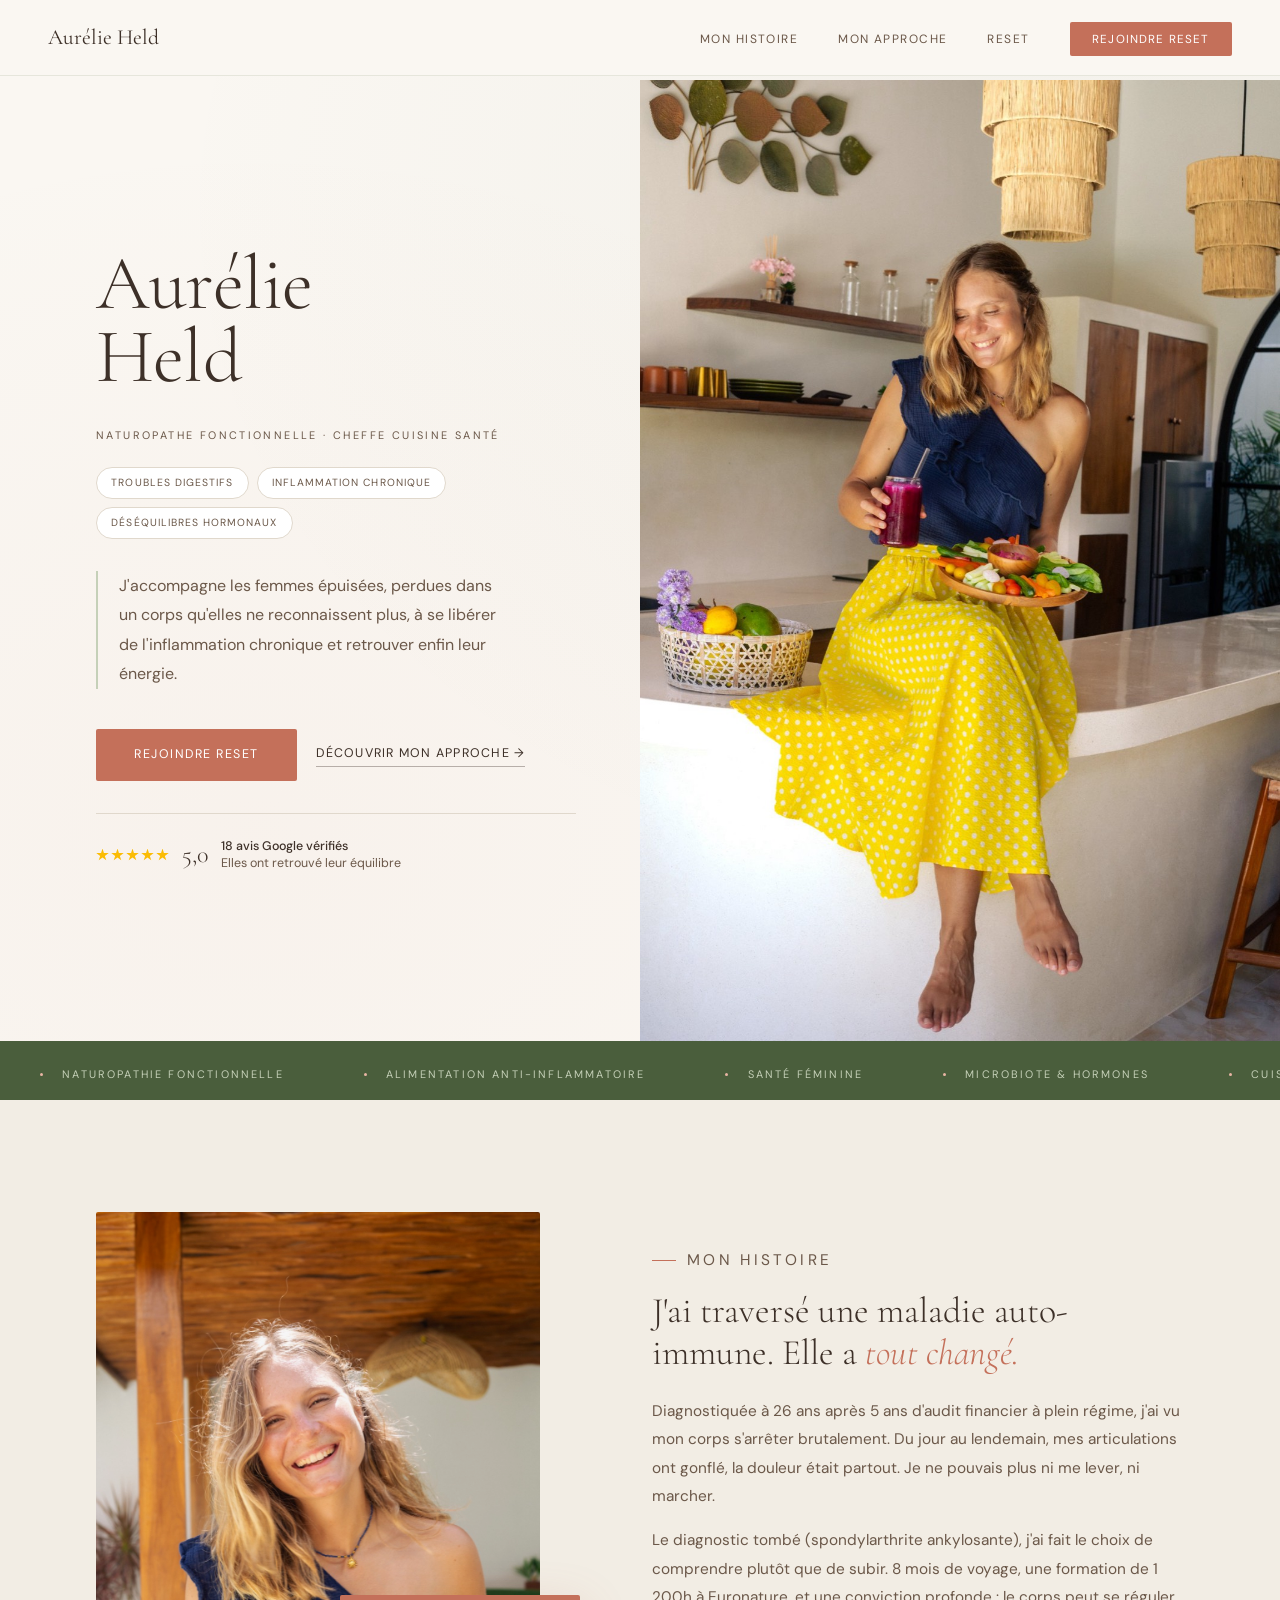
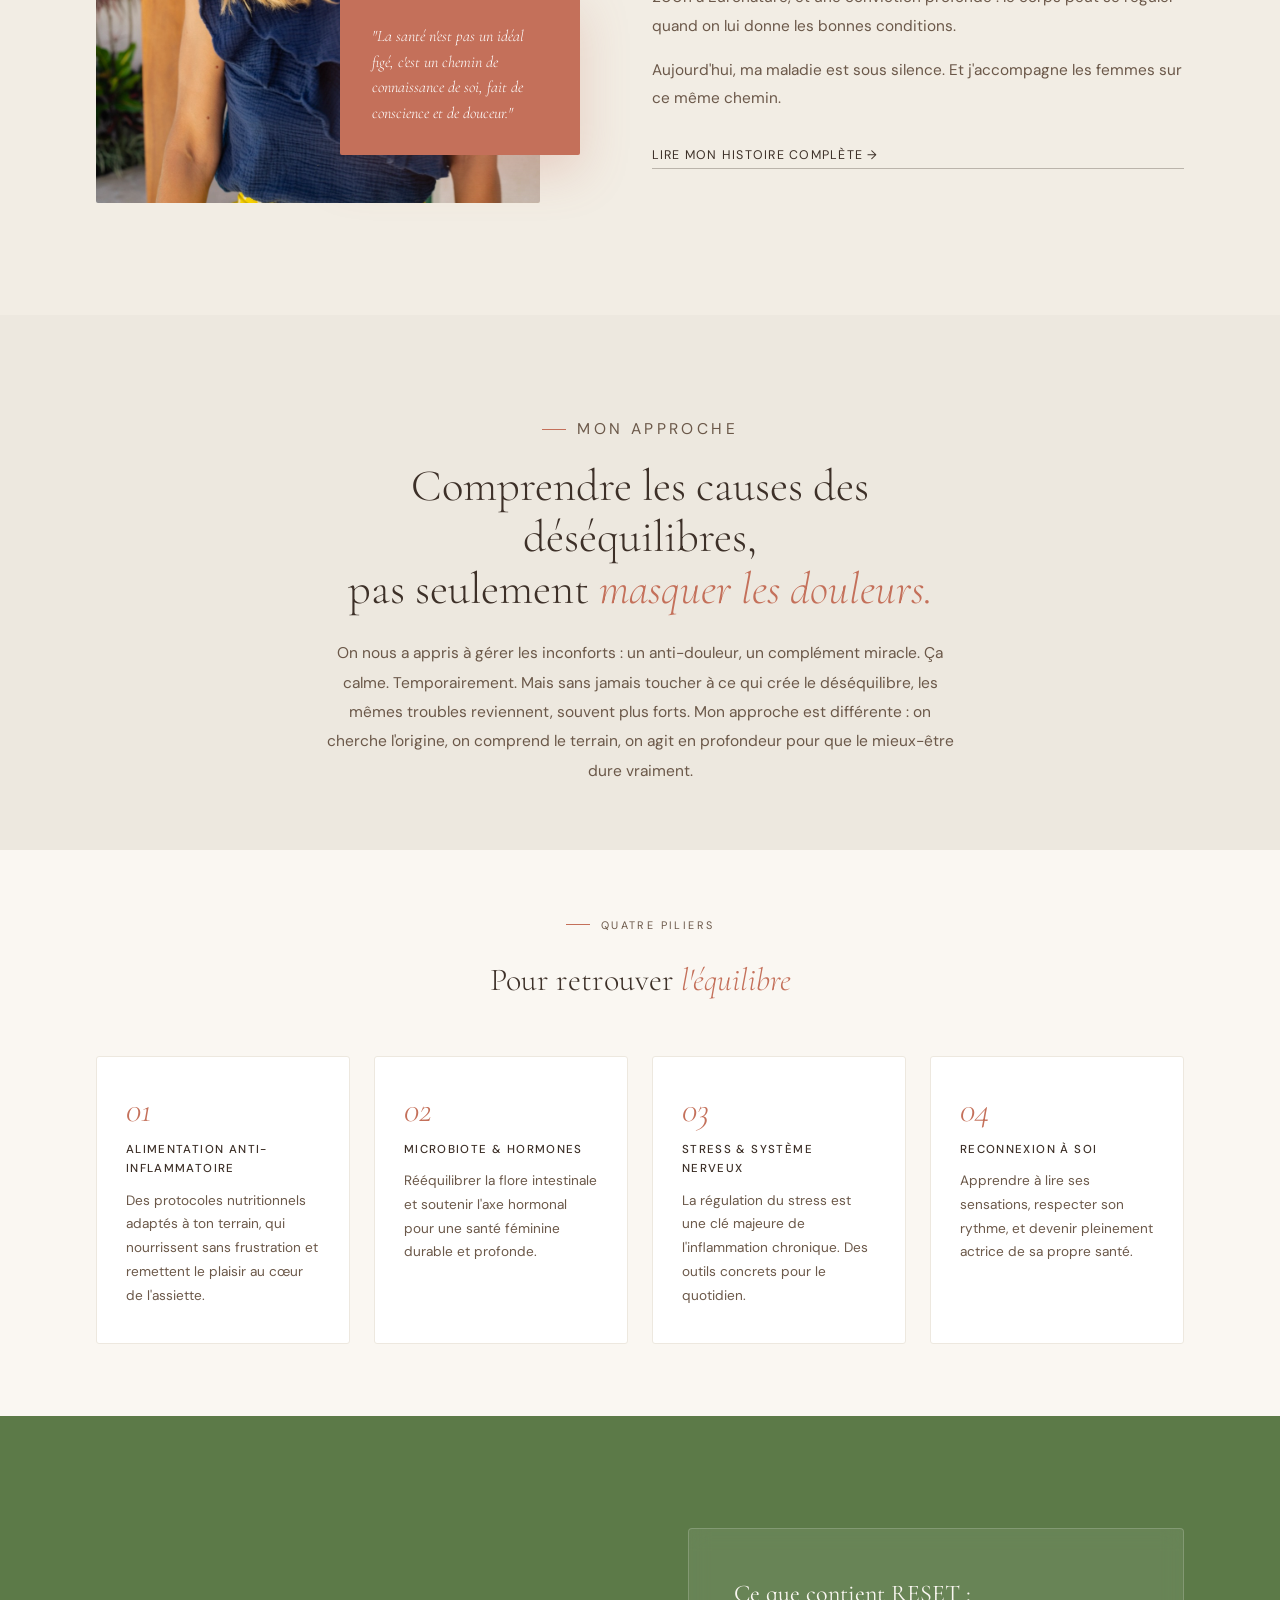
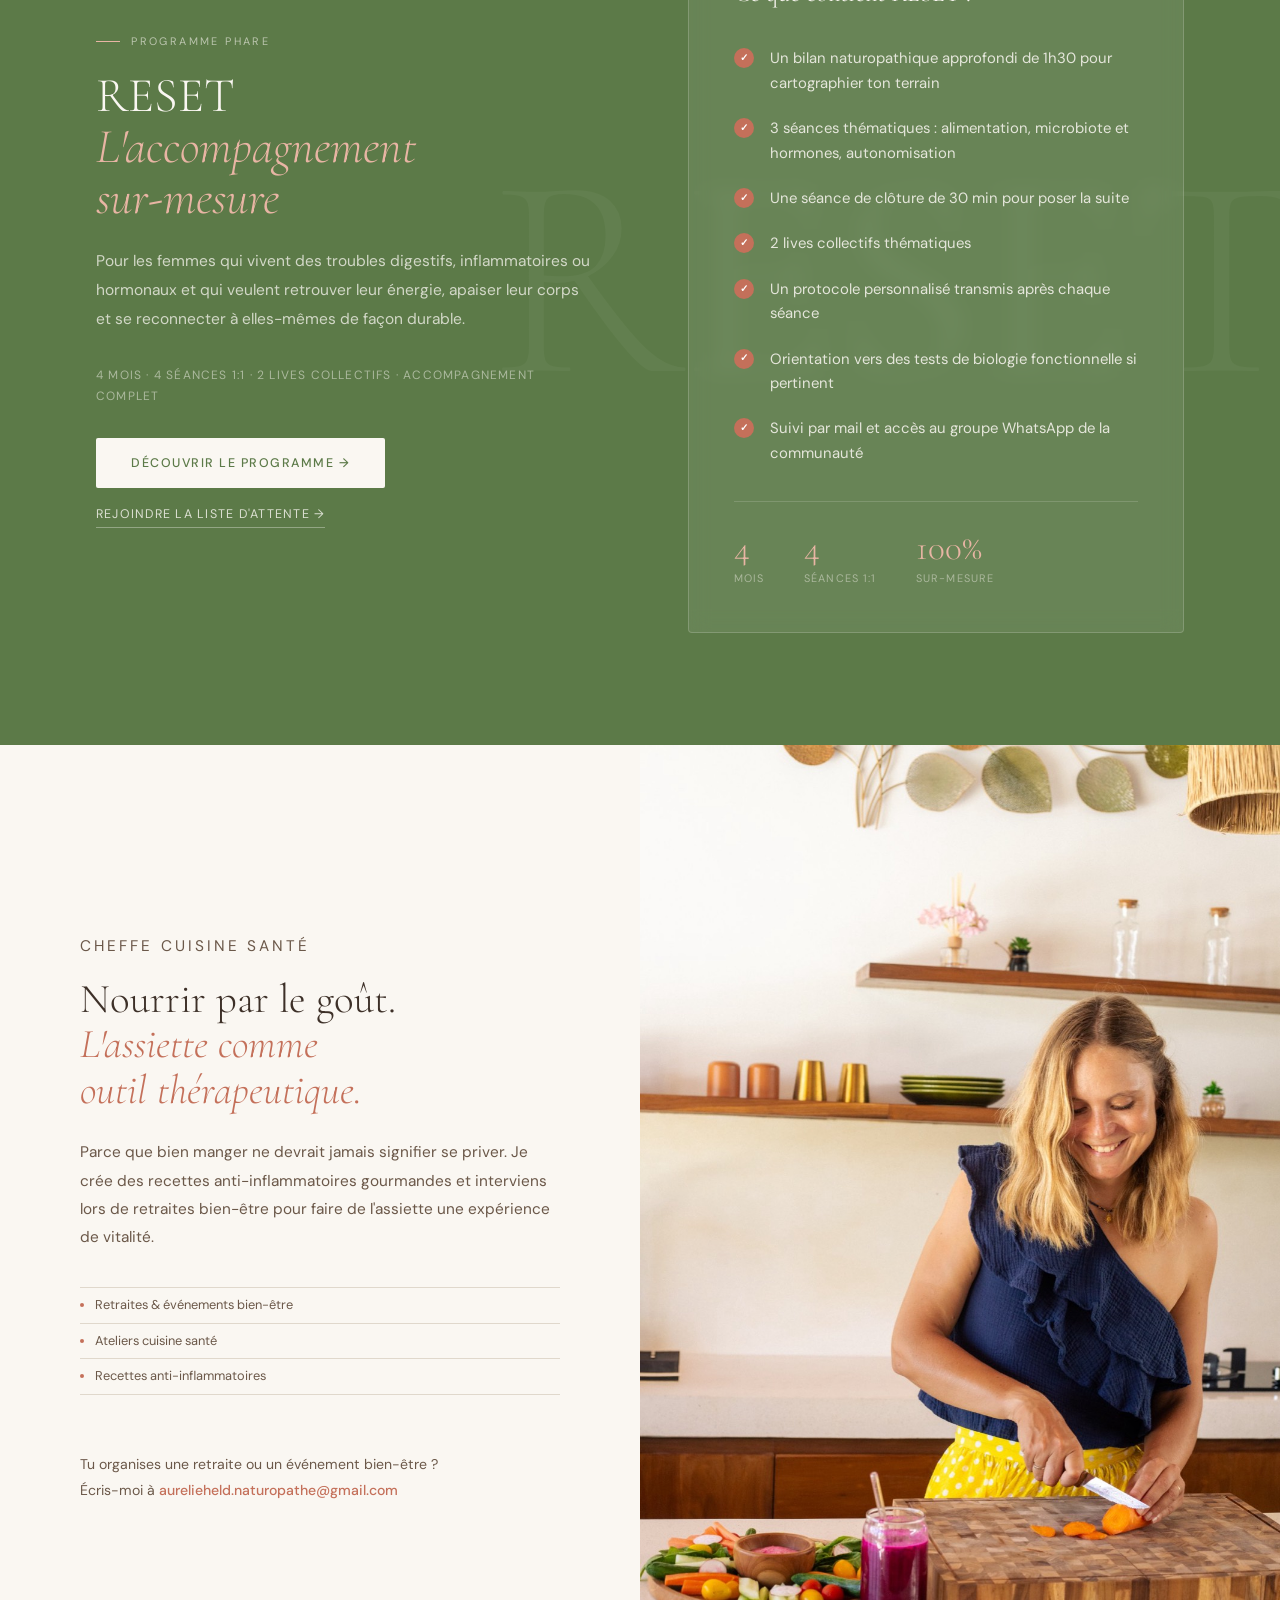
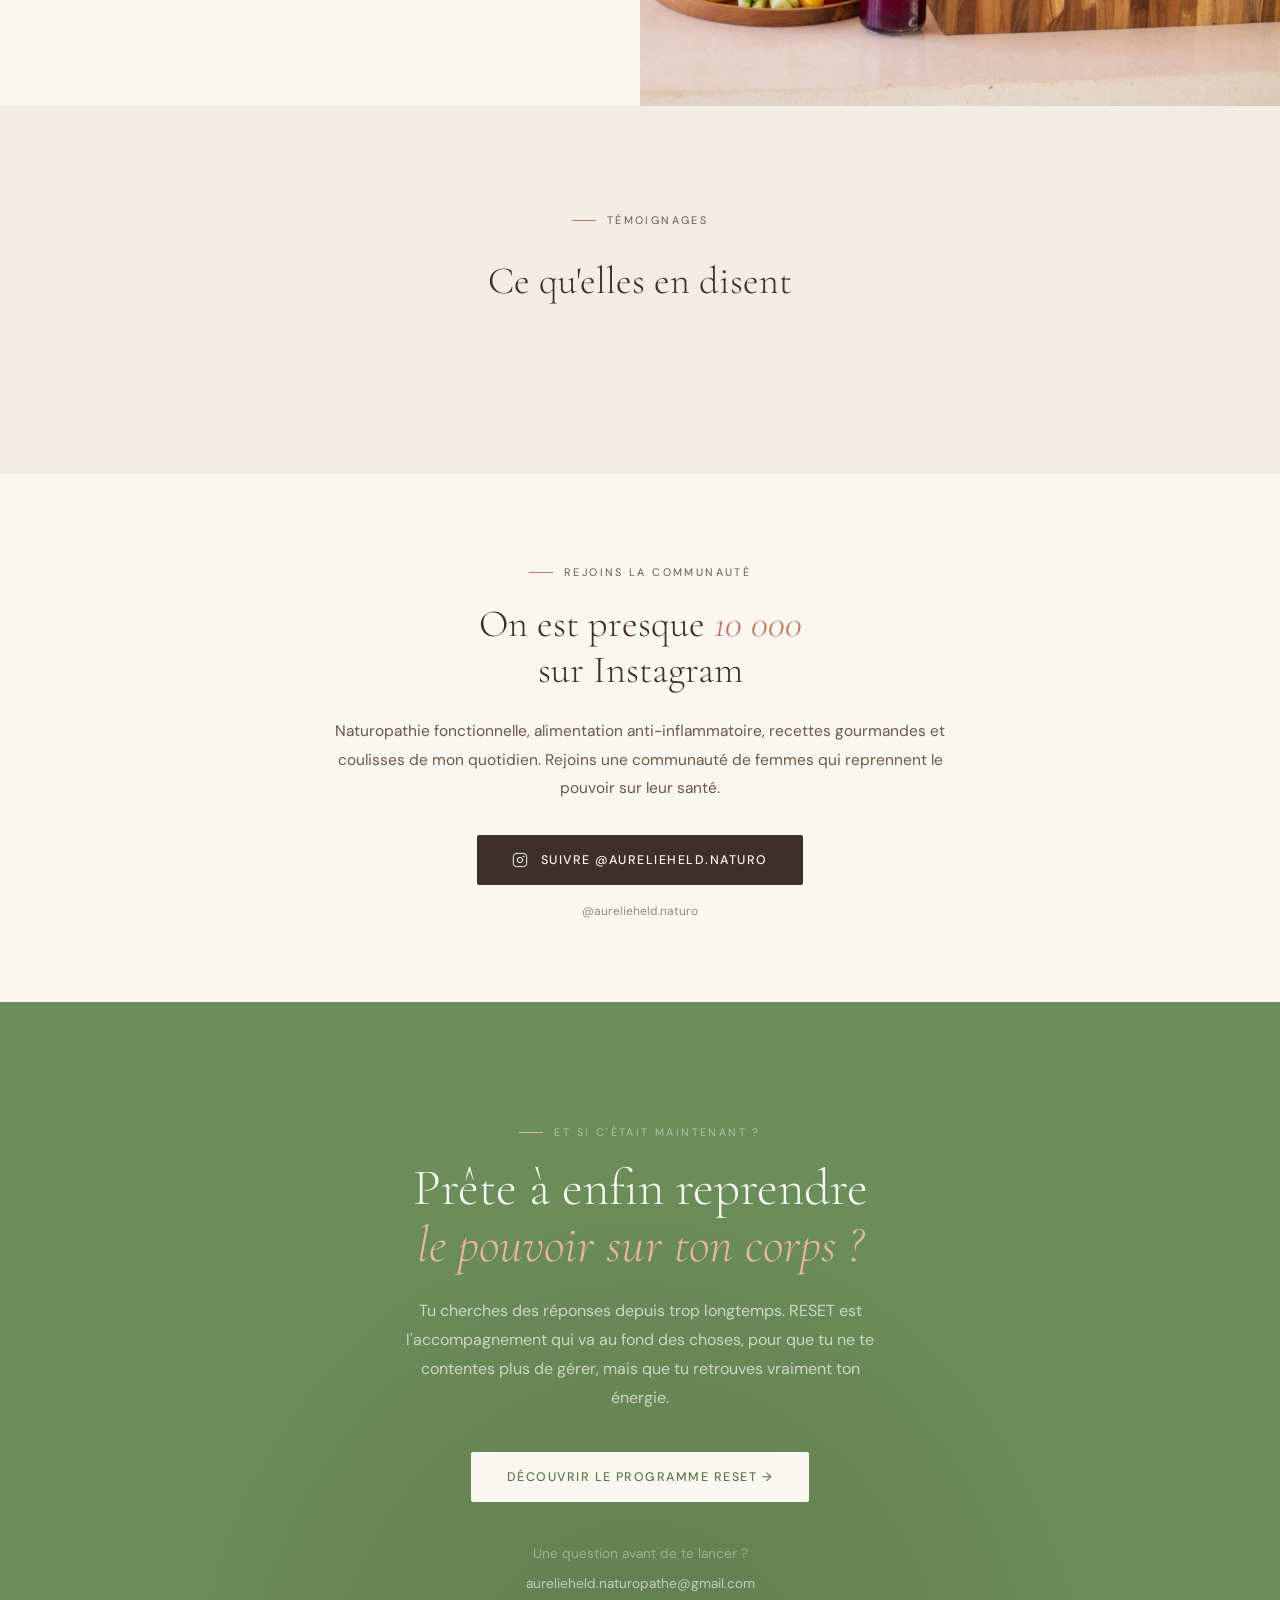
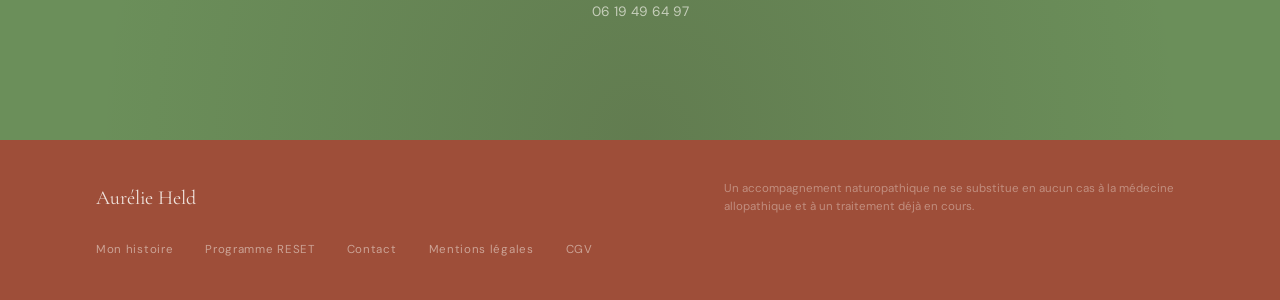
<file: aurelieheld-homepage-premium_1.html>
<!DOCTYPE html>
<html lang="fr">
<head>
<meta charset="UTF-8">
<meta name="viewport" content="width=device-width, initial-scale=1.0">
<title>Aurélie Held, Naturopathe fonctionnelle & Cheffe cuisine santé</title>
<meta name="description" content="Aurélie Held, naturopathe certifiée spécialisée dans les troubles digestifs, inflammatoires et hormonaux. Programme RESET, accompagnement sur-mesure 6 mois.">
<link rel="preconnect" href="https://fonts.googleapis.com">
<link rel="preconnect" href="https://fonts.gstatic.com" crossorigin>
<link href="https://fonts.googleapis.com/css2?family=Cormorant+Garamond:ital,wght@0,300;0,400;0,500;1,300;1,400&family=DM+Sans:wght@300;400;500&display=swap" rel="stylesheet">

<style>
/* ══════════════════════════════════════════
   VARIABLES & RESET
══════════════════════════════════════════ */
:root {
  --cream: #FAF7F2;
  --warm-linen: #F2EDE4;
  --terracotta: #C4705A;
  --terracotta-light: #E8B5A4;
  --terracotta-dark: #9E4E39;
  --sage-light: #C5D0B8;
  --sage-dark: #4A5E3C;
  --sage-bg: #EDF1E8;
  --bark: #3D3028;
  --bark-mid: #6B5849;
  --linen: #EDE8DF;
  --linen-deep: #E0D8CC;
  --green-reset: #5C7A48;
  --green-strip: #4A5E3C;
  --green-cta: #6B8F5A;
  --gold: #C9A96E;
}

*, *::before, *::after { margin: 0; padding: 0; box-sizing: border-box; }
html { scroll-behavior: smooth; }
body { font-family: 'DM Sans', sans-serif; background: var(--cream); color: var(--bark); font-size: 16px; line-height: 1.7; overflow-x: hidden; }
img { display: block; max-width: 100%; }
a { text-decoration: none; color: inherit; }

/* ══════════════════════════════════════════
   ANIMATIONS
══════════════════════════════════════════ */
@keyframes fadeUp {
  from { opacity: 0; transform: translateY(24px); }
  to   { opacity: 1; transform: translateY(0); }
}
@keyframes fadeIn {
  from { opacity: 0; }
  to   { opacity: 1; }
}
@keyframes scrollLeft {
  from { transform: translateX(0); }
  to   { transform: translateX(-50%); }
}
@keyframes scrollAvis {
  from { transform: translateX(0); }
  to   { transform: translateX(-50%); }
}
@keyframes pulse {
  0%, 100% { opacity: 1; }
  50% { opacity: 0.6; }
}

.fade-up { animation: fadeUp 0.8s ease forwards; }
.fade-up-2 { animation: fadeUp 0.8s 0.15s ease both; }
.fade-up-3 { animation: fadeUp 0.8s 0.3s ease both; }
.fade-up-4 { animation: fadeUp 0.8s 0.45s ease both; }
.fade-up-5 { animation: fadeUp 0.8s 0.6s ease both; }

/* ══════════════════════════════════════════
   UTILITAIRES
══════════════════════════════════════════ */
.section-label {
  display: inline-flex; align-items: center; gap: 0.7rem;
  font-size: 0.68rem; letter-spacing: 0.22em; text-transform: uppercase;
  color: var(--bark-mid); margin-bottom: 1.2rem;
}
.section-label::before {
  content: ''; display: block; width: 24px; height: 1px; background: var(--terracotta);
}

/* ══════════════════════════════════════════
   BOUTONS
══════════════════════════════════════════ */
.btn-primary {
  background: var(--terracotta); color: white;
  padding: 0.95rem 2.4rem;
  font-size: 0.78rem; letter-spacing: 0.12em; text-transform: uppercase;
  border-radius: 2px; display: inline-block;
  transition: background 0.25s, transform 0.2s, box-shadow 0.2s;
  border: none; cursor: pointer; font-family: 'DM Sans', sans-serif;
}
.btn-primary:hover { background: var(--terracotta-dark); transform: translateY(-1px); box-shadow: 0 8px 24px rgba(196,112,90,0.3); }

.btn-ghost {
  color: var(--bark); font-size: 0.78rem; letter-spacing: 0.1em;
  text-transform: uppercase; display: inline-flex; align-items: center; gap: 0.5rem;
  border-bottom: 1px solid rgba(61,48,40,0.35); padding-bottom: 2px;
  transition: color 0.2s, border-color 0.2s;
}
.btn-ghost:hover { color: var(--terracotta); border-color: var(--terracotta); }

.btn-ghost-light {
  color: rgba(250,247,242,0.8); font-size: 0.78rem; letter-spacing: 0.1em;
  text-transform: uppercase; display: inline-flex; align-items: center; gap: 0.5rem;
  border-bottom: 1px solid rgba(250,247,242,0.35); padding-bottom: 2px;
  transition: color 0.2s;
}
.btn-ghost-light:hover { color: var(--terracotta-light); }

.btn-cream {
  background: var(--cream); color: var(--green-reset);
  padding: 0.9rem 2.2rem; font-size: 0.78rem; letter-spacing: 0.12em;
  text-transform: uppercase; border-radius: 2px; display: inline-block;
  font-weight: 500; transition: background 0.25s, transform 0.2s;
  font-family: 'DM Sans', sans-serif;
}
.btn-cream:hover { background: var(--terracotta-light); transform: translateY(-1px); }

/* ══════════════════════════════════════════
   NAV
══════════════════════════════════════════ */
nav {
  position: fixed; top: 0; left: 0; right: 0; z-index: 100;
  display: flex; justify-content: space-between; align-items: center;
  padding: 1.2rem 3rem;
  background: rgba(250,247,242,0.96);
  backdrop-filter: blur(12px);
  border-bottom: 0.5px solid rgba(138,155,124,0.18);
  transition: box-shadow 0.3s;
}
nav.scrolled { box-shadow: 0 2px 20px rgba(61,48,40,0.08); }
.nav-logo { font-family: 'Cormorant Garamond', serif; font-size: 1.35rem; font-weight: 400; color: var(--bark); }
.nav-links { display: flex; gap: 2.5rem; list-style: none; align-items: center; }
.nav-links a { font-size: 0.75rem; letter-spacing: 0.12em; text-transform: uppercase; color: var(--bark-mid); transition: color 0.2s; }
.nav-links a:hover { color: var(--terracotta); }
.nav-cta {
  background: var(--terracotta) !important; color: white !important;
  padding: 0.55rem 1.4rem; border-radius: 2px;
  font-size: 0.73rem !important; letter-spacing: 0.1em !important;
  transition: background 0.2s !important;
}
.nav-cta:hover { background: var(--terracotta-dark) !important; }

/* ══════════════════════════════════════════
   HERO
══════════════════════════════════════════ */
.hero {
  min-height: 100vh;
  display: grid; grid-template-columns: 1fr 1fr;
  padding-top: 5rem;
  background: var(--cream);
  position: relative;
  overflow: hidden;
}

/* Texture subtile en background */
.hero::before {
  content: '';
  position: absolute; inset: 0;
  background: radial-gradient(ellipse at 20% 80%, rgba(196,112,90,0.04) 0%, transparent 60%),
              radial-gradient(ellipse at 80% 20%, rgba(74,94,60,0.04) 0%, transparent 60%);
  pointer-events: none;
}

.hero-left {
  display: flex; flex-direction: column; justify-content: center;
  padding: 5rem 4rem 5rem 6rem;
  position: relative; z-index: 1;
}

.hero-eyebrow {
  font-size: 0.68rem; letter-spacing: 0.22em; text-transform: uppercase;
  color: var(--bark-mid); margin-bottom: 1.4rem; margin-top: 0.6rem;
  display: flex; align-items: center; gap: 0.8rem;
}

.hero-name {
  font-family: 'Cormorant Garamond', serif;
  font-size: clamp(3.5rem, 6vw, 6rem);
  font-weight: 300; line-height: 0.95;
  color: var(--bark); margin-bottom: 1.4rem;
  letter-spacing: -0.01em;
}

.hero-specialite {
  font-family: 'Cormorant Garamond', serif;
  font-size: 1.25rem; font-weight: 300; font-style: italic;
  color: var(--bark-mid); margin-bottom: 1.4rem; line-height: 1.4;
}

.hero-pills {
  display: flex; gap: 0.5rem; flex-wrap: wrap; margin-bottom: 2rem;
}
.hero-pill {
  font-size: 0.65rem; letter-spacing: 0.1em; text-transform: uppercase;
  color: var(--bark-mid); background: white;
  padding: 0.38rem 0.9rem; border-radius: 30px;
  border: 0.5px solid var(--linen-deep);
  transition: border-color 0.2s, color 0.2s;
}
.hero-pill:hover { border-color: var(--terracotta); color: var(--terracotta); }

.hero-sub {
  font-size: 1rem; color: var(--bark-mid);
  max-width: 400px; line-height: 1.85;
  margin-bottom: 2.5rem;
  border-left: 2px solid var(--sage-light); padding-left: 1.3rem;
}

.hero-actions { display: flex; gap: 1.2rem; align-items: center; flex-wrap: wrap; }

.hero-trust {
  display: flex; align-items: center; gap: 0.8rem;
  margin-top: 2rem; padding-top: 1.5rem;
  border-top: 0.5px solid var(--linen-deep);
}
.hero-trust-stars { display: flex; gap: 2px; }
.hero-trust-star { width: 13px; height: 13px; background: #FBBC04; clip-path: polygon(50% 0%,61% 35%,98% 35%,68% 57%,79% 91%,50% 70%,21% 91%,32% 57%,2% 35%,39% 35%); }
.hero-trust-score { font-family: 'Cormorant Garamond', serif; font-size: 1.5rem; font-weight: 300; color: var(--bark); line-height: 1; }
.hero-trust-text { font-size: 0.78rem; color: var(--bark-mid); line-height: 1.4; }
.hero-trust-text strong { color: var(--bark); font-weight: 500; display: block; }

.hero-right {
  position: relative; overflow: hidden;
  background: var(--linen);
}
.hero-right img {
  width: 100%; height: 100%;
  object-fit: cover; object-position: center 15%;
  display: block;
  transition: transform 0.6s ease;
}
.hero-right:hover img { transform: scale(1.02); }

/* ══════════════════════════════════════════
   SCROLL STRIP
══════════════════════════════════════════ */
.scroll-strip { background: var(--green-strip); padding: 1rem 0; overflow: hidden; white-space: nowrap; }
.scroll-track { display: inline-flex; animation: scrollLeft 30s linear infinite; }
.scroll-track:hover { animation-play-state: paused; }
.scroll-item { display: inline-flex; align-items: center; gap: 1.2rem; font-size: 0.68rem; letter-spacing: 0.2em; text-transform: uppercase; color: var(--sage-light); padding: 0 2.5rem; }
.scroll-dot { width: 3px; height: 3px; border-radius: 50%; background: var(--terracotta-light); flex-shrink: 0; }

/* ══════════════════════════════════════════
   MON HISTOIRE
══════════════════════════════════════════ */
.story {
  padding: 7rem 6rem;
  display: grid; grid-template-columns: 1fr 1.2fr;
  gap: 7rem; align-items: center;
  background: var(--warm-linen);
}
.story-visual { position: relative; }
.story-visual img {
  width: 100%; aspect-ratio: 3/4;
  object-fit: cover; object-position: center top;
  border-radius: 2px; display: block;
  filter: brightness(0.97) saturate(1.05);
}
.story-quote-box {
  position: absolute; right: -2.5rem; bottom: 3rem;
  background: var(--terracotta);
  padding: 1.8rem 2rem; max-width: 240px; border-radius: 2px;
  box-shadow: 0 16px 48px rgba(196,112,90,0.25);
}
.story-quote-box p {
  font-family: 'Cormorant Garamond', serif;
  font-size: 1rem; font-style: italic; font-weight: 300;
  color: white; line-height: 1.6;
}
.story-content { display: flex; flex-direction: column; }
.story-label {
  font-size: 0.68rem; letter-spacing: 0.22em; text-transform: uppercase;
  color: var(--terracotta); margin-bottom: 1.2rem;
  display: flex; align-items: center; gap: 0.7rem;
}
.story-label::before { content: ''; display: block; width: 24px; height: 1px; background: var(--terracotta); }
.story-content h2 {
  font-family: 'Cormorant Garamond', serif;
  font-size: clamp(1.8rem, 2.8vw, 2.8rem);
  font-weight: 300; line-height: 1.15; color: var(--bark); margin-bottom: 1.5rem;
}
.story-content h2 em { color: var(--terracotta); font-style: italic; }
.story-content p { color: var(--bark-mid); margin-bottom: 1rem; line-height: 1.85; font-size: 0.96rem; }
.story-link {
  display: inline-flex; align-items: center; gap: 0.5rem;
  color: var(--bark); font-size: 0.78rem; letter-spacing: 0.1em;
  text-transform: uppercase; margin-top: 1rem;
  border-bottom: 1px solid rgba(61,48,40,0.3); padding-bottom: 2px;
  transition: color 0.2s;
}
.story-link:hover { color: var(--terracotta); }

/* ══════════════════════════════════════════
   MON APPROCHE — bloc unifié premium
══════════════════════════════════════════ */
.approche { background: var(--linen); }

.approche-header {
  padding: 6rem 8rem 4rem;
  text-align: center;
  max-width: 900px; margin: 0 auto;
}
.approche-header h2 {
  font-family: 'Cormorant Garamond', serif;
  font-size: clamp(2.2rem, 3.5vw, 3.4rem);
  font-weight: 300; line-height: 1.15; color: var(--bark);
  margin-top: 1rem; margin-bottom: 1.5rem;
}
.approche-header h2 em { color: var(--terracotta); font-style: italic; }
.approche-header p { color: var(--bark-mid); line-height: 1.9; font-size: 0.97rem; max-width: 680px; margin: 0 auto; }

/* Piliers — 4 colonnes sur fond crème */
.piliers-wrap { background: var(--cream); padding: 3.5rem 6rem 4.5rem; }
.piliers-intro { text-align: center; margin-bottom: 3rem; }
.piliers-intro h3 {
  font-family: 'Cormorant Garamond', serif;
  font-size: clamp(1.6rem, 2.5vw, 2.2rem);
  font-weight: 300; color: var(--bark);
}
.piliers-intro h3 em { font-style: italic; color: var(--terracotta); }
.piliers-grid { display: grid; grid-template-columns: repeat(4, 1fr); gap: 1.5rem; }
.pilier {
  padding: 2.2rem 1.8rem;
  background: white;
  border: 0.5px solid var(--linen);
  border-radius: 3px;
  transition: box-shadow 0.25s, transform 0.25s, border-color 0.25s;
  cursor: default;
}
.pilier:hover {
  box-shadow: 0 12px 40px rgba(61,48,40,0.08);
  transform: translateY(-4px);
  border-color: var(--terracotta-light);
}
.pilier-num {
  font-family: 'Cormorant Garamond', serif;
  font-size: 2.2rem; font-weight: 300; font-style: italic;
  color: var(--terracotta); margin-bottom: 0.8rem; line-height: 1;
}
.pilier h4 {
  font-size: 0.72rem; font-weight: 500; letter-spacing: 0.12em;
  text-transform: uppercase; color: var(--bark); margin-bottom: 0.6rem;
}
.pilier p { font-size: 0.85rem; color: var(--bark-mid); line-height: 1.75; }
.pilier-icon { font-size: 1.4rem; margin-bottom: 0.8rem; display: block; }

/* ══════════════════════════════════════════
   RESET
══════════════════════════════════════════ */
.reset-section {
  background: var(--green-reset);
  padding: 7rem 6rem;
  display: grid; grid-template-columns: 1fr 1fr;
  gap: 6rem; align-items: center;
  position: relative; overflow: hidden;
}
.reset-section::before {
  content: 'RESET';
  position: absolute; right: -2rem; top: 50%;
  transform: translateY(-50%);
  font-family: 'Cormorant Garamond', serif;
  font-size: 18rem; font-weight: 300;
  color: rgba(255,255,255,0.04);
  line-height: 1; pointer-events: none;
  user-select: none;
}
.reset-label {
  font-size: 0.68rem; letter-spacing: 0.22em; text-transform: uppercase;
  color: rgba(250,247,242,0.6); margin-bottom: 1.2rem;
  display: flex; align-items: center; gap: 0.7rem;
}
.reset-label::before { content: ''; width: 24px; height: 1px; background: var(--terracotta-light); display: block; }
.reset-section h2 {
  font-family: 'Cormorant Garamond', serif;
  font-size: clamp(2.2rem, 3.8vw, 4rem);
  font-weight: 300; color: var(--cream); line-height: 1.05; margin-bottom: 1.5rem;
}
.reset-section h2 em { color: var(--terracotta-light); font-style: italic; }
.reset-desc { color: rgba(250,247,242,0.75); margin-bottom: 2rem; line-height: 1.85; font-size: 0.97rem; }
.reset-price-wrap { display: flex; align-items: baseline; gap: 0.8rem; margin-bottom: 0.5rem; }
.reset-price {
  font-family: 'Cormorant Garamond', serif;
  font-size: 3.5rem; font-weight: 300; color: var(--cream); line-height: 1;
}
.reset-price-label { font-size: 0.75rem; color: rgba(250,247,242,0.5); letter-spacing: 0.1em; text-transform: uppercase; }
.reset-actions { display: flex; gap: 1rem; flex-wrap: wrap; margin-top: 2rem; }

.reset-card {
  background: rgba(255,255,255,0.08);
  border: 0.5px solid rgba(255,255,255,0.18);
  border-radius: 4px; padding: 2.8rem;
  backdrop-filter: blur(10px);
  position: relative; z-index: 1;
}
.reset-card h3 {
  font-family: 'Cormorant Garamond', serif;
  font-size: 1.5rem; font-weight: 400; color: var(--cream);
  margin-bottom: 2rem;
}
.reset-items { list-style: none; display: flex; flex-direction: column; gap: 1.3rem; }
.reset-items li {
  display: flex; align-items: flex-start; gap: 1rem;
  color: rgba(250,247,242,0.85); font-size: 0.93rem; line-height: 1.65;
}
.reset-check {
  width: 20px; height: 20px; border-radius: 50%;
  background: var(--terracotta); flex-shrink: 0;
  display: flex; align-items: center; justify-content: center; margin-top: 2px;
}
.reset-check::after { content: '✓'; color: white; font-size: 0.62rem; font-weight: 700; }
.reset-format {
  margin-top: 2.2rem; padding-top: 1.8rem;
  border-top: 0.5px solid rgba(255,255,255,0.15);
  display: flex; gap: 2.5rem;
}
.reset-format-item .num {
  font-family: 'Cormorant Garamond', serif;
  font-size: 2.2rem; font-weight: 300; color: var(--terracotta-light); line-height: 1;
}
.reset-format-item .lbl { font-size: 0.68rem; color: rgba(250,247,242,0.45); letter-spacing: 0.1em; text-transform: uppercase; margin-top: 0.2rem; }

/* ══════════════════════════════════════════
   LISTE D'ATTENTE
══════════════════════════════════════════ */
.waitlist {
  background: var(--bark);
  padding: 6rem;
  text-align: center;
  position: relative; overflow: hidden;
}
.waitlist::before {
  content: '';
  position: absolute; inset: 0;
  background: radial-gradient(ellipse at 50% 0%, rgba(196,112,90,0.12) 0%, transparent 60%);
  pointer-events: none;
}
.waitlist .section-label { justify-content: center; color: rgba(250,247,242,0.45); }
.waitlist .section-label::before { background: var(--terracotta-light); }
.waitlist h2 {
  font-family: 'Cormorant Garamond', serif;
  font-size: clamp(2.2rem, 4vw, 4rem);
  font-weight: 300; color: var(--cream); line-height: 1.1;
  max-width: 700px; margin: 0 auto 1.5rem;
  position: relative; z-index: 1;
}
.waitlist h2 em { color: var(--terracotta-light); font-style: italic; }
.waitlist-sub {
  color: rgba(250,247,242,0.65); font-size: 1rem; line-height: 1.8;
  max-width: 520px; margin: 0 auto 3rem;
  position: relative; z-index: 1;
}
.waitlist-form {
  display: flex; gap: 0; max-width: 480px;
  margin: 0 auto 1.2rem;
  box-shadow: 0 8px 32px rgba(0,0,0,0.2);
  border-radius: 3px; overflow: hidden;
  position: relative; z-index: 1;
}
.waitlist-input {
  flex: 1; padding: 1rem 1.5rem;
  font-family: 'DM Sans', sans-serif; font-size: 0.9rem;
  border: none; outline: none;
  background: rgba(255,255,255,0.95); color: var(--bark);
}
.waitlist-input::placeholder { color: var(--bark-mid); }
.waitlist-btn {
  background: var(--terracotta); color: white;
  padding: 1rem 2rem; border: none; cursor: pointer;
  font-family: 'DM Sans', sans-serif;
  font-size: 0.75rem; letter-spacing: 0.12em; text-transform: uppercase;
  transition: background 0.2s; white-space: nowrap;
}
.waitlist-btn:hover { background: var(--terracotta-dark); }
.waitlist-note {
  font-size: 0.75rem; color: rgba(250,247,242,0.4);
  position: relative; z-index: 1;
}
.waitlist-stats {
  display: flex; gap: 3rem; justify-content: center;
  margin-top: 3.5rem; padding-top: 3rem;
  border-top: 0.5px solid rgba(255,255,255,0.08);
  position: relative; z-index: 1;
}
.waitlist-stat .num {
  font-family: 'Cormorant Garamond', serif;
  font-size: 2.8rem; font-weight: 300; color: var(--terracotta-light);
  line-height: 1; display: block;
}
.waitlist-stat .lbl { font-size: 0.72rem; color: rgba(250,247,242,0.45); letter-spacing: 0.1em; text-transform: uppercase; }

/* ══════════════════════════════════════════
   CUISINE SANTÉ
══════════════════════════════════════════ */
.cuisine {
  background: var(--cream);
  display: grid; grid-template-columns: 1fr 1fr;
  min-height: 560px;
}
.cuisine-content {
  display: flex; flex-direction: column; justify-content: center;
  padding: 5.5rem 5rem;
}
.cuisine-eyebrow { font-size: 0.68rem; letter-spacing: 0.2em; text-transform: uppercase; color: var(--terracotta); font-style: italic; margin-bottom: 0.5rem; }
.cuisine-sublabel { font-size: 0.68rem; letter-spacing: 0.2em; text-transform: uppercase; color: var(--bark-mid); margin-bottom: 1.5rem; }
.cuisine-content h2 {
  font-family: 'Cormorant Garamond', serif;
  font-size: clamp(2rem, 3.2vw, 3.2rem);
  font-weight: 300; color: var(--bark); line-height: 1.12; margin-bottom: 1.5rem;
}
.cuisine-content h2 em { color: var(--terracotta); font-style: italic; }
.cuisine-content p { color: var(--bark-mid); margin-bottom: 1rem; line-height: 1.85; font-size: 0.96rem; }
.cuisine-services { display: flex; gap: 0; margin: 1.2rem 0 2rem; flex-direction: column; }
.cuisine-service { font-size: 0.8rem; color: var(--bark-mid); padding: 0.4rem 0; display: flex; align-items: center; gap: 0.7rem; border-bottom: 0.5px solid var(--linen-deep); }
.cuisine-service:first-child { border-top: 0.5px solid var(--linen-deep); }
.cuisine-service::before { content: ''; width: 4px; height: 4px; border-radius: 50%; background: var(--terracotta); flex-shrink: 0; }
.cuisine-btns { display: flex; gap: 1rem; flex-wrap: wrap; }
.btn-sage { background: var(--sage-dark); color: var(--cream); padding: 0.85rem 2rem; font-size: 0.75rem; letter-spacing: 0.12em; text-transform: uppercase; border-radius: 2px; display: inline-block; transition: background 0.25s; font-family: 'DM Sans', sans-serif; }
.btn-sage:hover { background: var(--bark); }
.btn-sage-outline { color: var(--sage-dark); font-size: 0.75rem; letter-spacing: 0.1em; text-transform: uppercase; display: inline-flex; align-items: center; gap: 0.5rem; padding-bottom: 2px; border-bottom: 1px solid var(--sage-dark); transition: color 0.2s; }
.btn-sage-outline:hover { color: var(--terracotta); border-color: var(--terracotta); }
.cuisine-photo { overflow: hidden; position: relative; }
.cuisine-photo img { width: 100%; height: 100%; object-fit: cover; display: block; transition: transform 0.6s ease; }
.cuisine-photo:hover img { transform: scale(1.03); }

/* ══════════════════════════════════════════
   AVIS GOOGLE
══════════════════════════════════════════ */
.avis { background: var(--warm-linen); padding: 6rem; overflow: hidden; }
.avis-header { text-align: center; margin-bottom: 4rem; }
.avis-header h2 {
  font-family: 'Cormorant Garamond', serif;
  font-size: clamp(2rem, 3vw, 3rem);
  font-weight: 300; color: var(--bark); margin-bottom: 1.5rem;
}
.avis-google-badge { display: flex; align-items: center; gap: 1.5rem; justify-content: center; margin-top: 1.5rem; }
.avis-score { font-family: 'Cormorant Garamond', serif; font-size: 3.5rem; font-weight: 300; color: var(--bark); line-height: 1; }
.avis-meta { display: flex; flex-direction: column; gap: 0.3rem; }
.stars-row { display: flex; gap: 3px; }
.star { width: 15px; height: 15px; clip-path: polygon(50% 0%,61% 35%,98% 35%,68% 57%,79% 91%,50% 70%,21% 91%,32% 57%,2% 35%,39% 35%); background: #FBBC04; }
.avis-count { font-size: 0.82rem; color: var(--bark-mid); margin-top: 0.2rem; }
.avis-track-wrap { overflow: hidden; position: relative; }
.avis-track-wrap::before, .avis-track-wrap::after { content: ''; position: absolute; top: 0; bottom: 0; width: 100px; z-index: 2; pointer-events: none; }
.avis-track-wrap::before { left: 0; background: linear-gradient(to right, var(--warm-linen), transparent); }
.avis-track-wrap::after { right: 0; background: linear-gradient(to left, var(--warm-linen), transparent); }
.avis-track { display: flex; gap: 1.5rem; animation: scrollAvis 40s linear infinite; width: max-content; }
.avis-track:hover { animation-play-state: paused; }
.avis-card { background: white; border: 0.5px solid var(--linen-deep); border-radius: 6px; padding: 2rem; width: 330px; flex-shrink: 0; transition: box-shadow 0.2s; }
.avis-card:hover { box-shadow: 0 8px 32px rgba(61,48,40,0.08); }
.avis-top { display: flex; align-items: center; gap: 0.8rem; margin-bottom: 1rem; }
.avis-avatar { width: 42px; height: 42px; border-radius: 50%; background: var(--sage-bg); display: flex; align-items: center; justify-content: center; font-family: 'Cormorant Garamond', serif; font-size: 1.2rem; color: var(--sage-dark); font-weight: 500; }
.avis-name { font-size: 0.88rem; font-weight: 500; color: var(--bark); }
.avis-text { font-size: 0.9rem; color: var(--bark-mid); line-height: 1.75; font-style: italic; }
.avis-google-line { display: flex; align-items: center; gap: 0.4rem; margin-top: 1rem; font-size: 0.7rem; color: var(--bark-mid); }
.google-dot { width: 8px; height: 8px; border-radius: 50%; background: #4285F4; flex-shrink: 0; }

/* ══════════════════════════════════════════
   INSTAGRAM
══════════════════════════════════════════ */
.instagram { background: var(--cream); padding: 5rem 6rem; }
.instagram-header { display: flex; justify-content: space-between; align-items: flex-end; margin-bottom: 2rem; }
.instagram-header h2 { font-family: 'Cormorant Garamond', serif; font-size: clamp(1.6rem, 2.5vw, 2.4rem); font-weight: 300; color: var(--bark); }
.instagram-handle { font-size: 0.8rem; color: var(--bark-mid); letter-spacing: 0.06em; border-bottom: 1px solid var(--linen-deep); padding-bottom: 2px; transition: color 0.2s, border-color 0.2s; }
.instagram-handle:hover { color: var(--terracotta); border-color: var(--terracotta); }
.instagram-grid { display: grid; grid-template-columns: repeat(4, 1fr); gap: 0.6rem; }
.instagram-post { aspect-ratio: 1; overflow: hidden; cursor: pointer; display: flex; align-items: center; justify-content: center; background: var(--linen); color: var(--sage-dark); opacity: 0.7; transition: opacity 0.2s, background 0.2s; }
.instagram-post:hover { opacity: 1; background: var(--linen-deep); }
.insta-follow { margin-top: 1.5rem; text-align: center; }
.insta-follow a { display: inline-flex; align-items: center; gap: 0.5rem; font-size: 0.78rem; letter-spacing: 0.1em; text-transform: uppercase; color: var(--bark); border-bottom: 1px solid rgba(61,48,40,0.3); padding-bottom: 2px; transition: color 0.2s; }
.insta-follow a:hover { color: var(--terracotta); }

/* ══════════════════════════════════════════
   CTA FINAL
══════════════════════════════════════════ */
.final-cta {
  background: var(--green-cta);
  padding: 7rem 6rem;
  text-align: center;
  position: relative; overflow: hidden;
}
.final-cta::before {
  content: '';
  position: absolute; inset: 0;
  background: radial-gradient(ellipse at 50% 100%, rgba(61,48,40,0.2) 0%, transparent 60%);
  pointer-events: none;
}
.final-cta .section-label { justify-content: center; color: rgba(250,247,242,0.5); }
.final-cta .section-label::before { background: var(--terracotta-light); }
.final-cta h2 {
  font-family: 'Cormorant Garamond', serif;
  font-size: clamp(2.2rem, 4vw, 4rem);
  font-weight: 300; color: var(--cream); line-height: 1.1;
  max-width: 600px; margin: 0 auto 1.5rem;
  position: relative; z-index: 1;
}
.final-cta h2 em { color: var(--terracotta-light); font-style: italic; }
.final-cta-sub { color: rgba(250,247,242,0.7); font-size: 1rem; line-height: 1.8; max-width: 480px; margin: 0 auto 2.5rem; position: relative; z-index: 1; }
.cta-actions { display: flex; flex-direction: column; align-items: center; gap: 0.8rem; position: relative; z-index: 1; }
.cta-guarantee { font-size: 0.75rem; color: rgba(250,247,242,0.45); }
.contact-details { margin-top: 2.5rem; font-size: 0.85rem; position: relative; z-index: 1; }
.contact-details p { color: rgba(250,247,242,0.4); margin-bottom: 0.4rem; }
.contact-details a { color: rgba(250,247,242,0.65); display: block; margin-bottom: 0.3rem; transition: color 0.2s; }
.contact-details a:hover { color: var(--terracotta-light); }

/* ══════════════════════════════════════════
   FOOTER
══════════════════════════════════════════ */
footer {
  background: var(--terracotta-dark);
  padding: 2.5rem 6rem;
  display: flex; justify-content: space-between; align-items: center;
  flex-wrap: wrap; gap: 1.5rem;
}
.footer-brand { font-family: 'Cormorant Garamond', serif; font-size: 1.25rem; color: rgba(250,247,242,0.88); font-weight: 400; }
.footer-note { font-size: 0.72rem; color: rgba(250,247,242,0.38); max-width: 460px; line-height: 1.6; }
.footer-links { display: flex; gap: 2rem; }
.footer-links a { font-size: 0.72rem; color: rgba(250,247,242,0.5); letter-spacing: 0.06em; transition: color 0.2s; }
.footer-links a:hover { color: rgba(250,247,242,0.9); }

/* ══════════════════════════════════════════
   RESPONSIVE
══════════════════════════════════════════ */
@media (max-width: 900px) {
  .hero, .story, .reset-section, .cuisine { grid-template-columns: 1fr; }
  .piliers-grid { grid-template-columns: 1fr 1fr; }
  .hero-left { padding: 4rem 2rem 3rem; }
  .hero-right { min-height: 60vw; }
  .story { padding: 4rem 1.5rem; gap: 3rem; }
  .story-quote-box { right: 1rem; }
  .approche-header { padding: 4rem 1.5rem 2rem; }
  .piliers-wrap { padding: 3rem 1.5rem; }
  .reset-section { padding: 4rem 1.5rem; gap: 3rem; }
  .waitlist { padding: 4rem 1.5rem; }
  .waitlist-form { flex-direction: column; border-radius: 3px; }
  .waitlist-stats { gap: 2rem; flex-wrap: wrap; }
  .cuisine-content { padding: 4rem 1.5rem; }
  .avis { padding: 4rem 1.5rem; }
  .instagram { padding: 4rem 1.5rem; }
  .instagram-grid { grid-template-columns: repeat(2, 1fr); }
  .final-cta { padding: 5rem 1.5rem; }
  footer { padding: 2rem 1.5rem; flex-direction: column; align-items: flex-start; }
  nav { padding: 1rem 1.5rem; }
  .nav-links { display: none; }
}
</style>
</head>
<body>

<!-- NAV -->
<nav id="navbar">
  <a href="/" class="nav-logo">Aurélie Held</a>
  <ul class="nav-links">
    <li><a href="#histoire">Mon histoire</a></li>
    <li><a href="#approche">Mon approche</a></li>
    <li><a href="#reset">RESET</a></li>
    
    <li><a href="#waitlist" class="nav-cta">Rejoindre RESET</a></li>
  </ul>
</nav>

<!-- ══ HERO ══ -->
<section class="hero">
  <div class="hero-left">

    <h1 class="hero-name fade-up">Aurélie<br>Held</h1>

    <p class="hero-eyebrow fade-up-2">Naturopathe fonctionnelle · Cheffe cuisine santé</p>

    <div class="hero-pills fade-up-3">
      <span class="hero-pill">Troubles digestifs</span>
      <span class="hero-pill">Inflammation chronique</span>
      <span class="hero-pill">Déséquilibres hormonaux</span>
    </div>

    <p class="hero-sub fade-up-4">
      J'accompagne les femmes épuisées, perdues dans un corps qu'elles ne reconnaissent plus, à se libérer de l'inflammation chronique et retrouver enfin leur énergie.
    </p>

    <div class="hero-actions fade-up-5">
      <a href="liste-attente.html" class="btn-primary">Rejoindre RESET</a>
      <a href="#approche" class="btn-ghost">Découvrir mon approche →</a>
    </div>

    <div class="hero-trust fade-up-5">
      <div class="hero-trust-stars">
        <div class="hero-trust-star"></div>
        <div class="hero-trust-star"></div>
        <div class="hero-trust-star"></div>
        <div class="hero-trust-star"></div>
        <div class="hero-trust-star"></div>
      </div>
      <div class="hero-trust-score">5,0</div>
      <div class="hero-trust-text">
        <strong>18 avis Google vérifiés</strong>
        Elles ont retrouvé leur équilibre
      </div>
    </div>

  </div>
  <div class="hero-right">
    <img src="hero.jpg" alt="Aurélie Held, naturopathe fonctionnelle spécialisée en troubles digestifs et hormonaux" fetchpriority="high">
  </div>
</section>

<!-- ══ SCROLL STRIP ══ -->
<div class="scroll-strip" aria-hidden="true">
  <div class="scroll-track">
    <span class="scroll-item"><span class="scroll-dot"></span>Naturopathie fonctionnelle</span>
    <span class="scroll-item"><span class="scroll-dot"></span>Alimentation anti-inflammatoire</span>
    <span class="scroll-item"><span class="scroll-dot"></span>Santé féminine</span>
    <span class="scroll-item"><span class="scroll-dot"></span>Microbiote & hormones</span>
    <span class="scroll-item"><span class="scroll-dot"></span>Cuisine thérapeutique</span>
    <span class="scroll-item"><span class="scroll-dot"></span>Retraites bien-être</span>
    <span class="scroll-item"><span class="scroll-dot"></span>Accompagnement sur-mesure</span>
    <span class="scroll-item"><span class="scroll-dot"></span>Équilibre durable</span>
    <span class="scroll-item"><span class="scroll-dot"></span>Naturopathie fonctionnelle</span>
    <span class="scroll-item"><span class="scroll-dot"></span>Alimentation anti-inflammatoire</span>
    <span class="scroll-item"><span class="scroll-dot"></span>Santé féminine</span>
    <span class="scroll-item"><span class="scroll-dot"></span>Microbiote & hormones</span>
    <span class="scroll-item"><span class="scroll-dot"></span>Cuisine thérapeutique</span>
    <span class="scroll-item"><span class="scroll-dot"></span>Retraites bien-être</span>
    <span class="scroll-item"><span class="scroll-dot"></span>Accompagnement sur-mesure</span>
    <span class="scroll-item"><span class="scroll-dot"></span>Équilibre durable</span>
  </div>
</div>

<!-- ══ MON HISTOIRE ══ -->
<section class="story" id="histoire">
  <div class="story-visual">
    <img src="histoire.jpg" alt="Aurélie Held naturopathe, parcours personnel avec maladie auto-immune">
    <div class="story-quote-box">
      <p>"La santé n'est pas un idéal figé, c'est un chemin de connaissance de soi, fait de conscience et de douceur."</p>
    </div>
  </div>
  <div class="story-content">
    <p class="story-label">Mon histoire</p>
    <h2>J'ai traversé une maladie auto-immune. Elle a <em>tout changé.</em></h2>
    <p>Diagnostiquée à 26 ans après 5 ans d'audit financier à plein régime, j'ai vu mon corps s'arrêter brutalement. Du jour au lendemain, mes articulations ont gonflé, la douleur était partout. Je ne pouvais plus ni me lever, ni marcher.</p>
    <p>Le diagnostic tombé (spondylarthrite ankylosante), j'ai fait le choix de comprendre plutôt que de subir. 8 mois de voyage, une formation de 1 200h à Euronature, et une conviction profonde : le corps peut se réguler quand on lui donne les bonnes conditions.</p>
    <p>Aujourd'hui, ma maladie est sous silence. Et j'accompagne les femmes sur ce même chemin.</p>
    <a href="/mon-histoire" class="story-link">Lire mon histoire complète →</a>
  </div>
</section>

<!-- ══ MON APPROCHE ══ -->
<section class="approche" id="approche">
  <div class="approche-header">
    <p class="section-label" style="justify-content:center;">Mon approche</p>
    <h2>Comprendre les causes des déséquilibres,<br>pas seulement <em>masquer les douleurs.</em></h2>
    <p>On nous a appris à gérer les inconforts : un anti-douleur, un complément miracle. Ça calme. Temporairement. Mais sans jamais toucher à ce qui crée le déséquilibre, les mêmes troubles reviennent, souvent plus forts. Mon approche est différente : on cherche l'origine, on comprend le terrain, on agit en profondeur pour que le mieux-être dure vraiment.</p>
  </div>

  <div class="piliers-wrap">
    <div class="piliers-intro">
      <p class="section-label" style="justify-content:center;">Quatre piliers</p>
      <h3>Pour retrouver <em>l'équilibre</em></h3>
    </div>
    <div class="piliers-grid">
      <div class="pilier">
        <div class="pilier-num">01</div>
        <h4>Alimentation anti-inflammatoire</h4>
        <p>Des protocoles nutritionnels adaptés à ton terrain, qui nourrissent sans frustration et remettent le plaisir au cœur de l'assiette.</p>
      </div>
      <div class="pilier">
        <div class="pilier-num">02</div>
        <h4>Microbiote & hormones</h4>
        <p>Rééquilibrer la flore intestinale et soutenir l'axe hormonal pour une santé féminine durable et profonde.</p>
      </div>
      <div class="pilier">
        <div class="pilier-num">03</div>
        <h4>Stress & système nerveux</h4>
        <p>La régulation du stress est une clé majeure de l'inflammation chronique. Des outils concrets pour le quotidien.</p>
      </div>
      <div class="pilier">
        <div class="pilier-num">04</div>
        <h4>Reconnexion à soi</h4>
        <p>Apprendre à lire ses sensations, respecter son rythme, et devenir pleinement actrice de sa propre santé.</p>
      </div>
    </div>
  </div>
</section>

<!-- ══ RESET ══ -->
<section class="reset-section" id="reset">
  <div>
    <p class="reset-label">Programme phare</p>
    <h2>RESET<br><em>L'accompagnement<br>sur-mesure</em></h2>
    <p class="reset-desc">Pour les femmes qui vivent des troubles digestifs, inflammatoires ou hormonaux et qui veulent retrouver leur énergie, apaiser leur corps et se reconnecter à elles-mêmes de façon durable.</p>
    <p class="reset-price-label" style="margin-top:0; margin-bottom:2rem;">4 mois · 4 séances 1:1 · 2 lives collectifs · Accompagnement complet</p>
    <div class="reset-actions">
      <a href="reset.html" class="btn-cream">Découvrir le programme →</a>
      <a href="liste-attente.html" class="btn-ghost-light">Rejoindre la liste d'attente →</a>
    </div>
  </div>
  <div class="reset-card">
    <h3>Ce que contient RESET :</h3>
    <ul class="reset-items">
      <li><div class="reset-check"></div>Un bilan naturopathique approfondi de 1h30 pour cartographier ton terrain</li>
      <li><div class="reset-check"></div>3 séances thématiques : alimentation, microbiote et hormones, autonomisation</li>
      <li><div class="reset-check"></div>Une séance de clôture de 30 min pour poser la suite</li>
      <li><div class="reset-check"></div>2 lives collectifs thématiques</li>
      <li><div class="reset-check"></div>Un protocole personnalisé transmis après chaque séance</li>
      <li><div class="reset-check"></div>Orientation vers des tests de biologie fonctionnelle si pertinent</li>
      <li><div class="reset-check"></div>Suivi par mail et accès au groupe WhatsApp de la communauté</li>
    </ul>
    <div class="reset-format">
      <div class="reset-format-item"><div class="num">4</div><div class="lbl">Mois</div></div>
      <div class="reset-format-item"><div class="num">4</div><div class="lbl">Séances 1:1</div></div>
      <div class="reset-format-item"><div class="num">100%</div><div class="lbl">Sur-mesure</div></div>
    </div>
  </div>
</section>

<!-- ══ CUISINE SANTÉ ══ -->
<section class="cuisine" id="cuisine">
  <div class="cuisine-content">
    <p class="cuisine-sublabel">Cheffe cuisine santé</p>
    <h2>Nourrir par le goût.<br><em>L'assiette comme<br>outil thérapeutique.</em></h2>
    <p>Parce que bien manger ne devrait jamais signifier se priver. Je crée des recettes anti-inflammatoires gourmandes et interviens lors de retraites bien-être pour faire de l'assiette une expérience de vitalité.</p>
    <div class="cuisine-services">
      <span class="cuisine-service">Retraites & événements bien-être</span>
      <span class="cuisine-service">Ateliers cuisine santé</span>
      <span class="cuisine-service">Recettes anti-inflammatoires</span>
    </div>
    <p style="font-size:0.88rem; color:var(--bark-mid); margin-top:1.5rem;">Tu organises une retraite ou un événement bien-être ?<br>
    Écris-moi à <a href="mailto:aurelieheld.naturopathe@gmail.com" style="color:var(--terracotta); text-decoration:none; font-weight:500;">aurelieheld.naturopathe@gmail.com</a></p>
  </div>
  <div class="cuisine-photo">
    <img src="cuisine-main.jpg" alt="Aurélie Held cheffe cuisine santé, recettes anti-inflammatoires gourmandes" loading="lazy">
  </div>
</section>

<!-- ══ TÉMOIGNAGES ══ -->
<section class="avis">
  <div class="avis-header">
    <p class="section-label" style="justify-content:center;">Témoignages</p>
    <h2>Ce qu'elles en disent</h2>
  </div>
  <script src="https://static.elfsight.com/platform/platform.js" async></script>
  <div class="elfsight-app-af4ada8b-c2df-430c-8b1c-3c0182e61120" data-elfsight-app-lazy></div>
</section>

<!-- ══ INSTAGRAM ══ -->
<section class="instagram">
  <div style="max-width:620px; margin:0 auto; text-align:center;">
    <p class="section-label" style="justify-content:center;">Rejoins la communauté</p>
    <h2 style="font-family:'Cormorant Garamond',serif; font-size:clamp(1.8rem,3vw,2.8rem); font-weight:300; color:var(--bark); line-height:1.2; margin-bottom:1.5rem;">
      On est presque <em style="color:var(--terracotta); font-style:italic;">10 000</em><br>sur Instagram
    </h2>
    <p style="font-size:0.97rem; color:var(--bark-mid); line-height:1.85; margin-bottom:2rem;">Naturopathie fonctionnelle, alimentation anti-inflammatoire, recettes gourmandes et coulisses de mon quotidien. Rejoins une communauté de femmes qui reprennent le pouvoir sur leur santé.</p>
    <a href="https://www.instagram.com/aurelieheld.naturo/" target="_blank" rel="noopener" style="display:inline-flex; align-items:center; gap:0.8rem; background:var(--bark); color:var(--cream); font-family:'DM Sans',sans-serif; font-size:0.78rem; font-weight:500; letter-spacing:0.12em; text-transform:uppercase; padding:0.9rem 2.2rem; border-radius:2px; text-decoration:none; transition:background 0.2s;" onmouseover="this.style.background='var(--terracotta)'" onmouseout="this.style.background='var(--bark)'">
      <svg width="16" height="16" viewBox="0 0 24 24" fill="none" stroke="currentColor" stroke-width="1.5" stroke-linecap="round" stroke-linejoin="round"><rect x="2" y="2" width="20" height="20" rx="5"/><circle cx="12" cy="12" r="4"/><circle cx="17.5" cy="6.5" r="0.5" fill="currentColor"/></svg>
      Suivre @aurelieheld.naturo
    </a>
    <p style="font-size:0.75rem; color:var(--bark-mid); margin-top:1rem; opacity:0.7;">@aurelieheld.naturo</p>
  </div>
</section>

<!-- ══ CTA FINAL ══ -->
<section class="final-cta">
  <p class="section-label">Et si c'était maintenant ?</p>
  <h2>Prête à enfin reprendre<br><em>le pouvoir sur ton corps ?</em></h2>
  <p class="final-cta-sub">Tu cherches des réponses depuis trop longtemps. RESET est l'accompagnement qui va au fond des choses, pour que tu ne te contentes plus de gérer, mais que tu retrouves vraiment ton énergie.</p>
  <div class="cta-actions">
    <a href="reset.html" class="btn-cream">Découvrir le programme RESET →</a>
  </div>
  <div class="contact-details">
    <p>Une question avant de te lancer ?</p>
    <a href="mailto:aurelieheld.naturopathe@gmail.com">aurelieheld.naturopathe@gmail.com</a>
    <a href="tel:0619496497">06 19 49 64 97</a>
  </div>
</section>

<!-- ══ FOOTER ══ -->
<footer>
  <span class="footer-brand">Aurélie Held</span>
  <p class="footer-note">Un accompagnement naturopathique ne se substitue en aucun cas à la médecine allopathique et à un traitement déjà en cours.</p>
  <div class="footer-links">
    <a href="mon-histoire.html">Mon histoire</a>
    <a href="reset.html">Programme RESET</a>
    <a href="mailto:aurelieheld.naturopathe@gmail.com">Contact</a>
    <a href="mentions-legales.html">Mentions légales</a>
    <a href="cgv.html">CGV</a>
  </div>
</footer>

<script>
/* Nav scroll effect */
window.addEventListener('scroll', () => {
  document.getElementById('navbar').classList.toggle('scrolled', window.scrollY > 20);
});

/* Waitlist form */
function handleWaitlist(e) {
  e.preventDefault();
  const input = e.target.querySelector('input');
  const btn = e.target.querySelector('button');
  btn.textContent = '✓ Inscription confirmée !';
  btn.style.background = 'var(--sage-dark)';
  input.value = '';
  input.disabled = true;
  setTimeout(() => {
    btn.textContent = "Je m'inscris";
    btn.style.background = '';
    input.disabled = false;
  }, 4000);
}

/* Intersection Observer pour animations au scroll */
const observer = new IntersectionObserver((entries) => {
  entries.forEach(el => {
    if (el.isIntersecting) {
      el.target.style.opacity = '1';
      el.target.style.transform = 'translateY(0)';
    }
  });
}, { threshold: 0.1, rootMargin: '0px 0px -40px 0px' });

document.querySelectorAll('.story, .approche, .reset-section, .waitlist, .cuisine, .avis').forEach(el => {
  el.style.opacity = '0';
  el.style.transform = 'translateY(20px)';
  el.style.transition = 'opacity 0.7s ease, transform 0.7s ease';
  observer.observe(el);
});
</script>

</body>
</html>
</file>
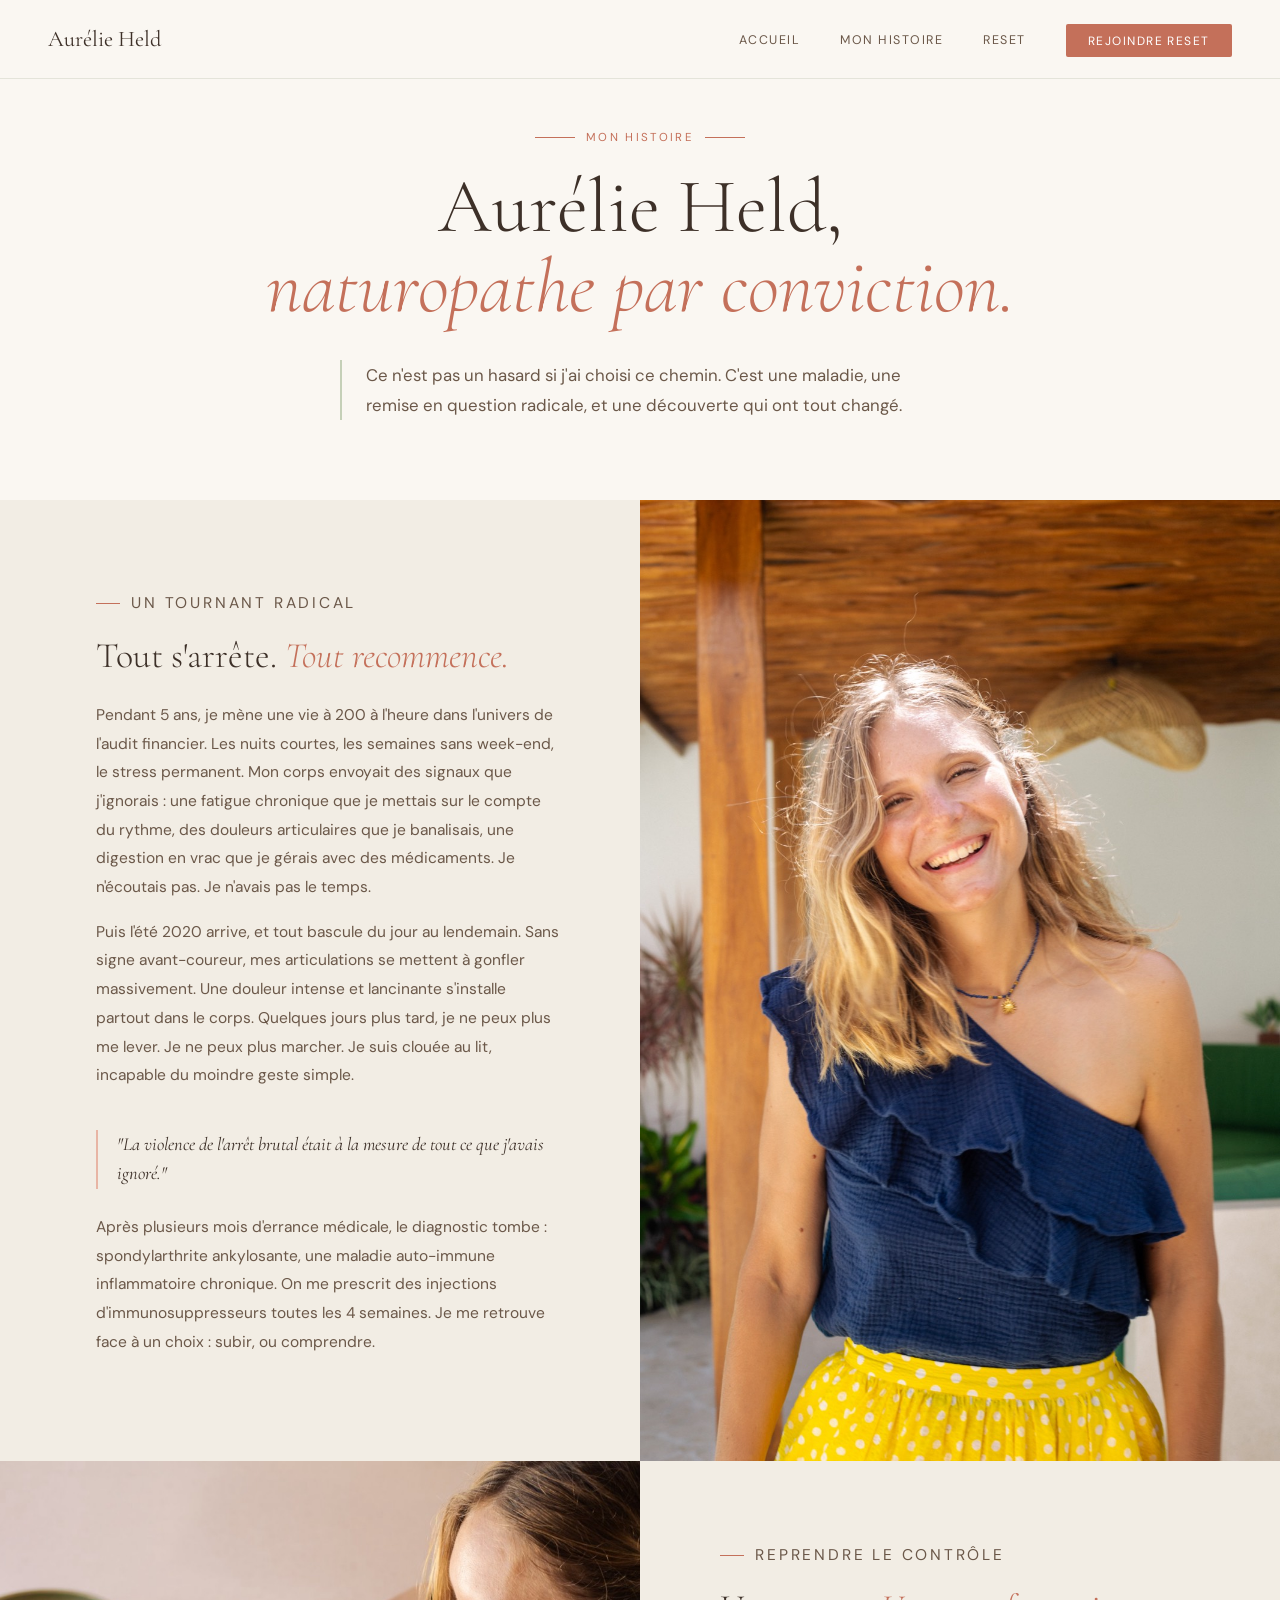
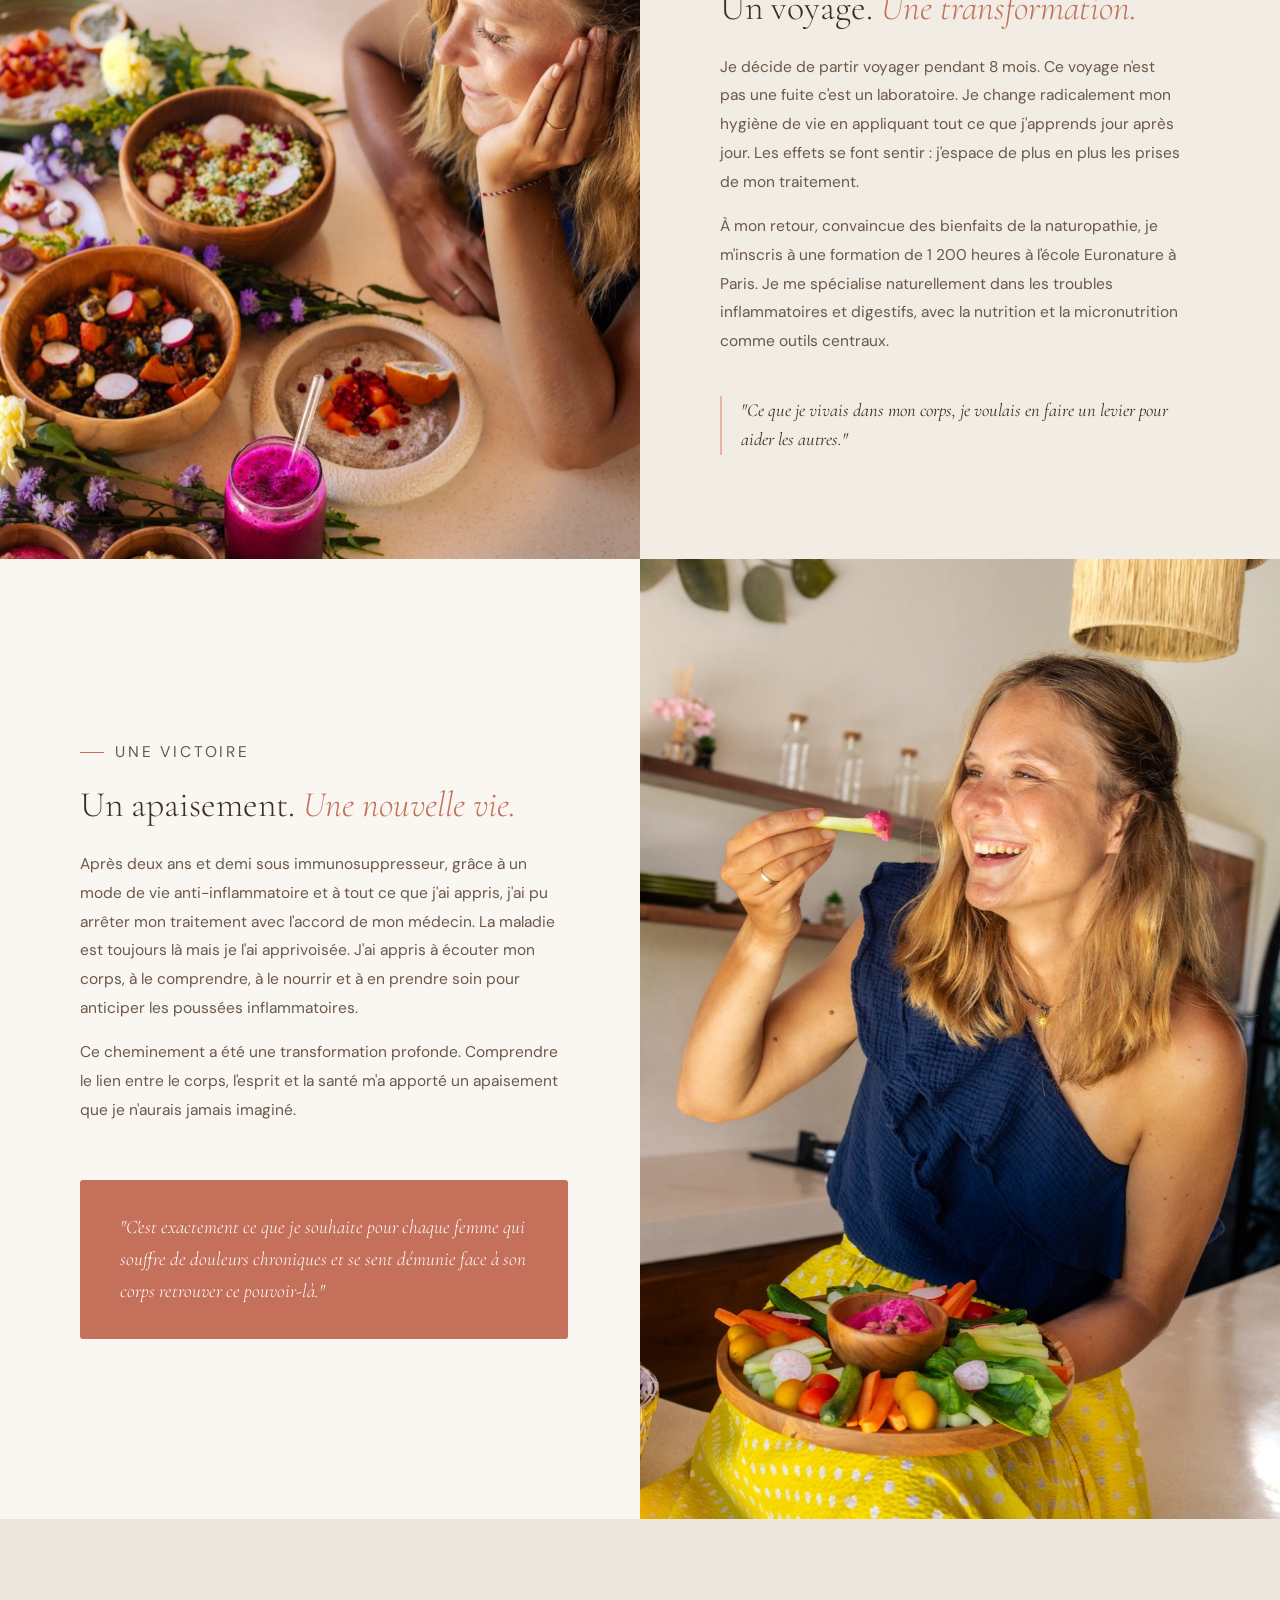
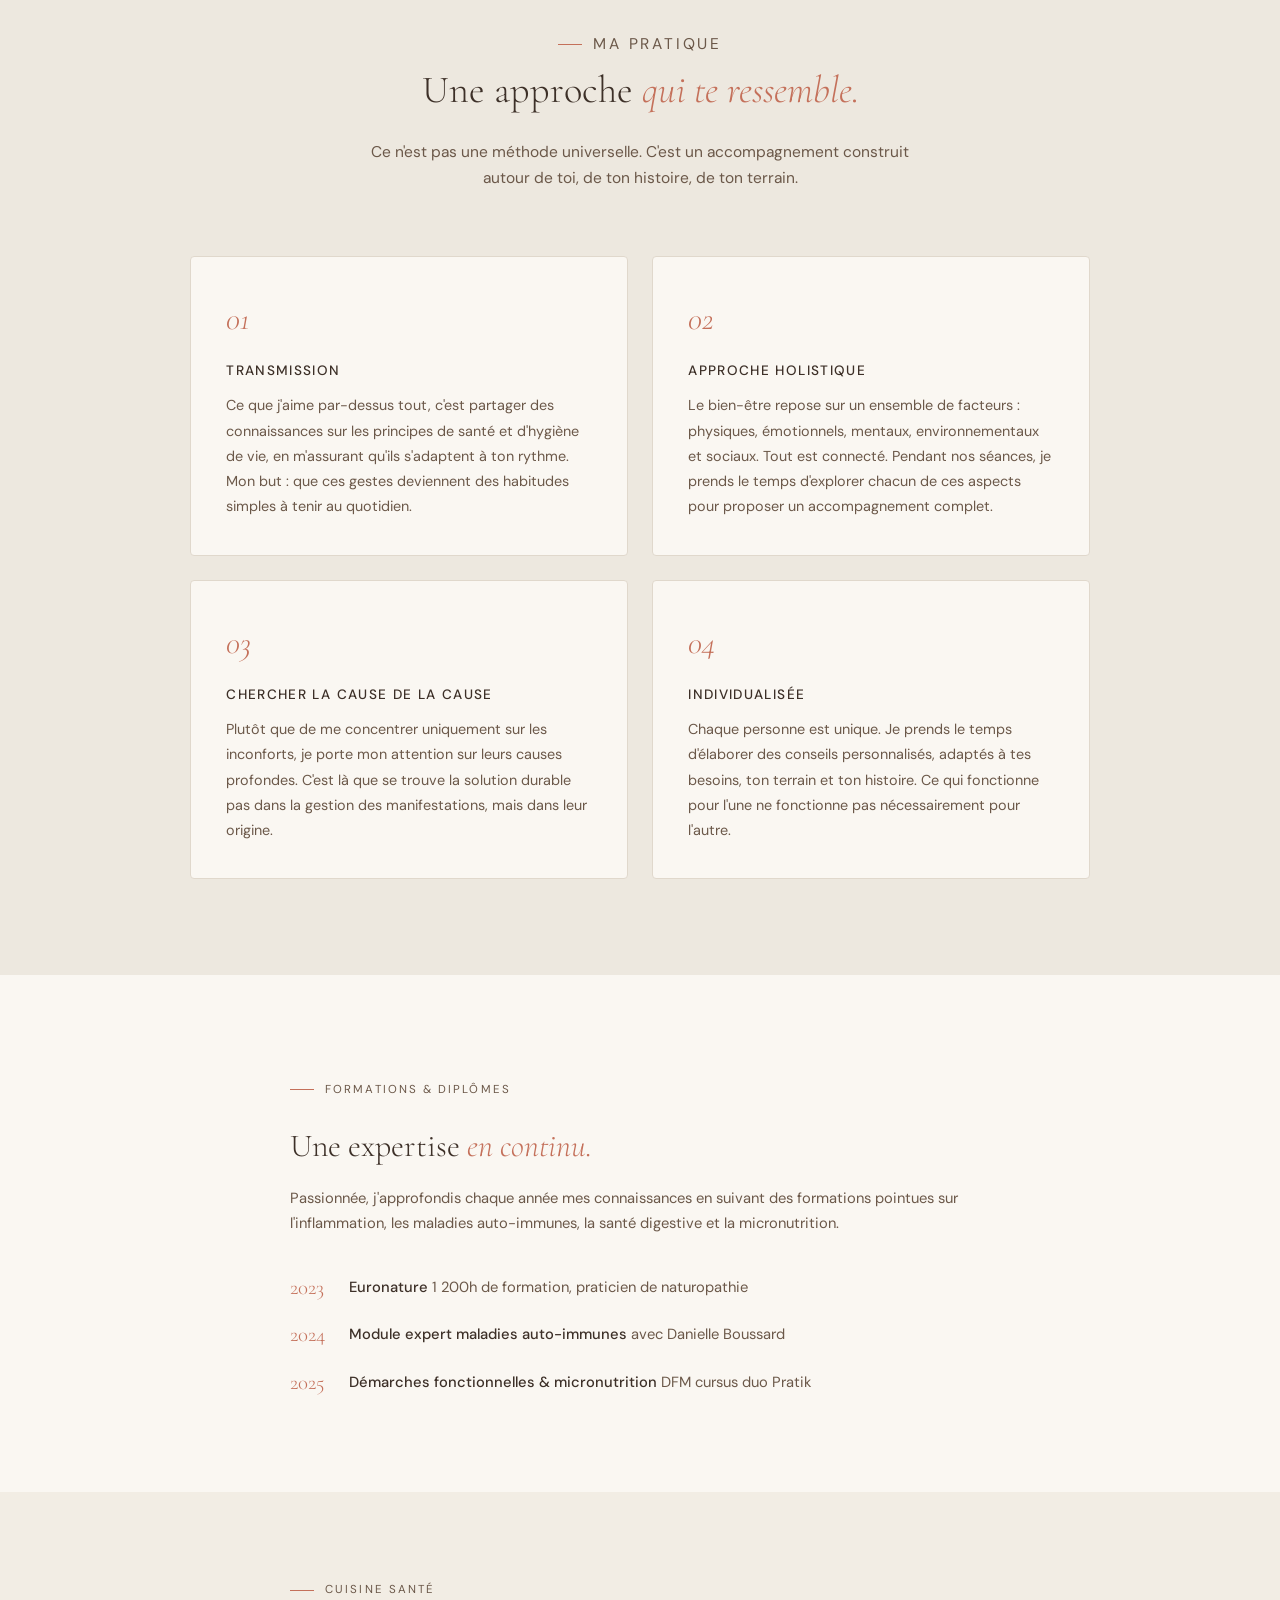
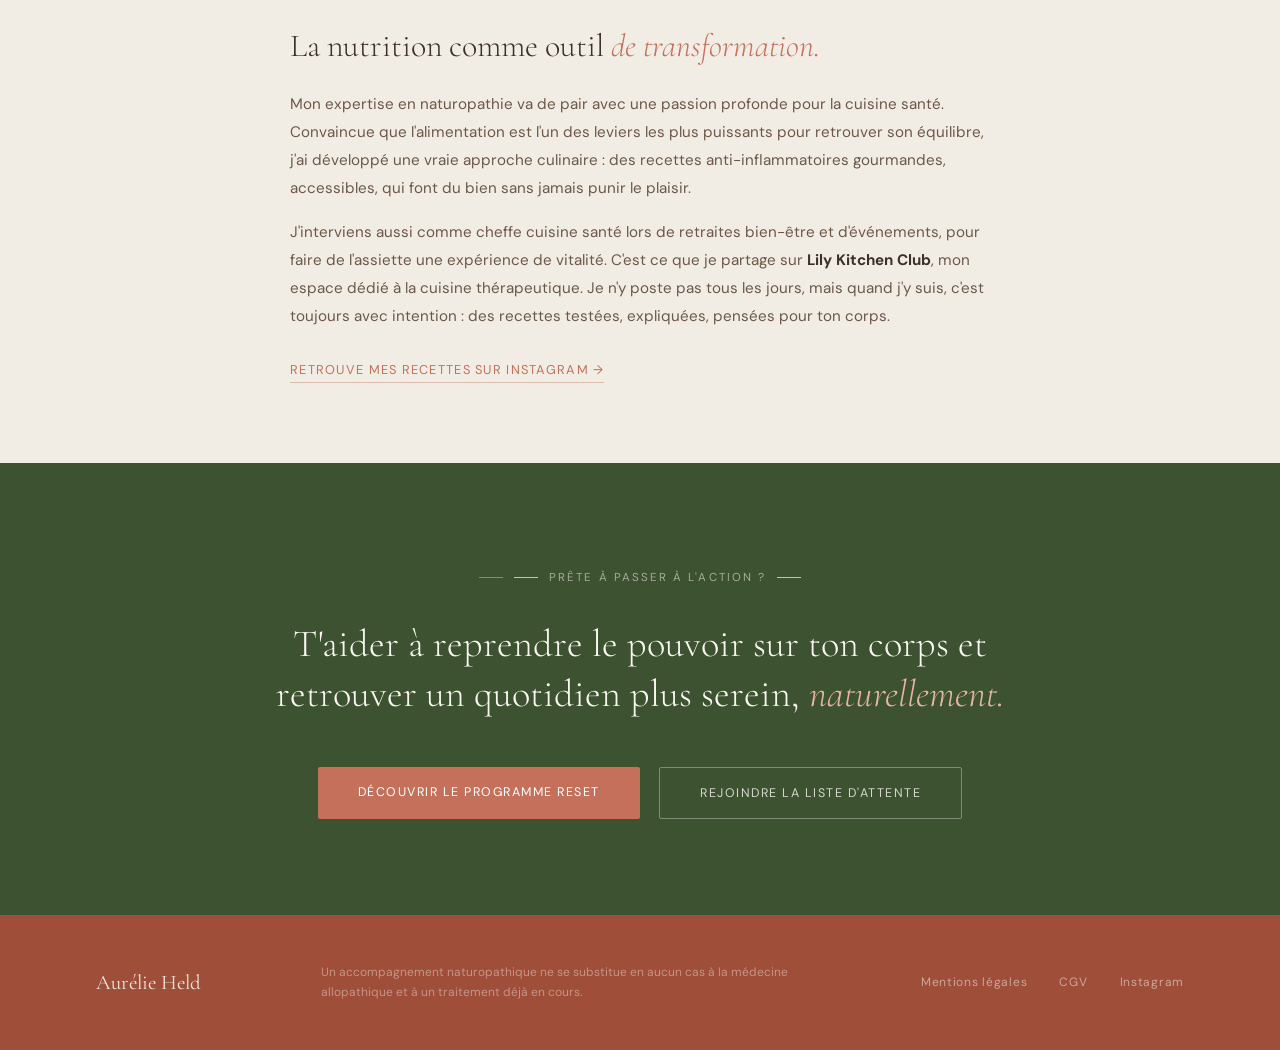
<file: aurelieheld-mon-histoire-v6.html>
<!DOCTYPE html>
<html lang="fr">
<head>
<meta charset="UTF-8">
<meta name="viewport" content="width=device-width, initial-scale=1.0">

<!-- ── SEO PRIMAIRE ── -->
<title>Mon histoire, Aurélie Held, naturopathe certifiée par conviction</title>
<meta name="description" content="Diagnostiquée d'une spondylarthrite ankylosante à 26 ans, Aurélie Held a transformé cette épreuve en vocation. Découvrez son parcours vers la naturopathie fonctionnelle.">
<meta name="robots" content="index, follow">
<link rel="canonical" href="https://aurelieheld.com/mon-histoire">

<!-- ── OPEN GRAPH ── -->
<meta property="og:type" content="profile">
<meta property="og:url" content="https://aurelieheld.com/mon-histoire">
<meta property="og:title" content="Mon histoire, Aurélie Held, naturopathe par conviction">
<meta property="og:description" content="Diagnostiquée d'une maladie auto-immune à 26 ans, Aurélie a tout remis en question pour comprendre son corps. Découvrez comment cette épreuve l'a menée à la naturopathie fonctionnelle.">
<meta property="og:image" content="https://aurelieheld.com/histoire.jpg">
<meta property="og:locale" content="fr_FR">
<meta property="og:site_name" content="Aurélie Held Naturopathe">

<!-- ── TWITTER CARD ── -->
<meta name="twitter:card" content="summary_large_image">
<meta name="twitter:title" content="Mon histoire, Aurélie Held, naturopathe par conviction">
<meta name="twitter:description" content="Diagnostiquée d'une maladie auto-immune à 26 ans, Aurélie a tout remis en question pour comprendre son corps.">
<meta name="twitter:image" content="https://aurelieheld.com/histoire.jpg">

<!-- ── SCHEMA.ORG ── -->
<script type="application/ld+json">
{
  "@context": "https://schema.org",
  "@graph": [
    {
      "@type": "WebPage",
      "@id": "https://aurelieheld.com/mon-histoire#webpage",
      "url": "https://aurelieheld.com/mon-histoire",
      "name": "Mon histoire, Aurélie Held, naturopathe certifiée par conviction",
      "description": "Diagnostiquée d'une spondylarthrite ankylosante à 26 ans, Aurélie Held a transformé cette épreuve en vocation. Découvrez son parcours vers la naturopathie fonctionnelle.",
      "inLanguage": "fr-FR",
      "isPartOf": { "@id": "https://aurelieheld.com/#website" },
      "about": { "@id": "https://aurelieheld.com/#person" },
      "breadcrumb": { "@id": "https://aurelieheld.com/mon-histoire#breadcrumb" }
    },
    {
      "@type": "BreadcrumbList",
      "@id": "https://aurelieheld.com/mon-histoire#breadcrumb",
      "itemListElement": [
        {
          "@type": "ListItem",
          "position": 1,
          "name": "Accueil",
          "item": "https://aurelieheld.com/"
        },
        {
          "@type": "ListItem",
          "position": 2,
          "name": "Mon histoire",
          "item": "https://aurelieheld.com/mon-histoire"
        }
      ]
    },
    {
      "@type": "Person",
      "@id": "https://aurelieheld.com/#person",
      "name": "Aurélie Held",
      "jobTitle": "Naturopathe certifiée",
      "description": "Naturopathe certifiée spécialisée dans les troubles digestifs, inflammatoires et hormonaux. Formée à l'école Euronature (1200h). Spécialisée en maladies auto-immunes et micronutrition.",
      "url": "https://aurelieheld.com",
      "image": "https://aurelieheld.com/histoire.jpg",
      "sameAs": ["https://www.instagram.com/aurelieheld.naturo/"],
      "hasCredential": [
        {
          "@type": "EducationalOccupationalCredential",
          "credentialCategory": "degree",
          "name": "Praticien de naturopathie",
          "recognizedBy": { "@type": "Organization", "name": "Euronature" },
          "dateCreated": "2023"
        },
        {
          "@type": "EducationalOccupationalCredential",
          "credentialCategory": "certification",
          "name": "Module expert maladies auto-immunes",
          "recognizedBy": { "@type": "Person", "name": "Danielle Boussard" },
          "dateCreated": "2024"
        }
      ]
    }
  ]
}
</script>

<link rel="preconnect" href="https://fonts.googleapis.com">
<link href="https://fonts.googleapis.com/css2?family=Cormorant+Garamond:ital,wght@0,300;0,400;0,500;1,300;1,400&family=DM+Sans:wght@300;400;500&display=swap" rel="stylesheet">
<style>
:root {
  --cream: #FAF7F2;
  --warm-linen: #F2EDE4;
  --terracotta: #C4705A;
  --terracotta-light: #E8B5A4;
  --terracotta-dark: #9E4E39;
  --sage-light: #C5D0B8;
  --sage-dark: #4A5E3C;
  --sage-bg: #EDF1E8;
  --bark: #3D3028;
  --bark-mid: #6B5849;
  --linen: #EDE8DF;
  --linen-deep: #E0D8CC;
  --green-dark: #3D5230;
  --green-cta: #6B8F5A;
}

* { margin: 0; padding: 0; box-sizing: border-box; }
html { scroll-behavior: smooth; }
body { font-family: 'DM Sans', sans-serif; background: var(--cream); color: var(--bark); font-size: 16px; line-height: 1.7; overflow-x: hidden; }

/* NAV */
nav { position: fixed; top: 0; left: 0; right: 0; z-index: 100; display: flex; justify-content: space-between; align-items: center; padding: 1.25rem 3rem; background: rgba(250,247,242,0.95); backdrop-filter: blur(10px); border-bottom: 0.5px solid rgba(138,155,124,0.2); }
.nav-logo { font-family: 'Cormorant Garamond', serif; font-size: 1.4rem; font-weight: 400; color: var(--bark); text-decoration: none; }
.nav-links { display: flex; gap: 2.5rem; list-style: none; }
.nav-links a { font-size: 0.78rem; letter-spacing: 0.12em; text-transform: uppercase; color: var(--bark-mid); text-decoration: none; transition: color 0.2s; }
.nav-links a:hover { color: var(--terracotta); }
.nav-cta { background: var(--terracotta) !important; color: white !important; padding: 0.55rem 1.4rem; border-radius: 2px; font-size: 0.75rem !important; letter-spacing: 0.1em; transition: background 0.2s !important; }
.nav-cta:hover { background: var(--bark) !important; }

/* ── PAGE HEADER ── */
.page-header {
  padding-top: 8rem;
  padding-bottom: 5rem;
  text-align: center;
  background: var(--cream);
}
.page-header .label {
  font-size: 0.72rem; letter-spacing: 0.2em; text-transform: uppercase;
  color: var(--terracotta); margin-bottom: 1.2rem;
  display: flex; align-items: center; justify-content: center; gap: 0.7rem;
}
.page-header .label::before,
.page-header .label::after {
  content: ''; display: block; width: 40px; height: 1px; background: var(--terracotta);
}
.page-header h1 {
  font-family: 'Cormorant Garamond', serif;
  font-size: clamp(3rem, 6vw, 5.5rem);
  font-weight: 300; line-height: 1.05;
  color: var(--bark);
}
.page-header h1 em { font-style: italic; color: var(--terracotta); }
.page-header .intro {
  max-width: 600px; margin: 2rem auto 0;
  font-size: 1.05rem; color: var(--bark-mid); line-height: 1.8;
  border-left: 2px solid var(--sage-light); padding-left: 1.5rem; text-align: left;
}

/* ── SECTION GÉNÉRIQUE ── */
.section-label {
  display: inline-flex; align-items: center; gap: 0.7rem;
  font-size: 0.72rem; letter-spacing: 0.18em; text-transform: uppercase;
  color: var(--bark-mid); margin-bottom: 1.2rem;
}
.section-label::before { content: ''; display: block; width: 24px; height: 1px; background: var(--terracotta); }

/* ── BLOC 1 : TOURNANT (photo droite) ── */
.story-block {
  display: grid;
  grid-template-columns: 1fr 1fr;
  min-height: 580px;
}
.story-block.reverse { direction: rtl; }
.story-block.reverse > * { direction: ltr; }
.story-text {
  display: flex; flex-direction: column; justify-content: center;
  padding: 5rem 5rem 5rem 6rem;
  background: var(--warm-linen);
}
.story-block.reverse .story-text { padding: 5rem 6rem 5rem 5rem; }
.story-text h2 {
  font-family: 'Cormorant Garamond', serif;
  font-size: clamp(1.8rem, 2.8vw, 2.8rem);
  font-weight: 300; line-height: 1.2; color: var(--bark);
  margin-bottom: 1.5rem;
}
.story-text h2 em { font-style: italic; color: var(--terracotta); }
.story-text p { color: var(--bark-mid); line-height: 1.85; margin-bottom: 1rem; font-size: 0.97rem; }
.story-text .highlight {
  font-family: 'Cormorant Garamond', serif;
  font-size: 1.15rem; font-style: italic; font-weight: 400;
  color: var(--bark); border-left: 2px solid var(--terracotta-light);
  padding-left: 1.2rem; margin: 1.5rem 0; line-height: 1.6;
}
.story-photo { overflow: hidden; position: relative; }
.story-photo img { width: 100%; height: 100%; object-fit: cover; object-position: center top; display: block; }

/* ── BLOC 2 : VICTOIRE (photo gauche + texte droite) ── */
.victoire {
  background: var(--cream);
  display: grid;
  grid-template-columns: 1fr 1fr;
  min-height: 560px;
}
.victoire-photo { overflow: hidden; }
.victoire-photo img { width: 100%; height: 100%; object-fit: cover; object-position: center top; display: block; }
.victoire-num { display: none; }
.victoire-content {
  display: flex; flex-direction: column; justify-content: center;
  padding: 5rem 4.5rem 5rem 5rem;
}
.victoire-content h2 {
  font-family: 'Cormorant Garamond', serif;
  font-size: clamp(1.8rem, 2.8vw, 2.8rem);
  font-weight: 300; line-height: 1.2; color: var(--bark);
  margin-bottom: 1.5rem;
}
.victoire-content h2 em { font-style: italic; color: var(--terracotta); }
.victoire-content p { color: var(--bark-mid); line-height: 1.85; margin-bottom: 1rem; font-size: 0.97rem; }
.victoire-quote {
  background: var(--terracotta);
  color: white;
  padding: 2rem 2.5rem;
  margin-top: 2.5rem;
  border-radius: 3px;
}
.victoire-quote p {
  font-family: 'Cormorant Garamond', serif;
  font-size: 1.2rem; font-style: italic; font-weight: 300;
  line-height: 1.65; color: white; margin: 0;
}

/* ── MA PRATIQUE (4 piliers, fond linen) ── */
.pratique { background: var(--linen); padding: 6rem; }
.pratique-header { text-align: center; margin-bottom: 4rem; }
.pratique-header h2 {
  font-family: 'Cormorant Garamond', serif;
  font-size: clamp(2rem, 3vw, 3rem);
  font-weight: 300; color: var(--bark);
}
.pratique-header h2 em { font-style: italic; color: var(--terracotta); }
.pratique-header p { color: var(--bark-mid); max-width: 560px; margin: 1rem auto 0; font-size: 0.97rem; }
.pratique-grid {
  display: grid;
  grid-template-columns: repeat(2, 1fr);
  gap: 1.5rem;
  max-width: 900px;
  margin: 0 auto;
}
.pratique-card {
  background: var(--cream);
  border-radius: 4px;
  padding: 2.2rem;
  border: 0.5px solid var(--linen-deep);
}
.pratique-card-num {
  font-family: 'Cormorant Garamond', serif;
  font-size: 2rem; font-weight: 300; font-style: italic;
  color: var(--terracotta); margin-bottom: 0.8rem;
}
.pratique-card h3 {
  font-size: 0.85rem; font-weight: 500; letter-spacing: 0.1em;
  text-transform: uppercase; color: var(--bark); margin-bottom: 0.7rem;
}
.pratique-card p { font-size: 0.9rem; color: var(--bark-mid); line-height: 1.75; }

/* ── DIPLÔMES (colonne unique centrée, sans photo) ── */
.diplomes {
  background: var(--cream);
  padding: 6rem;
}
.diplomes-content {
  max-width: 700px;
  margin: 0 auto;
  text-align: left;
}
.diplomes-content h2 {
  font-family: 'Cormorant Garamond', serif;
  font-size: clamp(1.8rem, 2.5vw, 2.4rem);
  font-weight: 300; color: var(--bark); margin-bottom: 0.8rem;
}
.diplomes-content h2 em { font-style: italic; color: var(--terracotta); }
.diplomes-content .sub { color: var(--bark-mid); font-size: 0.92rem; margin-bottom: 2.5rem; line-height: 1.7; }
.diplomes-list { list-style: none; display: flex; flex-direction: column; gap: 1.4rem; }
.diplomes-list li {
  display: flex; align-items: flex-start; gap: 1.2rem;
  font-size: 0.92rem; color: var(--bark-mid); line-height: 1.6;
}
.diplomes-list li .year {
  font-family: 'Cormorant Garamond', serif;
  font-size: 1.3rem; font-weight: 300; color: var(--terracotta);
  flex-shrink: 0; line-height: 1.2; min-width: 40px;
}
.diplomes-list li strong { color: var(--bark); font-weight: 500; }

/* ── MISSION (fond vert foncé) ── */
.mission {
  background: var(--green-dark);
  padding: 6rem;
  text-align: center;
}
.mission h2 {
  font-family: 'Cormorant Garamond', serif;
  font-size: clamp(1.8rem, 3vw, 3rem);
  font-weight: 300; color: var(--cream); line-height: 1.3;
  max-width: 760px; margin: 0 auto 3rem;
}
.mission h2 em { font-style: italic; color: var(--terracotta-light); }
.btn-cta {
  background: var(--terracotta); color: white;
  padding: 0.9rem 2.5rem;
  font-size: 0.78rem; letter-spacing: 0.12em; text-transform: uppercase;
  text-decoration: none; border-radius: 2px;
  display: inline-block; transition: background 0.25s;
}
.btn-cta:hover { background: var(--terracotta-dark); }

/* ── FOOTER ── */
footer { background: var(--terracotta-dark); padding: 3rem 6rem; display: flex; justify-content: space-between; align-items: center; flex-wrap: wrap; gap: 1.5rem; }
.footer-brand { font-family: 'Cormorant Garamond', serif; font-size: 1.3rem; color: rgba(250,247,242,0.9); font-weight: 400; }
.footer-note { font-size: 0.75rem; color: rgba(250,247,242,0.42); max-width: 480px; line-height: 1.6; }
.footer-links { display: flex; gap: 2rem; }
.footer-links a { font-size: 0.75rem; color: rgba(250,247,242,0.52); text-decoration: none; letter-spacing: 0.06em; transition: color 0.2s; }
.footer-links a:hover { color: rgba(250,247,242,0.9); }

/* ── RESPONSIVE ── */
@media (max-width: 900px) {
  .story-block, .story-block.reverse, .victoire, .diplomes { grid-template-columns: 1fr; direction: ltr; }
  .victoire { padding: 4rem 1.5rem; }
  .victoire-num { font-size: 6rem; }
  .pratique-grid { grid-template-columns: 1fr; }
  nav { padding: 1rem 1.5rem; }
  .nav-links { display: none; }
  .story-text, .diplomes-content, .pratique, .mission { padding: 4rem 1.5rem; }
  footer { padding: 2rem 1.5rem; flex-direction: column; align-items: flex-start; }
}
</style>
</head>
<body>

<!-- NAV -->
<nav>
  <a href="/" class="nav-logo">Aurélie Held</a>
  <ul class="nav-links">
    <li><a href="/">Accueil</a></li>
    <li><a href="/mon-histoire">Mon histoire</a></li>
    <li><a href="reset.html">RESET</a></li>
    <li><a href="liste-attente.html" class="nav-cta">Rejoindre RESET</a></li>
  </ul>
</nav>

<!-- PAGE HEADER -->
<header class="page-header">
  <p class="label">Mon histoire</p>
  <h1>Aurélie Held,<br><em>naturopathe par conviction.</em></h1>
  <p class="intro">Ce n'est pas un hasard si j'ai choisi ce chemin. C'est une maladie, une remise en question radicale, et une découverte qui ont tout changé.</p>
</header>

<!-- BLOC 1 : UN TOURNANT RADICAL -->
<section class="story-block">
  <div class="story-text">
    <p class="section-label">Un tournant radical</p>
    <h2>Tout s'arrête. <em>Tout recommence.</em></h2>
    <p>Pendant 5 ans, je mène une vie à 200 à l'heure dans l'univers de l'audit financier. Les nuits courtes, les semaines sans week-end, le stress permanent. Mon corps envoyait des signaux que j'ignorais : une fatigue chronique que je mettais sur le compte du rythme, des douleurs articulaires que je banalisais, une digestion en vrac que je gérais avec des médicaments. Je n'écoutais pas. Je n'avais pas le temps.</p>
    <p>Puis l'été 2020 arrive, et tout bascule du jour au lendemain. Sans signe avant-coureur, mes articulations se mettent à gonfler massivement. Une douleur intense et lancinante s'installe partout dans le corps. Quelques jours plus tard, je ne peux plus me lever. Je ne peux plus marcher. Je suis clouée au lit, incapable du moindre geste simple.</p>
    <blockquote class="highlight">"La violence de l'arrêt brutal était à la mesure de tout ce que j'avais ignoré."</blockquote>
    <p>Après plusieurs mois d'errance médicale, le diagnostic tombe : spondylarthrite ankylosante, une maladie auto-immune inflammatoire chronique. On me prescrit des injections d'immunosuppresseurs toutes les 4 semaines. Je me retrouve face à un choix : subir, ou comprendre.</p>
  </div>
  <div class="story-photo">
    <img src="histoire.jpg" alt="Aurélie Held naturopathe, spécialisée en troubles digestifs et maladies auto-immunes" loading="eager" fetchpriority="high">
  </div>
</section>

<!-- BLOC 2 : REPRENDRE LE CONTRÔLE (inverse) -->
<section class="story-block reverse">
  <div class="story-text">
    <p class="section-label">Reprendre le contrôle</p>
    <h2>Un voyage. <em>Une transformation.</em></h2>
    <p>Je décide de partir voyager pendant 8 mois. Ce voyage n'est pas une fuite c'est un laboratoire. Je change radicalement mon hygiène de vie en appliquant tout ce que j'apprends jour après jour. Les effets se font sentir : j'espace de plus en plus les prises de mon traitement.</p>
    <p>À mon retour, convaincue des bienfaits de la naturopathie, je m'inscris à une formation de 1 200 heures à l'école Euronature à Paris. Je me spécialise naturellement dans les troubles inflammatoires et digestifs, avec la nutrition et la micronutrition comme outils centraux.</p>
    <blockquote class="highlight">"Ce que je vivais dans mon corps, je voulais en faire un levier pour aider les autres."</blockquote>
  </div>
  <div class="story-photo">
    <img src="approche.jpg" alt="Aurélie Held en consultation naturopathique, alimentation anti-inflammatoire et naturopathie fonctionnelle" loading="lazy">
  </div>
</section>

<!-- BLOC 3 : UNE VICTOIRE -->
<section class="victoire">
  <div class="victoire-content">
    <p class="section-label">Une victoire</p>
    <h2>Un apaisement. <em>Une nouvelle vie.</em></h2>
    <p>Après deux ans et demi sous immunosuppresseur, grâce à un mode de vie anti-inflammatoire et à tout ce que j'ai appris, j'ai pu arrêter mon traitement avec l'accord de mon médecin. La maladie est toujours là mais je l'ai apprivoisée. J'ai appris à écouter mon corps, à le comprendre, à le nourrir et à en prendre soin pour anticiper les poussées inflammatoires.</p>
    <p>Ce cheminement a été une transformation profonde. Comprendre le lien entre le corps, l'esprit et la santé m'a apporté un apaisement que je n'aurais jamais imaginé.</p>
    <div class="victoire-quote">
      <p>"C'est exactement ce que je souhaite pour chaque femme qui souffre de douleurs chroniques et se sent démunie face à son corps retrouver ce pouvoir-là."</p>
    </div>
  </div>
  <div class="victoire-photo">
    <img src="histoire-pratique.jpg" alt="Aurélie Held naturopathe, après sa transformation grâce à la naturopathie fonctionnelle" loading="lazy">
  </div>
</section>

<!-- MA PRATIQUE -->
<section class="pratique">
  <div class="pratique-header">
    <p class="section-label" style="justify-content:center;">Ma pratique</p>
    <h2>Une approche <em>qui te ressemble.</em></h2>
    <p>Ce n'est pas une méthode universelle. C'est un accompagnement construit autour de toi, de ton histoire, de ton terrain.</p>
  </div>
  <div class="pratique-grid">
    <div class="pratique-card">
      <div class="pratique-card-num">01</div>
      <h3>Transmission</h3>
      <p>Ce que j'aime par-dessus tout, c'est partager des connaissances sur les principes de santé et d'hygiène de vie, en m'assurant qu'ils s'adaptent à ton rythme. Mon but : que ces gestes deviennent des habitudes simples à tenir au quotidien.</p>
    </div>
    <div class="pratique-card">
      <div class="pratique-card-num">02</div>
      <h3>Approche holistique</h3>
      <p>Le bien-être repose sur un ensemble de facteurs : physiques, émotionnels, mentaux, environnementaux et sociaux. Tout est connecté. Pendant nos séances, je prends le temps d'explorer chacun de ces aspects pour proposer un accompagnement complet.</p>
    </div>
    <div class="pratique-card">
      <div class="pratique-card-num">03</div>
      <h3>Chercher la cause de la cause</h3>
      <p>Plutôt que de me concentrer uniquement sur les inconforts, je porte mon attention sur leurs causes profondes. C'est là que se trouve la solution durable pas dans la gestion des manifestations, mais dans leur origine.</p>
    </div>
    <div class="pratique-card">
      <div class="pratique-card-num">04</div>
      <h3>Individualisée</h3>
      <p>Chaque personne est unique. Je prends le temps d'élaborer des conseils personnalisés, adaptés à tes besoins, ton terrain et ton histoire. Ce qui fonctionne pour l'une ne fonctionne pas nécessairement pour l'autre.</p>
    </div>
  </div>
</section>

<!-- DIPLÔMES -->
<section class="diplomes">
  <div class="diplomes-content">
    <p class="section-label">Formations & diplômes</p>
    <h2>Une expertise <em>en continu.</em></h2>
    <p class="sub">Passionnée, j'approfondis chaque année mes connaissances en suivant des formations pointues sur l'inflammation, les maladies auto-immunes, la santé digestive et la micronutrition.</p>
    <ul class="diplomes-list">
      <li>
        <span class="year">2023</span>
        <span><strong>Euronature</strong> 1 200h de formation, praticien de naturopathie</span>
      </li>
      <li>
        <span class="year">2024</span>
        <span><strong>Module expert maladies auto-immunes</strong> avec Danielle Boussard</span>
      </li>
      <li>
        <span class="year">2025</span>
        <span><strong>Démarches fonctionnelles & micronutrition</strong> DFM cursus duo Pratik</span>
      </li>
    </ul>
  </div>
</section>

<!-- CUISINE SANTÉ -->
<section style="background: var(--warm-linen); padding: 5rem 6rem;">
  <div style="max-width:700px; margin:0 auto;">
    <p class="section-label">Cuisine santé</p>
    <h2 style="font-family:'Cormorant Garamond',serif; font-size:clamp(1.8rem,2.5vw,2.4rem); font-weight:300; color:var(--bark); margin-bottom:1rem;">La nutrition comme outil <em style="color:var(--terracotta); font-style:italic;">de transformation.</em></h2>
    <p style="color:var(--bark-mid); line-height:1.85; margin-bottom:1rem; font-size:0.95rem;">Mon expertise en naturopathie va de pair avec une passion profonde pour la cuisine santé. Convaincue que l'alimentation est l'un des leviers les plus puissants pour retrouver son équilibre, j'ai développé une vraie approche culinaire : des recettes anti-inflammatoires gourmandes, accessibles, qui font du bien sans jamais punir le plaisir.</p>
    <p style="color:var(--bark-mid); line-height:1.85; margin-bottom:1.5rem; font-size:0.95rem;">J'interviens aussi comme cheffe cuisine santé lors de retraites bien-être et d'événements, pour faire de l'assiette une expérience de vitalité. C'est ce que je partage sur <strong style="color:var(--bark);">Lily Kitchen Club</strong>, mon espace dédié à la cuisine thérapeutique. Je n'y poste pas tous les jours, mais quand j'y suis, c'est toujours avec intention : des recettes testées, expliquées, pensées pour ton corps.</p>
    <a href="https://www.instagram.com/lilykitchen_club/" target="_blank" rel="noopener" style="display:inline-flex; align-items:center; gap:0.6rem; color:var(--terracotta); font-size:0.8rem; letter-spacing:0.1em; text-transform:uppercase; text-decoration:none; border-bottom:1px solid rgba(196,112,90,0.4); padding-bottom:2px; transition:border-color 0.2s;">
      Retrouve mes recettes sur Instagram →
    </a>
  </div>
</section>

<!-- MISSION -->
<section class="mission">
  <p class="section-label" style="justify-content:center;color:rgba(250,247,242,0.55);margin-bottom:2rem;">
    <span style="display:block;width:24px;height:1px;background:var(--terracotta-light);"></span>
    Prête à passer à l'action ?
    <span style="display:block;width:24px;height:1px;background:var(--terracotta-light);"></span>
  </p>
  <h2>T'aider à reprendre le pouvoir sur ton corps et retrouver un quotidien plus serein, <em>naturellement.</em></h2>
  <div style="display:flex; gap:1.2rem; justify-content:center; flex-wrap:wrap; margin-top:1rem;">
    <a href="reset.html" class="btn-cta">Découvrir le programme RESET</a>
    <a href="liste-attente.html" style="display:inline-block; background:transparent; color:rgba(250,247,242,0.8); padding:0.9rem 2.5rem; font-size:0.78rem; letter-spacing:0.12em; text-transform:uppercase; text-decoration:none; border-radius:2px; border:1px solid rgba(250,247,242,0.35); transition:border-color 0.25s, color 0.25s;" onmouseover="this.style.borderColor='rgba(250,247,242,0.7)';this.style.color='white'" onmouseout="this.style.borderColor='rgba(250,247,242,0.35)';this.style.color='rgba(250,247,242,0.8)'">Rejoindre la liste d'attente</a>
  </div>
</section>

<!-- FOOTER -->
<footer>
  <div class="footer-brand">Aurélie Held</div>
  <p class="footer-note">Un accompagnement naturopathique ne se substitue en aucun cas à la médecine allopathique et à un traitement déjà en cours.</p>
  <div class="footer-links">
    <a href="mentions-legales.html">Mentions légales</a>
    <a href="cgv.html">CGV</a>
    <a href="https://www.instagram.com/aurelieheld.naturo/" target="_blank">Instagram</a>
  </div>
</footer>

</body>
</html>
</file>
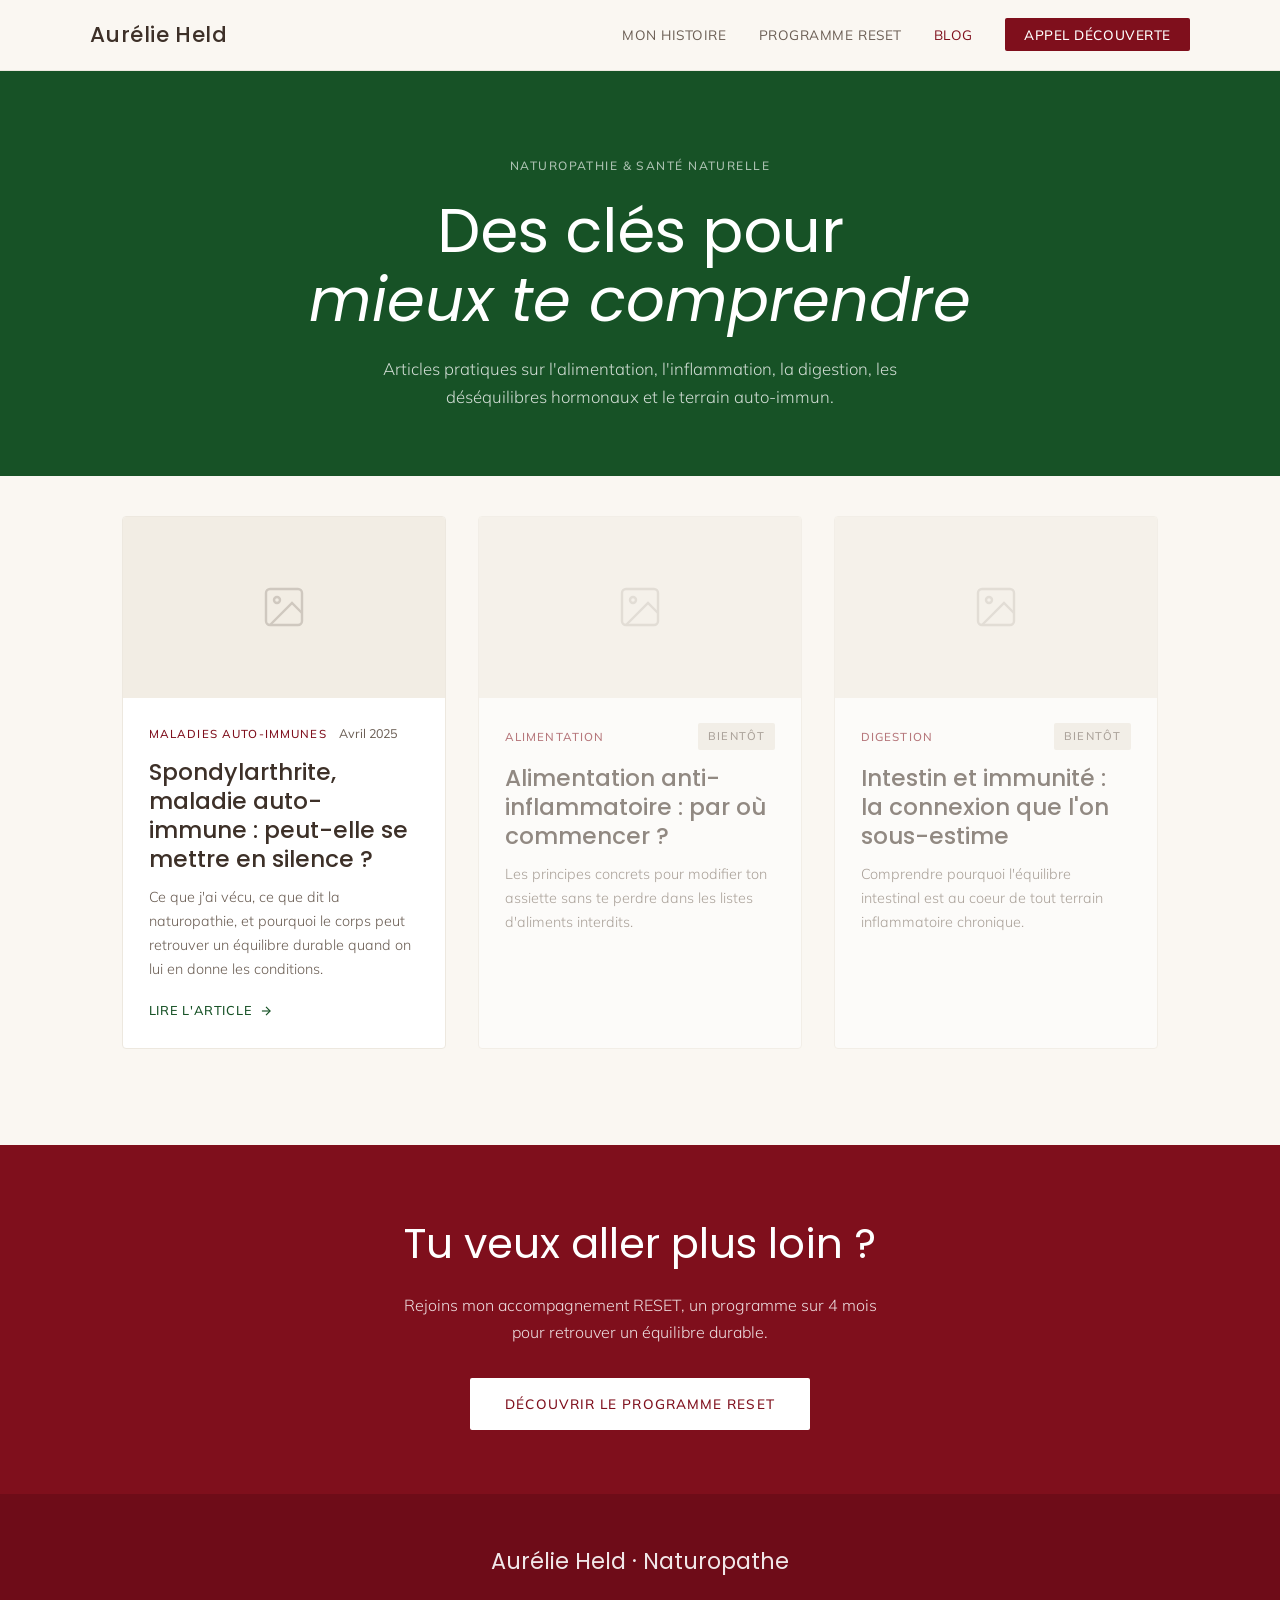
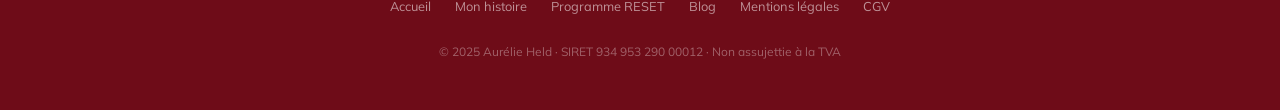
<file: blog.html>
<!DOCTYPE html>
<html lang="fr">
<head>
  <meta charset="UTF-8" />
  <meta name="viewport" content="width=device-width, initial-scale=1.0" />
  <title>Blog Naturopathie | Aurélie Held, Naturopathe</title>
  <meta name="description" content="Articles naturopathie, alimentation anti-inflammatoire, maladies auto-immunes et équilibre hormonal. Conseils pratiques d'Aurélie Held, naturopathe certifiée." />
  <link rel="canonical" href="https://aurelieheld.com/blog" />

  <!-- Open Graph -->
  <meta property="og:title" content="Blog Naturopathie | Aurélie Held" />
  <meta property="og:description" content="Articles naturopathie, alimentation anti-inflammatoire, maladies auto-immunes et équilibre hormonal." />
  <meta property="og:url" content="https://aurelieheld.com/blog" />
  <meta property="og:type" content="website" />
  <meta property="og:image" content="https://aurelieheld.com/hero.jpg" />

  <!-- Schema.org -->
  <script type="application/ld+json">
  {
    "@context": "https://schema.org",
    "@type": "Blog",
    "name": "Blog Naturopathie Aurélie Held",
    "url": "https://aurelieheld.com/blog",
    "author": {
      "@type": "Person",
      "name": "Aurélie Held",
      "url": "https://aurelieheld.com"
    },
    "description": "Articles naturopathie, alimentation anti-inflammatoire, maladies auto-immunes et équilibre hormonal."
  }
  </script>

  <!-- Google tag (gtag.js) -->
  <script async src="https://www.googletagmanager.com/gtag/js?id=G-KSBZDB7DCX"></script>
  <script>
    window.dataLayer = window.dataLayer || [];
    function gtag(){dataLayer.push(arguments);}
    gtag('js', new Date());
    gtag('config', 'G-KSBZDB7DCX');
  </script>

  <link rel="preconnect" href="https://fonts.googleapis.com" />
  <link rel="preconnect" href="https://fonts.gstatic.com" crossorigin />
  <link href="https://fonts.googleapis.com/css2?family=Poppins:ital,wght@0,400;0,500;0,600;0,700;0,800;1,400;1,600&family=Mulish:wght@300;400;500;600&display=swap" rel="stylesheet" />

  <style>
    :root {
      --creme: #FAF7F2;
      --linen: #EDE8DF;
      --warm-linen: #F2EDE4;
      --terracotta: #7F0F1C;
      --terra-dark: #6E0C18;
      --sage: #175226;
      --sage-light: #175226;
      --bark: #3D3028;
      --bark-light: #6B5E54;
    }

    *, *::before, *::after { box-sizing: border-box; margin: 0; padding: 0; }

    body {
      font-family: 'Mulish', sans-serif;
      background: var(--creme);
      color: var(--bark);
      line-height: 1.7;
    }

    /* NAV */
    nav {
      background: var(--creme);
      border-bottom: 1px solid var(--linen);
      position: sticky;
      top: 0;
      z-index: 100;
      padding: 0 2rem;
    }
    .nav-inner {
      max-width: 1100px;
      margin: 0 auto;
      display: flex;
      align-items: center;
      justify-content: space-between;
      height: 70px;
    }
    .nav-logo {
      font-family: 'Poppins', serif;
      font-size: 1.35rem;
      font-weight: 500;
      color: var(--bark);
      text-decoration: none;
      letter-spacing: 0.02em;
    }
    .nav-links {
      display: flex;
      gap: 2rem;
      list-style: none;
    }
    .nav-links a {
      font-family: 'Mulish', sans-serif;
      font-size: 0.85rem;
      font-weight: 400;
      color: var(--bark-light);
      text-decoration: none;
      letter-spacing: 0.04em;
      text-transform: uppercase;
      transition: color 0.2s;
    }
    .nav-links a:hover, .nav-links a.active { color: var(--terracotta); }
    .nav-cta {
      background: var(--terracotta);
      color: white !important;
      padding: 0.5rem 1.2rem;
      border-radius: 2px;
      font-weight: 500 !important;
    }
    .nav-cta:hover { background: var(--terra-dark); color: white !important; }

    /* HERO BLOG */
    .blog-hero {
      background: var(--sage);
      padding: 5rem 2rem 4rem;
      text-align: center;
    }
    .blog-hero-tag {
      display: inline-block;
      font-family: 'Mulish', sans-serif;
      font-size: 0.75rem;
      font-weight: 500;
      letter-spacing: 0.12em;
      text-transform: uppercase;
      color: rgba(255,255,255,0.65);
      margin-bottom: 1.2rem;
    }
    .blog-hero h1 {
      font-family: 'Poppins', serif;
      font-size: clamp(2.4rem, 5vw, 3.8rem);
      font-weight: 400;
      color: white;
      line-height: 1.15;
      margin-bottom: 1.2rem;
    }
    .blog-hero p {
      font-family: 'Mulish', sans-serif;
      font-size: 1.05rem;
      font-weight: 300;
      color: rgba(255,255,255,0.8);
      max-width: 560px;
      margin: 0 auto;
    }

    /* FILTRES */
    .filters {
      padding: 2.5rem 2rem 0;
      max-width: 1100px;
      margin: 0 auto;
      display: flex;
      gap: 0.75rem;
      flex-wrap: wrap;
    }
    .filter-btn {
      font-family: 'Mulish', sans-serif;
      font-size: 0.8rem;
      font-weight: 400;
      letter-spacing: 0.06em;
      text-transform: uppercase;
      padding: 0.45rem 1rem;
      border: 1px solid var(--linen);
      border-radius: 2px;
      background: transparent;
      color: var(--bark-light);
      cursor: pointer;
      transition: all 0.2s;
    }
    .filter-btn:hover, .filter-btn.active {
      background: var(--terracotta);
      border-color: var(--terracotta);
      color: white;
    }

    /* GRILLE ARTICLES */
    .articles-section {
      max-width: 1100px;
      margin: 0 auto;
      padding: 2.5rem 2rem 6rem;
    }

    .articles-grid {
      display: grid;
      grid-template-columns: repeat(auto-fill, minmax(320px, 1fr));
      gap: 2rem;
    }

    /* CARD ARTICLE */
    .article-card {
      background: white;
      border: 1px solid var(--linen);
      border-radius: 4px;
      overflow: hidden;
      text-decoration: none;
      display: block;
      transition: transform 0.25s, box-shadow 0.25s;
    }
    .article-card:hover {
      transform: translateY(-4px);
      box-shadow: 0 12px 40px rgba(61,48,40,0.1);
    }
    .card-image {
      width: 100%;
      aspect-ratio: 16/9;
      object-fit: cover;
      display: block;
      background: var(--linen);
    }
    .card-image-placeholder {
      width: 100%;
      aspect-ratio: 16/9;
      background: var(--warm-linen);
      display: flex;
      align-items: center;
      justify-content: center;
    }
    .card-image-placeholder svg {
      opacity: 0.25;
    }
    .card-body {
      padding: 1.6rem;
    }
    .card-meta {
      display: flex;
      align-items: center;
      gap: 0.75rem;
      margin-bottom: 0.85rem;
    }
    .card-tag {
      font-family: 'Mulish', sans-serif;
      font-size: 0.72rem;
      font-weight: 500;
      letter-spacing: 0.1em;
      text-transform: uppercase;
      color: var(--terracotta);
    }
    .card-date {
      font-family: 'Mulish', sans-serif;
      font-size: 0.78rem;
      color: var(--bark-light);
    }
    .card-title {
      font-family: 'Poppins', serif;
      font-size: 1.45rem;
      font-weight: 500;
      color: var(--bark);
      line-height: 1.25;
      margin-bottom: 0.75rem;
    }
    .card-excerpt {
      font-family: 'Mulish', sans-serif;
      font-size: 0.9rem;
      font-weight: 300;
      color: var(--bark-light);
      line-height: 1.65;
      margin-bottom: 1.2rem;
    }
    .card-read {
      font-family: 'Mulish', sans-serif;
      font-size: 0.8rem;
      font-weight: 500;
      letter-spacing: 0.06em;
      text-transform: uppercase;
      color: var(--sage);
      display: flex;
      align-items: center;
      gap: 0.4rem;
    }
    .card-read svg { transition: transform 0.2s; }
    .article-card:hover .card-read svg { transform: translateX(4px); }

    /* CARD PLACEHOLDER (à venir) */
    .article-card.coming-soon {
      opacity: 0.55;
      pointer-events: none;
    }
    .coming-badge {
      font-family: 'Mulish', sans-serif;
      font-size: 0.7rem;
      font-weight: 500;
      letter-spacing: 0.1em;
      text-transform: uppercase;
      background: var(--linen);
      color: var(--bark-light);
      padding: 0.25rem 0.65rem;
      border-radius: 2px;
      margin-left: auto;
    }

    /* CTA NEWSLETTER */
    .newsletter-band {
      background: var(--terracotta);
      padding: 4rem 2rem;
      text-align: center;
    }
    .newsletter-band h2 {
      font-family: 'Poppins', serif;
      font-size: clamp(1.8rem, 3.5vw, 2.6rem);
      font-weight: 400;
      color: white;
      margin-bottom: 0.75rem;
    }
    .newsletter-band p {
      font-family: 'Mulish', sans-serif;
      font-size: 1rem;
      font-weight: 300;
      color: rgba(255,255,255,0.85);
      max-width: 480px;
      margin: 0 auto 2rem;
    }
    .newsletter-band a {
      display: inline-block;
      background: white;
      color: var(--terracotta);
      font-family: 'Mulish', sans-serif;
      font-size: 0.85rem;
      font-weight: 500;
      letter-spacing: 0.08em;
      text-transform: uppercase;
      text-decoration: none;
      padding: 0.9rem 2.2rem;
      border-radius: 2px;
      transition: background 0.2s, color 0.2s;
    }
    .newsletter-band a:hover {
      background: var(--bark);
      color: white;
    }

    /* FOOTER */
    footer {
      background: var(--terra-dark);
      padding: 3rem 2rem;
      text-align: center;
    }
    .footer-logo {
      font-family: 'Poppins', serif;
      font-size: 1.4rem;
      font-weight: 400;
      color: rgba(255,255,255,0.9);
      margin-bottom: 1rem;
    }
    .footer-links {
      display: flex;
      gap: 1.5rem;
      justify-content: center;
      flex-wrap: wrap;
      margin-bottom: 1.5rem;
    }
    .footer-links a {
      font-family: 'Mulish', sans-serif;
      font-size: 0.8rem;
      color: rgba(255,255,255,0.55);
      text-decoration: none;
      transition: color 0.2s;
    }
    .footer-links a:hover { color: white; }
    .footer-copy {
      font-family: 'Mulish', sans-serif;
      font-size: 0.75rem;
      color: rgba(255,255,255,0.35);
    }

    /* MOBILE */
    @media (max-width: 768px) {
      .nav-links { display: none; }
      .articles-grid { grid-template-columns: 1fr; }
      .filters { gap: 0.5rem; }
    }
  </style>
</head>
<body>

  <!-- NAV -->
  <nav>
    <div class="nav-inner">
      <a href="/" class="nav-logo">Aurélie Held</a>
      <ul class="nav-links">
        <li><a href="/mon-histoire">Mon histoire</a></li>
        <li><a href="/reset">Programme RESET</a></li>
        <li><a href="/blog" class="active">Blog</a></li>
        <li><a href="https://calendly.com/aurelieheld-naturopathe" target="_blank" class="nav-cta">Appel découverte</a></li>
      </ul>
    </div>
  </nav>

  <!-- HERO -->
  <section class="blog-hero">
    <span class="blog-hero-tag">Naturopathie &amp; santé naturelle</span>
    <h1>Des clés pour<br><em>mieux te comprendre</em></h1>
    <p>Articles pratiques sur l'alimentation, l'inflammation, la digestion, les déséquilibres hormonaux et le terrain auto-immun.</p>
  </section>



  <!-- GRILLE -->
  <section class="articles-section">
    <div class="articles-grid">

      <!-- Article 1 : publié -->
      <a href="/blog/spondylarthrite-maladie-auto-immune-silence" class="article-card">
        <div class="card-image-placeholder">
          <!-- Remplace par une vraie image quand tu en as une : <img src="/blog/spondylarthrite.jpg" alt="..." class="card-image" /> -->
          <svg width="48" height="48" viewBox="0 0 24 24" fill="none" stroke="#6B5E54" stroke-width="1.2">
            <rect x="3" y="3" width="18" height="18" rx="2"/><circle cx="8.5" cy="8.5" r="1.5"/><polyline points="21 15 16 10 5 21"/>
          </svg>
        </div>
        <div class="card-body">
          <div class="card-meta">
            <span class="card-tag">Maladies auto-immunes</span>
            <span class="card-date">Avril 2025</span>
          </div>
          <h2 class="card-title">Spondylarthrite, maladie auto-immune&nbsp;: peut-elle se mettre en silence&nbsp;?</h2>
          <p class="card-excerpt">Ce que j'ai vécu, ce que dit la naturopathie, et pourquoi le corps peut retrouver un équilibre durable quand on lui en donne les conditions.</p>
          <span class="card-read">
            Lire l'article
            <svg width="14" height="14" viewBox="0 0 24 24" fill="none" stroke="currentColor" stroke-width="2"><line x1="5" y1="12" x2="19" y2="12"/><polyline points="12 5 19 12 12 19"/></svg>
          </span>
        </div>
      </a>

      <!-- Articles à venir (placeholders) -->
      <div class="article-card coming-soon">
        <div class="card-image-placeholder">
          <svg width="48" height="48" viewBox="0 0 24 24" fill="none" stroke="#6B5E54" stroke-width="1.2">
            <rect x="3" y="3" width="18" height="18" rx="2"/><circle cx="8.5" cy="8.5" r="1.5"/><polyline points="21 15 16 10 5 21"/>
          </svg>
        </div>
        <div class="card-body">
          <div class="card-meta">
            <span class="card-tag">Alimentation</span>
            <span class="coming-badge">Bientôt</span>
          </div>
          <h2 class="card-title">Alimentation anti-inflammatoire&nbsp;: par où commencer&nbsp;?</h2>
          <p class="card-excerpt">Les principes concrets pour modifier ton assiette sans te perdre dans les listes d'aliments interdits.</p>
        </div>
      </div>

      <div class="article-card coming-soon">
        <div class="card-image-placeholder">
          <svg width="48" height="48" viewBox="0 0 24 24" fill="none" stroke="#6B5E54" stroke-width="1.2">
            <rect x="3" y="3" width="18" height="18" rx="2"/><circle cx="8.5" cy="8.5" r="1.5"/><polyline points="21 15 16 10 5 21"/>
          </svg>
        </div>
        <div class="card-body">
          <div class="card-meta">
            <span class="card-tag">Digestion</span>
            <span class="coming-badge">Bientôt</span>
          </div>
          <h2 class="card-title">Intestin et immunité&nbsp;: la connexion que l'on sous-estime</h2>
          <p class="card-excerpt">Comprendre pourquoi l'équilibre intestinal est au coeur de tout terrain inflammatoire chronique.</p>
        </div>
      </div>

    </div>
  </section>

  <!-- CTA -->
  <section class="newsletter-band">
    <h2>Tu veux aller plus loin&nbsp;?</h2>
    <p>Rejoins mon accompagnement RESET, un programme sur 4 mois pour retrouver un équilibre durable.</p>
    <a href="/reset">Découvrir le programme RESET</a>
  </section>

  <!-- FOOTER -->
  <footer>
    <p class="footer-logo">Aurélie Held · Naturopathe</p>
    <div class="footer-links">
      <a href="/">Accueil</a>
      <a href="/mon-histoire">Mon histoire</a>
      <a href="/reset">Programme RESET</a>
      <a href="/blog">Blog</a>
      <a href="/mentions-legales">Mentions légales</a>
      <a href="/cgv">CGV</a>
    </div>
    <p class="footer-copy">© 2025 Aurélie Held · SIRET 934 953 290 00012 · Non assujettie à la TVA</p>
  </footer>



</body>
</html>
</file>
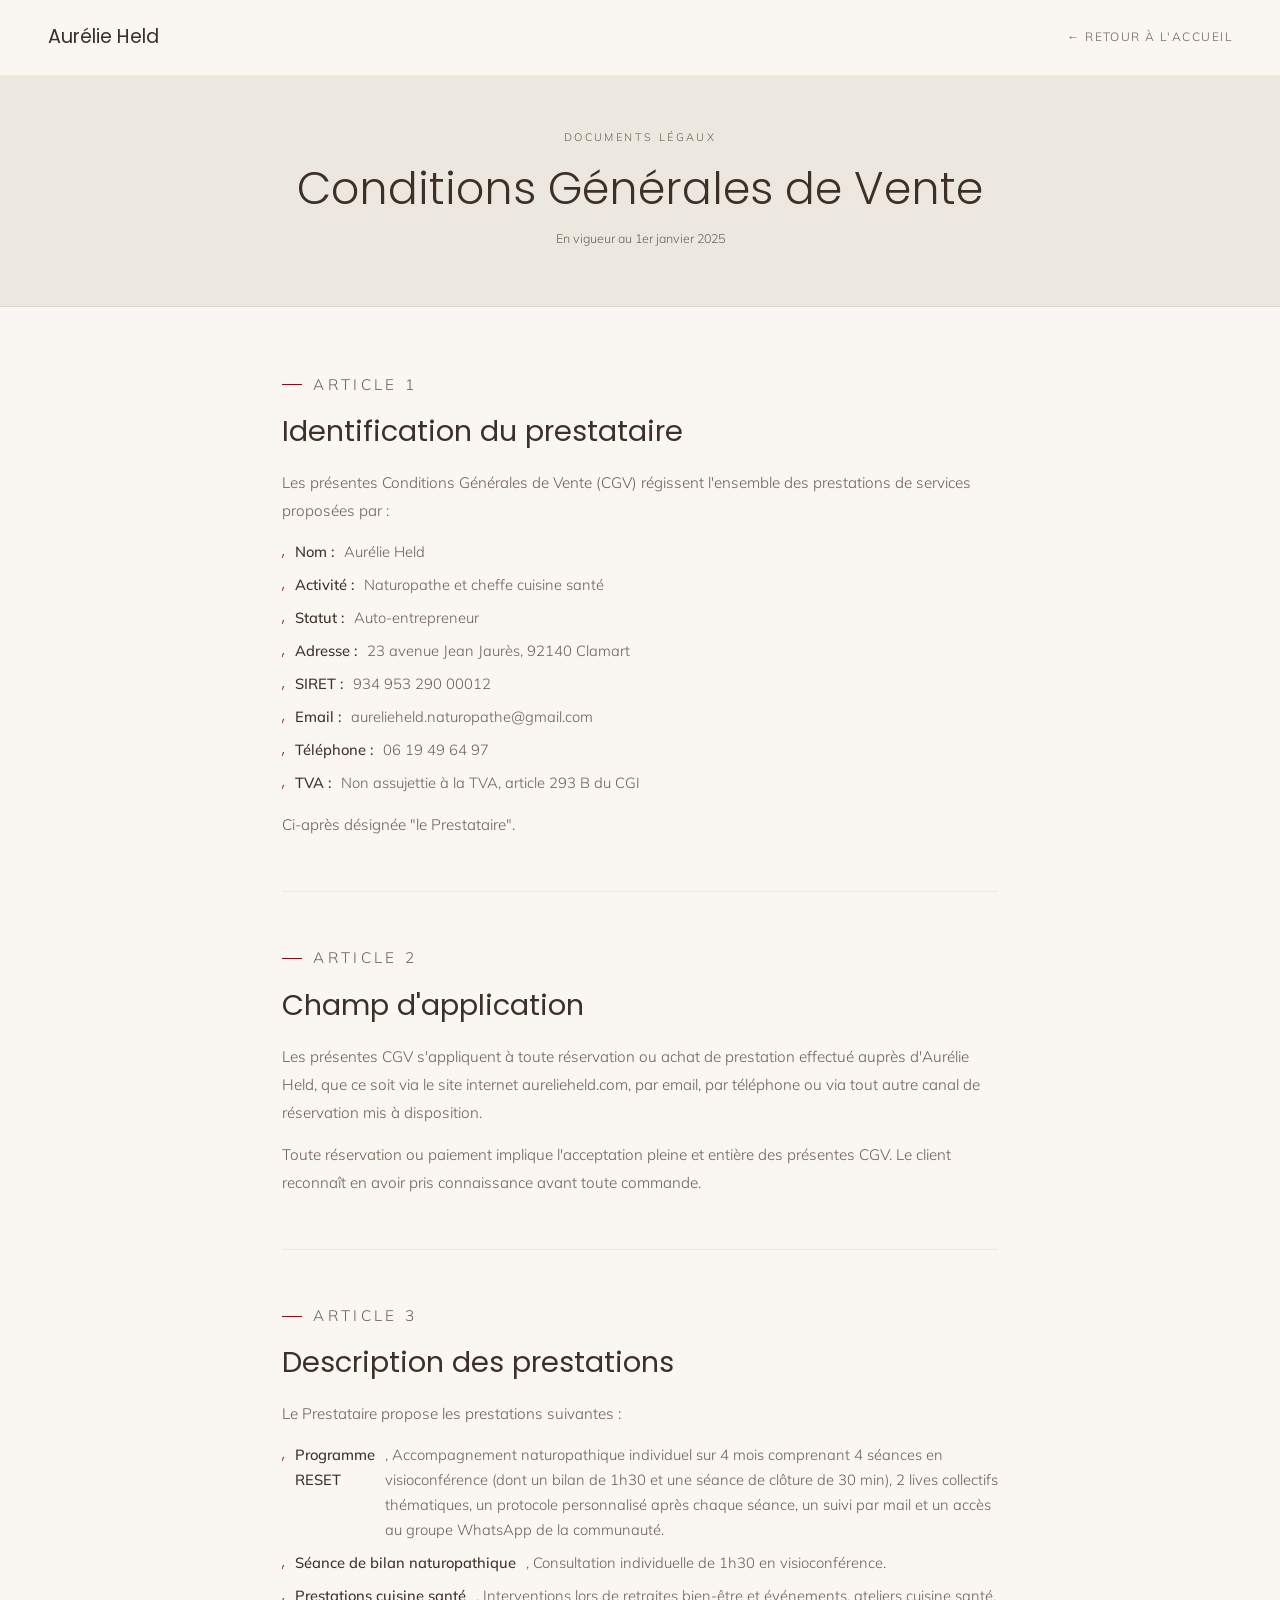
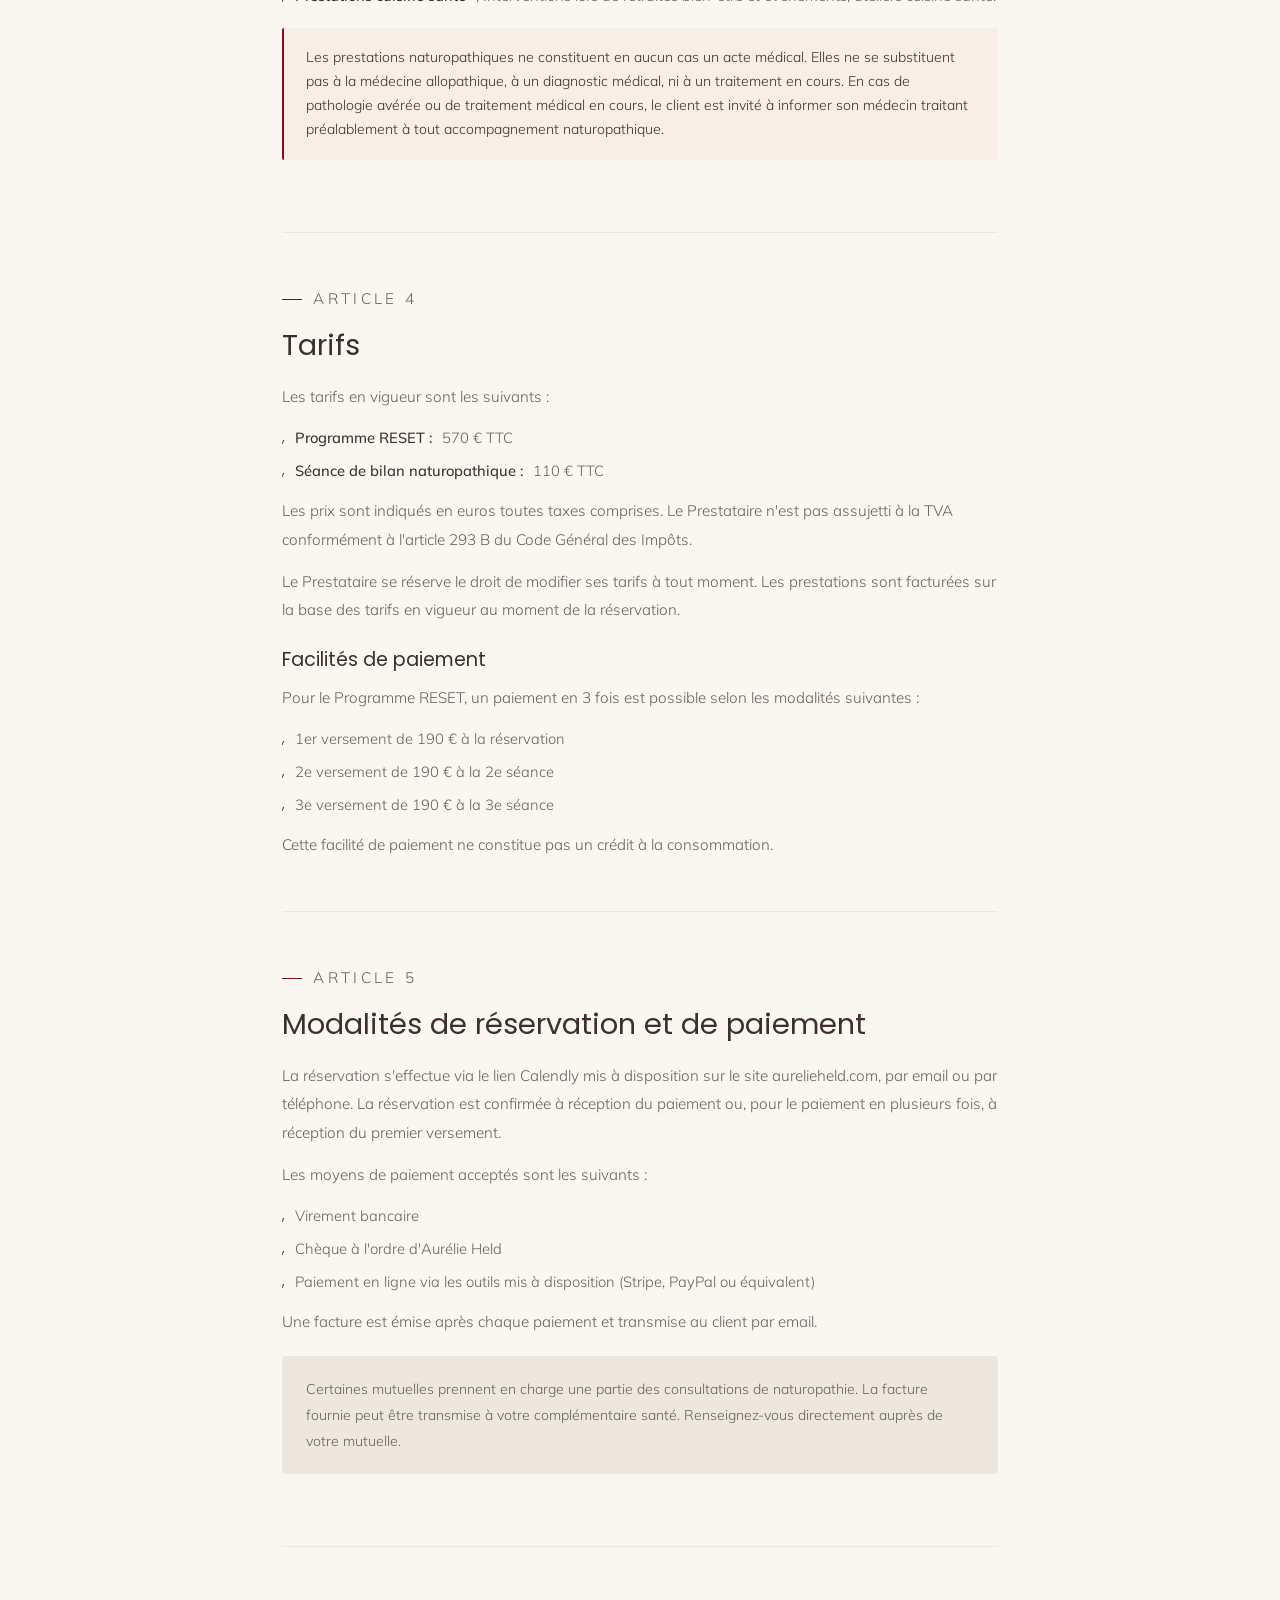
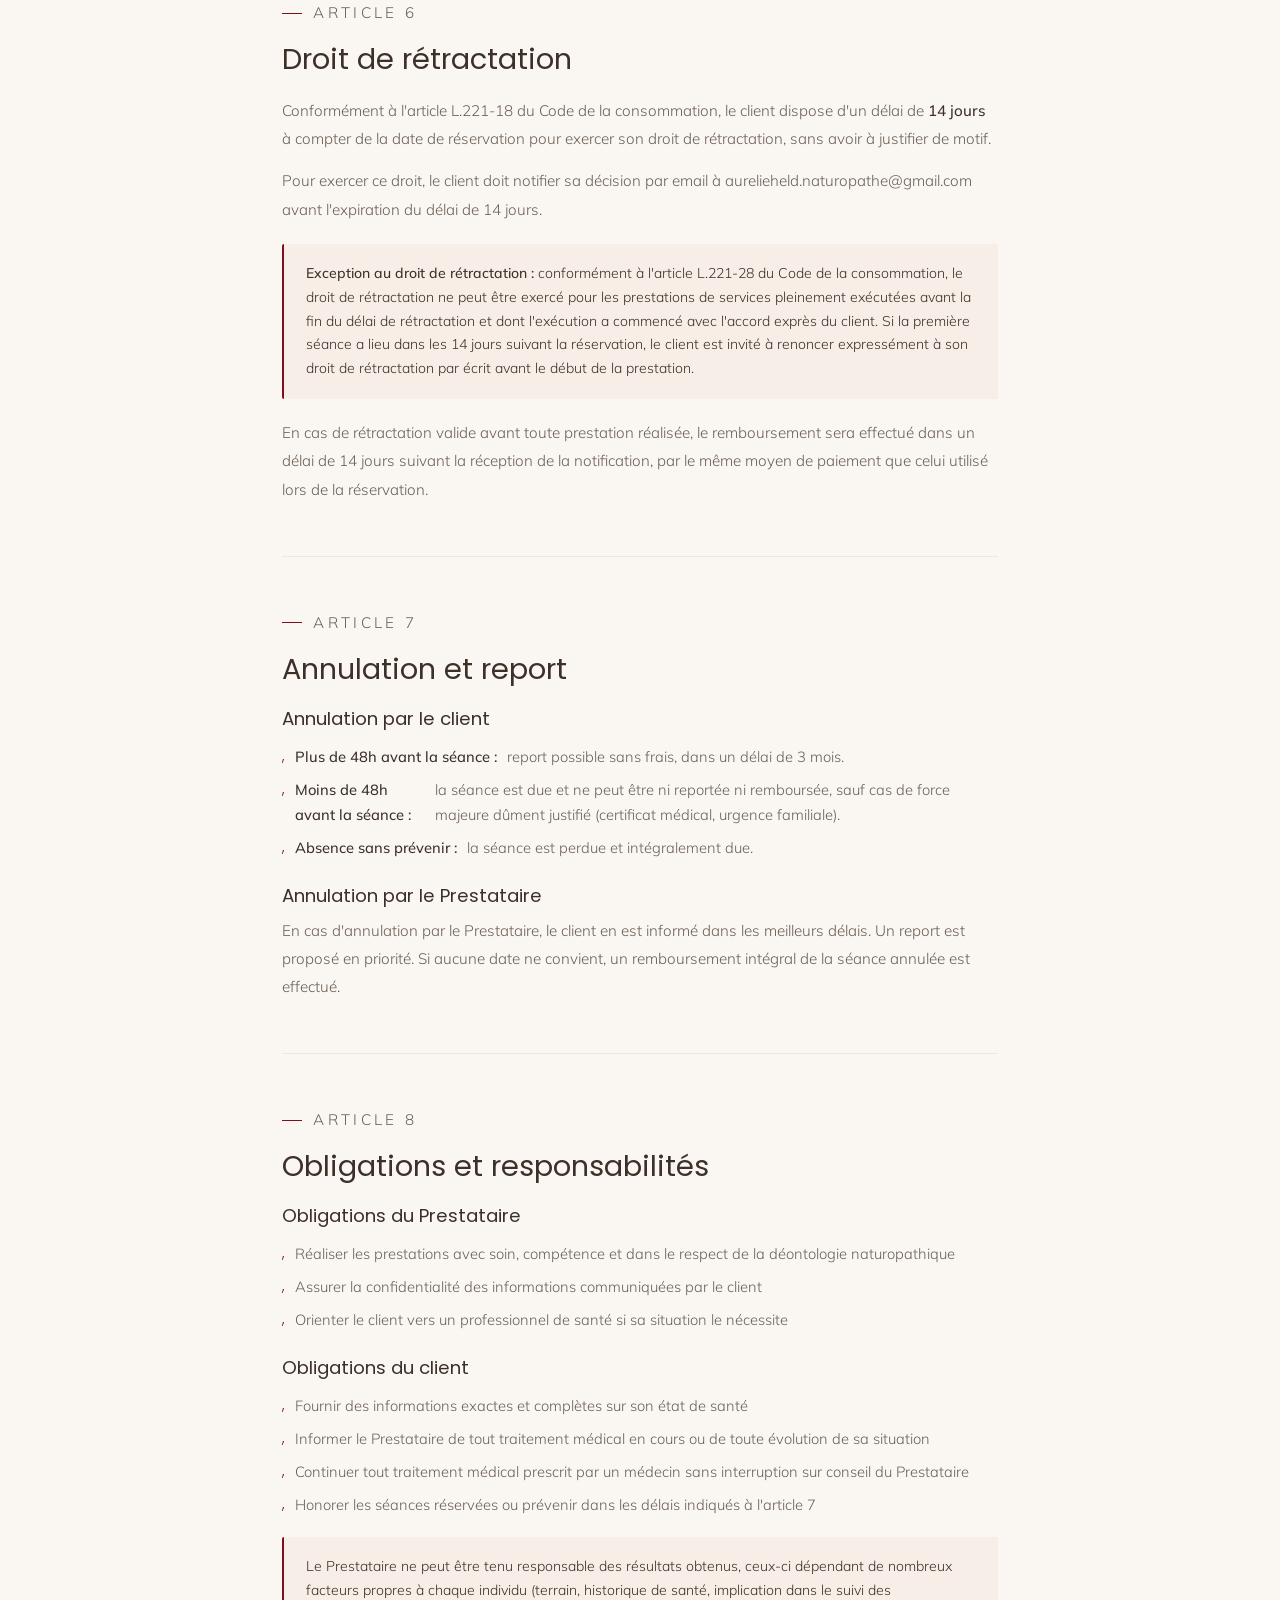
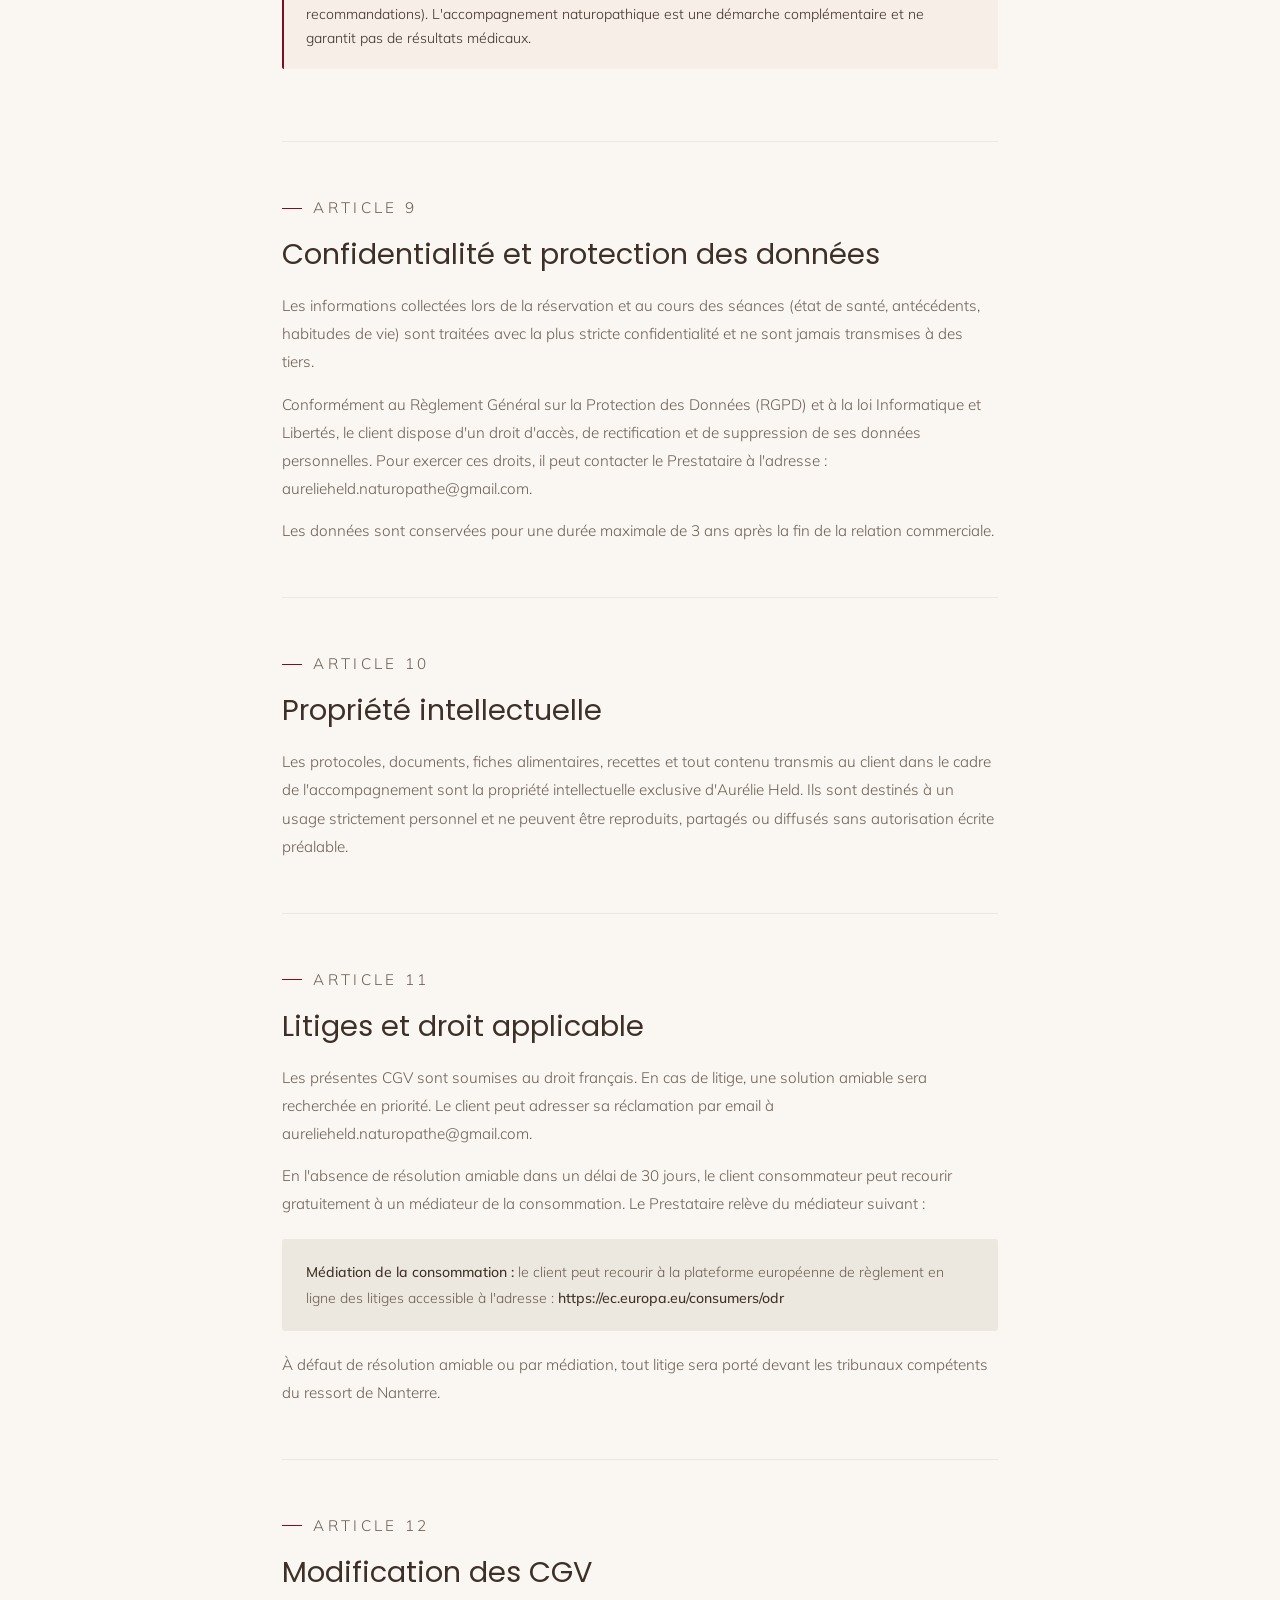
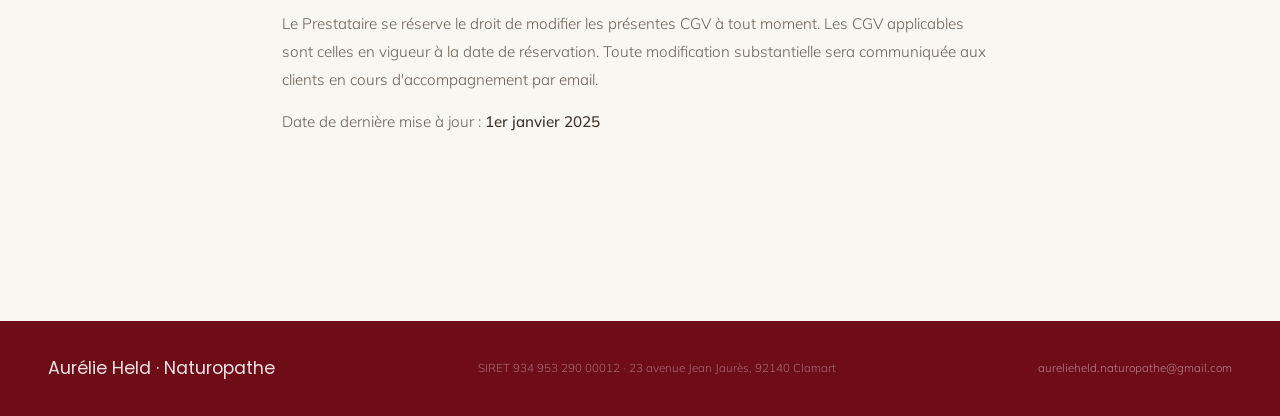
<file: cgv.html>
<!DOCTYPE html>
<html lang="fr">
<head>
  <meta charset="UTF-8" />
  <meta name="viewport" content="width=device-width, initial-scale=1.0" />
  <title>Conditions Générales de Vente | Aurélie Held Naturopathe</title>
  <meta name="description" content="Conditions générales de vente des accompagnements et consultations de naturopathie d'Aurélie Held." />
  <link rel="canonical" href="https://aurelieheld.com/cgv" />
  <meta name="robots" content="noindex, follow" />
  <link rel="preconnect" href="https://fonts.googleapis.com" />
  <link rel="preconnect" href="https://fonts.gstatic.com" crossorigin />
  <link href="https://fonts.googleapis.com/css2?family=Poppins:ital,wght@0,400;0,500;0,600;0,700;0,800;1,400;1,600&family=Mulish:wght@300;400;500;600&display=swap" rel="stylesheet" />

  <style>
    :root {
      --creme: #FAF7F2;
      --linen: #EDE8DF;
      --terracotta: #7F0F1C;
      --terra-dark: #6E0C18;
      --sage: #175226;
      --bark: #3D3028;
      --bark-light: #6B5E54;
    }

    *, *::before, *::after { box-sizing: border-box; margin: 0; padding: 0; }
    html { scroll-behavior: smooth; }

    body {
      background: var(--creme);
      color: var(--bark);
      font-family: 'Mulish', sans-serif;
      font-weight: 300;
      font-size: 16px;
      line-height: 1.8;
    }

    /* NAV */
    nav {
      position: fixed; top: 0; left: 0; right: 0; z-index: 100;
      display: flex; align-items: center; justify-content: space-between;
      padding: 20px 48px;
      background: rgba(250,247,242,0.96);
      backdrop-filter: blur(10px);
      border-bottom: 1px solid rgba(61,48,40,0.07);
    }
    .nav-logo {
      font-family: 'Poppins', serif;
      font-size: 1.2rem; font-weight: 400;
      color: var(--bark); text-decoration: none;
    }
    .nav-back {
      font-size: 0.75rem; letter-spacing: 0.12em; text-transform: uppercase;
      color: var(--bark-light); text-decoration: none;
      transition: color 0.2s;
    }
    .nav-back:hover { color: var(--terracotta); }

    /* HERO */
    .hero {
      margin-top: 72px;
      background: var(--linen);
      padding: 56px 48px;
      text-align: center;
      border-bottom: 1px solid rgba(61,48,40,0.07);
    }
    .hero-eyebrow {
      font-size: 0.68rem; letter-spacing: 0.22em; text-transform: uppercase;
      color: var(--bark-light); margin-bottom: 14px;
    }
    .hero h1 {
      font-family: 'Poppins', serif;
      font-size: clamp(1.8rem, 3.5vw, 2.8rem);
      font-weight: 300; color: var(--bark); line-height: 1.2;
    }
    .hero-date {
      font-size: 0.78rem; color: var(--bark-light); margin-top: 12px;
    }

    /* CONTENU */
    .content {
      max-width: 780px;
      margin: 0 auto;
      padding: 64px 32px 80px;
    }

    /* Articles */
    .article {
      margin-bottom: 52px;
      padding-bottom: 52px;
      border-bottom: 1px solid rgba(61,48,40,0.08);
    }
    .article:last-child {
      border-bottom: none;
    }

    .article-num {
      font-size: 0.65rem; letter-spacing: 0.22em; text-transform: uppercase;
      color: var(--terracotta); margin-bottom: 10px;
      display: flex; align-items: center; gap: 0.7rem;
    }
    .article-num::before {
      content: ''; display: block; width: 20px; height: 1px;
      background: var(--terracotta);
    }

    .article h2 {
      font-family: 'Poppins', serif;
      font-size: clamp(1.3rem, 2.5vw, 1.8rem);
      font-weight: 400; color: var(--bark); line-height: 1.25;
      margin-bottom: 20px;
    }

    .article p {
      font-size: 0.95rem; color: var(--bark-light);
      line-height: 1.85; margin-bottom: 14px;
    }
    .article p:last-child { margin-bottom: 0; }

    .article ul {
      list-style: none; margin: 14px 0;
      display: flex; flex-direction: column; gap: 8px;
    }
    .article ul li {
      font-size: 0.92rem; color: var(--bark-light);
      line-height: 1.7; display: flex; align-items: flex-start; gap: 10px;
    }
    .article ul li::before {
      content: ','; color: var(--terracotta); flex-shrink: 0;
      font-family: 'Poppins', serif;
    }

    .article strong { font-weight: 500; color: var(--bark); }

    /* Encadré important */
    .encart {
      background: rgba(196,112,90,0.07);
      border-left: 2px solid var(--terracotta);
      border-radius: 2px;
      padding: 18px 22px;
      margin: 20px 0;
    }
    .encart p {
      font-size: 0.88rem !important;
      color: var(--bark) !important;
      margin: 0 !important;
      line-height: 1.7 !important;
    }

    /* Encadré neutre */
    .encart-linen {
      background: var(--linen);
      border-radius: 3px;
      padding: 20px 24px;
      margin: 20px 0;
    }
    .encart-linen p {
      font-size: 0.88rem !important;
      color: var(--bark-light) !important;
      margin: 0 !important;
    }

    /* FOOTER */
    footer {
      background: var(--terra-dark);
      padding: 32px 48px;
      display: flex; align-items: center;
      justify-content: space-between; flex-wrap: wrap; gap: 12px;
    }
    .footer-logo {
      font-family: 'Poppins', serif;
      font-size: 1.1rem; font-weight: 400;
      color: rgba(255,255,255,0.88); text-decoration: none;
    }
    footer p {
      font-size: 0.72rem; color: rgba(255,255,255,0.4);
    }
    footer a {
      font-size: 0.72rem; color: rgba(255,255,255,0.5);
      text-decoration: none; transition: color 0.2s;
    }
    footer a:hover { color: white; }

    @media (max-width: 768px) {
      nav { padding: 16px 20px; }
      .hero { padding: 40px 20px; }
      .content { padding: 40px 20px 60px; }
      footer { padding: 24px 20px; flex-direction: column; align-items: flex-start; }
    }
  </style>
</head>
<body>

<!-- NAV -->
<nav>
  <a href="index.html" class="nav-logo">Aurélie Held</a>
  <a href="index.html" class="nav-back">← Retour à l'accueil</a>
</nav>

<!-- HERO -->
<div class="hero">
  <p class="hero-eyebrow">Documents légaux</p>
  <h1>Conditions Générales de Vente</h1>
  <p class="hero-date">En vigueur au 1er janvier 2025</p>
</div>

<!-- CONTENU -->
<div class="content">

  <!-- ART. 1 -->
  <div class="article">
    <p class="article-num">Article 1</p>
    <h2>Identification du prestataire</h2>
    <p>Les présentes Conditions Générales de Vente (CGV) régissent l'ensemble des prestations de services proposées par :</p>
    <ul>
      <li><strong>Nom :</strong> Aurélie Held</li>
      <li><strong>Activité :</strong> Naturopathe et cheffe cuisine santé</li>
      <li><strong>Statut :</strong> Auto-entrepreneur</li>
      <li><strong>Adresse :</strong> 23 avenue Jean Jaurès, 92140 Clamart</li>
      <li><strong>SIRET :</strong> 934 953 290 00012</li>
      <li><strong>Email :</strong> aurelieheld.naturopathe@gmail.com</li>
      <li><strong>Téléphone :</strong> 06 19 49 64 97</li>
      <li><strong>TVA :</strong> Non assujettie à la TVA, article 293 B du CGI</li>
    </ul>
    <p style="margin-top:16px;">Ci-après désignée "le Prestataire".</p>
  </div>

  <!-- ART. 2 -->
  <div class="article">
    <p class="article-num">Article 2</p>
    <h2>Champ d'application</h2>
    <p>Les présentes CGV s'appliquent à toute réservation ou achat de prestation effectué auprès d'Aurélie Held, que ce soit via le site internet aurelieheld.com, par email, par téléphone ou via tout autre canal de réservation mis à disposition.</p>
    <p>Toute réservation ou paiement implique l'acceptation pleine et entière des présentes CGV. Le client reconnaît en avoir pris connaissance avant toute commande.</p>
  </div>

  <!-- ART. 3 -->
  <div class="article">
    <p class="article-num">Article 3</p>
    <h2>Description des prestations</h2>
    <p>Le Prestataire propose les prestations suivantes :</p>
    <ul>
      <li><strong>Programme RESET</strong>, Accompagnement naturopathique individuel sur 4 mois comprenant 4 séances en visioconférence (dont un bilan de 1h30 et une séance de clôture de 30 min), 2 lives collectifs thématiques, un protocole personnalisé après chaque séance, un suivi par mail et un accès au groupe WhatsApp de la communauté.</li>
      <li><strong>Séance de bilan naturopathique</strong>, Consultation individuelle de 1h30 en visioconférence.</li>
      <li><strong>Prestations cuisine santé</strong>, Interventions lors de retraites bien-être et événements, ateliers cuisine santé.</li>
    </ul>
    <div class="encart">
      <p>Les prestations naturopathiques ne constituent en aucun cas un acte médical. Elles ne se substituent pas à la médecine allopathique, à un diagnostic médical, ni à un traitement en cours. En cas de pathologie avérée ou de traitement médical en cours, le client est invité à informer son médecin traitant préalablement à tout accompagnement naturopathique.</p>
    </div>
  </div>

  <!-- ART. 4 -->
  <div class="article">
    <p class="article-num">Article 4</p>
    <h2>Tarifs</h2>
    <p>Les tarifs en vigueur sont les suivants :</p>
    <ul>
      <li><strong>Programme RESET :</strong> 570 € TTC</li>
      <li><strong>Séance de bilan naturopathique :</strong> 110 € TTC</li>
    </ul>
    <p>Les prix sont indiqués en euros toutes taxes comprises. Le Prestataire n'est pas assujetti à la TVA conformément à l'article 293 B du Code Général des Impôts.</p>
    <p>Le Prestataire se réserve le droit de modifier ses tarifs à tout moment. Les prestations sont facturées sur la base des tarifs en vigueur au moment de la réservation.</p>

    <h2 style="font-size:1.2rem; margin-top:24px; margin-bottom:12px;">Facilités de paiement</h2>
    <p>Pour le Programme RESET, un paiement en 3 fois est possible selon les modalités suivantes :</p>
    <ul>
      <li>1er versement de 190 € à la réservation</li>
      <li>2e versement de 190 € à la 2e séance</li>
      <li>3e versement de 190 € à la 3e séance</li>
    </ul>
    <p>Cette facilité de paiement ne constitue pas un crédit à la consommation.</p>
  </div>

  <!-- ART. 5 -->
  <div class="article">
    <p class="article-num">Article 5</p>
    <h2>Modalités de réservation et de paiement</h2>
    <p>La réservation s'effectue via le lien Calendly mis à disposition sur le site aurelieheld.com, par email ou par téléphone. La réservation est confirmée à réception du paiement ou, pour le paiement en plusieurs fois, à réception du premier versement.</p>
    <p>Les moyens de paiement acceptés sont les suivants :</p>
    <ul>
      <li>Virement bancaire</li>
      <li>Chèque à l'ordre d'Aurélie Held</li>
      <li>Paiement en ligne via les outils mis à disposition (Stripe, PayPal ou équivalent)</li>
    </ul>
    <p>Une facture est émise après chaque paiement et transmise au client par email.</p>
    <div class="encart-linen">
      <p>Certaines mutuelles prennent en charge une partie des consultations de naturopathie. La facture fournie peut être transmise à votre complémentaire santé. Renseignez-vous directement auprès de votre mutuelle.</p>
    </div>
  </div>

  <!-- ART. 6 -->
  <div class="article">
    <p class="article-num">Article 6</p>
    <h2>Droit de rétractation</h2>
    <p>Conformément à l'article L.221-18 du Code de la consommation, le client dispose d'un délai de <strong>14 jours</strong> à compter de la date de réservation pour exercer son droit de rétractation, sans avoir à justifier de motif.</p>
    <p>Pour exercer ce droit, le client doit notifier sa décision par email à aurelieheld.naturopathe@gmail.com avant l'expiration du délai de 14 jours.</p>

    <div class="encart">
      <p><strong>Exception au droit de rétractation :</strong> conformément à l'article L.221-28 du Code de la consommation, le droit de rétractation ne peut être exercé pour les prestations de services pleinement exécutées avant la fin du délai de rétractation et dont l'exécution a commencé avec l'accord exprès du client. Si la première séance a lieu dans les 14 jours suivant la réservation, le client est invité à renoncer expressément à son droit de rétractation par écrit avant le début de la prestation.</p>
    </div>

    <p>En cas de rétractation valide avant toute prestation réalisée, le remboursement sera effectué dans un délai de 14 jours suivant la réception de la notification, par le même moyen de paiement que celui utilisé lors de la réservation.</p>
  </div>

  <!-- ART. 7 -->
  <div class="article">
    <p class="article-num">Article 7</p>
    <h2>Annulation et report</h2>

    <h2 style="font-size:1.15rem; margin-bottom:10px; margin-top:20px;">Annulation par le client</h2>
    <ul>
      <li><strong>Plus de 48h avant la séance :</strong> report possible sans frais, dans un délai de 3 mois.</li>
      <li><strong>Moins de 48h avant la séance :</strong> la séance est due et ne peut être ni reportée ni remboursée, sauf cas de force majeure dûment justifié (certificat médical, urgence familiale).</li>
      <li><strong>Absence sans prévenir :</strong> la séance est perdue et intégralement due.</li>
    </ul>

    <h2 style="font-size:1.15rem; margin-bottom:10px; margin-top:24px;">Annulation par le Prestataire</h2>
    <p>En cas d'annulation par le Prestataire, le client en est informé dans les meilleurs délais. Un report est proposé en priorité. Si aucune date ne convient, un remboursement intégral de la séance annulée est effectué.</p>
  </div>

  <!-- ART. 8 -->
  <div class="article">
    <p class="article-num">Article 8</p>
    <h2>Obligations et responsabilités</h2>

    <h2 style="font-size:1.15rem; margin-bottom:10px; margin-top:20px;">Obligations du Prestataire</h2>
    <ul>
      <li>Réaliser les prestations avec soin, compétence et dans le respect de la déontologie naturopathique</li>
      <li>Assurer la confidentialité des informations communiquées par le client</li>
      <li>Orienter le client vers un professionnel de santé si sa situation le nécessite</li>
    </ul>

    <h2 style="font-size:1.15rem; margin-bottom:10px; margin-top:24px;">Obligations du client</h2>
    <ul>
      <li>Fournir des informations exactes et complètes sur son état de santé</li>
      <li>Informer le Prestataire de tout traitement médical en cours ou de toute évolution de sa situation</li>
      <li>Continuer tout traitement médical prescrit par un médecin sans interruption sur conseil du Prestataire</li>
      <li>Honorer les séances réservées ou prévenir dans les délais indiqués à l'article 7</li>
    </ul>

    <div class="encart">
      <p>Le Prestataire ne peut être tenu responsable des résultats obtenus, ceux-ci dépendant de nombreux facteurs propres à chaque individu (terrain, historique de santé, implication dans le suivi des recommandations). L'accompagnement naturopathique est une démarche complémentaire et ne garantit pas de résultats médicaux.</p>
    </div>
  </div>

  <!-- ART. 9 -->
  <div class="article">
    <p class="article-num">Article 9</p>
    <h2>Confidentialité et protection des données</h2>
    <p>Les informations collectées lors de la réservation et au cours des séances (état de santé, antécédents, habitudes de vie) sont traitées avec la plus stricte confidentialité et ne sont jamais transmises à des tiers.</p>
    <p>Conformément au Règlement Général sur la Protection des Données (RGPD) et à la loi Informatique et Libertés, le client dispose d'un droit d'accès, de rectification et de suppression de ses données personnelles. Pour exercer ces droits, il peut contacter le Prestataire à l'adresse : aurelieheld.naturopathe@gmail.com.</p>
    <p>Les données sont conservées pour une durée maximale de 3 ans après la fin de la relation commerciale.</p>
  </div>

  <!-- ART. 10 -->
  <div class="article">
    <p class="article-num">Article 10</p>
    <h2>Propriété intellectuelle</h2>
    <p>Les protocoles, documents, fiches alimentaires, recettes et tout contenu transmis au client dans le cadre de l'accompagnement sont la propriété intellectuelle exclusive d'Aurélie Held. Ils sont destinés à un usage strictement personnel et ne peuvent être reproduits, partagés ou diffusés sans autorisation écrite préalable.</p>
  </div>

  <!-- ART. 11 -->
  <div class="article">
    <p class="article-num">Article 11</p>
    <h2>Litiges et droit applicable</h2>
    <p>Les présentes CGV sont soumises au droit français. En cas de litige, une solution amiable sera recherchée en priorité. Le client peut adresser sa réclamation par email à aurelieheld.naturopathe@gmail.com.</p>
    <p>En l'absence de résolution amiable dans un délai de 30 jours, le client consommateur peut recourir gratuitement à un médiateur de la consommation. Le Prestataire relève du médiateur suivant :</p>
    <div class="encart-linen">
      <p><strong>Médiation de la consommation :</strong> le client peut recourir à la plateforme européenne de règlement en ligne des litiges accessible à l'adresse : <strong>https://ec.europa.eu/consumers/odr</strong></p>
    </div>
    <p>À défaut de résolution amiable ou par médiation, tout litige sera porté devant les tribunaux compétents du ressort de Nanterre.</p>
  </div>

  <!-- ART. 12 -->
  <div class="article">
    <p class="article-num">Article 12</p>
    <h2>Modification des CGV</h2>
    <p>Le Prestataire se réserve le droit de modifier les présentes CGV à tout moment. Les CGV applicables sont celles en vigueur à la date de réservation. Toute modification substantielle sera communiquée aux clients en cours d'accompagnement par email.</p>
    <p>Date de dernière mise à jour : <strong>1er janvier 2025</strong></p>
  </div>

</div>

<!-- FOOTER -->
<footer>
  <a href="index.html" class="footer-logo">Aurélie Held · Naturopathe</a>
  <p>SIRET 934 953 290 00012 · 23 avenue Jean Jaurès, 92140 Clamart</p>
  <a href="mailto:aurelieheld.naturopathe@gmail.com">aurelieheld.naturopathe@gmail.com</a>
</footer>

</body>
</html>
</file>
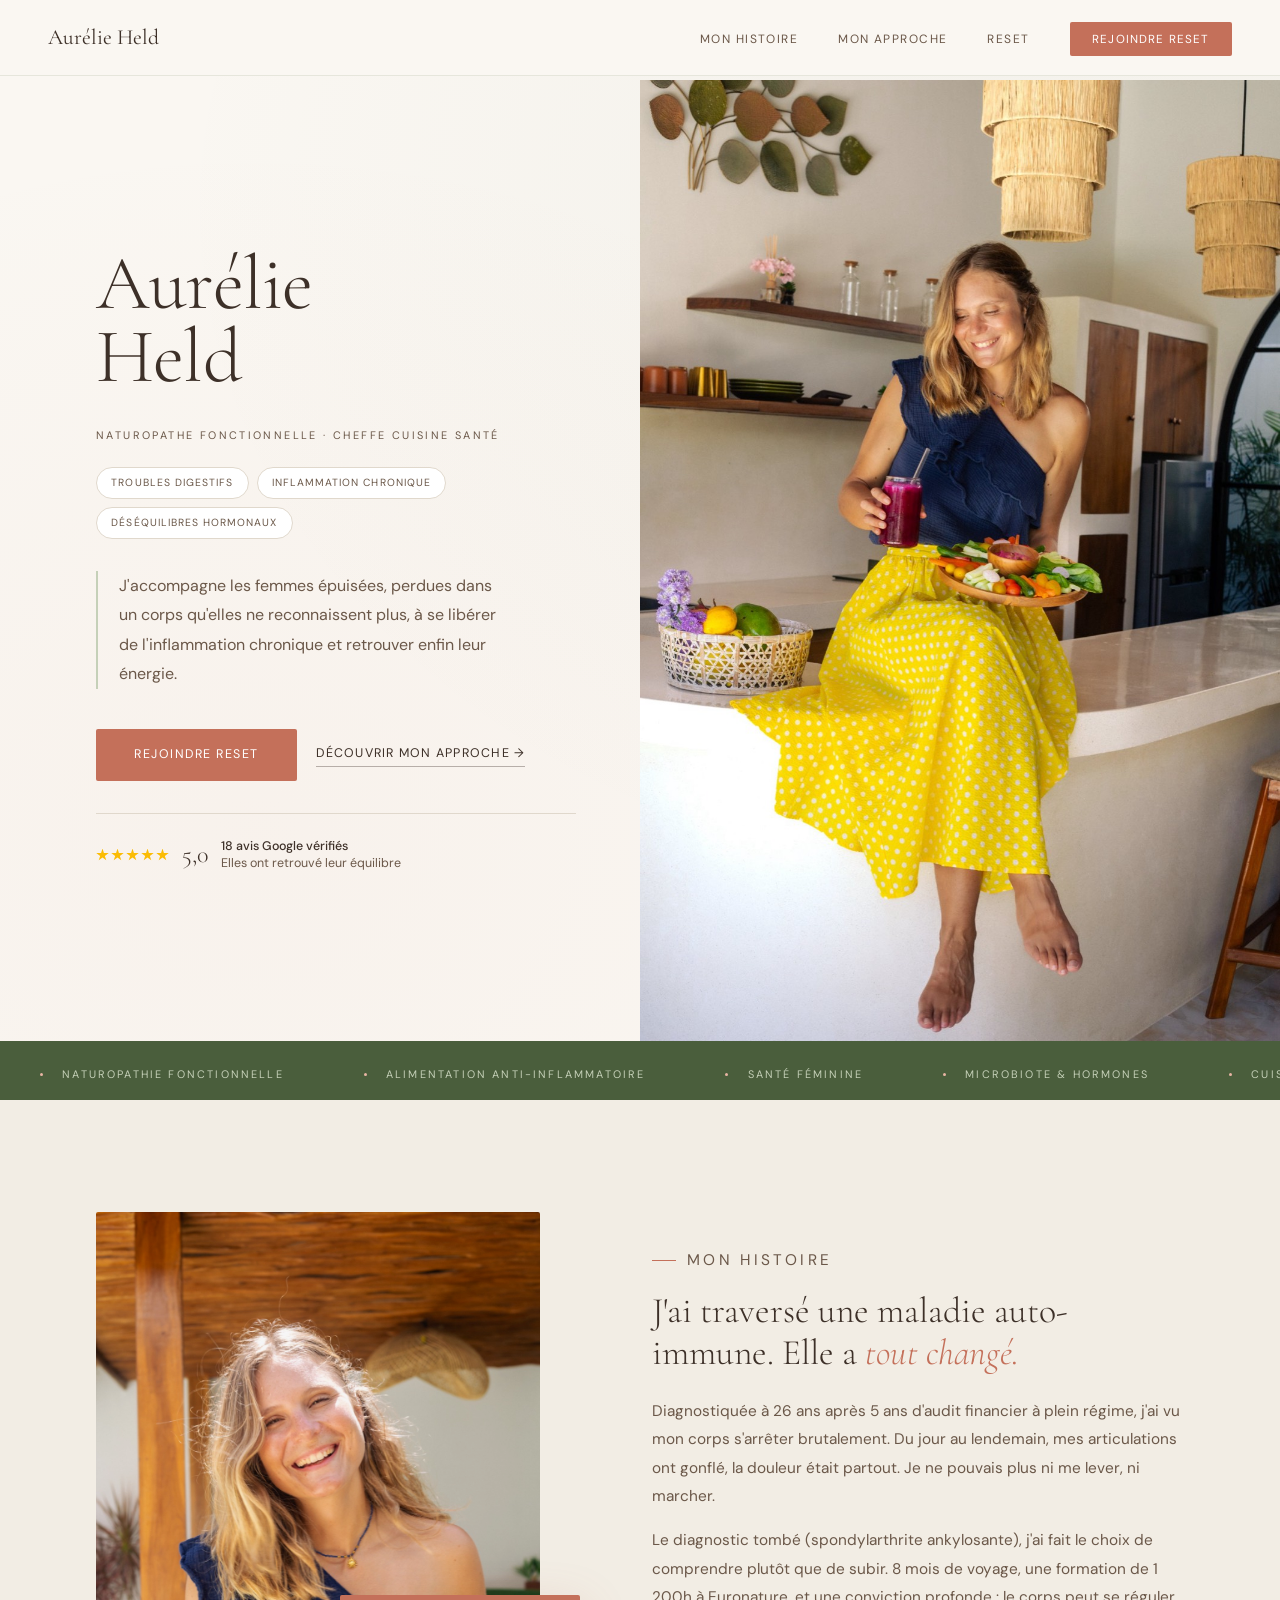
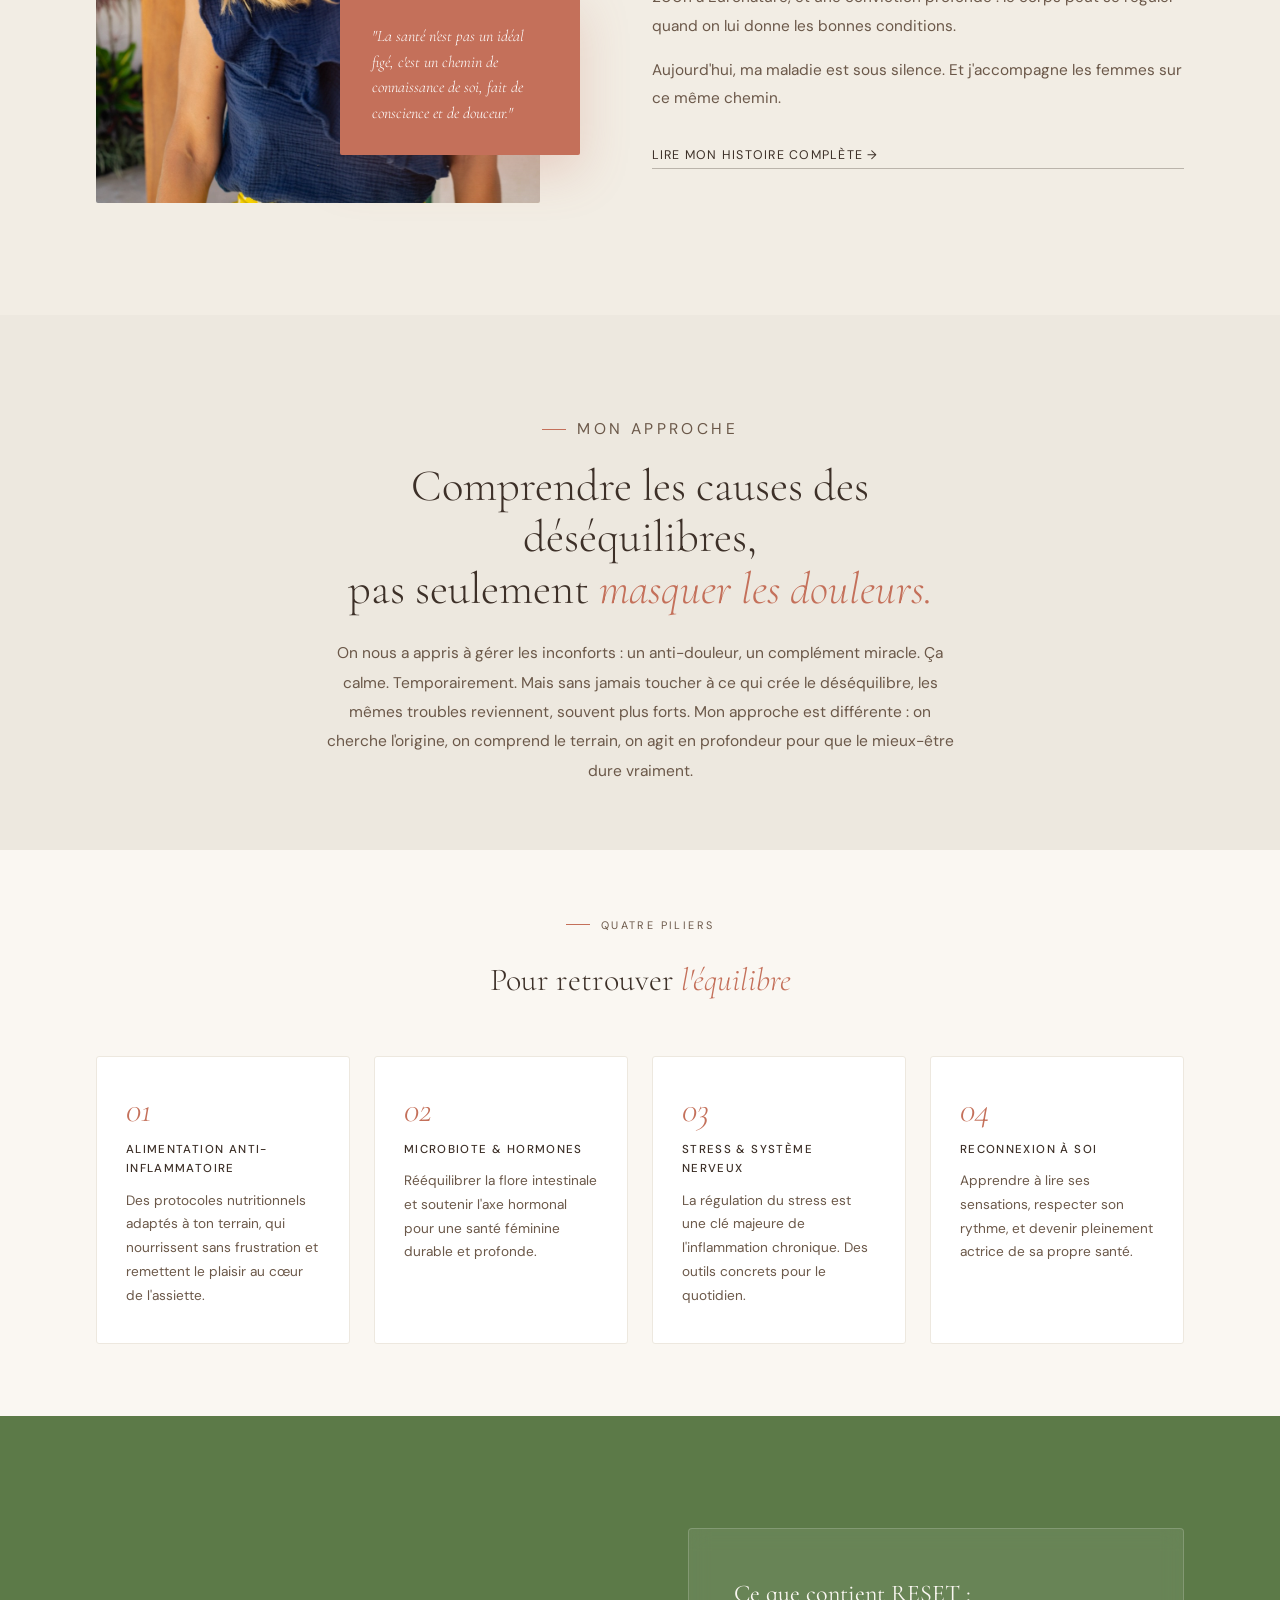
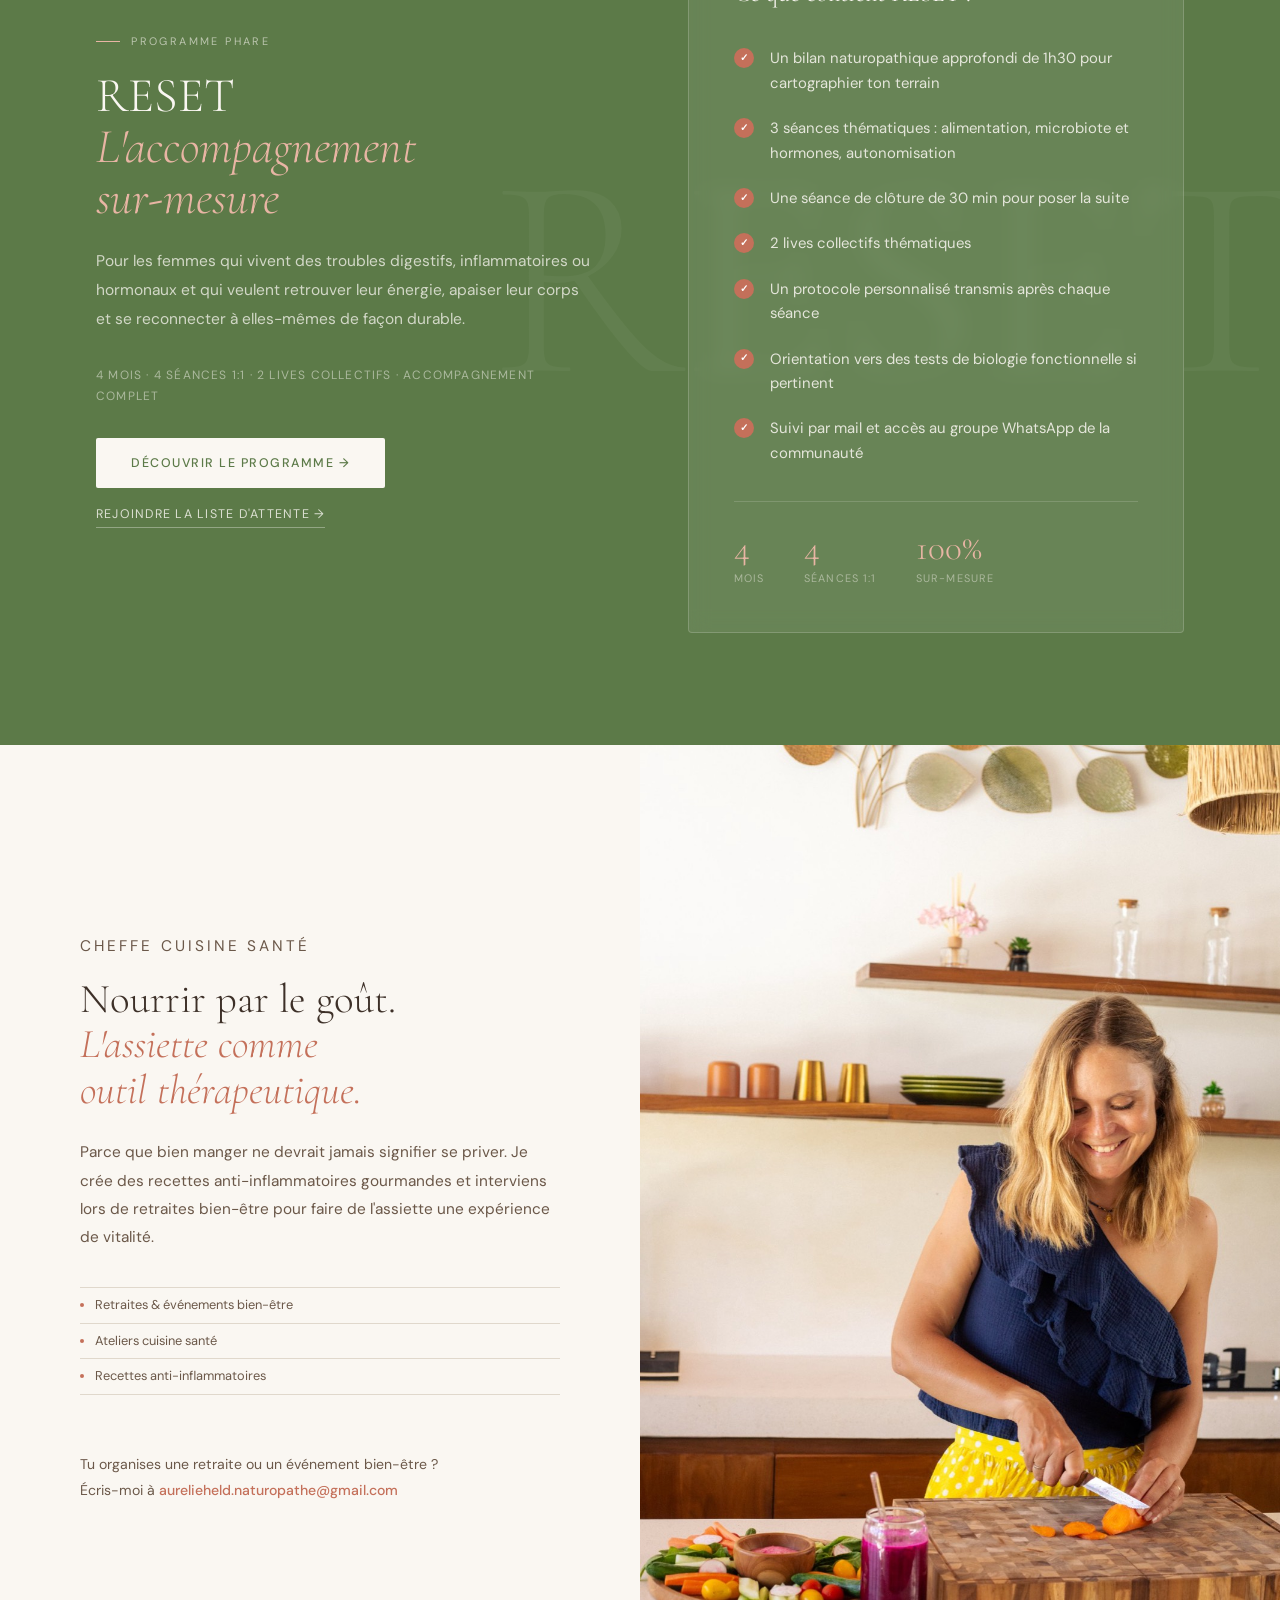
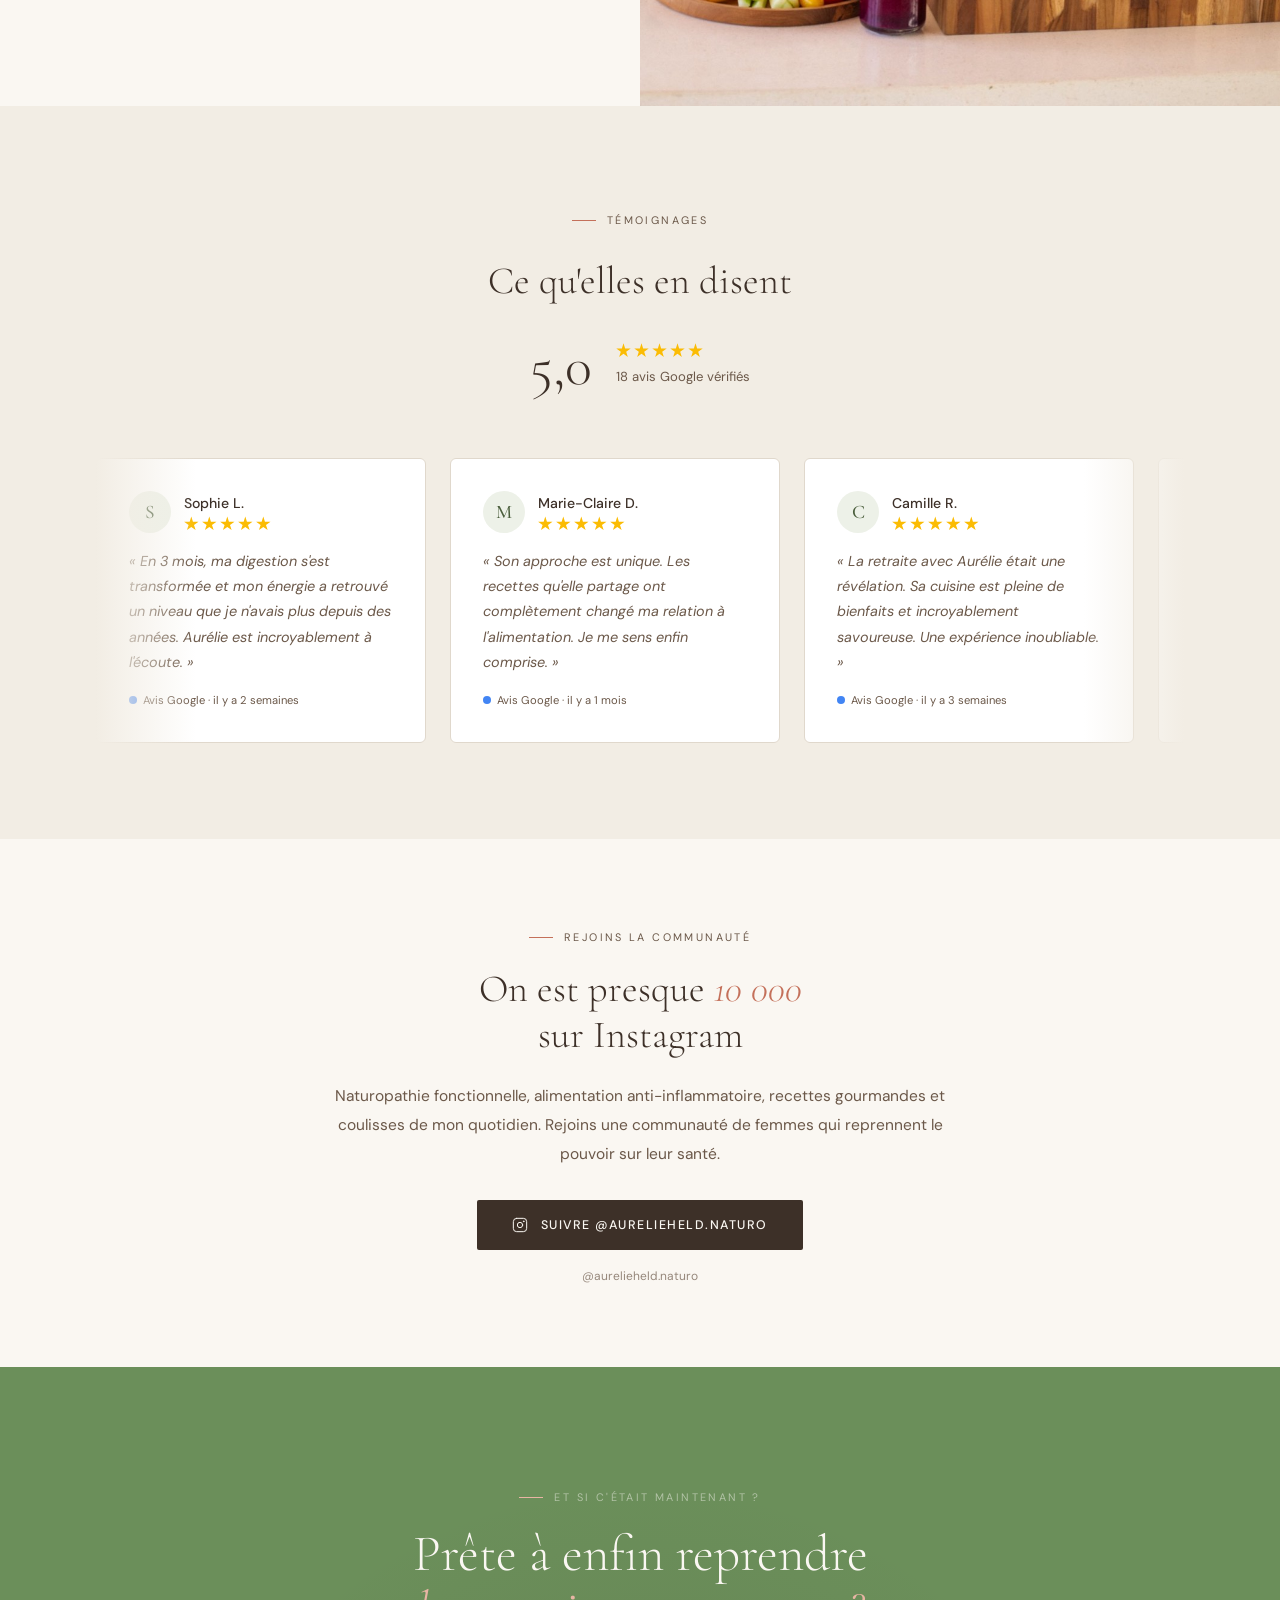
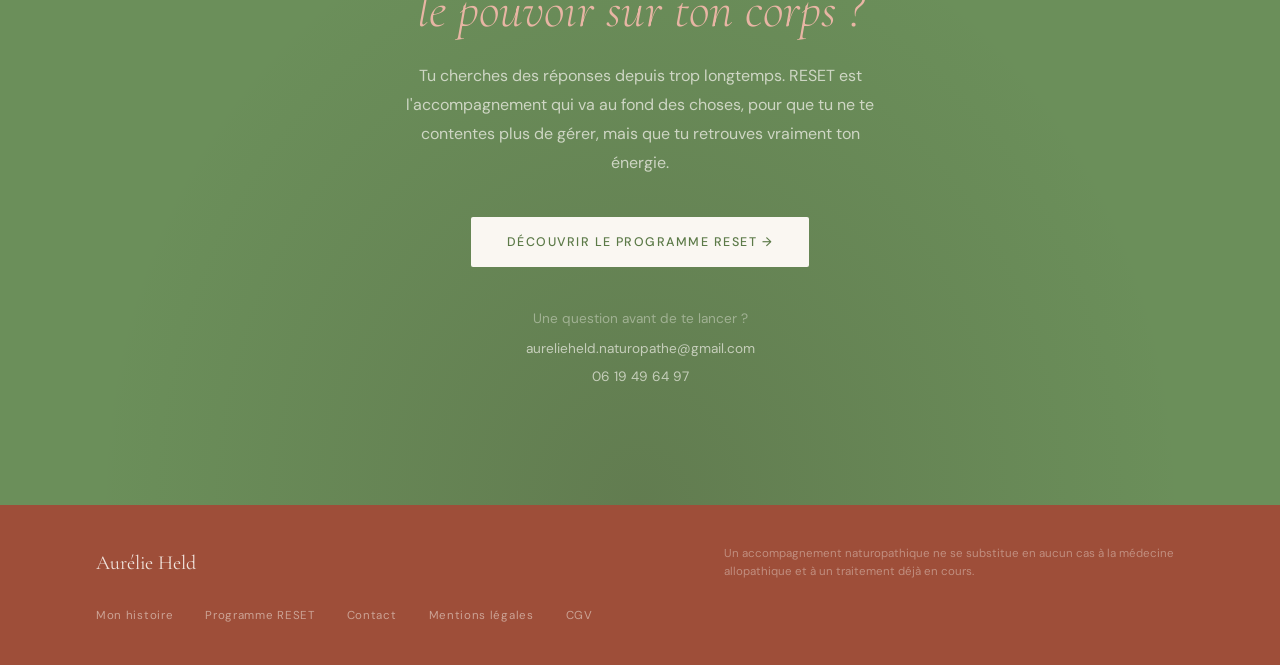
<file: index.html.html>
<!DOCTYPE html>
<html lang="fr">
<head>
<meta charset="UTF-8">
<meta name="viewport" content="width=device-width, initial-scale=1.0">
<title>Aurélie Held, Naturopathe fonctionnelle & Cheffe cuisine santé</title>
<meta name="description" content="Aurélie Held, naturopathe certifiée spécialisée dans les troubles digestifs, inflammatoires et hormonaux. Programme RESET, accompagnement sur-mesure 6 mois.">
<link rel="preconnect" href="https://fonts.googleapis.com">
<link rel="preconnect" href="https://fonts.gstatic.com" crossorigin>
<link href="https://fonts.googleapis.com/css2?family=Cormorant+Garamond:ital,wght@0,300;0,400;0,500;1,300;1,400&family=DM+Sans:wght@300;400;500&display=swap" rel="stylesheet">

<style>
/* ══════════════════════════════════════════
   VARIABLES & RESET
══════════════════════════════════════════ */
:root {
  --cream: #FAF7F2;
  --warm-linen: #F2EDE4;
  --terracotta: #C4705A;
  --terracotta-light: #E8B5A4;
  --terracotta-dark: #9E4E39;
  --sage-light: #C5D0B8;
  --sage-dark: #4A5E3C;
  --sage-bg: #EDF1E8;
  --bark: #3D3028;
  --bark-mid: #6B5849;
  --linen: #EDE8DF;
  --linen-deep: #E0D8CC;
  --green-reset: #5C7A48;
  --green-strip: #4A5E3C;
  --green-cta: #6B8F5A;
  --gold: #C9A96E;
}

*, *::before, *::after { margin: 0; padding: 0; box-sizing: border-box; }
html { scroll-behavior: smooth; }
body { font-family: 'DM Sans', sans-serif; background: var(--cream); color: var(--bark); font-size: 16px; line-height: 1.7; overflow-x: hidden; }
img { display: block; max-width: 100%; }
a { text-decoration: none; color: inherit; }

/* ══════════════════════════════════════════
   ANIMATIONS
══════════════════════════════════════════ */
@keyframes fadeUp {
  from { opacity: 0; transform: translateY(24px); }
  to   { opacity: 1; transform: translateY(0); }
}
@keyframes fadeIn {
  from { opacity: 0; }
  to   { opacity: 1; }
}
@keyframes scrollLeft {
  from { transform: translateX(0); }
  to   { transform: translateX(-50%); }
}
@keyframes scrollAvis {
  from { transform: translateX(0); }
  to   { transform: translateX(-50%); }
}
@keyframes pulse {
  0%, 100% { opacity: 1; }
  50% { opacity: 0.6; }
}

.fade-up { animation: fadeUp 0.8s ease forwards; }
.fade-up-2 { animation: fadeUp 0.8s 0.15s ease both; }
.fade-up-3 { animation: fadeUp 0.8s 0.3s ease both; }
.fade-up-4 { animation: fadeUp 0.8s 0.45s ease both; }
.fade-up-5 { animation: fadeUp 0.8s 0.6s ease both; }

/* ══════════════════════════════════════════
   UTILITAIRES
══════════════════════════════════════════ */
.section-label {
  display: inline-flex; align-items: center; gap: 0.7rem;
  font-size: 0.68rem; letter-spacing: 0.22em; text-transform: uppercase;
  color: var(--bark-mid); margin-bottom: 1.2rem;
}
.section-label::before {
  content: ''; display: block; width: 24px; height: 1px; background: var(--terracotta);
}

/* ══════════════════════════════════════════
   BOUTONS
══════════════════════════════════════════ */
.btn-primary {
  background: var(--terracotta); color: white;
  padding: 0.95rem 2.4rem;
  font-size: 0.78rem; letter-spacing: 0.12em; text-transform: uppercase;
  border-radius: 2px; display: inline-block;
  transition: background 0.25s, transform 0.2s, box-shadow 0.2s;
  border: none; cursor: pointer; font-family: 'DM Sans', sans-serif;
}
.btn-primary:hover { background: var(--terracotta-dark); transform: translateY(-1px); box-shadow: 0 8px 24px rgba(196,112,90,0.3); }

.btn-ghost {
  color: var(--bark); font-size: 0.78rem; letter-spacing: 0.1em;
  text-transform: uppercase; display: inline-flex; align-items: center; gap: 0.5rem;
  border-bottom: 1px solid rgba(61,48,40,0.35); padding-bottom: 2px;
  transition: color 0.2s, border-color 0.2s;
}
.btn-ghost:hover { color: var(--terracotta); border-color: var(--terracotta); }

.btn-ghost-light {
  color: rgba(250,247,242,0.8); font-size: 0.78rem; letter-spacing: 0.1em;
  text-transform: uppercase; display: inline-flex; align-items: center; gap: 0.5rem;
  border-bottom: 1px solid rgba(250,247,242,0.35); padding-bottom: 2px;
  transition: color 0.2s;
}
.btn-ghost-light:hover { color: var(--terracotta-light); }

.btn-cream {
  background: var(--cream); color: var(--green-reset);
  padding: 0.9rem 2.2rem; font-size: 0.78rem; letter-spacing: 0.12em;
  text-transform: uppercase; border-radius: 2px; display: inline-block;
  font-weight: 500; transition: background 0.25s, transform 0.2s;
  font-family: 'DM Sans', sans-serif;
}
.btn-cream:hover { background: var(--terracotta-light); transform: translateY(-1px); }

/* ══════════════════════════════════════════
   NAV
══════════════════════════════════════════ */
nav {
  position: fixed; top: 0; left: 0; right: 0; z-index: 100;
  display: flex; justify-content: space-between; align-items: center;
  padding: 1.2rem 3rem;
  background: rgba(250,247,242,0.96);
  backdrop-filter: blur(12px);
  border-bottom: 0.5px solid rgba(138,155,124,0.18);
  transition: box-shadow 0.3s;
}
nav.scrolled { box-shadow: 0 2px 20px rgba(61,48,40,0.08); }
.nav-logo { font-family: 'Cormorant Garamond', serif; font-size: 1.35rem; font-weight: 400; color: var(--bark); }
.nav-links { display: flex; gap: 2.5rem; list-style: none; align-items: center; }
.nav-links a { font-size: 0.75rem; letter-spacing: 0.12em; text-transform: uppercase; color: var(--bark-mid); transition: color 0.2s; }
.nav-links a:hover { color: var(--terracotta); }
.nav-cta {
  background: var(--terracotta) !important; color: white !important;
  padding: 0.55rem 1.4rem; border-radius: 2px;
  font-size: 0.73rem !important; letter-spacing: 0.1em !important;
  transition: background 0.2s !important;
}
.nav-cta:hover { background: var(--terracotta-dark) !important; }

/* ══════════════════════════════════════════
   HERO
══════════════════════════════════════════ */
.hero {
  min-height: 100vh;
  display: grid; grid-template-columns: 1fr 1fr;
  padding-top: 5rem;
  background: var(--cream);
  position: relative;
  overflow: hidden;
}

/* Texture subtile en background */
.hero::before {
  content: '';
  position: absolute; inset: 0;
  background: radial-gradient(ellipse at 20% 80%, rgba(196,112,90,0.04) 0%, transparent 60%),
              radial-gradient(ellipse at 80% 20%, rgba(74,94,60,0.04) 0%, transparent 60%);
  pointer-events: none;
}

.hero-left {
  display: flex; flex-direction: column; justify-content: center;
  padding: 5rem 4rem 5rem 6rem;
  position: relative; z-index: 1;
}

.hero-eyebrow {
  font-size: 0.68rem; letter-spacing: 0.22em; text-transform: uppercase;
  color: var(--bark-mid); margin-bottom: 1.4rem; margin-top: 0.6rem;
  display: flex; align-items: center; gap: 0.8rem;
}

.hero-name {
  font-family: 'Cormorant Garamond', serif;
  font-size: clamp(3.5rem, 6vw, 6rem);
  font-weight: 300; line-height: 0.95;
  color: var(--bark); margin-bottom: 1.4rem;
  letter-spacing: -0.01em;
}

.hero-specialite {
  font-family: 'Cormorant Garamond', serif;
  font-size: 1.25rem; font-weight: 300; font-style: italic;
  color: var(--bark-mid); margin-bottom: 1.4rem; line-height: 1.4;
}

.hero-pills {
  display: flex; gap: 0.5rem; flex-wrap: wrap; margin-bottom: 2rem;
}
.hero-pill {
  font-size: 0.65rem; letter-spacing: 0.1em; text-transform: uppercase;
  color: var(--bark-mid); background: white;
  padding: 0.38rem 0.9rem; border-radius: 30px;
  border: 0.5px solid var(--linen-deep);
  transition: border-color 0.2s, color 0.2s;
}
.hero-pill:hover { border-color: var(--terracotta); color: var(--terracotta); }

.hero-sub {
  font-size: 1rem; color: var(--bark-mid);
  max-width: 400px; line-height: 1.85;
  margin-bottom: 2.5rem;
  border-left: 2px solid var(--sage-light); padding-left: 1.3rem;
}

.hero-actions { display: flex; gap: 1.2rem; align-items: center; flex-wrap: wrap; }

.hero-trust {
  display: flex; align-items: center; gap: 0.8rem;
  margin-top: 2rem; padding-top: 1.5rem;
  border-top: 0.5px solid var(--linen-deep);
}
.hero-trust-stars { display: flex; gap: 2px; }
.hero-trust-star { width: 13px; height: 13px; background: #FBBC04; clip-path: polygon(50% 0%,61% 35%,98% 35%,68% 57%,79% 91%,50% 70%,21% 91%,32% 57%,2% 35%,39% 35%); }
.hero-trust-score { font-family: 'Cormorant Garamond', serif; font-size: 1.5rem; font-weight: 300; color: var(--bark); line-height: 1; }
.hero-trust-text { font-size: 0.78rem; color: var(--bark-mid); line-height: 1.4; }
.hero-trust-text strong { color: var(--bark); font-weight: 500; display: block; }

.hero-right {
  position: relative; overflow: hidden;
  background: var(--linen);
}
.hero-right img {
  width: 100%; height: 100%;
  object-fit: cover; object-position: center 15%;
  display: block;
  transition: transform 0.6s ease;
}
.hero-right:hover img { transform: scale(1.02); }

/* ══════════════════════════════════════════
   SCROLL STRIP
══════════════════════════════════════════ */
.scroll-strip { background: var(--green-strip); padding: 1rem 0; overflow: hidden; white-space: nowrap; }
.scroll-track { display: inline-flex; animation: scrollLeft 30s linear infinite; }
.scroll-track:hover { animation-play-state: paused; }
.scroll-item { display: inline-flex; align-items: center; gap: 1.2rem; font-size: 0.68rem; letter-spacing: 0.2em; text-transform: uppercase; color: var(--sage-light); padding: 0 2.5rem; }
.scroll-dot { width: 3px; height: 3px; border-radius: 50%; background: var(--terracotta-light); flex-shrink: 0; }

/* ══════════════════════════════════════════
   MON HISTOIRE
══════════════════════════════════════════ */
.story {
  padding: 7rem 6rem;
  display: grid; grid-template-columns: 1fr 1.2fr;
  gap: 7rem; align-items: center;
  background: var(--warm-linen);
}
.story-visual { position: relative; }
.story-visual img {
  width: 100%; aspect-ratio: 3/4;
  object-fit: cover; object-position: center top;
  border-radius: 2px; display: block;
  filter: brightness(0.97) saturate(1.05);
}
.story-quote-box {
  position: absolute; right: -2.5rem; bottom: 3rem;
  background: var(--terracotta);
  padding: 1.8rem 2rem; max-width: 240px; border-radius: 2px;
  box-shadow: 0 16px 48px rgba(196,112,90,0.25);
}
.story-quote-box p {
  font-family: 'Cormorant Garamond', serif;
  font-size: 1rem; font-style: italic; font-weight: 300;
  color: white; line-height: 1.6;
}
.story-content { display: flex; flex-direction: column; }
.story-label {
  font-size: 0.68rem; letter-spacing: 0.22em; text-transform: uppercase;
  color: var(--terracotta); margin-bottom: 1.2rem;
  display: flex; align-items: center; gap: 0.7rem;
}
.story-label::before { content: ''; display: block; width: 24px; height: 1px; background: var(--terracotta); }
.story-content h2 {
  font-family: 'Cormorant Garamond', serif;
  font-size: clamp(1.8rem, 2.8vw, 2.8rem);
  font-weight: 300; line-height: 1.15; color: var(--bark); margin-bottom: 1.5rem;
}
.story-content h2 em { color: var(--terracotta); font-style: italic; }
.story-content p { color: var(--bark-mid); margin-bottom: 1rem; line-height: 1.85; font-size: 0.96rem; }
.story-link {
  display: inline-flex; align-items: center; gap: 0.5rem;
  color: var(--bark); font-size: 0.78rem; letter-spacing: 0.1em;
  text-transform: uppercase; margin-top: 1rem;
  border-bottom: 1px solid rgba(61,48,40,0.3); padding-bottom: 2px;
  transition: color 0.2s;
}
.story-link:hover { color: var(--terracotta); }

/* ══════════════════════════════════════════
   MON APPROCHE — bloc unifié premium
══════════════════════════════════════════ */
.approche { background: var(--linen); }

.approche-header {
  padding: 6rem 8rem 4rem;
  text-align: center;
  max-width: 900px; margin: 0 auto;
}
.approche-header h2 {
  font-family: 'Cormorant Garamond', serif;
  font-size: clamp(2.2rem, 3.5vw, 3.4rem);
  font-weight: 300; line-height: 1.15; color: var(--bark);
  margin-top: 1rem; margin-bottom: 1.5rem;
}
.approche-header h2 em { color: var(--terracotta); font-style: italic; }
.approche-header p { color: var(--bark-mid); line-height: 1.9; font-size: 0.97rem; max-width: 680px; margin: 0 auto; }

/* Piliers — 4 colonnes sur fond crème */
.piliers-wrap { background: var(--cream); padding: 3.5rem 6rem 4.5rem; }
.piliers-intro { text-align: center; margin-bottom: 3rem; }
.piliers-intro h3 {
  font-family: 'Cormorant Garamond', serif;
  font-size: clamp(1.6rem, 2.5vw, 2.2rem);
  font-weight: 300; color: var(--bark);
}
.piliers-intro h3 em { font-style: italic; color: var(--terracotta); }
.piliers-grid { display: grid; grid-template-columns: repeat(4, 1fr); gap: 1.5rem; }
.pilier {
  padding: 2.2rem 1.8rem;
  background: white;
  border: 0.5px solid var(--linen);
  border-radius: 3px;
  transition: box-shadow 0.25s, transform 0.25s, border-color 0.25s;
  cursor: default;
}
.pilier:hover {
  box-shadow: 0 12px 40px rgba(61,48,40,0.08);
  transform: translateY(-4px);
  border-color: var(--terracotta-light);
}
.pilier-num {
  font-family: 'Cormorant Garamond', serif;
  font-size: 2.2rem; font-weight: 300; font-style: italic;
  color: var(--terracotta); margin-bottom: 0.8rem; line-height: 1;
}
.pilier h4 {
  font-size: 0.72rem; font-weight: 500; letter-spacing: 0.12em;
  text-transform: uppercase; color: var(--bark); margin-bottom: 0.6rem;
}
.pilier p { font-size: 0.85rem; color: var(--bark-mid); line-height: 1.75; }
.pilier-icon { font-size: 1.4rem; margin-bottom: 0.8rem; display: block; }

/* ══════════════════════════════════════════
   RESET
══════════════════════════════════════════ */
.reset-section {
  background: var(--green-reset);
  padding: 7rem 6rem;
  display: grid; grid-template-columns: 1fr 1fr;
  gap: 6rem; align-items: center;
  position: relative; overflow: hidden;
}
.reset-section::before {
  content: 'RESET';
  position: absolute; right: -2rem; top: 50%;
  transform: translateY(-50%);
  font-family: 'Cormorant Garamond', serif;
  font-size: 18rem; font-weight: 300;
  color: rgba(255,255,255,0.04);
  line-height: 1; pointer-events: none;
  user-select: none;
}
.reset-label {
  font-size: 0.68rem; letter-spacing: 0.22em; text-transform: uppercase;
  color: rgba(250,247,242,0.6); margin-bottom: 1.2rem;
  display: flex; align-items: center; gap: 0.7rem;
}
.reset-label::before { content: ''; width: 24px; height: 1px; background: var(--terracotta-light); display: block; }
.reset-section h2 {
  font-family: 'Cormorant Garamond', serif;
  font-size: clamp(2.2rem, 3.8vw, 4rem);
  font-weight: 300; color: var(--cream); line-height: 1.05; margin-bottom: 1.5rem;
}
.reset-section h2 em { color: var(--terracotta-light); font-style: italic; }
.reset-desc { color: rgba(250,247,242,0.75); margin-bottom: 2rem; line-height: 1.85; font-size: 0.97rem; }
.reset-price-wrap { display: flex; align-items: baseline; gap: 0.8rem; margin-bottom: 0.5rem; }
.reset-price {
  font-family: 'Cormorant Garamond', serif;
  font-size: 3.5rem; font-weight: 300; color: var(--cream); line-height: 1;
}
.reset-price-label { font-size: 0.75rem; color: rgba(250,247,242,0.5); letter-spacing: 0.1em; text-transform: uppercase; }
.reset-actions { display: flex; gap: 1rem; flex-wrap: wrap; margin-top: 2rem; }

.reset-card {
  background: rgba(255,255,255,0.08);
  border: 0.5px solid rgba(255,255,255,0.18);
  border-radius: 4px; padding: 2.8rem;
  backdrop-filter: blur(10px);
  position: relative; z-index: 1;
}
.reset-card h3 {
  font-family: 'Cormorant Garamond', serif;
  font-size: 1.5rem; font-weight: 400; color: var(--cream);
  margin-bottom: 2rem;
}
.reset-items { list-style: none; display: flex; flex-direction: column; gap: 1.3rem; }
.reset-items li {
  display: flex; align-items: flex-start; gap: 1rem;
  color: rgba(250,247,242,0.85); font-size: 0.93rem; line-height: 1.65;
}
.reset-check {
  width: 20px; height: 20px; border-radius: 50%;
  background: var(--terracotta); flex-shrink: 0;
  display: flex; align-items: center; justify-content: center; margin-top: 2px;
}
.reset-check::after { content: '✓'; color: white; font-size: 0.62rem; font-weight: 700; }
.reset-format {
  margin-top: 2.2rem; padding-top: 1.8rem;
  border-top: 0.5px solid rgba(255,255,255,0.15);
  display: flex; gap: 2.5rem;
}
.reset-format-item .num {
  font-family: 'Cormorant Garamond', serif;
  font-size: 2.2rem; font-weight: 300; color: var(--terracotta-light); line-height: 1;
}
.reset-format-item .lbl { font-size: 0.68rem; color: rgba(250,247,242,0.45); letter-spacing: 0.1em; text-transform: uppercase; margin-top: 0.2rem; }

/* ══════════════════════════════════════════
   LISTE D'ATTENTE
══════════════════════════════════════════ */
.waitlist {
  background: var(--bark);
  padding: 6rem;
  text-align: center;
  position: relative; overflow: hidden;
}
.waitlist::before {
  content: '';
  position: absolute; inset: 0;
  background: radial-gradient(ellipse at 50% 0%, rgba(196,112,90,0.12) 0%, transparent 60%);
  pointer-events: none;
}
.waitlist .section-label { justify-content: center; color: rgba(250,247,242,0.45); }
.waitlist .section-label::before { background: var(--terracotta-light); }
.waitlist h2 {
  font-family: 'Cormorant Garamond', serif;
  font-size: clamp(2.2rem, 4vw, 4rem);
  font-weight: 300; color: var(--cream); line-height: 1.1;
  max-width: 700px; margin: 0 auto 1.5rem;
  position: relative; z-index: 1;
}
.waitlist h2 em { color: var(--terracotta-light); font-style: italic; }
.waitlist-sub {
  color: rgba(250,247,242,0.65); font-size: 1rem; line-height: 1.8;
  max-width: 520px; margin: 0 auto 3rem;
  position: relative; z-index: 1;
}
.waitlist-form {
  display: flex; gap: 0; max-width: 480px;
  margin: 0 auto 1.2rem;
  box-shadow: 0 8px 32px rgba(0,0,0,0.2);
  border-radius: 3px; overflow: hidden;
  position: relative; z-index: 1;
}
.waitlist-input {
  flex: 1; padding: 1rem 1.5rem;
  font-family: 'DM Sans', sans-serif; font-size: 0.9rem;
  border: none; outline: none;
  background: rgba(255,255,255,0.95); color: var(--bark);
}
.waitlist-input::placeholder { color: var(--bark-mid); }
.waitlist-btn {
  background: var(--terracotta); color: white;
  padding: 1rem 2rem; border: none; cursor: pointer;
  font-family: 'DM Sans', sans-serif;
  font-size: 0.75rem; letter-spacing: 0.12em; text-transform: uppercase;
  transition: background 0.2s; white-space: nowrap;
}
.waitlist-btn:hover { background: var(--terracotta-dark); }
.waitlist-note {
  font-size: 0.75rem; color: rgba(250,247,242,0.4);
  position: relative; z-index: 1;
}
.waitlist-stats {
  display: flex; gap: 3rem; justify-content: center;
  margin-top: 3.5rem; padding-top: 3rem;
  border-top: 0.5px solid rgba(255,255,255,0.08);
  position: relative; z-index: 1;
}
.waitlist-stat .num {
  font-family: 'Cormorant Garamond', serif;
  font-size: 2.8rem; font-weight: 300; color: var(--terracotta-light);
  line-height: 1; display: block;
}
.waitlist-stat .lbl { font-size: 0.72rem; color: rgba(250,247,242,0.45); letter-spacing: 0.1em; text-transform: uppercase; }

/* ══════════════════════════════════════════
   CUISINE SANTÉ
══════════════════════════════════════════ */
.cuisine {
  background: var(--cream);
  display: grid; grid-template-columns: 1fr 1fr;
  min-height: 560px;
}
.cuisine-content {
  display: flex; flex-direction: column; justify-content: center;
  padding: 5.5rem 5rem;
}
.cuisine-eyebrow { font-size: 0.68rem; letter-spacing: 0.2em; text-transform: uppercase; color: var(--terracotta); font-style: italic; margin-bottom: 0.5rem; }
.cuisine-sublabel { font-size: 0.68rem; letter-spacing: 0.2em; text-transform: uppercase; color: var(--bark-mid); margin-bottom: 1.5rem; }
.cuisine-content h2 {
  font-family: 'Cormorant Garamond', serif;
  font-size: clamp(2rem, 3.2vw, 3.2rem);
  font-weight: 300; color: var(--bark); line-height: 1.12; margin-bottom: 1.5rem;
}
.cuisine-content h2 em { color: var(--terracotta); font-style: italic; }
.cuisine-content p { color: var(--bark-mid); margin-bottom: 1rem; line-height: 1.85; font-size: 0.96rem; }
.cuisine-services { display: flex; gap: 0; margin: 1.2rem 0 2rem; flex-direction: column; }
.cuisine-service { font-size: 0.8rem; color: var(--bark-mid); padding: 0.4rem 0; display: flex; align-items: center; gap: 0.7rem; border-bottom: 0.5px solid var(--linen-deep); }
.cuisine-service:first-child { border-top: 0.5px solid var(--linen-deep); }
.cuisine-service::before { content: ''; width: 4px; height: 4px; border-radius: 50%; background: var(--terracotta); flex-shrink: 0; }
.cuisine-btns { display: flex; gap: 1rem; flex-wrap: wrap; }
.btn-sage { background: var(--sage-dark); color: var(--cream); padding: 0.85rem 2rem; font-size: 0.75rem; letter-spacing: 0.12em; text-transform: uppercase; border-radius: 2px; display: inline-block; transition: background 0.25s; font-family: 'DM Sans', sans-serif; }
.btn-sage:hover { background: var(--bark); }
.btn-sage-outline { color: var(--sage-dark); font-size: 0.75rem; letter-spacing: 0.1em; text-transform: uppercase; display: inline-flex; align-items: center; gap: 0.5rem; padding-bottom: 2px; border-bottom: 1px solid var(--sage-dark); transition: color 0.2s; }
.btn-sage-outline:hover { color: var(--terracotta); border-color: var(--terracotta); }
.cuisine-photo { overflow: hidden; position: relative; }
.cuisine-photo img { width: 100%; height: 100%; object-fit: cover; display: block; transition: transform 0.6s ease; }
.cuisine-photo:hover img { transform: scale(1.03); }

/* ══════════════════════════════════════════
   AVIS GOOGLE
══════════════════════════════════════════ */
.avis { background: var(--warm-linen); padding: 6rem; overflow: hidden; }
.avis-header { text-align: center; margin-bottom: 4rem; }
.avis-header h2 {
  font-family: 'Cormorant Garamond', serif;
  font-size: clamp(2rem, 3vw, 3rem);
  font-weight: 300; color: var(--bark); margin-bottom: 1.5rem;
}
.avis-google-badge { display: flex; align-items: center; gap: 1.5rem; justify-content: center; margin-top: 1.5rem; }
.avis-score { font-family: 'Cormorant Garamond', serif; font-size: 3.5rem; font-weight: 300; color: var(--bark); line-height: 1; }
.avis-meta { display: flex; flex-direction: column; gap: 0.3rem; }
.stars-row { display: flex; gap: 3px; }
.star { width: 15px; height: 15px; clip-path: polygon(50% 0%,61% 35%,98% 35%,68% 57%,79% 91%,50% 70%,21% 91%,32% 57%,2% 35%,39% 35%); background: #FBBC04; }
.avis-count { font-size: 0.82rem; color: var(--bark-mid); margin-top: 0.2rem; }
.avis-track-wrap { overflow: hidden; position: relative; }
.avis-track-wrap::before, .avis-track-wrap::after { content: ''; position: absolute; top: 0; bottom: 0; width: 100px; z-index: 2; pointer-events: none; }
.avis-track-wrap::before { left: 0; background: linear-gradient(to right, var(--warm-linen), transparent); }
.avis-track-wrap::after { right: 0; background: linear-gradient(to left, var(--warm-linen), transparent); }
.avis-track { display: flex; gap: 1.5rem; animation: scrollAvis 40s linear infinite; width: max-content; }
.avis-track:hover { animation-play-state: paused; }
.avis-card { background: white; border: 0.5px solid var(--linen-deep); border-radius: 6px; padding: 2rem; width: 330px; flex-shrink: 0; transition: box-shadow 0.2s; }
.avis-card:hover { box-shadow: 0 8px 32px rgba(61,48,40,0.08); }
.avis-top { display: flex; align-items: center; gap: 0.8rem; margin-bottom: 1rem; }
.avis-avatar { width: 42px; height: 42px; border-radius: 50%; background: var(--sage-bg); display: flex; align-items: center; justify-content: center; font-family: 'Cormorant Garamond', serif; font-size: 1.2rem; color: var(--sage-dark); font-weight: 500; }
.avis-name { font-size: 0.88rem; font-weight: 500; color: var(--bark); }
.avis-text { font-size: 0.9rem; color: var(--bark-mid); line-height: 1.75; font-style: italic; }
.avis-google-line { display: flex; align-items: center; gap: 0.4rem; margin-top: 1rem; font-size: 0.7rem; color: var(--bark-mid); }
.google-dot { width: 8px; height: 8px; border-radius: 50%; background: #4285F4; flex-shrink: 0; }

/* ══════════════════════════════════════════
   INSTAGRAM
══════════════════════════════════════════ */
.instagram { background: var(--cream); padding: 5rem 6rem; }
.instagram-header { display: flex; justify-content: space-between; align-items: flex-end; margin-bottom: 2rem; }
.instagram-header h2 { font-family: 'Cormorant Garamond', serif; font-size: clamp(1.6rem, 2.5vw, 2.4rem); font-weight: 300; color: var(--bark); }
.instagram-handle { font-size: 0.8rem; color: var(--bark-mid); letter-spacing: 0.06em; border-bottom: 1px solid var(--linen-deep); padding-bottom: 2px; transition: color 0.2s, border-color 0.2s; }
.instagram-handle:hover { color: var(--terracotta); border-color: var(--terracotta); }
.instagram-grid { display: grid; grid-template-columns: repeat(4, 1fr); gap: 0.6rem; }
.instagram-post { aspect-ratio: 1; overflow: hidden; cursor: pointer; display: flex; align-items: center; justify-content: center; background: var(--linen); color: var(--sage-dark); opacity: 0.7; transition: opacity 0.2s, background 0.2s; }
.instagram-post:hover { opacity: 1; background: var(--linen-deep); }
.insta-follow { margin-top: 1.5rem; text-align: center; }
.insta-follow a { display: inline-flex; align-items: center; gap: 0.5rem; font-size: 0.78rem; letter-spacing: 0.1em; text-transform: uppercase; color: var(--bark); border-bottom: 1px solid rgba(61,48,40,0.3); padding-bottom: 2px; transition: color 0.2s; }
.insta-follow a:hover { color: var(--terracotta); }

/* ══════════════════════════════════════════
   CTA FINAL
══════════════════════════════════════════ */
.final-cta {
  background: var(--green-cta);
  padding: 7rem 6rem;
  text-align: center;
  position: relative; overflow: hidden;
}
.final-cta::before {
  content: '';
  position: absolute; inset: 0;
  background: radial-gradient(ellipse at 50% 100%, rgba(61,48,40,0.2) 0%, transparent 60%);
  pointer-events: none;
}
.final-cta .section-label { justify-content: center; color: rgba(250,247,242,0.5); }
.final-cta .section-label::before { background: var(--terracotta-light); }
.final-cta h2 {
  font-family: 'Cormorant Garamond', serif;
  font-size: clamp(2.2rem, 4vw, 4rem);
  font-weight: 300; color: var(--cream); line-height: 1.1;
  max-width: 600px; margin: 0 auto 1.5rem;
  position: relative; z-index: 1;
}
.final-cta h2 em { color: var(--terracotta-light); font-style: italic; }
.final-cta-sub { color: rgba(250,247,242,0.7); font-size: 1rem; line-height: 1.8; max-width: 480px; margin: 0 auto 2.5rem; position: relative; z-index: 1; }
.cta-actions { display: flex; flex-direction: column; align-items: center; gap: 0.8rem; position: relative; z-index: 1; }
.cta-guarantee { font-size: 0.75rem; color: rgba(250,247,242,0.45); }
.contact-details { margin-top: 2.5rem; font-size: 0.85rem; position: relative; z-index: 1; }
.contact-details p { color: rgba(250,247,242,0.4); margin-bottom: 0.4rem; }
.contact-details a { color: rgba(250,247,242,0.65); display: block; margin-bottom: 0.3rem; transition: color 0.2s; }
.contact-details a:hover { color: var(--terracotta-light); }

/* ══════════════════════════════════════════
   FOOTER
══════════════════════════════════════════ */
footer {
  background: var(--terracotta-dark);
  padding: 2.5rem 6rem;
  display: flex; justify-content: space-between; align-items: center;
  flex-wrap: wrap; gap: 1.5rem;
}
.footer-brand { font-family: 'Cormorant Garamond', serif; font-size: 1.25rem; color: rgba(250,247,242,0.88); font-weight: 400; }
.footer-note { font-size: 0.72rem; color: rgba(250,247,242,0.38); max-width: 460px; line-height: 1.6; }
.footer-links { display: flex; gap: 2rem; }
.footer-links a { font-size: 0.72rem; color: rgba(250,247,242,0.5); letter-spacing: 0.06em; transition: color 0.2s; }
.footer-links a:hover { color: rgba(250,247,242,0.9); }

/* ══════════════════════════════════════════
   RESPONSIVE
══════════════════════════════════════════ */
@media (max-width: 900px) {
  .hero, .story, .reset-section, .cuisine { grid-template-columns: 1fr; }
  .piliers-grid { grid-template-columns: 1fr 1fr; }
  .hero-left { padding: 4rem 2rem 3rem; }
  .hero-right { min-height: 60vw; }
  .story { padding: 4rem 1.5rem; gap: 3rem; }
  .story-quote-box { right: 1rem; }
  .approche-header { padding: 4rem 1.5rem 2rem; }
  .piliers-wrap { padding: 3rem 1.5rem; }
  .reset-section { padding: 4rem 1.5rem; gap: 3rem; }
  .waitlist { padding: 4rem 1.5rem; }
  .waitlist-form { flex-direction: column; border-radius: 3px; }
  .waitlist-stats { gap: 2rem; flex-wrap: wrap; }
  .cuisine-content { padding: 4rem 1.5rem; }
  .avis { padding: 4rem 1.5rem; }
  .instagram { padding: 4rem 1.5rem; }
  .instagram-grid { grid-template-columns: repeat(2, 1fr); }
  .final-cta { padding: 5rem 1.5rem; }
  footer { padding: 2rem 1.5rem; flex-direction: column; align-items: flex-start; }
  nav { padding: 1rem 1.5rem; }
  .nav-links { display: none; }
}
</style>
</head>
<body>

<!-- NAV -->
<nav id="navbar">
  <a href="/" class="nav-logo">Aurélie Held</a>
  <ul class="nav-links">
    <li><a href="#histoire">Mon histoire</a></li>
    <li><a href="#approche">Mon approche</a></li>
    <li><a href="#reset">RESET</a></li>
    
    <li><a href="#waitlist" class="nav-cta">Rejoindre RESET</a></li>
  </ul>
</nav>

<!-- ══ HERO ══ -->
<section class="hero">
  <div class="hero-left">

    <h1 class="hero-name fade-up">Aurélie<br>Held</h1>

    <p class="hero-eyebrow fade-up-2">Naturopathe fonctionnelle · Cheffe cuisine santé</p>

    <div class="hero-pills fade-up-3">
      <span class="hero-pill">Troubles digestifs</span>
      <span class="hero-pill">Inflammation chronique</span>
      <span class="hero-pill">Déséquilibres hormonaux</span>
    </div>

    <p class="hero-sub fade-up-4">
      J'accompagne les femmes épuisées, perdues dans un corps qu'elles ne reconnaissent plus, à se libérer de l'inflammation chronique et retrouver enfin leur énergie.
    </p>

    <div class="hero-actions fade-up-5">
      <a href="liste-attente.html" class="btn-primary">Rejoindre RESET</a>
      <a href="#approche" class="btn-ghost">Découvrir mon approche →</a>
    </div>

    <div class="hero-trust fade-up-5">
      <div class="hero-trust-stars">
        <div class="hero-trust-star"></div>
        <div class="hero-trust-star"></div>
        <div class="hero-trust-star"></div>
        <div class="hero-trust-star"></div>
        <div class="hero-trust-star"></div>
      </div>
      <div class="hero-trust-score">5,0</div>
      <div class="hero-trust-text">
        <strong>18 avis Google vérifiés</strong>
        Elles ont retrouvé leur équilibre
      </div>
    </div>

  </div>
  <div class="hero-right">
    <img src="hero.jpg" alt="Aurélie Held, naturopathe fonctionnelle spécialisée en troubles digestifs et hormonaux" fetchpriority="high">
  </div>
</section>

<!-- ══ SCROLL STRIP ══ -->
<div class="scroll-strip" aria-hidden="true">
  <div class="scroll-track">
    <span class="scroll-item"><span class="scroll-dot"></span>Naturopathie fonctionnelle</span>
    <span class="scroll-item"><span class="scroll-dot"></span>Alimentation anti-inflammatoire</span>
    <span class="scroll-item"><span class="scroll-dot"></span>Santé féminine</span>
    <span class="scroll-item"><span class="scroll-dot"></span>Microbiote & hormones</span>
    <span class="scroll-item"><span class="scroll-dot"></span>Cuisine thérapeutique</span>
    <span class="scroll-item"><span class="scroll-dot"></span>Retraites bien-être</span>
    <span class="scroll-item"><span class="scroll-dot"></span>Accompagnement sur-mesure</span>
    <span class="scroll-item"><span class="scroll-dot"></span>Équilibre durable</span>
    <span class="scroll-item"><span class="scroll-dot"></span>Naturopathie fonctionnelle</span>
    <span class="scroll-item"><span class="scroll-dot"></span>Alimentation anti-inflammatoire</span>
    <span class="scroll-item"><span class="scroll-dot"></span>Santé féminine</span>
    <span class="scroll-item"><span class="scroll-dot"></span>Microbiote & hormones</span>
    <span class="scroll-item"><span class="scroll-dot"></span>Cuisine thérapeutique</span>
    <span class="scroll-item"><span class="scroll-dot"></span>Retraites bien-être</span>
    <span class="scroll-item"><span class="scroll-dot"></span>Accompagnement sur-mesure</span>
    <span class="scroll-item"><span class="scroll-dot"></span>Équilibre durable</span>
  </div>
</div>

<!-- ══ MON HISTOIRE ══ -->
<section class="story" id="histoire">
  <div class="story-visual">
    <img src="histoire.jpg" alt="Aurélie Held naturopathe, parcours personnel avec maladie auto-immune">
    <div class="story-quote-box">
      <p>"La santé n'est pas un idéal figé, c'est un chemin de connaissance de soi, fait de conscience et de douceur."</p>
    </div>
  </div>
  <div class="story-content">
    <p class="story-label">Mon histoire</p>
    <h2>J'ai traversé une maladie auto-immune. Elle a <em>tout changé.</em></h2>
    <p>Diagnostiquée à 26 ans après 5 ans d'audit financier à plein régime, j'ai vu mon corps s'arrêter brutalement. Du jour au lendemain, mes articulations ont gonflé, la douleur était partout. Je ne pouvais plus ni me lever, ni marcher.</p>
    <p>Le diagnostic tombé (spondylarthrite ankylosante), j'ai fait le choix de comprendre plutôt que de subir. 8 mois de voyage, une formation de 1 200h à Euronature, et une conviction profonde : le corps peut se réguler quand on lui donne les bonnes conditions.</p>
    <p>Aujourd'hui, ma maladie est sous silence. Et j'accompagne les femmes sur ce même chemin.</p>
    <a href="/mon-histoire" class="story-link">Lire mon histoire complète →</a>
  </div>
</section>

<!-- ══ MON APPROCHE ══ -->
<section class="approche" id="approche">
  <div class="approche-header">
    <p class="section-label" style="justify-content:center;">Mon approche</p>
    <h2>Comprendre les causes des déséquilibres,<br>pas seulement <em>masquer les douleurs.</em></h2>
    <p>On nous a appris à gérer les inconforts : un anti-douleur, un complément miracle. Ça calme. Temporairement. Mais sans jamais toucher à ce qui crée le déséquilibre, les mêmes troubles reviennent, souvent plus forts. Mon approche est différente : on cherche l'origine, on comprend le terrain, on agit en profondeur pour que le mieux-être dure vraiment.</p>
  </div>

  <div class="piliers-wrap">
    <div class="piliers-intro">
      <p class="section-label" style="justify-content:center;">Quatre piliers</p>
      <h3>Pour retrouver <em>l'équilibre</em></h3>
    </div>
    <div class="piliers-grid">
      <div class="pilier">
        <div class="pilier-num">01</div>
        <h4>Alimentation anti-inflammatoire</h4>
        <p>Des protocoles nutritionnels adaptés à ton terrain, qui nourrissent sans frustration et remettent le plaisir au cœur de l'assiette.</p>
      </div>
      <div class="pilier">
        <div class="pilier-num">02</div>
        <h4>Microbiote & hormones</h4>
        <p>Rééquilibrer la flore intestinale et soutenir l'axe hormonal pour une santé féminine durable et profonde.</p>
      </div>
      <div class="pilier">
        <div class="pilier-num">03</div>
        <h4>Stress & système nerveux</h4>
        <p>La régulation du stress est une clé majeure de l'inflammation chronique. Des outils concrets pour le quotidien.</p>
      </div>
      <div class="pilier">
        <div class="pilier-num">04</div>
        <h4>Reconnexion à soi</h4>
        <p>Apprendre à lire ses sensations, respecter son rythme, et devenir pleinement actrice de sa propre santé.</p>
      </div>
    </div>
  </div>
</section>

<!-- ══ RESET ══ -->
<section class="reset-section" id="reset">
  <div>
    <p class="reset-label">Programme phare</p>
    <h2>RESET<br><em>L'accompagnement<br>sur-mesure</em></h2>
    <p class="reset-desc">Pour les femmes qui vivent des troubles digestifs, inflammatoires ou hormonaux et qui veulent retrouver leur énergie, apaiser leur corps et se reconnecter à elles-mêmes de façon durable.</p>
    <p class="reset-price-label" style="margin-top:0; margin-bottom:2rem;">4 mois · 4 séances 1:1 · 2 lives collectifs · Accompagnement complet</p>
    <div class="reset-actions">
      <a href="reset.html" class="btn-cream">Découvrir le programme →</a>
      <a href="liste-attente.html" class="btn-ghost-light">Rejoindre la liste d'attente →</a>
    </div>
  </div>
  <div class="reset-card">
    <h3>Ce que contient RESET :</h3>
    <ul class="reset-items">
      <li><div class="reset-check"></div>Un bilan naturopathique approfondi de 1h30 pour cartographier ton terrain</li>
      <li><div class="reset-check"></div>3 séances thématiques : alimentation, microbiote et hormones, autonomisation</li>
      <li><div class="reset-check"></div>Une séance de clôture de 30 min pour poser la suite</li>
      <li><div class="reset-check"></div>2 lives collectifs thématiques</li>
      <li><div class="reset-check"></div>Un protocole personnalisé transmis après chaque séance</li>
      <li><div class="reset-check"></div>Orientation vers des tests de biologie fonctionnelle si pertinent</li>
      <li><div class="reset-check"></div>Suivi par mail et accès au groupe WhatsApp de la communauté</li>
    </ul>
    <div class="reset-format">
      <div class="reset-format-item"><div class="num">4</div><div class="lbl">Mois</div></div>
      <div class="reset-format-item"><div class="num">4</div><div class="lbl">Séances 1:1</div></div>
      <div class="reset-format-item"><div class="num">100%</div><div class="lbl">Sur-mesure</div></div>
    </div>
  </div>
</section>

<!-- ══ CUISINE SANTÉ ══ -->
<section class="cuisine" id="cuisine">
  <div class="cuisine-content">
    <p class="cuisine-sublabel">Cheffe cuisine santé</p>
    <h2>Nourrir par le goût.<br><em>L'assiette comme<br>outil thérapeutique.</em></h2>
    <p>Parce que bien manger ne devrait jamais signifier se priver. Je crée des recettes anti-inflammatoires gourmandes et interviens lors de retraites bien-être pour faire de l'assiette une expérience de vitalité.</p>
    <div class="cuisine-services">
      <span class="cuisine-service">Retraites & événements bien-être</span>
      <span class="cuisine-service">Ateliers cuisine santé</span>
      <span class="cuisine-service">Recettes anti-inflammatoires</span>
    </div>
    <p style="font-size:0.88rem; color:var(--bark-mid); margin-top:1.5rem;">Tu organises une retraite ou un événement bien-être ?<br>
    Écris-moi à <a href="mailto:aurelieheld.naturopathe@gmail.com" style="color:var(--terracotta); text-decoration:none; font-weight:500;">aurelieheld.naturopathe@gmail.com</a></p>
  </div>
  <div class="cuisine-photo">
    <img src="cuisine-main.jpg" alt="Aurélie Held cheffe cuisine santé, recettes anti-inflammatoires gourmandes" loading="lazy">
  </div>
</section>

<!-- ══ TÉMOIGNAGES ══ -->
<section class="avis">
  <div class="avis-header">
    <p class="section-label" style="justify-content:center;">Témoignages</p>
    <h2>Ce qu'elles en disent</h2>
    <div class="avis-google-badge">
      <div class="avis-score">5,0</div>
      <div class="avis-meta">
        <div class="stars-row">
          <div class="star"></div><div class="star"></div><div class="star"></div>
          <div class="star"></div><div class="star"></div>
        </div>
        <p class="avis-count">18 avis Google vérifiés</p>
      </div>
    </div>
  </div>
  <div class="avis-track-wrap">
    <div class="avis-track">
      <div class="avis-card"><div class="avis-top"><div class="avis-avatar">S</div><div><div class="avis-name">Sophie L.</div><div class="stars-row"><div class="star"></div><div class="star"></div><div class="star"></div><div class="star"></div><div class="star"></div></div></div></div><p class="avis-text">« En 3 mois, ma digestion s'est transformée et mon énergie a retrouvé un niveau que je n'avais plus depuis des années. Aurélie est incroyablement à l'écoute. »</p><div class="avis-google-line"><div class="google-dot"></div>Avis Google · il y a 2 semaines</div></div>
      <div class="avis-card"><div class="avis-top"><div class="avis-avatar">M</div><div><div class="avis-name">Marie-Claire D.</div><div class="stars-row"><div class="star"></div><div class="star"></div><div class="star"></div><div class="star"></div><div class="star"></div></div></div></div><p class="avis-text">« Son approche est unique. Les recettes qu'elle partage ont complètement changé ma relation à l'alimentation. Je me sens enfin comprise. »</p><div class="avis-google-line"><div class="google-dot"></div>Avis Google · il y a 1 mois</div></div>
      <div class="avis-card"><div class="avis-top"><div class="avis-avatar">C</div><div><div class="avis-name">Camille R.</div><div class="stars-row"><div class="star"></div><div class="star"></div><div class="star"></div><div class="star"></div><div class="star"></div></div></div></div><p class="avis-text">« La retraite avec Aurélie était une révélation. Sa cuisine est pleine de bienfaits et incroyablement savoureuse. Une expérience inoubliable. »</p><div class="avis-google-line"><div class="google-dot"></div>Avis Google · il y a 3 semaines</div></div>
      <div class="avis-card"><div class="avis-top"><div class="avis-avatar">L</div><div><div class="avis-name">Laure M.</div><div class="stars-row"><div class="star"></div><div class="star"></div><div class="star"></div><div class="star"></div><div class="star"></div></div></div></div><p class="avis-text">« Le programme RESET a changé ma vie. Je n'aurais jamais pensé retrouver une telle énergie naturellement. Aurélie est bienveillante et vraiment là pour toi. »</p><div class="avis-google-line"><div class="google-dot"></div>Avis Google · il y a 2 mois</div></div>
      <div class="avis-card"><div class="avis-top"><div class="avis-avatar">A</div><div><div class="avis-name">Amélie T.</div><div class="stars-row"><div class="star"></div><div class="star"></div><div class="star"></div><div class="star"></div><div class="star"></div></div></div></div><p class="avis-text">« Je recommande à 100% ! Les séances sont profondes, le suivi rigoureux, les recettes délicieuses. Une vraie experte en nutrition santé, humaine et passionnée. »</p><div class="avis-google-line"><div class="google-dot"></div>Avis Google · il y a 5 semaines</div></div>
      <!-- Duplicate -->
      <div class="avis-card"><div class="avis-top"><div class="avis-avatar">S</div><div><div class="avis-name">Sophie L.</div><div class="stars-row"><div class="star"></div><div class="star"></div><div class="star"></div><div class="star"></div><div class="star"></div></div></div></div><p class="avis-text">« En 3 mois, ma digestion s'est transformée et mon énergie a retrouvé un niveau que je n'avais plus depuis des années. Aurélie est incroyablement à l'écoute. »</p><div class="avis-google-line"><div class="google-dot"></div>Avis Google · il y a 2 semaines</div></div>
      <div class="avis-card"><div class="avis-top"><div class="avis-avatar">M</div><div><div class="avis-name">Marie-Claire D.</div><div class="stars-row"><div class="star"></div><div class="star"></div><div class="star"></div><div class="star"></div><div class="star"></div></div></div></div><p class="avis-text">« Son approche est unique. Les recettes qu'elle partage ont complètement changé ma relation à l'alimentation. Je me sens enfin comprise. »</p><div class="avis-google-line"><div class="google-dot"></div>Avis Google · il y a 1 mois</div></div>
      <div class="avis-card"><div class="avis-top"><div class="avis-avatar">C</div><div><div class="avis-name">Camille R.</div><div class="stars-row"><div class="star"></div><div class="star"></div><div class="star"></div><div class="star"></div><div class="star"></div></div></div></div><p class="avis-text">« La retraite avec Aurélie était une révélation. Sa cuisine est pleine de bienfaits et incroyablement savoureuse. Une expérience inoubliable. »</p><div class="avis-google-line"><div class="google-dot"></div>Avis Google · il y a 3 semaines</div></div>
      <div class="avis-card"><div class="avis-top"><div class="avis-avatar">L</div><div><div class="avis-name">Laure M.</div><div class="stars-row"><div class="star"></div><div class="star"></div><div class="star"></div><div class="star"></div><div class="star"></div></div></div></div><p class="avis-text">« Le programme RESET a changé ma vie. Je n'aurais jamais pensé retrouver une telle énergie naturellement. Aurélie est bienveillante et vraiment là pour toi. »</p><div class="avis-google-line"><div class="google-dot"></div>Avis Google · il y a 2 mois</div></div>
      <div class="avis-card"><div class="avis-top"><div class="avis-avatar">A</div><div><div class="avis-name">Amélie T.</div><div class="stars-row"><div class="star"></div><div class="star"></div><div class="star"></div><div class="star"></div><div class="star"></div></div></div></div><p class="avis-text">« Je recommande à 100% ! Les séances sont profondes, le suivi rigoureux, les recettes délicieuses. Une vraie experte en nutrition santé, humaine et passionnée. »</p><div class="avis-google-line"><div class="google-dot"></div>Avis Google · il y a 5 semaines</div></div>
    </div>
  </div>
</section>

<!-- ══ INSTAGRAM ══ -->
<section class="instagram">
  <div style="max-width:620px; margin:0 auto; text-align:center;">
    <p class="section-label" style="justify-content:center;">Rejoins la communauté</p>
    <h2 style="font-family:'Cormorant Garamond',serif; font-size:clamp(1.8rem,3vw,2.8rem); font-weight:300; color:var(--bark); line-height:1.2; margin-bottom:1.5rem;">
      On est presque <em style="color:var(--terracotta); font-style:italic;">10 000</em><br>sur Instagram
    </h2>
    <p style="font-size:0.97rem; color:var(--bark-mid); line-height:1.85; margin-bottom:2rem;">Naturopathie fonctionnelle, alimentation anti-inflammatoire, recettes gourmandes et coulisses de mon quotidien. Rejoins une communauté de femmes qui reprennent le pouvoir sur leur santé.</p>
    <a href="https://www.instagram.com/aurelieheld.naturo/" target="_blank" rel="noopener" style="display:inline-flex; align-items:center; gap:0.8rem; background:var(--bark); color:var(--cream); font-family:'DM Sans',sans-serif; font-size:0.78rem; font-weight:500; letter-spacing:0.12em; text-transform:uppercase; padding:0.9rem 2.2rem; border-radius:2px; text-decoration:none; transition:background 0.2s;" onmouseover="this.style.background='var(--terracotta)'" onmouseout="this.style.background='var(--bark)'">
      <svg width="16" height="16" viewBox="0 0 24 24" fill="none" stroke="currentColor" stroke-width="1.5" stroke-linecap="round" stroke-linejoin="round"><rect x="2" y="2" width="20" height="20" rx="5"/><circle cx="12" cy="12" r="4"/><circle cx="17.5" cy="6.5" r="0.5" fill="currentColor"/></svg>
      Suivre @aurelieheld.naturo
    </a>
    <p style="font-size:0.75rem; color:var(--bark-mid); margin-top:1rem; opacity:0.7;">@aurelieheld.naturo</p>
  </div>
</section>

<!-- ══ CTA FINAL ══ -->
<section class="final-cta">
  <p class="section-label">Et si c'était maintenant ?</p>
  <h2>Prête à enfin reprendre<br><em>le pouvoir sur ton corps ?</em></h2>
  <p class="final-cta-sub">Tu cherches des réponses depuis trop longtemps. RESET est l'accompagnement qui va au fond des choses, pour que tu ne te contentes plus de gérer, mais que tu retrouves vraiment ton énergie.</p>
  <div class="cta-actions">
    <a href="reset.html" class="btn-cream">Découvrir le programme RESET →</a>
  </div>
  <div class="contact-details">
    <p>Une question avant de te lancer ?</p>
    <a href="mailto:aurelieheld.naturopathe@gmail.com">aurelieheld.naturopathe@gmail.com</a>
    <a href="tel:0619496497">06 19 49 64 97</a>
  </div>
</section>

<!-- ══ FOOTER ══ -->
<footer>
  <span class="footer-brand">Aurélie Held</span>
  <p class="footer-note">Un accompagnement naturopathique ne se substitue en aucun cas à la médecine allopathique et à un traitement déjà en cours.</p>
  <div class="footer-links">
    <a href="mon-histoire.html">Mon histoire</a>
    <a href="reset.html">Programme RESET</a>
    <a href="mailto:aurelieheld.naturopathe@gmail.com">Contact</a>
    <a href="mentions-legales.html">Mentions légales</a>
    <a href="cgv.html">CGV</a>
  </div>
</footer>

<script>
/* Nav scroll effect */
window.addEventListener('scroll', () => {
  document.getElementById('navbar').classList.toggle('scrolled', window.scrollY > 20);
});

/* Waitlist form */
function handleWaitlist(e) {
  e.preventDefault();
  const input = e.target.querySelector('input');
  const btn = e.target.querySelector('button');
  btn.textContent = '✓ Inscription confirmée !';
  btn.style.background = 'var(--sage-dark)';
  input.value = '';
  input.disabled = true;
  setTimeout(() => {
    btn.textContent = "Je m'inscris";
    btn.style.background = '';
    input.disabled = false;
  }, 4000);
}

/* Intersection Observer pour animations au scroll */
const observer = new IntersectionObserver((entries) => {
  entries.forEach(el => {
    if (el.isIntersecting) {
      el.target.style.opacity = '1';
      el.target.style.transform = 'translateY(0)';
    }
  });
}, { threshold: 0.1, rootMargin: '0px 0px -40px 0px' });

document.querySelectorAll('.story, .approche, .reset-section, .waitlist, .cuisine, .avis').forEach(el => {
  el.style.opacity = '0';
  el.style.transform = 'translateY(20px)';
  el.style.transition = 'opacity 0.7s ease, transform 0.7s ease';
  observer.observe(el);
});
</script>

</body>
</html>
</file>
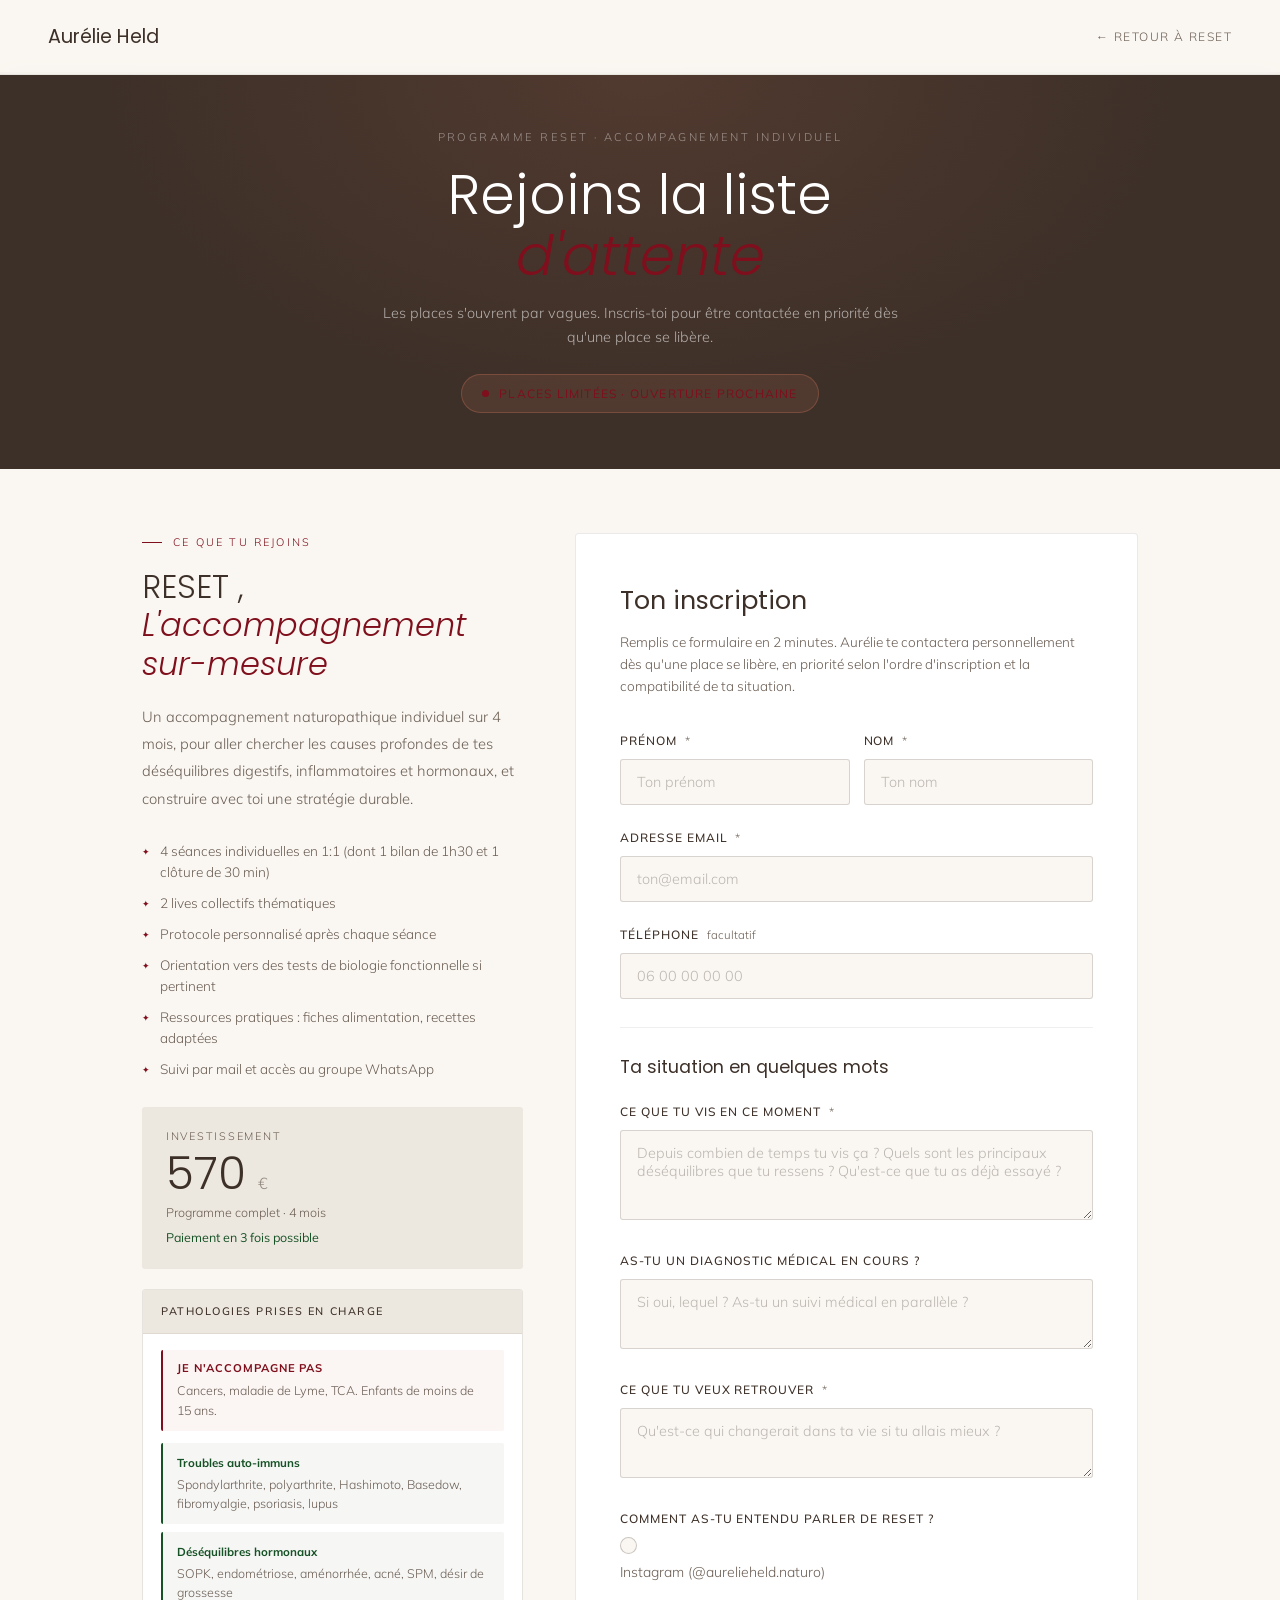
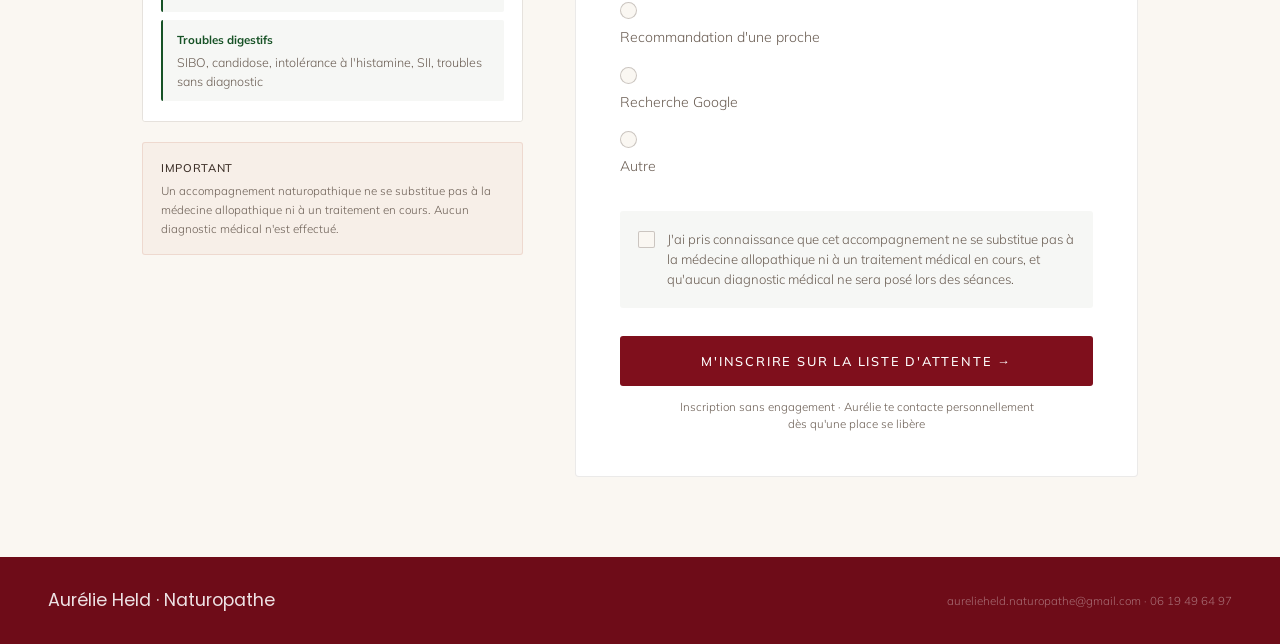
<file: liste-attente.html>
<!DOCTYPE html>
<html lang="fr">
<head>
  <meta charset="UTF-8" />
  <meta name="viewport" content="width=device-width, initial-scale=1.0" />
  <title>Liste d'attente | Aurélie Held Naturopathe</title>
  <meta name="description" content="Rejoins la liste d'attente des accompagnements en naturopathie d'Aurélie Held." />
  <link rel="canonical" href="https://aurelieheld.com/liste-attente" />
  <meta name="robots" content="noindex, nofollow" />
  <link rel="preconnect" href="https://fonts.googleapis.com" />
  <link rel="preconnect" href="https://fonts.gstatic.com" crossorigin />
  <link href="https://fonts.googleapis.com/css2?family=Poppins:ital,wght@0,400;0,500;0,600;0,700;0,800;1,400;1,600&family=Mulish:wght@300;400;500;600&display=swap" rel="stylesheet" />

  <style>
    :root {
      --creme:      #FAF7F2;
      --linen:      #EDE8DF;
      --linen-deep: #DED8CC;
      --terracotta: #7F0F1C;
      --terra-dark: #6E0C18;
      --sage:       #175226;
      --sage-light: #175226;
      --bark:       #3D3028;
      --bark-light: #6B5E54;
    }

    *, *::before, *::after { box-sizing: border-box; margin: 0; padding: 0; }
    html { scroll-behavior: smooth; }
    body { background: var(--creme); color: var(--bark); font-family: 'Mulish', sans-serif; font-weight: 300; font-size: 16px; line-height: 1.75; }

    /* ── NAV ── */
    nav { position: fixed; top: 0; left: 0; right: 0; z-index: 100; display: flex; align-items: center; justify-content: space-between; padding: 20px 48px; background: rgba(250,247,242,0.96); backdrop-filter: blur(10px); border-bottom: 1px solid rgba(61,48,40,0.07); }
    .nav-logo { font-family: 'Poppins', serif; font-size: 1.2rem; font-weight: 400; color: var(--bark); text-decoration: none; }
    .nav-back { font-size: 0.75rem; letter-spacing: 0.12em; text-transform: uppercase; color: var(--bark-light); text-decoration: none; transition: color 0.2s; }
    .nav-back:hover { color: var(--terracotta); }

    /* ── HERO ── */
    .hero { margin-top: 72px; background: var(--bark); padding: 56px 48px; text-align: center; position: relative; overflow: hidden; }
    .hero::before { content: ''; position: absolute; inset: 0; background: radial-gradient(ellipse at 50% 0%, rgba(196,112,90,0.15) 0%, transparent 60%); pointer-events: none; }
    .hero-eyebrow { font-size: 0.7rem; letter-spacing: 0.22em; text-transform: uppercase; color: rgba(255,255,255,0.45); margin-bottom: 16px; position: relative; z-index: 1; }
    .hero h1 { font-family: 'Poppins', serif; font-size: clamp(2rem, 4.5vw, 3.5rem); font-weight: 300; color: white; line-height: 1.1; position: relative; z-index: 1; margin-bottom: 14px; }
    .hero h1 em { font-style: italic; color: var(--terracotta); }
    .hero-sub { font-size: 0.9rem; color: rgba(255,255,255,0.6); position: relative; z-index: 1; max-width: 520px; margin: 0 auto; line-height: 1.7; }

    /* ── BADGE PLACES LIMITÉES ── */
    .badge-wrap { display: flex; justify-content: center; margin-top: 24px; position: relative; z-index: 1; }
    .badge { display: inline-flex; align-items: center; gap: 10px; background: rgba(196,112,90,0.15); border: 1px solid rgba(196,112,90,0.35); border-radius: 30px; padding: 8px 20px; }
    .badge-dot { width: 7px; height: 7px; border-radius: 50%; background: var(--terracotta); animation: pulse 2s ease-in-out infinite; flex-shrink: 0; }
    @keyframes pulse { 0%, 100% { opacity: 1; } 50% { opacity: 0.4; } }
    .badge p { font-size: 0.75rem; letter-spacing: 0.1em; text-transform: uppercase; color: var(--terracotta); margin: 0; font-weight: 400; }

    /* ── LAYOUT ── */
    .main-layout { display: grid; grid-template-columns: 1fr 1.3fr; gap: 0; max-width: 1060px; margin: 0 auto; padding: 64px 32px 80px; align-items: start; }

    /* ── COLONNE GAUCHE ── */
    .recap { padding-right: 52px; position: sticky; top: 100px; }
    .recap-label { font-size: 0.68rem; letter-spacing: 0.2em; text-transform: uppercase; color: var(--terracotta); margin-bottom: 16px; display: flex; align-items: center; gap: 0.7rem; }
    .recap-label::before { content: ''; display: block; width: 20px; height: 1px; background: var(--terracotta); }
    .recap h2 { font-family: 'Poppins', serif; font-size: clamp(1.6rem, 2.5vw, 2.2rem); font-weight: 300; color: var(--bark); line-height: 1.2; margin-bottom: 20px; }
    .recap h2 em { font-style: italic; color: var(--terracotta); }
    .recap-desc { font-size: 0.92rem; color: var(--bark-light); line-height: 1.85; margin-bottom: 28px; }

    /* Ce que comprend RESET */
    .recap-inclus { list-style: none; display: flex; flex-direction: column; gap: 10px; margin-bottom: 28px; }
    .recap-inclus li { font-size: 0.85rem; color: var(--bark-light); display: flex; align-items: flex-start; gap: 10px; line-height: 1.55; }
    .recap-inclus li::before { content: '✦'; font-size: 0.55rem; color: var(--terracotta); flex-shrink: 0; margin-top: 5px; }

    /* Prix */
    .prix-box { background: var(--linen); border-radius: 3px; padding: 20px 24px; margin-bottom: 20px; }
    .prix-label { font-size: 0.68rem; letter-spacing: 0.16em; text-transform: uppercase; color: var(--bark-light); margin-bottom: 6px; }
    .prix-chiffre { font-family: 'Poppins', serif; font-size: 2.8rem; font-weight: 300; color: var(--bark); line-height: 1; }
    .prix-chiffre span { font-size: 1rem; font-family: 'Mulish', sans-serif; font-weight: 300; opacity: 0.5; }
    .prix-detail { font-size: 0.78rem; color: var(--bark-light); margin-top: 5px; }
    .prix-facilite { font-size: 0.78rem; color: var(--sage); margin-top: 3px; font-weight: 400; }

    /* Pathologies */
    .patho-box { border: 1px solid rgba(61,48,40,0.1); border-radius: 3px; overflow: hidden; margin-bottom: 20px; }
    .patho-header { background: var(--linen); padding: 12px 18px; border-bottom: 1px solid rgba(61,48,40,0.08); }
    .patho-header p { font-size: 0.68rem; font-weight: 500; letter-spacing: 0.14em; text-transform: uppercase; color: var(--bark); margin: 0; }
    .patho-body { padding: 16px 18px 20px; background: white; }
    .patho-non { padding: 10px 14px; background: rgba(196,112,90,0.07); border-left: 2px solid var(--terracotta); border-radius: 2px; margin-bottom: 12px; }
    .patho-non p { font-size: 0.78rem; color: var(--bark-light); margin: 0; line-height: 1.6; }
    .patho-non strong { font-size: 0.7rem; color: var(--terracotta); text-transform: uppercase; letter-spacing: 0.08em; display: block; margin-bottom: 3px; }
    .patho-oui { display: flex; flex-direction: column; gap: 8px; }
    .patho-item { padding: 10px 14px; background: rgba(74,94,60,0.05); border-left: 2px solid var(--sage-light); border-radius: 2px; }
    .patho-item strong { font-size: 0.72rem; color: var(--sage); display: block; margin-bottom: 2px; }
    .patho-item p { font-size: 0.78rem; color: var(--bark-light); margin: 0; line-height: 1.55; }

    /* Disclaimer */
    .disclaimer-box { background: rgba(196,112,90,0.06); border: 1px solid rgba(196,112,90,0.18); border-radius: 3px; padding: 16px 18px; }
    .disclaimer-box p { font-size: 0.72rem; color: var(--bark-light); line-height: 1.65; margin: 0; }
    .disclaimer-box strong { font-weight: 500; color: var(--bark); display: block; margin-bottom: 3px; font-size: 0.7rem; letter-spacing: 0.06em; text-transform: uppercase; }

    /* ── COLONNE DROITE : FORMULAIRE ── */
    .form-wrap { background: white; border: 0.5px solid rgba(61,48,40,0.1); border-radius: 4px; padding: 44px; }
    .form-title { font-family: 'Poppins', serif; font-size: 1.6rem; font-weight: 400; color: var(--bark); margin-bottom: 8px; }
    .form-subtitle { font-size: 0.85rem; color: var(--bark-light); margin-bottom: 32px; line-height: 1.65; }

    .form-group { margin-bottom: 22px; }
    .form-group label { display: block; font-size: 0.75rem; font-weight: 500; letter-spacing: 0.08em; text-transform: uppercase; color: var(--bark); margin-bottom: 8px; }
    .label-note { font-size: 0.72rem; font-weight: 300; text-transform: none; letter-spacing: 0; color: var(--bark-light); margin-left: 4px; }
    .form-row { display: grid; grid-template-columns: 1fr 1fr; gap: 14px; }

    input[type="text"], input[type="email"], input[type="tel"], select, textarea { width: 100%; font-family: 'Mulish', sans-serif; font-size: 0.9rem; font-weight: 300; padding: 13px 16px; border: 1px solid rgba(61,48,40,0.18); border-radius: 3px; background: var(--creme); color: var(--bark); outline: none; transition: border-color 0.2s, box-shadow 0.2s; appearance: none; }
    input::placeholder, textarea::placeholder { color: rgba(61,48,40,0.32); }
    input:focus, select:focus, textarea:focus { border-color: var(--terracotta); box-shadow: 0 0 0 3px rgba(196,112,90,0.1); }
    textarea { resize: vertical; min-height: 90px; }
    select { background-image: url("data:image/svg+xml,%3Csvg xmlns='http://www.w3.org/2000/svg' width='12' height='8' viewBox='0 0 12 8'%3E%3Cpath d='M1 1l5 5 5-5' stroke='%236B5E54' stroke-width='1.5' fill='none' stroke-linecap='round'/%3E%3C/svg%3E"); background-repeat: no-repeat; background-position: right 14px center; padding-right: 36px; cursor: pointer; }

    .form-section-title { font-family: 'Poppins', serif; font-size: 1.1rem; font-weight: 400; color: var(--bark); margin: 28px 0 18px; padding-top: 24px; border-top: 1px solid rgba(61,48,40,0.08); }

    /* Radio */
    .radio-group { display: flex; flex-direction: column; gap: 9px; }
    .radio-item { display: flex; align-items: center; gap: 12px; cursor: pointer; }
    .radio-item input[type="radio"] { width: 17px; height: 17px; flex-shrink: 0; appearance: none; border: 1px solid rgba(61,48,40,0.25); border-radius: 50%; background: var(--creme); cursor: pointer; position: relative; transition: border-color 0.15s; }
    .radio-item input[type="radio"]:checked { border-color: var(--terracotta); }
    .radio-item input[type="radio"]:checked::after { content: ''; position: absolute; top: 50%; left: 50%; transform: translate(-50%, -50%); width: 7px; height: 7px; border-radius: 50%; background: var(--terracotta); }
    .radio-item label { font-size: 0.88rem; color: var(--bark-light); font-weight: 300; text-transform: none; letter-spacing: 0; cursor: pointer; margin: 0; }

    /* Checkbox consent */
    .consent-block { margin-top: 24px; padding: 18px; background: rgba(74,94,60,0.05); border-radius: 3px; }
    .checkbox-item { display: flex; align-items: flex-start; gap: 12px; cursor: pointer; }
    .checkbox-item input[type="checkbox"] { width: 17px; height: 17px; flex-shrink: 0; appearance: none; border: 1px solid rgba(61,48,40,0.25); border-radius: 2px; background: var(--creme); cursor: pointer; margin-top: 2px; transition: background 0.15s, border-color 0.15s; position: relative; }
    .checkbox-item input[type="checkbox"]:checked { background: var(--terracotta); border-color: var(--terracotta); }
    .checkbox-item input[type="checkbox"]:checked::after { content: '✓'; position: absolute; top: 50%; left: 50%; transform: translate(-50%, -50%); color: white; font-size: 0.6rem; font-weight: 700; }
    .checkbox-item label { font-size: 0.82rem; color: var(--bark-light); font-weight: 300; text-transform: none; letter-spacing: 0; cursor: pointer; margin: 0; line-height: 1.55; }

    /* Bouton */
    .btn-submit { width: 100%; margin-top: 28px; background: var(--terracotta); color: white; font-family: 'Mulish', sans-serif; font-size: 0.8rem; font-weight: 500; letter-spacing: 0.14em; text-transform: uppercase; padding: 17px 32px; border: none; border-radius: 3px; cursor: pointer; transition: background 0.2s, transform 0.15s; }
    .btn-submit:hover { background: var(--terra-dark); transform: translateY(-1px); }
    .submit-note { text-align: center; margin-top: 12px; font-size: 0.72rem; color: var(--bark-light); line-height: 1.5; }

    /* Succès */
    .success-screen { display: none; text-align: center; padding: 48px 24px; }
    .success-icon { width: 60px; height: 60px; border-radius: 50%; background: rgba(74,94,60,0.1); display: flex; align-items: center; justify-content: center; margin: 0 auto 20px; font-size: 1.6rem; }
    .success-screen h3 { font-family: 'Poppins', serif; font-size: 1.9rem; font-weight: 400; color: var(--bark); margin-bottom: 14px; }
    .success-screen p { font-size: 0.9rem; color: var(--bark-light); line-height: 1.8; max-width: 360px; margin: 0 auto; }
    .success-screen a { color: var(--terracotta); text-decoration: none; }

    /* ── FOOTER ── */
    footer { background: var(--terra-dark); padding: 28px 48px; display: flex; align-items: center; justify-content: space-between; flex-wrap: wrap; gap: 12px; }
    .footer-logo { font-family: 'Poppins', serif; font-size: 1.1rem; font-weight: 400; color: rgba(255,255,255,0.88); text-decoration: none; }
    footer p { font-size: 0.72rem; color: rgba(255,255,255,0.4); }

    /* ── RESPONSIVE ── */
    @media (max-width: 860px) {
      nav { padding: 16px 20px; }
      .main-layout { grid-template-columns: 1fr; gap: 40px; padding: 36px 20px 60px; }
      .recap { padding-right: 0; position: static; }
      .form-wrap { padding: 28px 20px; }
      .form-row { grid-template-columns: 1fr; }
      .hero { padding: 44px 20px; }
      footer { padding: 24px 20px; flex-direction: column; align-items: flex-start; }
    }
  </style>
</head>
<body>

<!-- NAV -->
<nav>
  <a href="index.html" class="nav-logo">Aurélie Held</a>
  <a href="reset.html" class="nav-back">← Retour à RESET</a>
</nav>

<!-- HERO -->
<div class="hero">
  <p class="hero-eyebrow">Programme RESET · Accompagnement individuel</p>
  <h1>Rejoins la liste<br><em>d'attente</em></h1>
  <p class="hero-sub">Les places s'ouvrent par vagues. Inscris-toi pour être contactée en priorité dès qu'une place se libère.</p>
  <div class="badge-wrap">
    <div class="badge">
      <div class="badge-dot"></div>
      <p>Places limitées · Ouverture prochaine</p>
    </div>
  </div>
</div>

<!-- CONTENU -->
<div class="main-layout">

  <!-- COLONNE GAUCHE -->
  <div class="recap">
    <p class="recap-label">Ce que tu rejoins</p>
    <h2>RESET ,<br><em>L'accompagnement<br>sur-mesure</em></h2>
    <p class="recap-desc">Un accompagnement naturopathique individuel sur 4 mois, pour aller chercher les causes profondes de tes déséquilibres digestifs, inflammatoires et hormonaux, et construire avec toi une stratégie durable.</p>

    <ul class="recap-inclus">
      <li>4 séances individuelles en 1:1 (dont 1 bilan de 1h30 et 1 clôture de 30 min)</li>
      <li>2 lives collectifs thématiques</li>
      <li>Protocole personnalisé après chaque séance</li>
      <li>Orientation vers des tests de biologie fonctionnelle si pertinent</li>
      <li>Ressources pratiques : fiches alimentation, recettes adaptées</li>
      <li>Suivi par mail et accès au groupe WhatsApp</li>
    </ul>

    <div class="prix-box">
      <p class="prix-label">Investissement</p>
      <p class="prix-chiffre">570 <span>€</span></p>
      <p class="prix-detail">Programme complet · 4 mois</p>
      <p class="prix-facilite">Paiement en 3 fois possible</p>
    </div>

    <div class="patho-box">
      <div class="patho-header">
        <p>Pathologies prises en charge</p>
      </div>
      <div class="patho-body">
        <div class="patho-non">
          <p><strong>Je n'accompagne pas</strong>Cancers, maladie de Lyme, TCA. Enfants de moins de 15 ans.</p>
        </div>
        <div class="patho-oui">
          <div class="patho-item">
            <strong>Troubles auto-immuns</strong>
            <p>Spondylarthrite, polyarthrite, Hashimoto, Basedow, fibromyalgie, psoriasis, lupus</p>
          </div>
          <div class="patho-item">
            <strong>Déséquilibres hormonaux</strong>
            <p>SOPK, endométriose, aménorrhée, acné, SPM, désir de grossesse</p>
          </div>
          <div class="patho-item">
            <strong>Troubles digestifs</strong>
            <p>SIBO, candidose, intolérance à l'histamine, SII, troubles sans diagnostic</p>
          </div>
        </div>
      </div>
    </div>

    <div class="disclaimer-box">
      <p><strong>Important</strong>Un accompagnement naturopathique ne se substitue pas à la médecine allopathique ni à un traitement en cours. Aucun diagnostic médical n'est effectué.</p>
    </div>
  </div>

  <!-- COLONNE DROITE : FORMULAIRE -->
  <div class="form-wrap">
    <div id="form-content">
      <h2 class="form-title">Ton inscription</h2>
      <p class="form-subtitle">Remplis ce formulaire en 2 minutes. Aurélie te contactera personnellement dès qu'une place se libère, en priorité selon l'ordre d'inscription et la compatibilité de ta situation.</p>

      <form id="waitlist-form" onsubmit="handleSubmit(event)" novalidate>

        <!-- INFOS -->
        <div class="form-row">
          <div class="form-group">
            <label for="prenom">Prénom <span class="label-note">*</span></label>
            <input type="text" id="prenom" name="prenom" placeholder="Ton prénom" required autocomplete="given-name">
          </div>
          <div class="form-group">
            <label for="nom">Nom <span class="label-note">*</span></label>
            <input type="text" id="nom" name="nom" placeholder="Ton nom" required autocomplete="family-name">
          </div>
        </div>

        <div class="form-group">
          <label for="email">Adresse email <span class="label-note">*</span></label>
          <input type="email" id="email" name="email" placeholder="ton@email.com" required autocomplete="email">
        </div>

        <div class="form-group">
          <label for="tel">Téléphone <span class="label-note">facultatif</span></label>
          <input type="tel" id="tel" name="tel" placeholder="06 00 00 00 00" autocomplete="tel">
        </div>

        <!-- TA SITUATION -->
        <h3 class="form-section-title">Ta situation en quelques mots</h3>

        <div class="form-group">
          <label for="situation">Ce que tu vis en ce moment <span class="label-note">*</span></label>
          <textarea id="situation" name="situation" placeholder="Depuis combien de temps tu vis ça ? Quels sont les principaux déséquilibres que tu ressens ? Qu'est-ce que tu as déjà essayé ?" required></textarea>
        </div>

        <div class="form-group">
          <label for="diagnostic">As-tu un diagnostic médical en cours ?</label>
          <textarea id="diagnostic" name="diagnostic" placeholder="Si oui, lequel ? As-tu un suivi médical en parallèle ?" style="min-height:70px;"></textarea>
        </div>

        <div class="form-group">
          <label for="objectif">Ce que tu veux retrouver <span class="label-note">*</span></label>
          <textarea id="objectif" name="objectif" placeholder="Qu'est-ce qui changerait dans ta vie si tu allais mieux ?" required style="min-height:70px;"></textarea>
        </div>

        <!-- SOURCE -->
        <div class="form-group">
          <label>Comment as-tu entendu parler de RESET ?</label>
          <div class="radio-group">
            <label class="radio-item"><input type="radio" name="source" value="instagram"><label>Instagram (@aurelieheld.naturo)</label></label>
            <label class="radio-item"><input type="radio" name="source" value="bouche_a_oreille"><label>Recommandation d'une proche</label></label>
            <label class="radio-item"><input type="radio" name="source" value="google"><label>Recherche Google</label></label>
            <label class="radio-item"><input type="radio" name="source" value="autre"><label>Autre</label></label>
          </div>
        </div>

        <!-- CONSENTEMENT -->
        <div class="consent-block">
          <label class="checkbox-item">
            <input type="checkbox" id="consent" name="consent" required>
            <label for="consent">J'ai pris connaissance que cet accompagnement ne se substitue pas à la médecine allopathique ni à un traitement médical en cours, et qu'aucun diagnostic médical ne sera posé lors des séances.</label>
          </label>
        </div>

        <button type="submit" class="btn-submit" id="submit-btn">
          M'inscrire sur la liste d'attente →
        </button>
        <p class="submit-note">
          Inscription sans engagement · Aurélie te contacte personnellement<br>
          dès qu'une place se libère
        </p>

      </form>
    </div>

    <!-- SUCCÈS -->
    <div class="success-screen" id="success-screen">
      <div class="success-icon">✦</div>
      <h3>Tu es sur la liste !</h3>
      <p>Ton inscription est bien enregistrée. Aurélie te contactera personnellement dès qu'une place se libère dans RESET, en priorité selon l'ordre d'inscription.<br><br>
      En attendant, retrouve-la sur Instagram pour du contenu naturopathie au quotidien :<br>
      <a href="https://www.instagram.com/aurelieheld.naturo/" target="_blank" rel="noopener">@aurelieheld.naturo</a></p>
    </div>
  </div>

</div>

<!-- FOOTER -->
<footer>
  <a href="index.html" class="footer-logo">Aurélie Held · Naturopathe</a>
  <p>aurelieheld.naturopathe@gmail.com · 06 19 49 64 97</p>
</footer>

<script>
function handleSubmit(e) {
  e.preventDefault();
  const form = document.getElementById('waitlist-form');
  const btn  = document.getElementById('submit-btn');

  /* Validation */
  let valid = true;
  form.querySelectorAll('[required]').forEach(field => {
    field.style.borderColor = '';
    if (field.type === 'checkbox' && !field.checked) {
      field.parentElement.style.outline = '2px solid rgba(196,112,90,0.5)';
      field.parentElement.style.borderRadius = '3px';
      valid = false;
    } else if (field.type !== 'checkbox' && !field.value.trim()) {
      field.style.borderColor = 'rgba(196,112,90,0.7)';
      valid = false;
    }
  });

  if (!valid) {
    const first = form.querySelector('[required][style*="border-color"], [required]:invalid');
    if (first) first.scrollIntoView({ behavior: 'smooth', block: 'center' });
    return;
  }

  /* Collecte */
  const data = {};
  new FormData(form).forEach((val, key) => {
    data[key] = data[key] ? [].concat(data[key], val) : val;
  });

  btn.textContent = 'Inscription en cours...';
  btn.disabled = true;

  /* Envoi Formspree, remplace VOTRE_ID */
  fetch('https://formspree.io/f/maqabzdw', {
    method: 'POST',
    headers: { 'Content-Type': 'application/json', 'Accept': 'application/json' },
    body: JSON.stringify(data)
  })
  .then(() => showSuccess())
  .catch(() => showSuccess());
}

function showSuccess() {
  document.getElementById('form-content').style.display = 'none';
  const s = document.getElementById('success-screen');
  s.style.display = 'block';
  s.scrollIntoView({ behavior: 'smooth', block: 'start' });
}
</script>

</body>
</html>
</file>
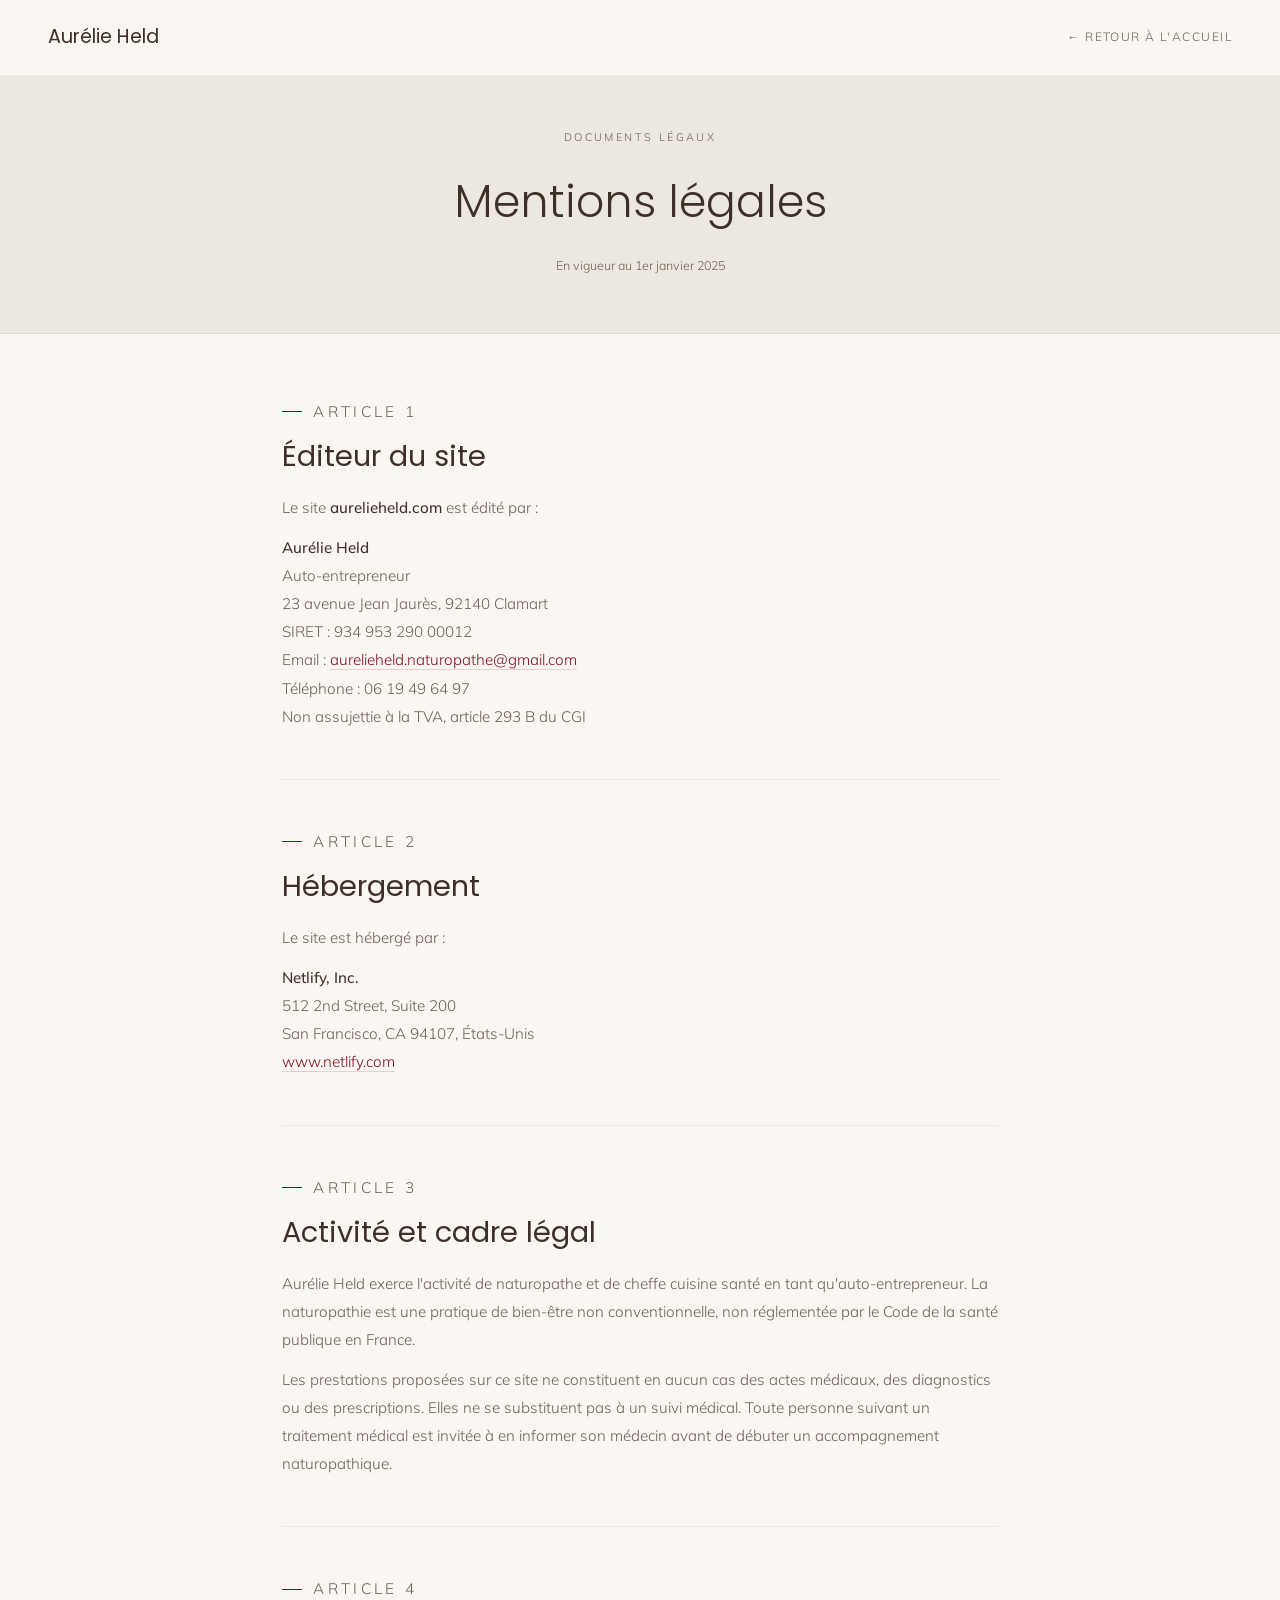
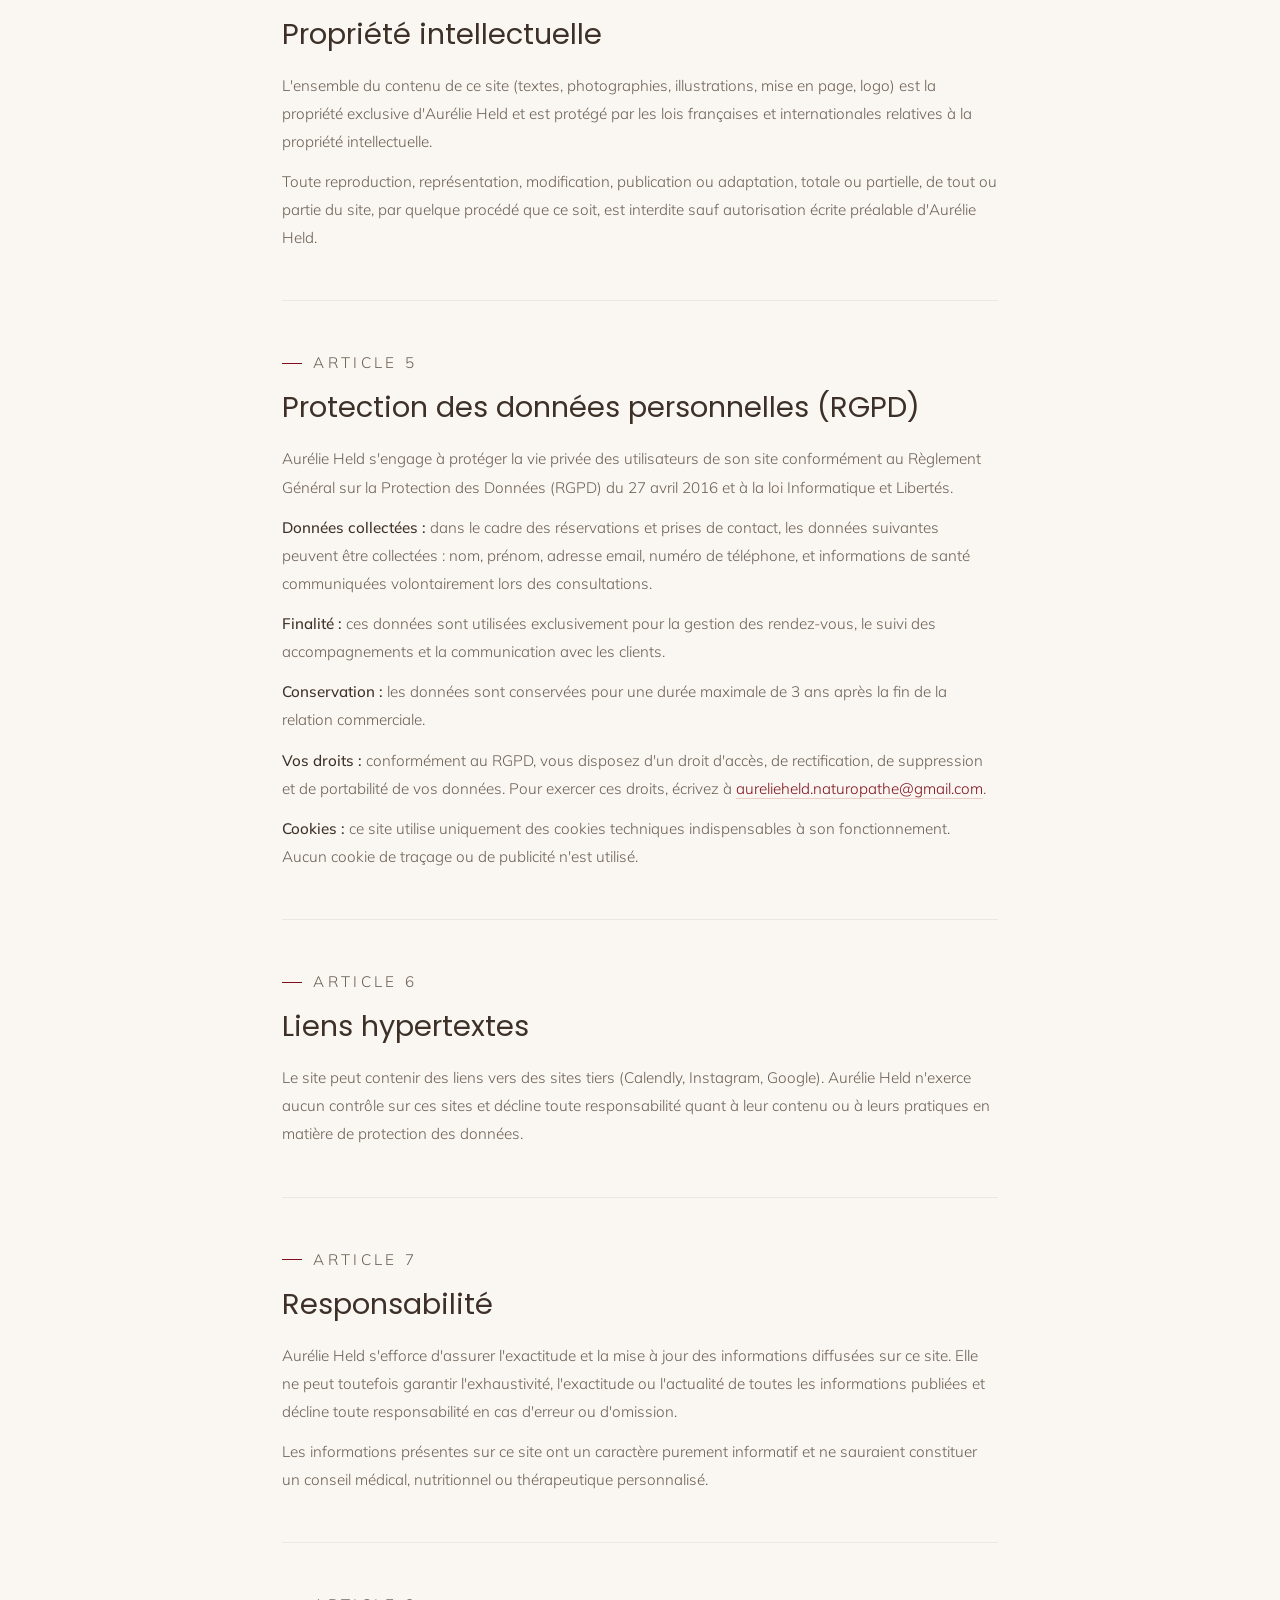
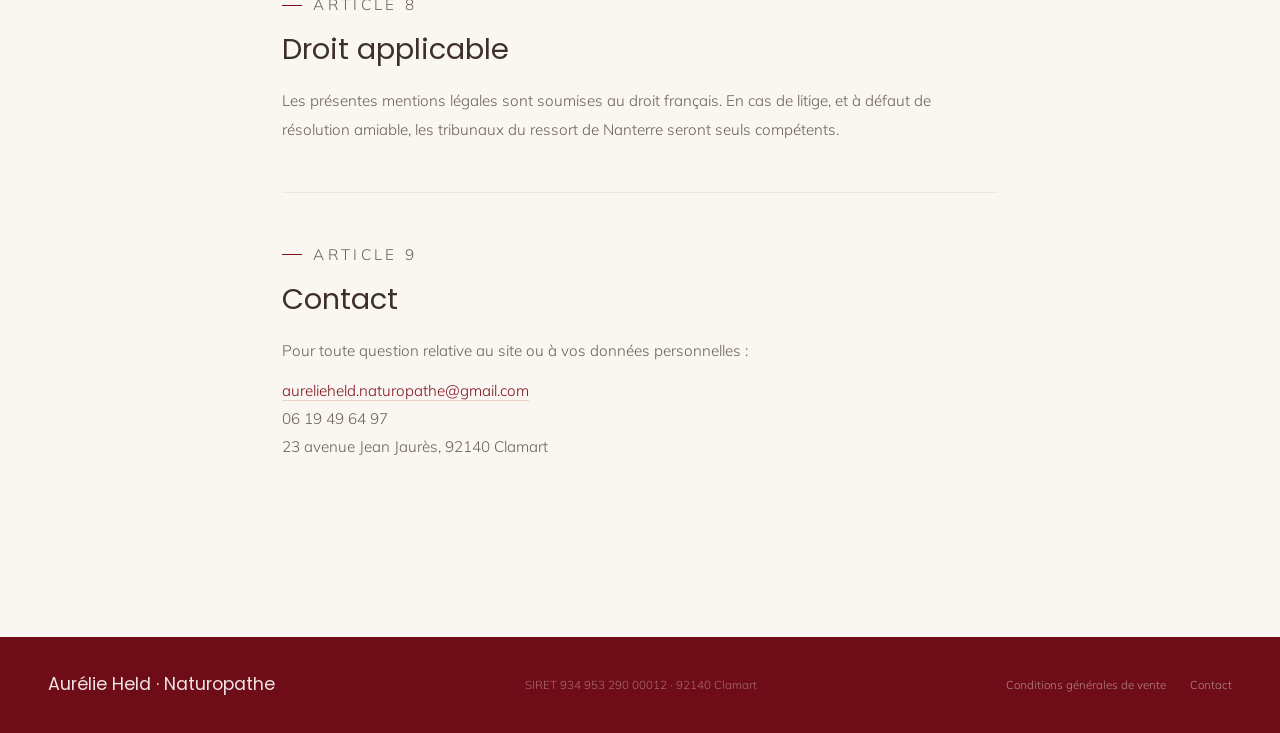
<file: mentions-legales.html>
<!DOCTYPE html>
<html lang="fr">
<head>
  <meta charset="UTF-8" />
  <meta name="viewport" content="width=device-width, initial-scale=1.0" />
  <title>Mentions légales | Aurélie Held Naturopathe</title>
  <meta name="description" content="Mentions légales du site d'Aurélie Held, naturopathe certifiée spécialisée maladies auto-immunes et inflammatoires." />
  <link rel="canonical" href="https://aurelieheld.com/mentions-legales" />
  <meta name="robots" content="noindex, follow" />
  <link rel="preconnect" href="https://fonts.googleapis.com" />
  <link rel="preconnect" href="https://fonts.gstatic.com" crossorigin />
  <link href="https://fonts.googleapis.com/css2?family=Poppins:ital,wght@0,400;0,500;0,600;0,700;0,800;1,400;1,600&family=Mulish:wght@300;400;500;600&display=swap" rel="stylesheet" />
  <style>
    :root {
      --creme: #FAF7F2; --linen: #EDE8DF;
      --terracotta: #7F0F1C; --terra-dark: #6E0C18;
      --bark: #3D3028; --bark-light: #6B5E54;
    }
    *, *::before, *::after { box-sizing: border-box; margin: 0; padding: 0; }
    html { scroll-behavior: smooth; }
    body { background: var(--creme); color: var(--bark); font-family: 'Mulish', sans-serif; font-weight: 300; font-size: 16px; line-height: 1.8; }

    nav { position: fixed; top: 0; left: 0; right: 0; z-index: 100; display: flex; align-items: center; justify-content: space-between; padding: 20px 48px; background: rgba(250,247,242,0.96); backdrop-filter: blur(10px); border-bottom: 1px solid rgba(61,48,40,0.07); }
    .nav-logo { font-family: 'Poppins', serif; font-size: 1.2rem; font-weight: 400; color: var(--bark); text-decoration: none; }
    .nav-back { font-size: 0.75rem; letter-spacing: 0.12em; text-transform: uppercase; color: var(--bark-light); text-decoration: none; transition: color 0.2s; }
    .nav-back:hover { color: var(--terracotta); }

    .hero { margin-top: 72px; background: var(--linen); padding: 56px 48px; text-align: center; border-bottom: 1px solid rgba(61,48,40,0.07); }
    .hero-eyebrow { font-size: 0.68rem; letter-spacing: 0.22em; text-transform: uppercase; color: var(--bark-light); margin-bottom: 14px; }
    .hero h1 { font-family: 'Poppins', serif; font-size: clamp(1.8rem, 3.5vw, 2.8rem); font-weight: 300; color: var(--bark); }
    .hero-date { font-size: 0.78rem; color: var(--bark-light); margin-top: 12px; }

    .content { max-width: 780px; margin: 0 auto; padding: 64px 32px 80px; }

    .article { margin-bottom: 48px; padding-bottom: 48px; border-bottom: 1px solid rgba(61,48,40,0.08); }
    .article:last-child { border-bottom: none; }
    .article-num { font-size: 0.65rem; letter-spacing: 0.22em; text-transform: uppercase; color: var(--terracotta); margin-bottom: 10px; display: flex; align-items: center; gap: 0.7rem; }
    .article-num::before { content: ''; display: block; width: 20px; height: 1px; background: var(--terracotta); }
    .article h2 { font-family: 'Poppins', serif; font-size: clamp(1.3rem, 2.5vw, 1.8rem); font-weight: 400; color: var(--bark); line-height: 1.25; margin-bottom: 20px; }
    .article p { font-size: 0.95rem; color: var(--bark-light); line-height: 1.85; margin-bottom: 12px; }
    .article p:last-child { margin-bottom: 0; }
    .article a { color: var(--terracotta); text-decoration: none; border-bottom: 1px solid rgba(196,112,90,0.3); transition: border-color 0.2s; }
    .article a:hover { border-color: var(--terracotta); }
    strong { font-weight: 500; color: var(--bark); }

    footer { background: var(--terra-dark); padding: 32px 48px; display: flex; align-items: center; justify-content: space-between; flex-wrap: wrap; gap: 12px; }
    .footer-logo { font-family: 'Poppins', serif; font-size: 1.1rem; font-weight: 400; color: rgba(255,255,255,0.88); text-decoration: none; }
    footer p { font-size: 0.72rem; color: rgba(255,255,255,0.4); }
    footer a { font-size: 0.72rem; color: rgba(255,255,255,0.5); text-decoration: none; transition: color 0.2s; }
    footer a:hover { color: white; }

    @media (max-width: 768px) {
      nav { padding: 16px 20px; }
      .hero { padding: 40px 20px; }
      .content { padding: 40px 20px 60px; }
      footer { padding: 24px 20px; flex-direction: column; align-items: flex-start; }
    }
  </style>
</head>
<body>

<nav>
  <a href="index.html" class="nav-logo">Aurélie Held</a>
  <a href="index.html" class="nav-back">← Retour à l'accueil</a>
</nav>

<div class="hero">
  <p class="hero-eyebrow">Documents légaux</p>
  <h1>Mentions légales</h1>
  <p class="hero-date">En vigueur au 1er janvier 2025</p>
</div>

<div class="content">

  <div class="article">
    <p class="article-num">Article 1</p>
    <h2>Éditeur du site</h2>
    <p>Le site <strong>aurelieheld.com</strong> est édité par :</p>
    <p>
      <strong>Aurélie Held</strong><br>
      Auto-entrepreneur<br>
      23 avenue Jean Jaurès, 92140 Clamart<br>
      SIRET : 934 953 290 00012<br>
      Email : <a href="mailto:aurelieheld.naturopathe@gmail.com">aurelieheld.naturopathe@gmail.com</a><br>
      Téléphone : 06 19 49 64 97<br>
      Non assujettie à la TVA, article 293 B du CGI
    </p>
  </div>

  <div class="article">
    <p class="article-num">Article 2</p>
    <h2>Hébergement</h2>
    <p>Le site est hébergé par :</p>
    <p>
      <strong>Netlify, Inc.</strong><br>
      512 2nd Street, Suite 200<br>
      San Francisco, CA 94107, États-Unis<br>
      <a href="https://www.netlify.com" target="_blank" rel="noopener">www.netlify.com</a>
    </p>
  </div>

  <div class="article">
    <p class="article-num">Article 3</p>
    <h2>Activité et cadre légal</h2>
    <p>Aurélie Held exerce l'activité de naturopathe et de cheffe cuisine santé en tant qu'auto-entrepreneur. La naturopathie est une pratique de bien-être non conventionnelle, non réglementée par le Code de la santé publique en France.</p>
    <p>Les prestations proposées sur ce site ne constituent en aucun cas des actes médicaux, des diagnostics ou des prescriptions. Elles ne se substituent pas à un suivi médical. Toute personne suivant un traitement médical est invitée à en informer son médecin avant de débuter un accompagnement naturopathique.</p>
  </div>

  <div class="article">
    <p class="article-num">Article 4</p>
    <h2>Propriété intellectuelle</h2>
    <p>L'ensemble du contenu de ce site (textes, photographies, illustrations, mise en page, logo) est la propriété exclusive d'Aurélie Held et est protégé par les lois françaises et internationales relatives à la propriété intellectuelle.</p>
    <p>Toute reproduction, représentation, modification, publication ou adaptation, totale ou partielle, de tout ou partie du site, par quelque procédé que ce soit, est interdite sauf autorisation écrite préalable d'Aurélie Held.</p>
  </div>

  <div class="article">
    <p class="article-num">Article 5</p>
    <h2>Protection des données personnelles (RGPD)</h2>
    <p>Aurélie Held s'engage à protéger la vie privée des utilisateurs de son site conformément au Règlement Général sur la Protection des Données (RGPD) du 27 avril 2016 et à la loi Informatique et Libertés.</p>
    <p><strong>Données collectées :</strong> dans le cadre des réservations et prises de contact, les données suivantes peuvent être collectées : nom, prénom, adresse email, numéro de téléphone, et informations de santé communiquées volontairement lors des consultations.</p>
    <p><strong>Finalité :</strong> ces données sont utilisées exclusivement pour la gestion des rendez-vous, le suivi des accompagnements et la communication avec les clients.</p>
    <p><strong>Conservation :</strong> les données sont conservées pour une durée maximale de 3 ans après la fin de la relation commerciale.</p>
    <p><strong>Vos droits :</strong> conformément au RGPD, vous disposez d'un droit d'accès, de rectification, de suppression et de portabilité de vos données. Pour exercer ces droits, écrivez à <a href="mailto:aurelieheld.naturopathe@gmail.com">aurelieheld.naturopathe@gmail.com</a>.</p>
    <p><strong>Cookies :</strong> ce site utilise uniquement des cookies techniques indispensables à son fonctionnement. Aucun cookie de traçage ou de publicité n'est utilisé.</p>
  </div>

  <div class="article">
    <p class="article-num">Article 6</p>
    <h2>Liens hypertextes</h2>
    <p>Le site peut contenir des liens vers des sites tiers (Calendly, Instagram, Google). Aurélie Held n'exerce aucun contrôle sur ces sites et décline toute responsabilité quant à leur contenu ou à leurs pratiques en matière de protection des données.</p>
  </div>

  <div class="article">
    <p class="article-num">Article 7</p>
    <h2>Responsabilité</h2>
    <p>Aurélie Held s'efforce d'assurer l'exactitude et la mise à jour des informations diffusées sur ce site. Elle ne peut toutefois garantir l'exhaustivité, l'exactitude ou l'actualité de toutes les informations publiées et décline toute responsabilité en cas d'erreur ou d'omission.</p>
    <p>Les informations présentes sur ce site ont un caractère purement informatif et ne sauraient constituer un conseil médical, nutritionnel ou thérapeutique personnalisé.</p>
  </div>

  <div class="article">
    <p class="article-num">Article 8</p>
    <h2>Droit applicable</h2>
    <p>Les présentes mentions légales sont soumises au droit français. En cas de litige, et à défaut de résolution amiable, les tribunaux du ressort de Nanterre seront seuls compétents.</p>
  </div>

  <div class="article">
    <p class="article-num">Article 9</p>
    <h2>Contact</h2>
    <p>Pour toute question relative au site ou à vos données personnelles :</p>
    <p>
      <a href="mailto:aurelieheld.naturopathe@gmail.com">aurelieheld.naturopathe@gmail.com</a><br>
      06 19 49 64 97<br>
      23 avenue Jean Jaurès, 92140 Clamart
    </p>
  </div>

</div>

<footer>
  <a href="index.html" class="footer-logo">Aurélie Held · Naturopathe</a>
  <p>SIRET 934 953 290 00012 · 92140 Clamart</p>
  <div style="display:flex; gap:1.5rem; flex-wrap:wrap;">
    <a href="cgv.html">Conditions générales de vente</a>
    <a href="mailto:aurelieheld.naturopathe@gmail.com">Contact</a>
  </div>
</footer>

</body>
</html>
</file>
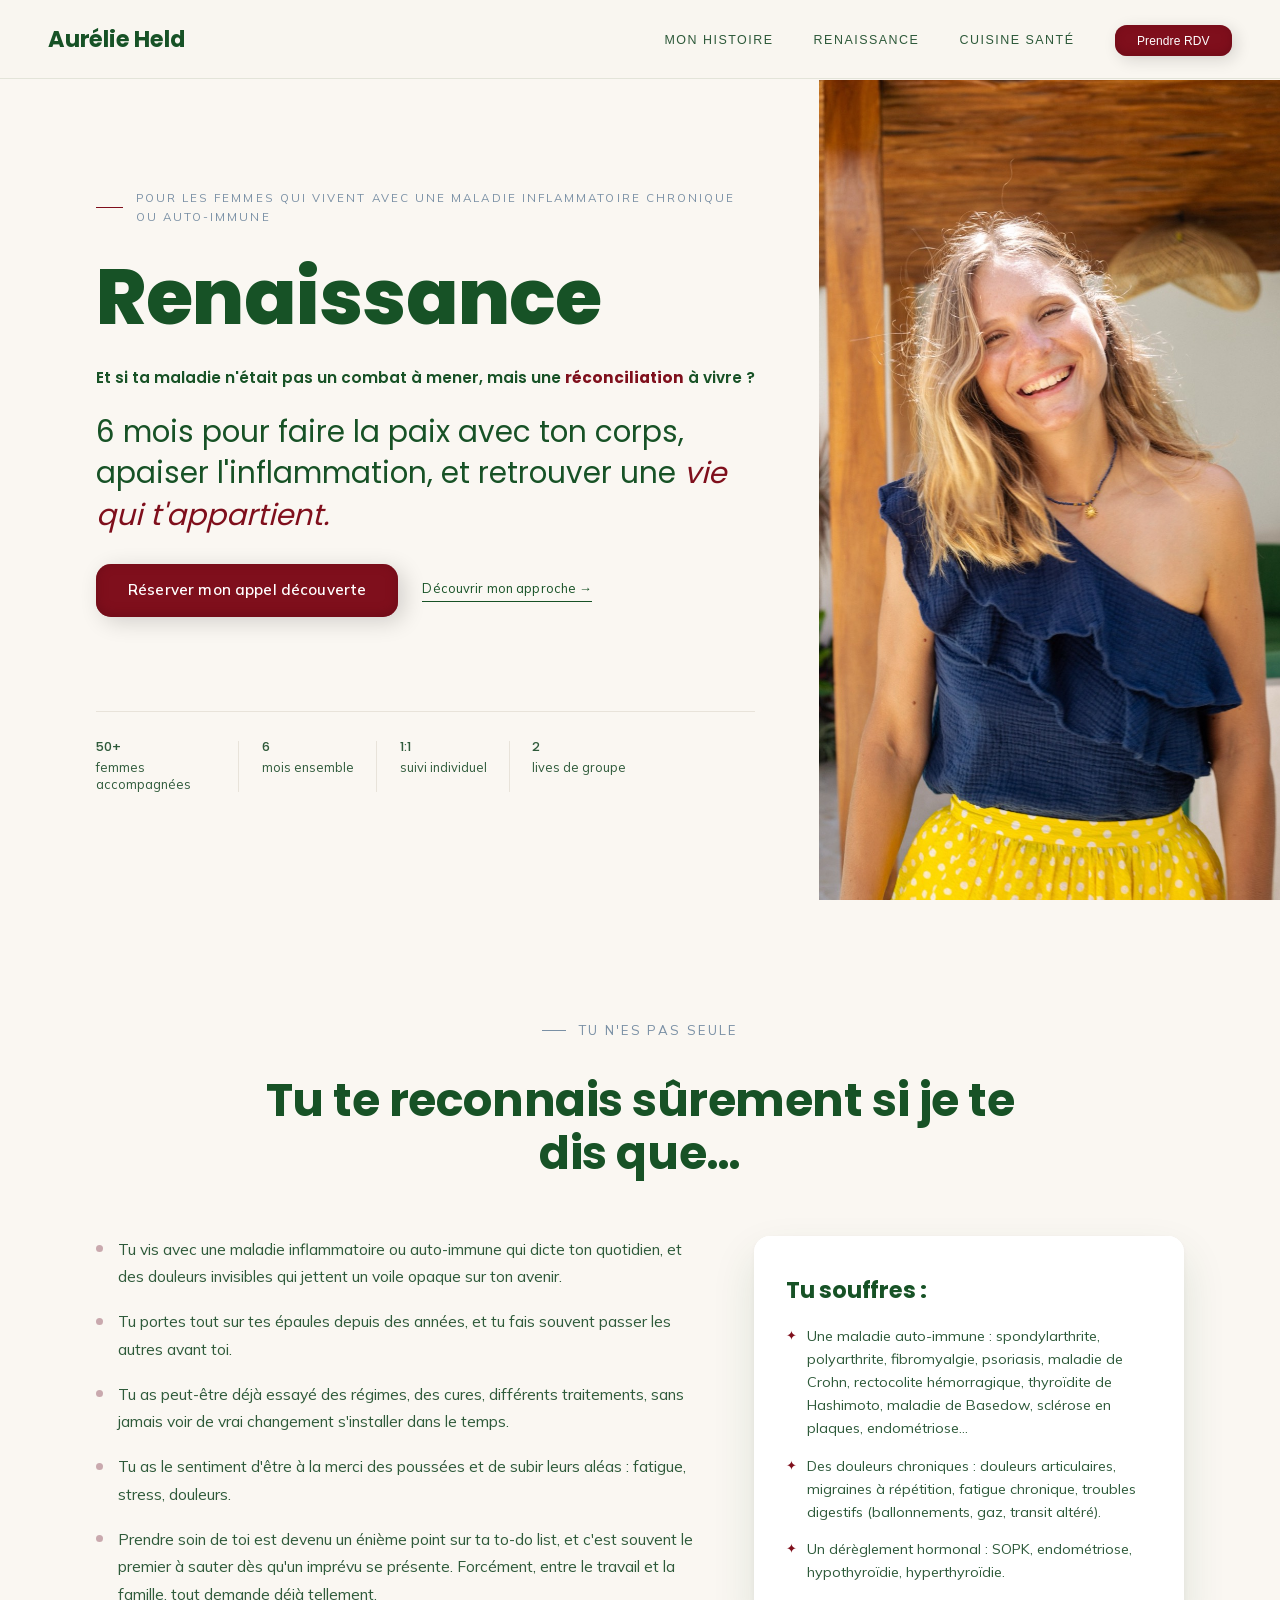
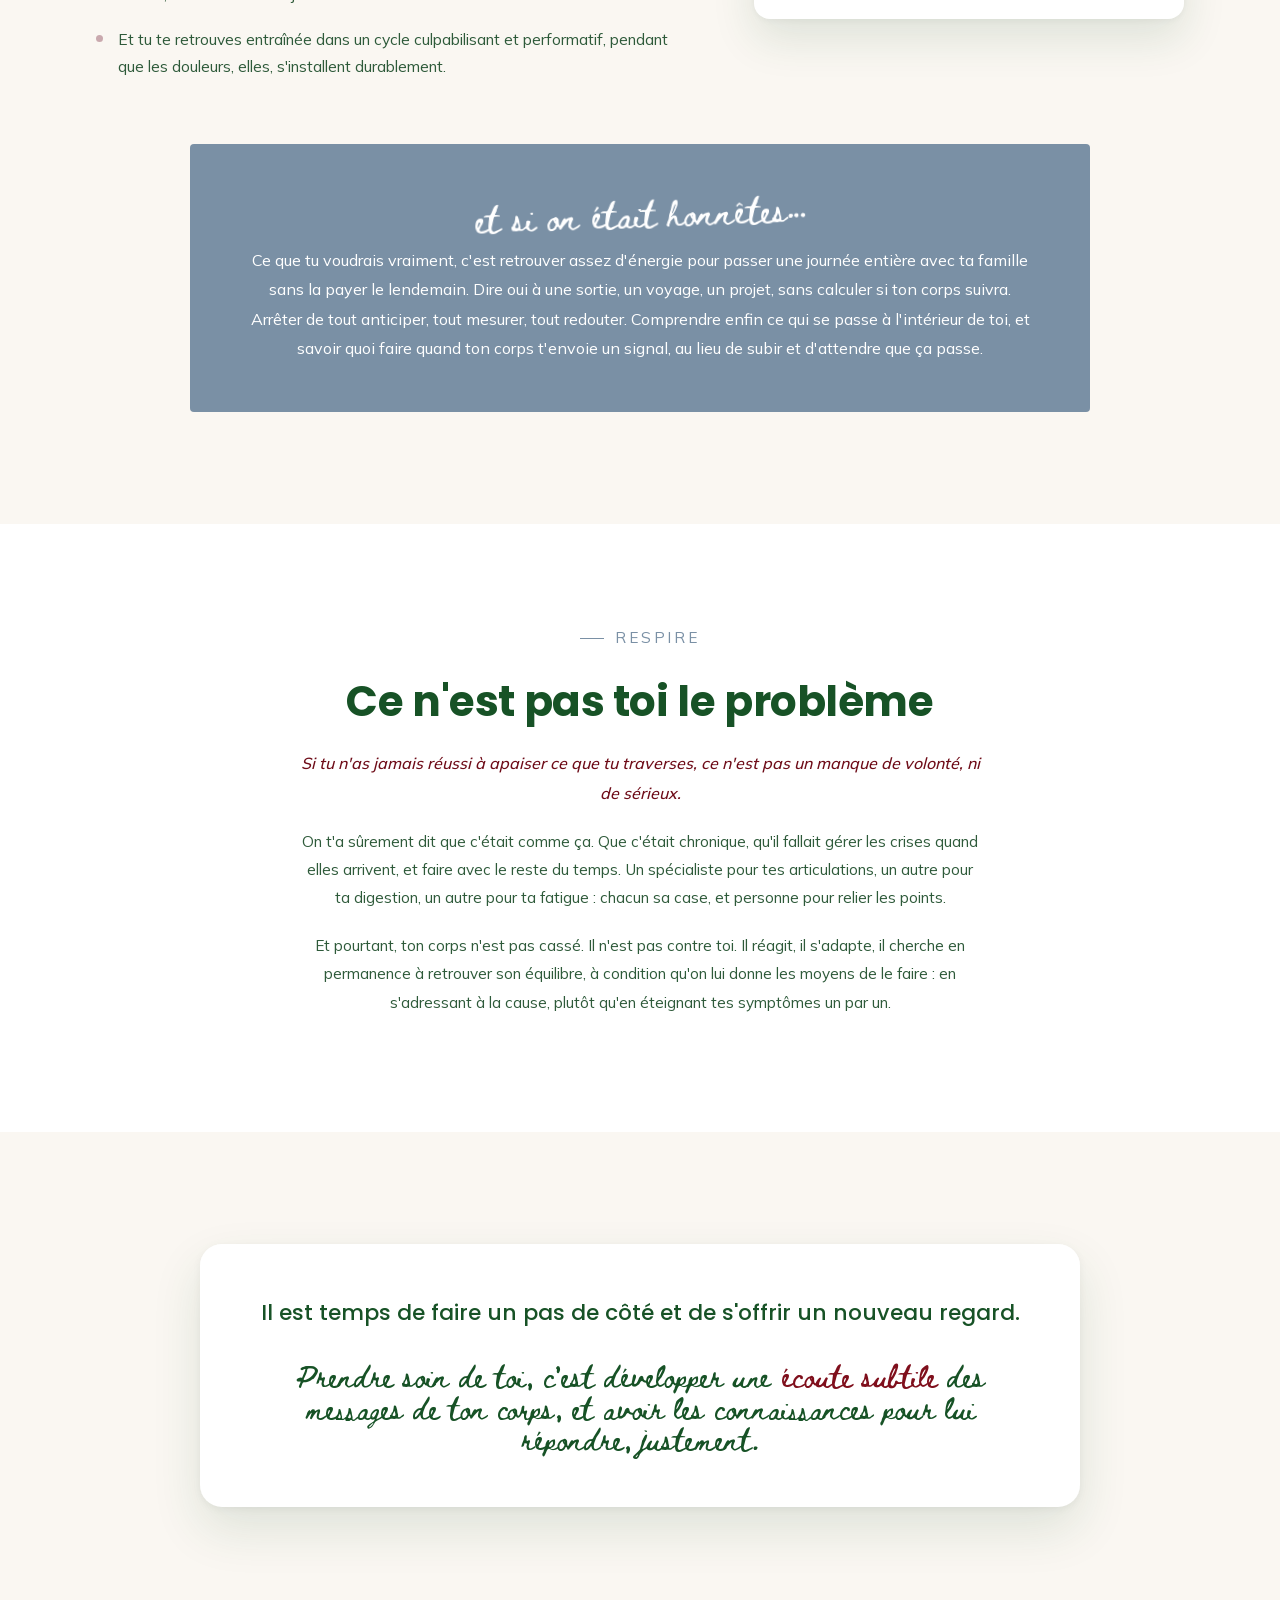
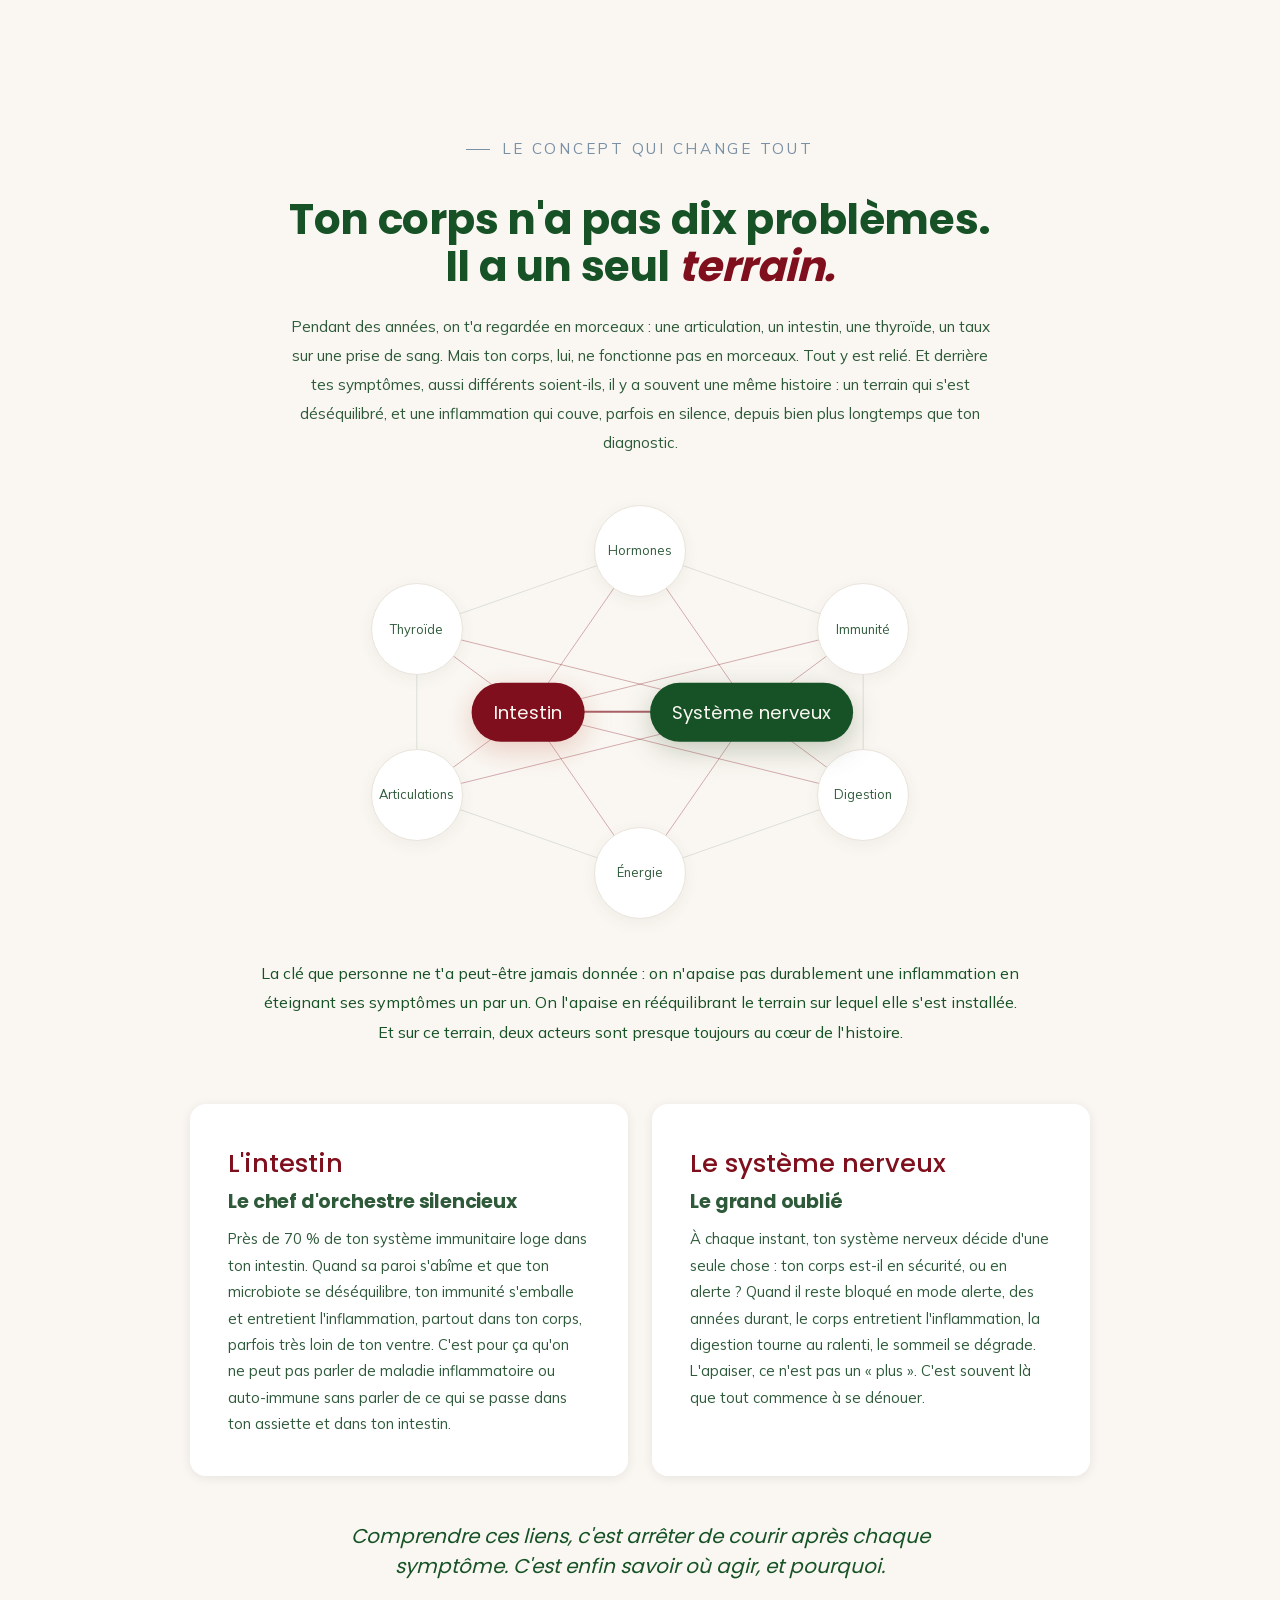
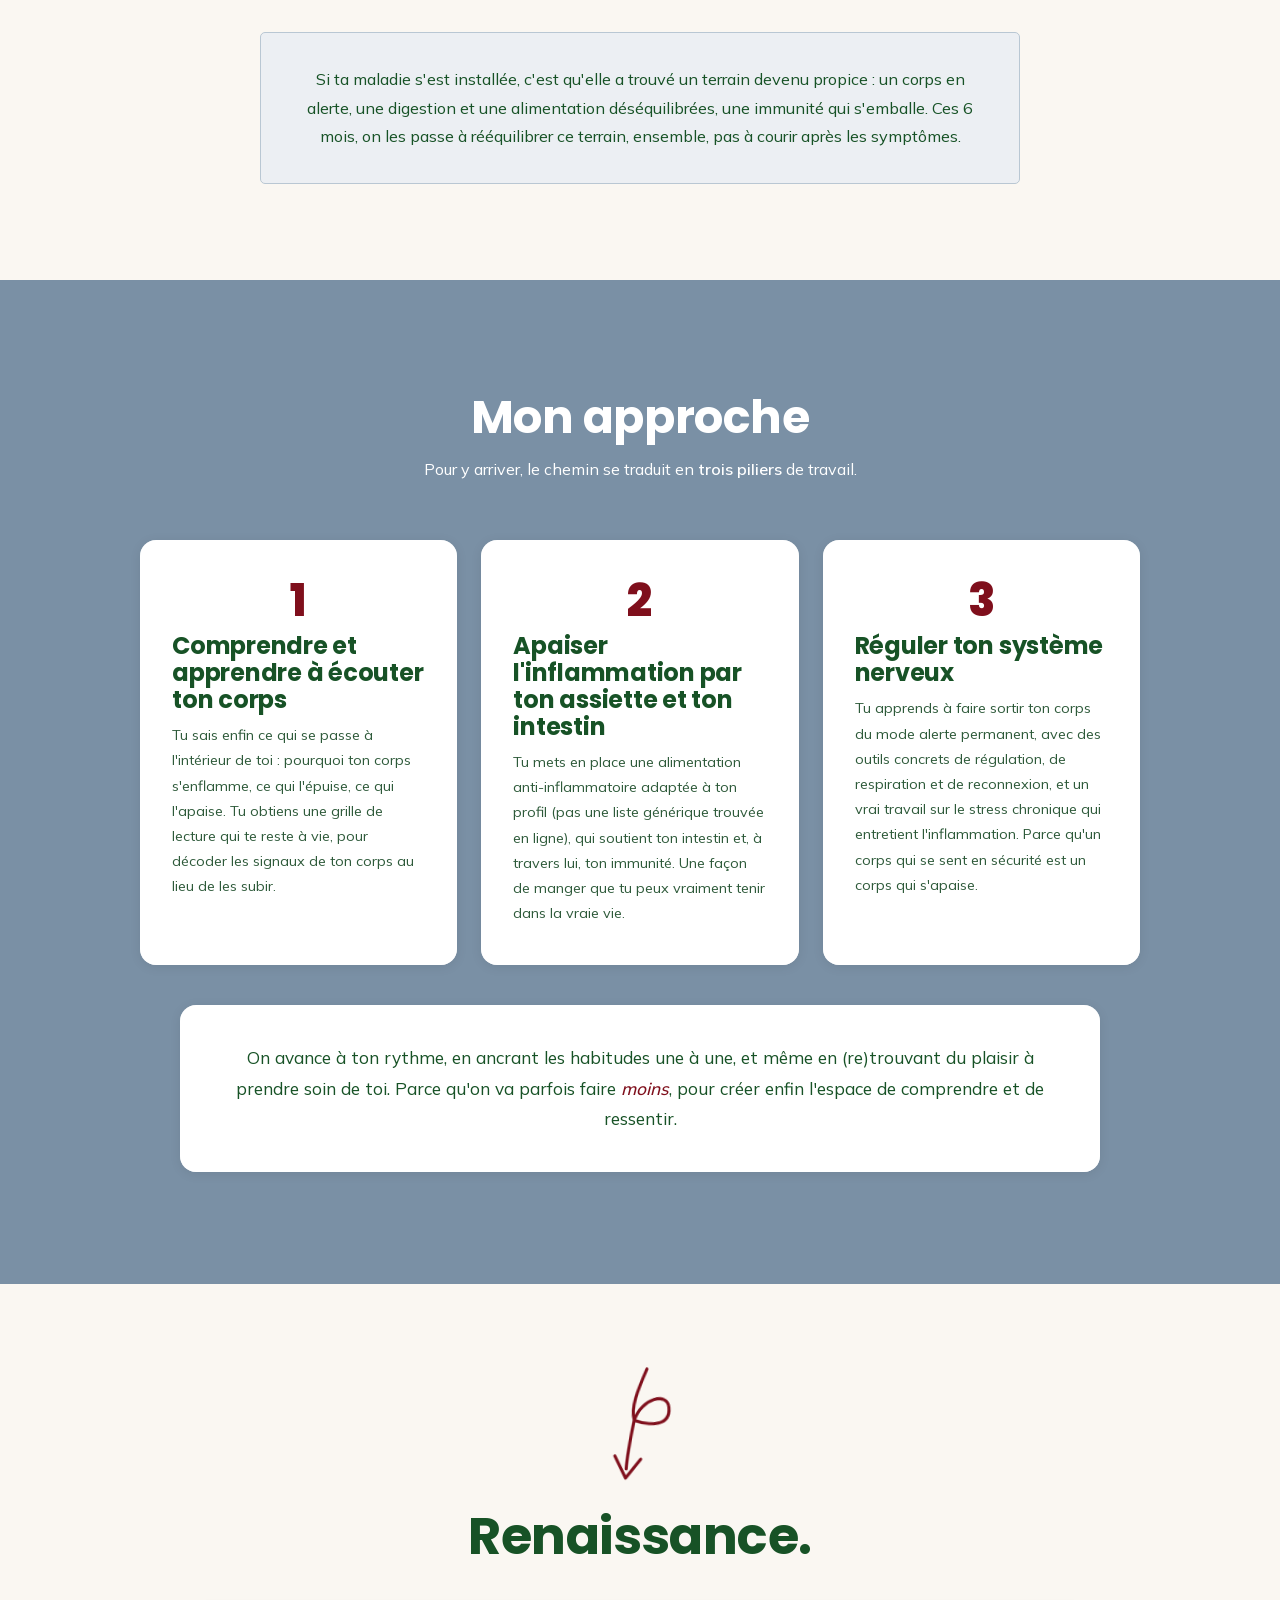
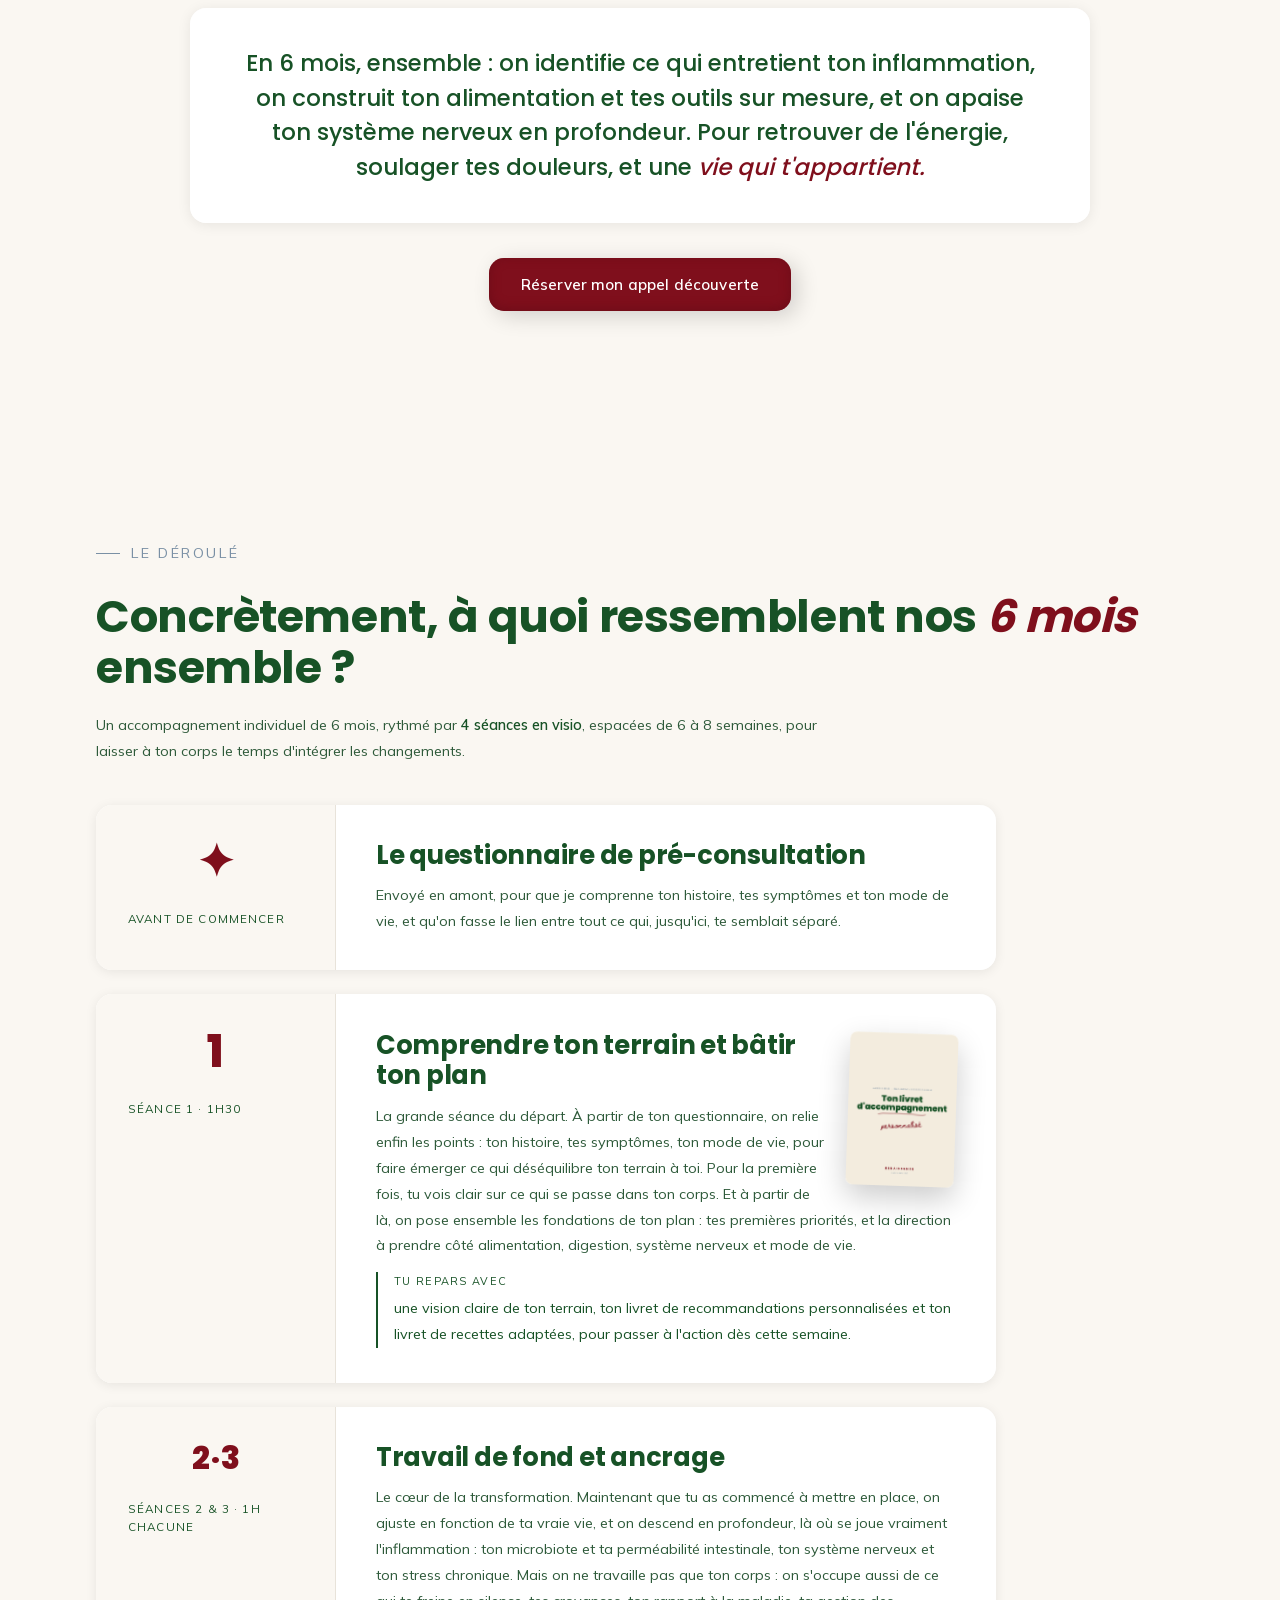
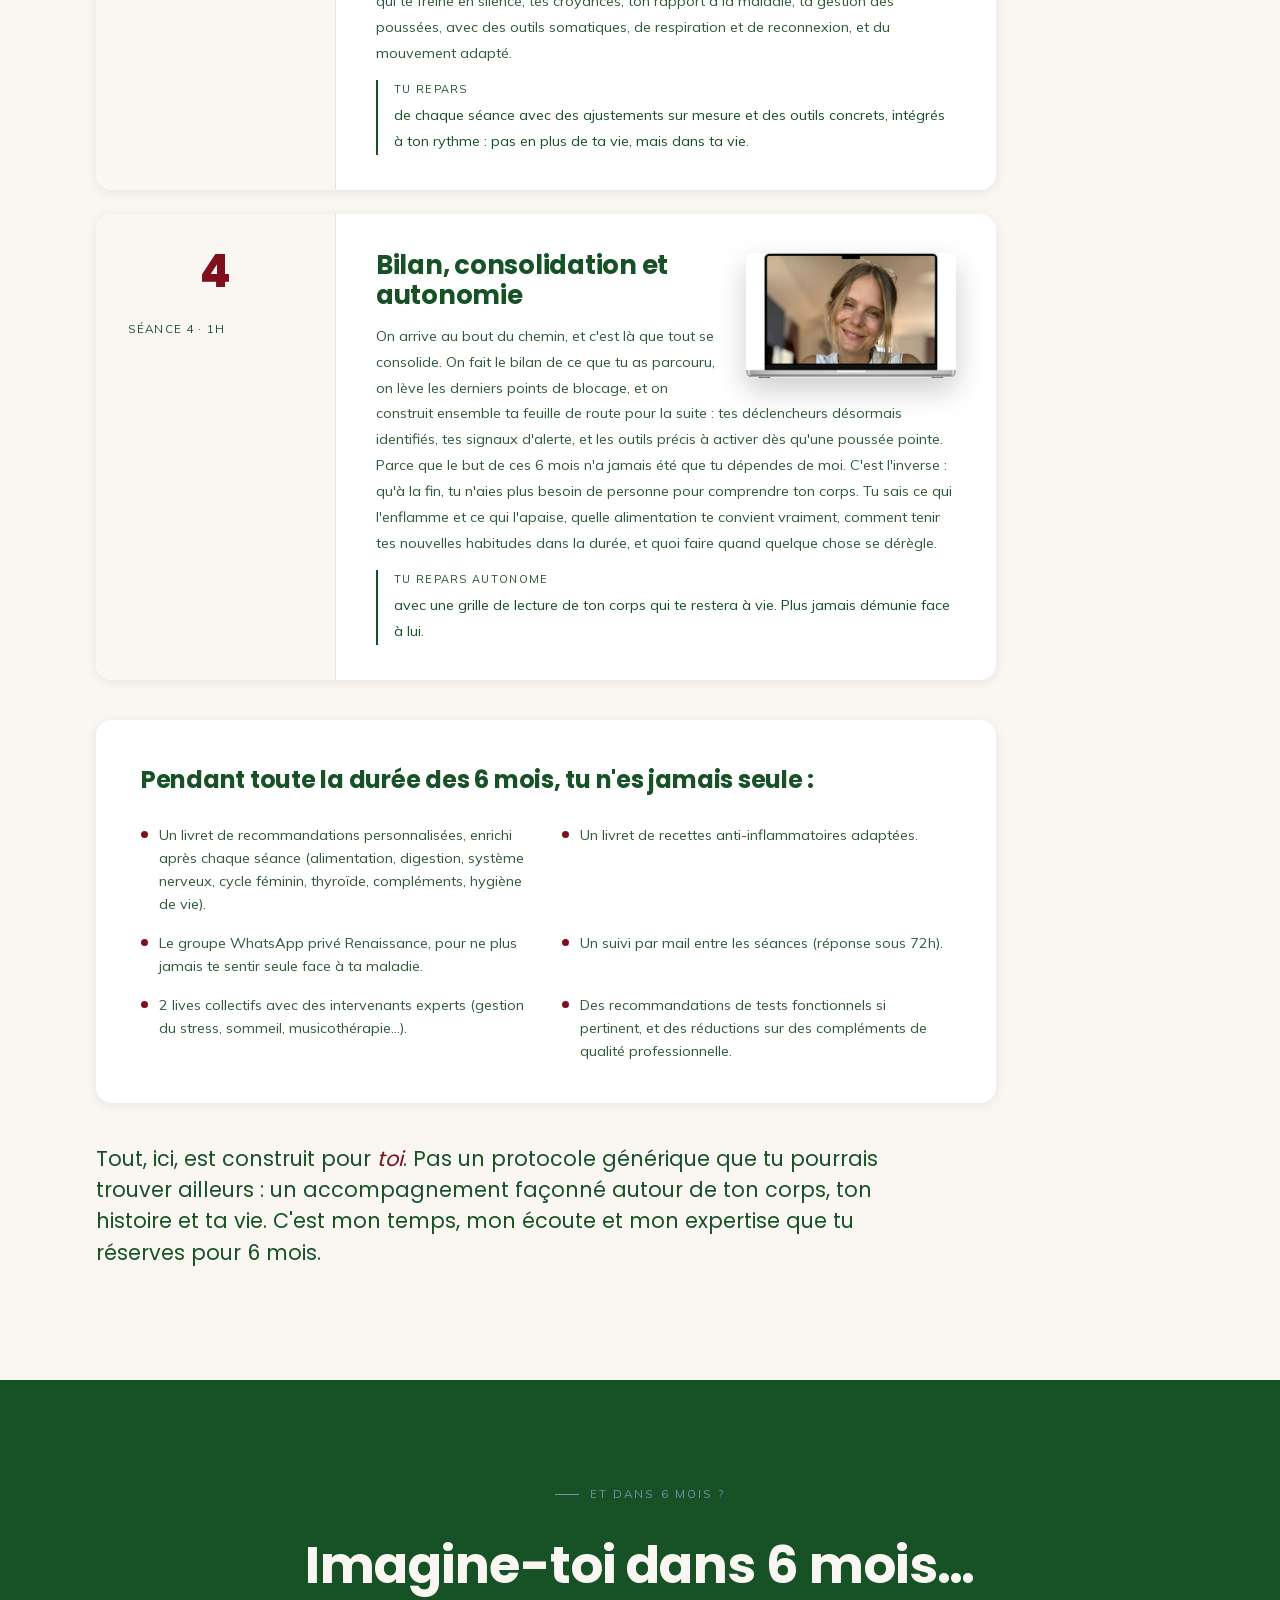
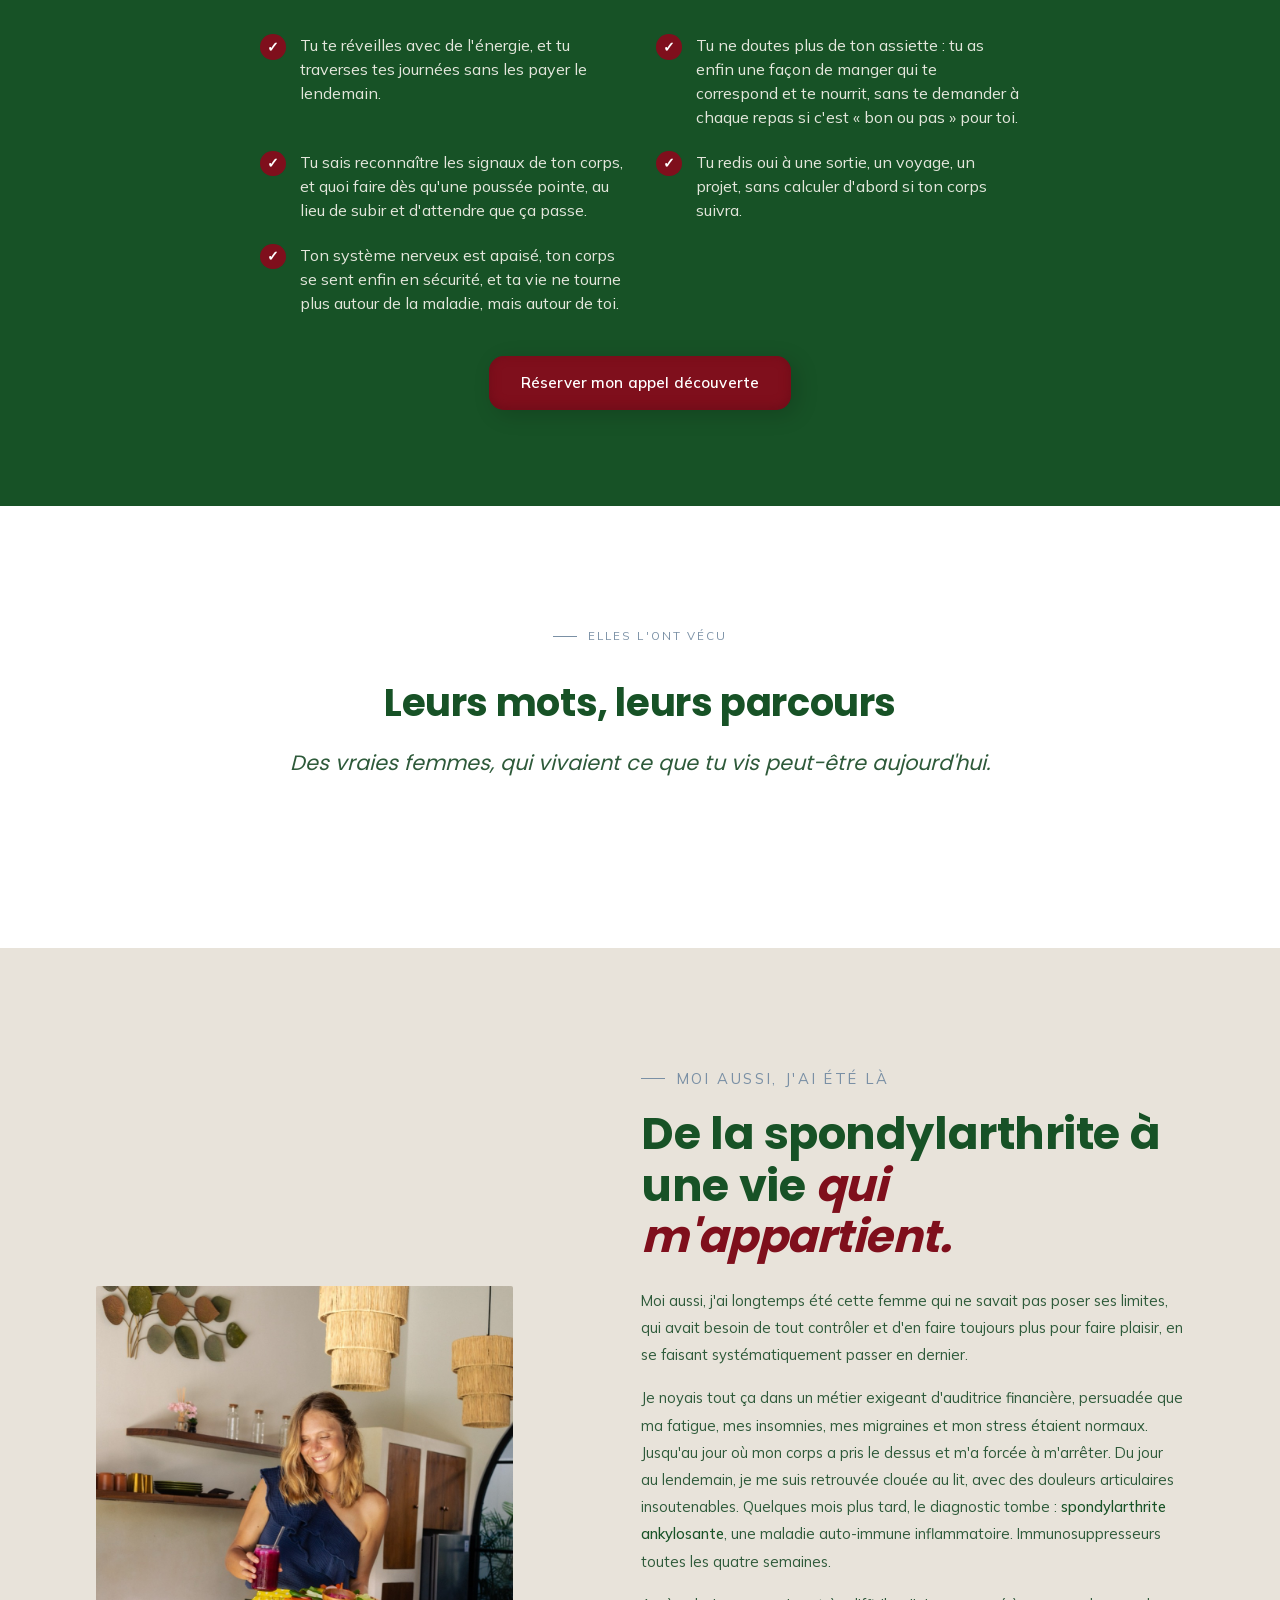
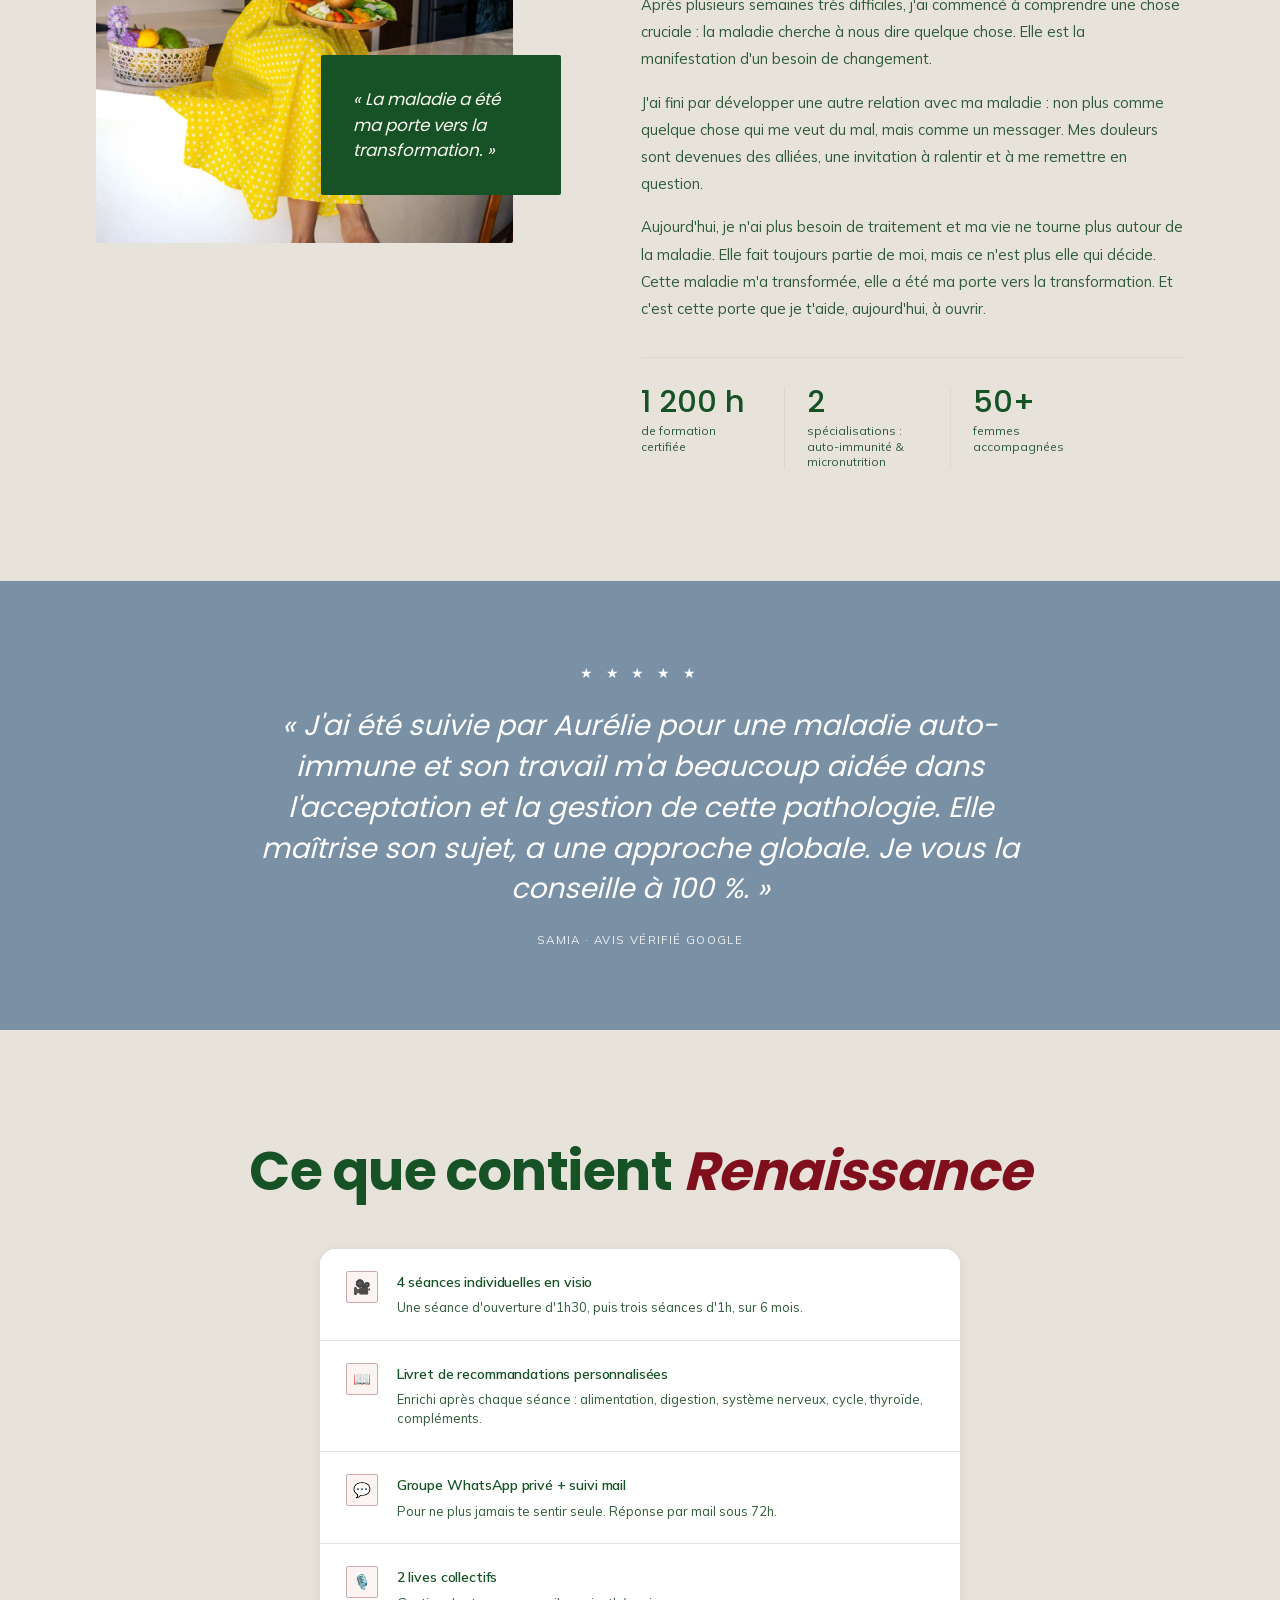
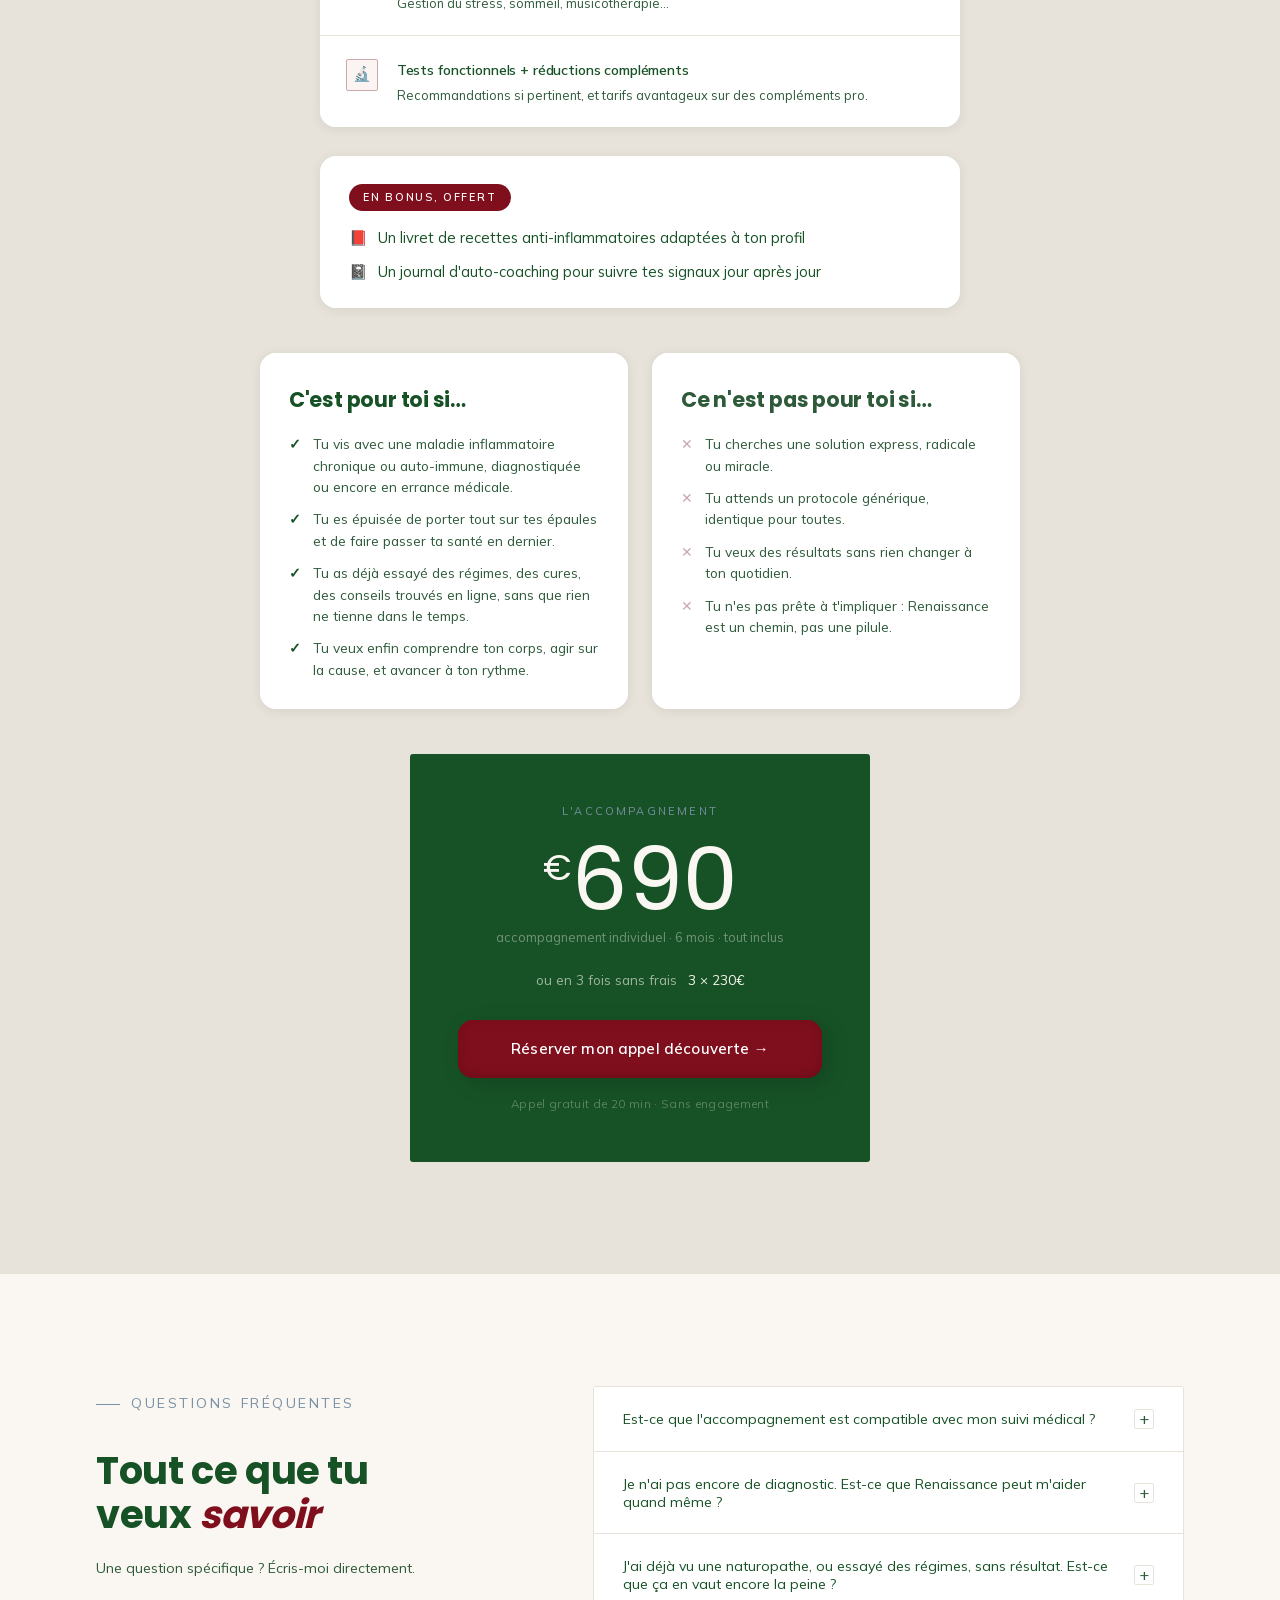
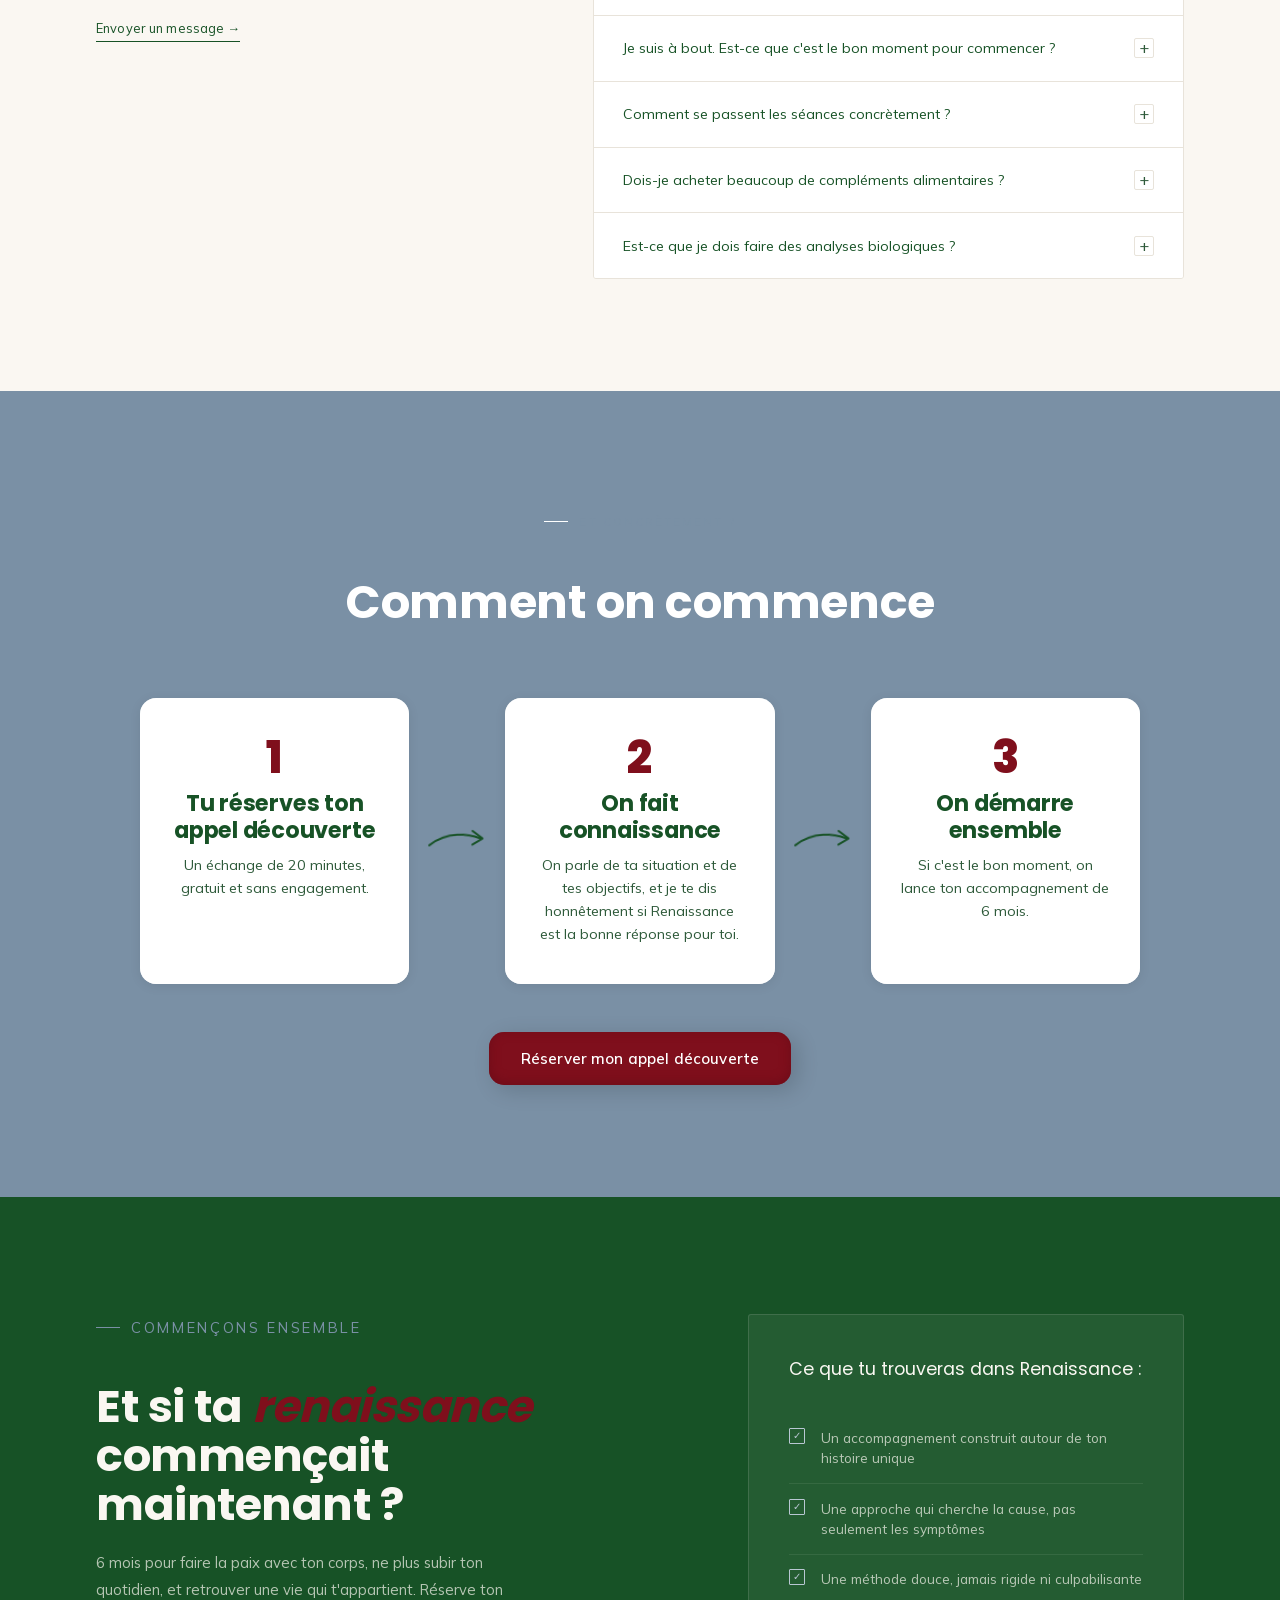
<file: renaissance.html>
<!DOCTYPE html><html lang="fr" class="__variable_94d7f7 __variable_c95b6f __variable_a3d1f3 __variable_e36b36 __variable_6720ae"><head><meta charSet="utf-8"/><meta name="viewport" content="width=device-width, initial-scale=1"/><link rel="preload" href="/_next/static/media/0484562807a97172-s.p.woff2" as="font" crossorigin="" type="font/woff2"/><link rel="preload" href="/_next/static/media/13971731025ec697-s.p.woff2" as="font" crossorigin="" type="font/woff2"/><link rel="preload" href="/_next/static/media/3be83a346553616c-s.p.woff2" as="font" crossorigin="" type="font/woff2"/><link rel="preload" href="/_next/static/media/6245472ced48d3be-s.p.woff2" as="font" crossorigin="" type="font/woff2"/><link rel="preload" href="/_next/static/media/7b89a4fd5e90ede0-s.p.woff2" as="font" crossorigin="" type="font/woff2"/><link rel="preload" href="/_next/static/media/7db6c35d839a711c-s.p.woff2" as="font" crossorigin="" type="font/woff2"/><link rel="preload" href="/_next/static/media/8888a3826f4a3af4-s.p.woff2" as="font" crossorigin="" type="font/woff2"/><link rel="preload" href="/_next/static/media/a88ee3317818bfa2-s.p.woff2" as="font" crossorigin="" type="font/woff2"/><link rel="preload" href="/_next/static/media/b957ea75a84b6ea7-s.p.woff2" as="font" crossorigin="" type="font/woff2"/><link rel="preload" href="/_next/static/media/e18f83c737786aa7-s.p.woff2" as="font" crossorigin="" type="font/woff2"/><link rel="preload" href="/_next/static/media/eafabf029ad39a43-s.p.woff2" as="font" crossorigin="" type="font/woff2"/><link rel="preload" as="image" href="/images/aurelie-hero.jpg" fetchPriority="high"/><link rel="preload" as="image" href="/livret/livret-1.png"/><link rel="preload" as="image" href="/images/laptop-visio.png"/><link rel="stylesheet" href="/_next/static/css/303db1a65f52e579.css" data-precedence="next"/><link rel="stylesheet" href="/_next/static/css/cc3002cffc410541.css" data-precedence="next"/><link rel="preload" as="script" fetchPriority="low" href="/_next/static/chunks/webpack-d4f9c007f0b37f6d.js"/><script src="/_next/static/chunks/fd9d1056-9f91b5e418130764.js" async=""></script><script src="/_next/static/chunks/117-28affb1ba7ab25ca.js" async=""></script><script src="/_next/static/chunks/main-app-56906437530ab043.js" async=""></script><script src="/_next/static/chunks/972-17ea62b17795b286.js" async=""></script><script src="/_next/static/chunks/878-2d3fde22906956a2.js" async=""></script><script src="/_next/static/chunks/3-8c49e55d888fd1c7.js" async=""></script><script src="/_next/static/chunks/app/renaissance/page-3832bdb818176ce5.js" async=""></script><script src="/_next/static/chunks/app/layout-93f2824c1e7583c4.js" async=""></script><title>Renaissance | naturopathie maladies auto-immunes &amp; inflammatoires</title><meta name="description" content="Accompagnement naturopathique individuel en visio sur 6 mois pour les femmes vivant avec une maladie auto-immune ou inflammatoire chronique. Apaise l&#x27;inflammation, comprends ton terrain, retrouve ton énergie."/><meta name="keywords" content="naturopathie maladie auto-immune,naturopathie maladie inflammatoire,accompagnement naturopathique spondylarthrite,naturopathe Hashimoto,alimentation anti-inflammatoire,naturopathie endométriose,accompagnement naturopathie en visio"/><link rel="canonical" href="https://aurelieheld.com/renaissance"/><meta property="og:title" content="Renaissance | naturopathie maladies auto-immunes &amp; inflammatoires"/><meta property="og:description" content="L&#x27;accompagnement naturopathique individuel en visio, sur 6 mois, pour faire la paix avec ton corps et apaiser l&#x27;inflammation."/><meta property="og:url" content="https://aurelieheld.com/renaissance"/><meta property="og:site_name" content="Aurélie Held Naturopathe"/><meta property="og:locale" content="fr_FR"/><meta property="og:image" content="https://aurelieheld.com/images/aurelie-hero.jpg"/><meta property="og:image:width" content="1200"/><meta property="og:image:height" content="630"/><meta property="og:image:alt" content="Aurélie Held, naturopathe"/><meta property="og:type" content="website"/><meta name="twitter:card" content="summary_large_image"/><meta name="twitter:title" content="Renaissance | naturopathie maladies auto-immunes &amp; inflammatoires"/><meta name="twitter:description" content="L&#x27;accompagnement naturopathique individuel en visio, sur 6 mois, pour faire la paix avec ton corps et apaiser l&#x27;inflammation."/><meta name="twitter:image" content="https://aurelieheld.com/images/aurelie-hero.jpg"/><meta name="twitter:image:width" content="1200"/><meta name="twitter:image:height" content="630"/><meta name="twitter:image:alt" content="Aurélie Held, naturopathe"/><meta name="next-size-adjust"/><script src="/_next/static/chunks/polyfills-42372ed130431b0a.js" noModule=""></script></head><body class="theme-bb"><nav class=""><a class="nav-logo" href="/">Aurélie Held</a><button class="nav-burger" aria-label="Ouvrir le menu" aria-expanded="false"><span></span><span></span><span></span></button><ul class="nav-links"><li><a href="/mon-histoire">Mon histoire</a></li><li><a href="/renaissance">Renaissance</a></li><li><a href="/#cuisine">Cuisine santé</a></li><li><a href="https://calendly.com/aurelieheld-naturopathe" class="nav-cta" target="_blank" rel="noopener noreferrer">Prendre RDV</a></li></ul></nav><main class="page-reset page-renaissance theme-d"><script type="application/ld+json">{"@context":"https://schema.org","@graph":[{"@type":"WebPage","@id":"https://aurelieheld.com/renaissance#webpage","url":"https://aurelieheld.com/renaissance","name":"RENAISSANCE · Accompagnement naturopathique 6 mois","inLanguage":"fr-FR","isPartOf":{"@id":"https://aurelieheld.com/#website"},"about":{"@id":"https://aurelieheld.com/#person"}},{"@type":"BreadcrumbList","itemListElement":[{"@type":"ListItem","position":1,"name":"Accueil","item":"https://aurelieheld.com/"},{"@type":"ListItem","position":2,"name":"Renaissance","item":"https://aurelieheld.com/renaissance"}]},{"@type":"Service","name":"Renaissance, accompagnement naturopathique sur 6 mois","serviceType":"Naturopathie fonctionnelle","provider":{"@type":"Person","name":"Aurélie Held","url":"https://aurelieheld.com"},"areaServed":{"@type":"Country","name":"France"},"audience":{"@type":"PeopleAudience","suggestedGender":"female"},"description":"Accompagnement naturopathique individuel en visio sur 6 mois pour les femmes vivant avec une maladie inflammatoire chronique ou auto-immune : apaiser l'inflammation, comprendre son terrain et retrouver une vie qui lui appartient.","offers":{"@type":"Offer","price":"690","priceCurrency":"EUR","availability":"https://schema.org/InStock"}},{"@type":"FAQPage","mainEntity":[{"@type":"Question","name":"Est-ce que l'accompagnement est compatible avec mon suivi médical ?","acceptedAnswer":{"@type":"Answer","text":"Oui, complètement. La naturopathie ne remplace pas la médecine allopathique et ne te demandera jamais d'arrêter un suivi médical en cours. Mon travail est complémentaire : on agit sur ton terrain, ton alimentation, ton mode de vie, pour soutenir ton corps et potentiellement réduire l'intensité des manifestations inflammatoires. J'ai moi-même traversé un trouble inflammatoire chronique et travaillé en parallèle d'un suivi rhumatologique."}},{"@type":"Question","name":"Je n'ai pas encore de diagnostic. Est-ce que Renaissance peut m'aider quand même ?","acceptedAnswer":{"@type":"Answer","text":"Oui. L'errance médicale est très fréquente pour les troubles inflammatoires chroniques, parfois pendant des années avant un diagnostic officiel. Si tu ressens des manifestations chroniques (fatigue, douleurs articulaires, troubles digestifs, réactions inflammatoires récurrentes) et que tu veux agir, Renaissance est tout à fait adapté."}},{"@type":"Question","name":"J'ai déjà vu une naturopathe, ou essayé des régimes, sans résultat. Est-ce que ça en vaut encore la peine ?","acceptedAnswer":{"@type":"Answer","text":"Je comprends ta lassitude. Si rien n'a tenu, ce n'est pas parce que tu t'y es mal prise : c'est que rien n'avait été pensé pour ton terrain, ton histoire, ton corps. Les régimes et les conseils génériques éteignent des symptômes sans s'adresser à la cause. Ici, on part de toi, et on construit une réponse sur mesure, pas un protocole de plus."}},{"@type":"Question","name":"Je suis à bout. Est-ce que c'est le bon moment pour commencer ?","acceptedAnswer":{"@type":"Answer","text":"Je comprends. Et non, tu n'as pas besoin d'aller « un peu mieux » avant de commencer. Au contraire, Renaissance est pensé pour les femmes qui sont épuisées de chercher seules. On commence là où tu en es, au rythme qui te convient. Le premier objectif est toujours de te soulager, pas de t'en demander encore plus."}},{"@type":"Question","name":"Comment se passent les séances concrètement ?","acceptedAnswer":{"@type":"Answer","text":"Les séances se font en visioconférence, depuis chez toi. La première dure 1h30, les suivantes environ 1 heure, espacées de 6 à 8 semaines. Entre chaque séance, tu reçois un livret de recommandations détaillé et tu peux m'écrire si tu as des questions."}},{"@type":"Question","name":"Dois-je acheter beaucoup de compléments alimentaires ?","acceptedAnswer":{"@type":"Answer","text":"Non, rien d'automatique. Quand des compléments sont utiles, je t'explique lesquels, pourquoi et à quelle dose, et je m'adapte à ton budget. L'achat reste à ta charge, avec des réductions sur des produits de qualité professionnelle."}},{"@type":"Question","name":"Est-ce que je dois faire des analyses biologiques ?","acceptedAnswer":{"@type":"Answer","text":"Ce n'est pas obligatoire, mais si nécessaire, je peux te recommander des analyses de biologie fonctionnelle (microbiote, carences, inflammation…) pour affiner l'accompagnement. Je t'aide à choisir les plus pertinentes pour toi, à un tarif avantageux."}}]}]}</script><section class="hero"><div class="hero-left"><p class="hero-tag">Pour les femmes qui vivent avec une maladie inflammatoire chronique ou auto-immune</p><h1 class="hero-title">Renaissance</h1><p class="hero-soustitre">Et si ta maladie n&#x27;était pas un combat à mener, mais une <em>réconciliation</em> à vivre ?</p><p class="hero-promise">6 mois pour faire la paix avec ton corps, apaiser l&#x27;inflammation, et retrouver une<em> vie qui t&#x27;appartient.</em></p><div class="hero-actions"><a href="https://calendly.com/aurelieheld-naturopathe/appel-decouverte" class="btn-primary" target="_blank" rel="noopener noreferrer">Réserver mon appel découverte</a><a class="btn-ghost" href="#methode">Découvrir mon approche →</a></div><div class="hero-stats"><div class="stat"><span class="stat-num">50+</span><span class="stat-label">femmes accompagnées</span></div><div class="stat"><span class="stat-num">6</span><span class="stat-label">mois ensemble</span></div><div class="stat"><span class="stat-num">1:1</span><span class="stat-label">suivi individuel</span></div><div class="stat"><span class="stat-num">2</span><span class="stat-label">lives de groupe</span></div></div></div><div class="hero-right"><img alt="Aurélie Held, naturopathe" fetchPriority="high" decoding="async" data-nimg="fill" style="position:absolute;height:100%;width:100%;left:0;top:0;right:0;bottom:0;object-fit:cover;object-position:center 20%;color:transparent" src="/images/aurelie-hero.jpg"/></div></section><section class="lien"><div class="lien-header reveal"><p class="section-label">Tu n&#x27;es pas seule</p><h2>Tu te reconnais sûrement si je te dis que…</h2></div><div class="lien-grid"><div class="lien-list reveal"><p>Tu vis avec une maladie inflammatoire ou auto-immune qui dicte ton quotidien, et des douleurs invisibles qui jettent un voile opaque sur ton avenir.</p><p>Tu portes tout sur tes épaules depuis des années, et tu fais souvent passer les autres avant toi.</p><p>Tu as peut-être déjà essayé des régimes, des cures, différents traitements, sans jamais voir de vrai changement s&#x27;installer dans le temps.</p><p>Tu as le sentiment d&#x27;être à la merci des poussées et de subir leurs aléas : fatigue, stress, douleurs.</p><p>Prendre soin de toi est devenu un énième point sur ta to-do list, et c&#x27;est souvent le premier à sauter dès qu&#x27;un imprévu se présente. Forcément, entre le travail et la famille, tout demande déjà tellement.</p><p>Et tu te retrouves entraînée dans un cycle culpabilisant et performatif, pendant que les douleurs, elles, s&#x27;installent durablement.</p></div><div class="lien-aside reveal d1"><div class="conditions-card"><h3>Tu souffres :</h3><ul><li>Une maladie auto-immune : spondylarthrite, polyarthrite, fibromyalgie, psoriasis, maladie de Crohn, rectocolite hémorragique, thyroïdite de Hashimoto, maladie de Basedow, sclérose en plaques, endométriose…</li><li>Des douleurs chroniques : douleurs articulaires, migraines à répétition, fatigue chronique, troubles digestifs (ballonnements, gaz, transit altéré).</li><li>Un dérèglement hormonal : SOPK, endométriose, hypothyroïdie, hyperthyroïdie.</li></ul></div></div></div><div class="aimerais reveal"><span class="note-manuscrite">et si on était honnêtes…</span><p>Ce que tu voudrais vraiment, c&#x27;est retrouver assez d&#x27;énergie pour passer une journée entière avec ta famille sans la payer le lendemain. Dire oui à une sortie, un voyage, un projet, sans calculer si ton corps suivra. Arrêter de tout anticiper, tout mesurer, tout redouter. Comprendre enfin ce qui se passe à l&#x27;intérieur de toi, et savoir quoi faire quand ton corps t&#x27;envoie un signal, au lieu de subir et d&#x27;attendre que ça passe.</p></div></section><section class="pasprobleme"><div class="pasprobleme-inner reveal"><p class="section-label" style="justify-content:center">Respire</p><h2>Ce n&#x27;est pas toi le problème</h2><p class="pasprobleme-spoiler">Si tu n&#x27;as jamais réussi à apaiser ce que tu traverses, ce n&#x27;est pas un manque de volonté, ni de sérieux.</p><p>On t&#x27;a sûrement dit que c&#x27;était comme ça. Que c&#x27;était chronique, qu&#x27;il fallait gérer les crises quand elles arrivent, et faire avec le reste du temps. Un spécialiste pour tes articulations, un autre pour ta digestion, un autre pour ta fatigue : chacun sa case, et personne pour relier les points.</p><p>Et pourtant, ton corps n&#x27;est pas cassé. Il n&#x27;est pas contre toi. Il réagit, il s&#x27;adapte, il cherche en permanence à retrouver son équilibre, à condition qu&#x27;on lui donne les moyens de le faire : en s&#x27;adressant à la cause, plutôt qu&#x27;en éteignant tes symptômes un par un.</p></div></section><section class="manifeste"><div class="manifeste-inner reveal"><p class="manifeste-hand">Il est temps de faire un pas de côté et de s&#x27;offrir un nouveau regard.</p><p class="manifeste-fin">Prendre soin de toi, c&#x27;est développer une <em>écoute subtile</em> des messages de ton corps, et avoir les connaissances pour lui répondre, justement.</p></div></section><section class="concept" id="concept"><div class="concept-header reveal"><p class="section-label" style="justify-content:center">Le concept qui change tout</p><h2>Ton corps n&#x27;a pas dix problèmes.<br/>Il a un seul <em>terrain.</em></h2><p>Pendant des années, on t&#x27;a regardée en morceaux : une articulation, un intestin, une thyroïde, un taux sur une prise de sang. Mais ton corps, lui, ne fonctionne pas en morceaux. Tout y est relié. Et derrière tes symptômes, aussi différents soient-ils, il y a souvent une même histoire : un terrain qui s&#x27;est déséquilibré, et une inflammation qui couve, parfois en silence, depuis bien plus longtemps que ton diagnostic.</p></div><div class="toile reveal d1" role="img" aria-label="Schéma : les systèmes du corps reliés autour de deux leviers, l&#x27;intestin et le système nerveux"><svg class="toile-lines" viewBox="0 0 100 100" preserveAspectRatio="none" aria-hidden="true"><line x1="32" y1="50" x2="50" y2="11" class="toile-link" vector-effect="non-scaling-stroke"></line><line x1="32" y1="50" x2="86" y2="30" class="toile-link" vector-effect="non-scaling-stroke"></line><line x1="32" y1="50" x2="86" y2="70" class="toile-link" vector-effect="non-scaling-stroke"></line><line x1="32" y1="50" x2="50" y2="89" class="toile-link" vector-effect="non-scaling-stroke"></line><line x1="32" y1="50" x2="14" y2="70" class="toile-link" vector-effect="non-scaling-stroke"></line><line x1="32" y1="50" x2="14" y2="30" class="toile-link" vector-effect="non-scaling-stroke"></line><line x1="68" y1="50" x2="50" y2="11" class="toile-link" vector-effect="non-scaling-stroke"></line><line x1="68" y1="50" x2="86" y2="30" class="toile-link" vector-effect="non-scaling-stroke"></line><line x1="68" y1="50" x2="86" y2="70" class="toile-link" vector-effect="non-scaling-stroke"></line><line x1="68" y1="50" x2="50" y2="89" class="toile-link" vector-effect="non-scaling-stroke"></line><line x1="68" y1="50" x2="14" y2="70" class="toile-link" vector-effect="non-scaling-stroke"></line><line x1="68" y1="50" x2="14" y2="30" class="toile-link" vector-effect="non-scaling-stroke"></line><line x1="50" y1="11" x2="86" y2="30" class="toile-ring" vector-effect="non-scaling-stroke"></line><line x1="86" y1="30" x2="86" y2="70" class="toile-ring" vector-effect="non-scaling-stroke"></line><line x1="86" y1="70" x2="50" y2="89" class="toile-ring" vector-effect="non-scaling-stroke"></line><line x1="50" y1="89" x2="14" y2="70" class="toile-ring" vector-effect="non-scaling-stroke"></line><line x1="14" y1="70" x2="14" y2="30" class="toile-ring" vector-effect="non-scaling-stroke"></line><line x1="14" y1="30" x2="50" y2="11" class="toile-ring" vector-effect="non-scaling-stroke"></line><line x1="32" y1="50" x2="68" y2="50" class="toile-link-core" vector-effect="non-scaling-stroke"></line></svg><div class="toile-node toile-node--sat" style="left:50%;top:11%">Hormones</div><div class="toile-node toile-node--sat" style="left:86%;top:30%">Immunité</div><div class="toile-node toile-node--sat" style="left:86%;top:70%">Digestion</div><div class="toile-node toile-node--sat" style="left:50%;top:89%">Énergie</div><div class="toile-node toile-node--sat" style="left:14%;top:70%">Articulations</div><div class="toile-node toile-node--sat" style="left:14%;top:30%">Thyroïde</div><div class="toile-node toile-node--core" style="left:32%;top:50%">Intestin</div><div class="toile-node toile-node--core" style="left:68%;top:50%">Système nerveux</div></div><p class="concept-cle reveal d1">La clé que personne ne t&#x27;a peut-être jamais donnée : on n&#x27;apaise pas durablement une inflammation en éteignant ses symptômes un par un. On l&#x27;apaise en rééquilibrant le terrain sur lequel elle s&#x27;est installée. Et sur ce terrain, deux acteurs sont presque toujours au cœur de l&#x27;histoire.</p><div class="focus-grid reveal d1"><div class="focus-card"><span class="focus-tag">L&#x27;intestin</span><h3>Le chef d&#x27;orchestre silencieux</h3><p>Près de 70 % de ton système immunitaire loge dans ton intestin. Quand sa paroi s&#x27;abîme et que ton microbiote se déséquilibre, ton immunité s&#x27;emballe et entretient l&#x27;inflammation, partout dans ton corps, parfois très loin de ton ventre. C&#x27;est pour ça qu&#x27;on ne peut pas parler de maladie inflammatoire ou auto-immune sans parler de ce qui se passe dans ton assiette et dans ton intestin.</p></div><div class="focus-card sage"><span class="focus-tag">Le système nerveux</span><h3>Le grand oublié</h3><p>À chaque instant, ton système nerveux décide d&#x27;une seule chose : ton corps est-il en sécurité, ou en alerte ? Quand il reste bloqué en mode alerte, des années durant, le corps entretient l&#x27;inflammation, la digestion tourne au ralenti, le sommeil se dégrade. L&#x27;apaiser, ce n&#x27;est pas un « plus ». C&#x27;est souvent là que tout commence à se dénouer.</p></div></div><p class="concept-note reveal d1">Comprendre ces liens, c&#x27;est arrêter de courir après chaque symptôme. C&#x27;est enfin savoir <em>où</em> agir, et <em>pourquoi</em>.</p><div class="concept-bridge reveal d1">Si ta maladie s&#x27;est installée, c&#x27;est qu&#x27;elle a trouvé un terrain devenu propice : un corps en alerte, une digestion et une alimentation déséquilibrées, une immunité qui s&#x27;emballe. Ces 6 mois, on les passe à rééquilibrer ce terrain, ensemble, pas à courir après les symptômes.</div></section><section class="methode" id="methode"><div class="methode-intro reveal"><h2 class="methode-titre">Mon approche</h2><p class="methode-amorce">Pour y arriver, le chemin se traduit en <strong>trois piliers</strong> de travail.</p></div><div class="methode-blocs"><div class="methode-bloc reveal"><div class="methode-num">1</div><h3>Comprendre et apprendre à écouter ton corps</h3><p>Tu sais enfin ce qui se passe à l&#x27;intérieur de toi : pourquoi ton corps s&#x27;enflamme, ce qui l&#x27;épuise, ce qui l&#x27;apaise. Tu obtiens une grille de lecture qui te reste à vie, pour décoder les signaux de ton corps au lieu de les subir.</p></div><div class="methode-bloc reveal d1"><div class="methode-num">2</div><h3>Apaiser l&#x27;inflammation par ton assiette et ton intestin</h3><p>Tu mets en place une alimentation anti-inflammatoire adaptée à ton profil (pas une liste générique trouvée en ligne), qui soutient ton intestin et, à travers lui, ton immunité. Une façon de manger que tu peux vraiment tenir dans la vraie vie.</p></div><div class="methode-bloc reveal d2"><div class="methode-num">3</div><h3>Réguler ton système nerveux</h3><p>Tu apprends à faire sortir ton corps du mode alerte permanent, avec des outils concrets de régulation, de respiration et de reconnexion, et un vrai travail sur le stress chronique qui entretient l&#x27;inflammation. Parce qu&#x27;un corps qui se sent en sécurité est un corps qui s&#x27;apaise.</p></div></div><div class="methode-encadre reveal d1">On avance à ton rythme, en ancrant les habitudes une à une, et même en (re)trouvant du plaisir à prendre soin de toi. Parce qu&#x27;on va parfois faire <em>moins</em>, pour créer enfin l&#x27;espace de comprendre et de ressentir.</div></section><section class="methode-suite"><div class="methode-transition reveal"><div class="arrow-renaissance" aria-hidden="true"><svg viewBox="0 0 120 160" fill="none" xmlns="http://www.w3.org/2000/svg"><path d="M64 6 C 54 34, 46 58, 52 74 C 74 80, 100 78, 96 54 C 93 34, 60 44, 52 74 C 49 96, 46 118, 46 138" stroke="currentColor" stroke-width="4" stroke-linecap="round" stroke-linejoin="round"></path><path d="M30 122 L46 150 L64 124" stroke="currentColor" stroke-width="4" stroke-linecap="round" stroke-linejoin="round"></path></svg></div><p class="methode-nom">Renaissance.</p><div class="methode-promesse-box">En 6 mois, ensemble : on identifie ce qui entretient ton inflammation, on construit ton alimentation et tes outils sur mesure, et on apaise ton système nerveux en profondeur. Pour retrouver de l&#x27;énergie, soulager tes douleurs, et une<em> vie qui t&#x27;appartient.</em></div><a href="https://calendly.com/aurelieheld-naturopathe/appel-decouverte" class="btn-primary" target="_blank" rel="noopener noreferrer">Réserver mon appel découverte</a></div></section><section class="program" id="programme"><div class="program-header reveal"><p class="section-label">Le déroulé</p><h2>Concrètement, à quoi ressemblent nos <em>6 mois</em> ensemble ?</h2><p class="program-lead">Un accompagnement individuel de 6 mois, rythmé par <strong>4 séances en visio</strong>, espacées de 6 à 8 semaines, pour laisser à ton corps le temps d&#x27;intégrer les changements.</p></div><div class="temps-grid"><div class="temps-card reveal"><div class="temps-side"><div class="temps-num">✦</div><div class="temps-tag">Avant de commencer</div></div><div class="temps-body"><h3>Le questionnaire de pré-consultation</h3><p>Envoyé en amont, pour que je comprenne ton histoire, tes symptômes et ton mode de vie, et qu&#x27;on fasse le lien entre tout ce qui, jusqu&#x27;ici, te semblait séparé.</p></div></div><div class="temps-card reveal has-visual"><div class="temps-side"><div class="temps-num">1</div><div class="temps-tag">Séance 1 · 1h30</div></div><div class="temps-body"><img class="temps-mock temps-mock-livret" src="/livret/livret-1.png" alt="" width="300" height="424"/><h3>Comprendre ton terrain et bâtir ton plan</h3><p>La grande séance du départ. À partir de ton questionnaire, on relie enfin les points : ton histoire, tes symptômes, ton mode de vie, pour faire émerger ce qui déséquilibre ton terrain à toi. Pour la première fois, tu vois clair sur ce qui se passe dans ton corps. Et à partir de là, on pose ensemble les fondations de ton plan : tes premières priorités, et la direction à prendre côté alimentation, digestion, système nerveux et mode de vie.</p><p class="temps-out"><span>Tu repars avec</span> une vision claire de ton terrain, ton livret de recommandations personnalisées et ton livret de recettes adaptées, pour passer à l&#x27;action dès cette semaine.</p></div></div><div class="temps-card reveal"><div class="temps-side"><div class="temps-num wide">2·3</div><div class="temps-tag">Séances 2 &amp; 3 · 1h chacune</div></div><div class="temps-body"><h3>Travail de fond et ancrage</h3><p>Le cœur de la transformation. Maintenant que tu as commencé à mettre en place, on ajuste en fonction de ta vraie vie, et on descend en profondeur, là où se joue vraiment l&#x27;inflammation : ton microbiote et ta perméabilité intestinale, ton système nerveux et ton stress chronique. Mais on ne travaille pas que ton corps : on s&#x27;occupe aussi de ce qui te freine en silence, tes croyances, ton rapport à la maladie, ta gestion des poussées, avec des outils somatiques, de respiration et de reconnexion, et du mouvement adapté.</p><p class="temps-out"><span>Tu repars</span> de chaque séance avec des ajustements sur mesure et des outils concrets, intégrés à ton rythme : pas en plus de ta vie, mais dans ta vie.</p></div></div><div class="temps-card reveal has-visual"><div class="temps-side"><div class="temps-num">4</div><div class="temps-tag">Séance 4 · 1h</div></div><div class="temps-body"><img class="temps-mock temps-mock-laptop" src="/images/laptop-visio.png" alt="" width="300" height="179"/><h3>Bilan, consolidation et autonomie</h3><p>On arrive au bout du chemin, et c&#x27;est là que tout se consolide. On fait le bilan de ce que tu as parcouru, on lève les derniers points de blocage, et on construit ensemble ta feuille de route pour la suite : tes déclencheurs désormais identifiés, tes signaux d&#x27;alerte, et les outils précis à activer dès qu&#x27;une poussée pointe. Parce que le but de ces 6 mois n&#x27;a jamais été que tu dépendes de moi. C&#x27;est l&#x27;inverse : qu&#x27;à la fin, tu n&#x27;aies plus besoin de personne pour comprendre ton corps. Tu sais ce qui l&#x27;enflamme et ce qui l&#x27;apaise, quelle alimentation te convient vraiment, comment tenir tes nouvelles habitudes dans la durée, et quoi faire quand quelque chose se dérègle.</p><p class="temps-out"><span>Tu repars autonome</span> avec une grille de lecture de ton corps qui te restera à vie. Plus jamais démunie face à lui.</p></div></div></div><div class="program-supports reveal d1"><h3>Pendant toute la durée des 6 mois, tu n&#x27;es jamais seule :</h3><div class="supports-list"><div class="support-item"><span></span> Un livret de recommandations personnalisées, enrichi après chaque séance (alimentation, digestion, système nerveux, cycle féminin, thyroïde, compléments, hygiène de vie).</div><div class="support-item"><span></span> Un livret de recettes anti-inflammatoires adaptées.</div><div class="support-item"><span></span> Le groupe WhatsApp privé Renaissance, pour ne plus jamais te sentir seule face à ta maladie.</div><div class="support-item"><span></span> Un suivi par mail entre les séances (réponse sous 72h).</div><div class="support-item"><span></span> 2 lives collectifs avec des intervenants experts (gestion du stress, sommeil, musicothérapie…).</div><div class="support-item"><span></span> Des recommandations de tests fonctionnels si pertinent, et des réductions sur des compléments de qualité professionnelle.</div></div></div><p class="program-valeur reveal">Tout, ici, est construit pour <em>toi</em>. Pas un protocole générique que tu pourrais trouver ailleurs : un accompagnement façonné autour de ton corps, ton histoire et ta vie. C&#x27;est mon temps, mon écoute et mon expertise que tu réserves pour 6 mois.</p></section><section class="benefices"><div class="benefices-inner reveal"><p class="section-label" style="justify-content:center">Et dans 6 mois ?</p><h2>Imagine-toi dans 6 mois…</h2><div class="benefices-list"><div class="benefice"><span class="benefice-check"></span>Tu te réveilles avec de l&#x27;énergie, et tu traverses tes journées sans les payer le lendemain.</div><div class="benefice"><span class="benefice-check"></span>Tu ne doutes plus de ton assiette : tu as enfin une façon de manger qui te correspond et te nourrit, sans te demander à chaque repas si c&#x27;est « bon ou pas » pour toi.</div><div class="benefice"><span class="benefice-check"></span>Tu sais reconnaître les signaux de ton corps, et quoi faire dès qu&#x27;une poussée pointe, au lieu de subir et d&#x27;attendre que ça passe.</div><div class="benefice"><span class="benefice-check"></span>Tu redis oui à une sortie, un voyage, un projet, sans calculer d&#x27;abord si ton corps suivra.</div><div class="benefice"><span class="benefice-check"></span>Ton système nerveux est apaisé, ton corps se sent enfin en sécurité, et ta vie ne tourne plus autour de la maladie, mais autour de toi.</div></div><a href="https://calendly.com/aurelieheld-naturopathe/appel-decouverte" class="btn-primary-light benefices-cta" target="_blank" rel="noopener noreferrer">Réserver mon appel découverte</a></div></section><section class="results"><div class="testimonials-header reveal"><p class="section-label" style="justify-content:center">Elles l&#x27;ont vécu</p><h3>Leurs mots, leurs parcours</h3><p class="testi-intro">Des vraies femmes, qui vivaient ce que tu vis peut-être aujourd&#x27;hui.</p></div><div class="elfsight-app-af4ada8b-c2df-430c-8b1c-3c0182e61120 reveal" data-elfsight-app-lazy="true"></div></section><section class="reset-story"><div class="reset-story-visual reveal"><div class="reset-story-img"><img alt="Aurélie Held, naturopathe" loading="lazy" decoding="async" data-nimg="fill" style="position:absolute;height:100%;width:100%;left:0;top:0;right:0;bottom:0;object-fit:cover;object-position:center top;color:transparent" src="/images/aurelie-histoire.jpg"/></div><div class="reset-story-quote-box"><p>« La maladie a été ma porte vers la transformation. »</p></div></div><div class="reset-story-content"><p class="section-label reveal">Moi aussi, j&#x27;ai été là</p><h2 class="reveal">De la spondylarthrite à une vie <em>qui m&#x27;appartient.</em></h2><p class="reveal">Moi aussi, j&#x27;ai longtemps été cette femme qui ne savait pas poser ses limites, qui avait besoin de tout contrôler et d&#x27;en faire toujours plus pour faire plaisir, en se faisant systématiquement passer en dernier.</p><p class="reveal d1">Je noyais tout ça dans un métier exigeant d&#x27;auditrice financière, persuadée que ma fatigue, mes insomnies, mes migraines et mon stress étaient normaux. Jusqu&#x27;au jour où mon corps a pris le dessus et m&#x27;a forcée à m&#x27;arrêter. Du jour au lendemain, je me suis retrouvée clouée au lit, avec des douleurs articulaires insoutenables. Quelques mois plus tard, le diagnostic tombe : <strong>spondylarthrite ankylosante</strong>, une maladie auto-immune inflammatoire. Immunosuppresseurs toutes les quatre semaines.</p><p class="reveal d2">Après plusieurs semaines très difficiles, j&#x27;ai commencé à comprendre une chose cruciale : la maladie cherche à nous dire quelque chose. Elle est la manifestation d&#x27;un besoin de changement.</p><p class="reveal d2">J&#x27;ai fini par développer une autre relation avec ma maladie : non plus comme quelque chose qui me veut du mal, mais comme un messager. Mes douleurs sont devenues des alliées, une invitation à ralentir et à me remettre en question.</p><p class="reveal d3">Aujourd&#x27;hui, je n&#x27;ai plus besoin de traitement et ma vie ne tourne plus autour de la maladie. Elle fait toujours partie de moi, mais ce n&#x27;est plus elle qui décide. Cette maladie m&#x27;a transformée, elle a été ma porte vers la transformation. Et c&#x27;est cette porte que je t&#x27;aide, aujourd&#x27;hui, à ouvrir.</p><div class="story-stats reveal d3"><div class="stat"><span class="stat-num">1 200 h</span><span class="stat-label">de formation certifiée</span></div><div class="stat"><span class="stat-num">2</span><span class="stat-label">spécialisations : auto-immunité &amp; micronutrition</span></div><div class="stat"><span class="stat-num">50+</span><span class="stat-label">femmes accompagnées</span></div></div></div></section><section class="proof-band"><div class="proof-band-inner reveal"><div class="proof-stars" aria-hidden="true">★ ★ ★ ★ ★</div><blockquote>« J&#x27;ai été suivie par Aurélie pour une maladie auto-immune et son travail m&#x27;a beaucoup aidée dans l&#x27;acceptation et la gestion de cette pathologie. Elle maîtrise son sujet, a une approche globale. Je vous la conseille à 100 %. »</blockquote><p class="proof-band-meta">Samia · Avis vérifié Google</p></div></section><section class="included recap" id="tarif"><div class="recap-head reveal"><h2 class="recap-titre">Ce que contient <em>Renaissance</em></h2></div><div class="recap-list reveal"><div class="inc-item"><div class="inc-icon">🎥</div><div class="inc-text"><h4>4 séances individuelles en visio</h4><p>Une séance d&#x27;ouverture d&#x27;1h30, puis trois séances d&#x27;1h, sur 6 mois.</p></div></div><div class="inc-item"><div class="inc-icon">📖</div><div class="inc-text"><h4>Livret de recommandations personnalisées</h4><p>Enrichi après chaque séance : alimentation, digestion, système nerveux, cycle, thyroïde, compléments.</p></div></div><div class="inc-item"><div class="inc-icon">💬</div><div class="inc-text"><h4>Groupe WhatsApp privé + suivi mail</h4><p>Pour ne plus jamais te sentir seule. Réponse par mail sous 72h.</p></div></div><div class="inc-item"><div class="inc-icon">🎙️</div><div class="inc-text"><h4>2 lives collectifs</h4><p>Gestion du stress, sommeil, musicothérapie…</p></div></div><div class="inc-item"><div class="inc-icon">🔬</div><div class="inc-text"><h4>Tests fonctionnels + réductions compléments</h4><p>Recommandations si pertinent, et tarifs avantageux sur des compléments pro.</p></div></div></div><div class="bonus-stack reveal"><span class="bonus-tag">En bonus, offert</span><div class="bonus-items"><div class="bonus-item"><span class="bonus-ico">📕</span> Un livret de recettes anti-inflammatoires adaptées à ton profil</div><div class="bonus-item"><span class="bonus-ico">📓</span> Un journal d&#x27;auto-coaching pour suivre tes signaux jour après jour</div></div></div><div class="pourtoi reveal"><div class="pourtoi-col oui"><h4>C&#x27;est pour toi si…</h4><ul><li>Tu vis avec une maladie inflammatoire chronique ou auto-immune, diagnostiquée ou encore en errance médicale.</li><li>Tu es épuisée de porter tout sur tes épaules et de faire passer ta santé en dernier.</li><li>Tu as déjà essayé des régimes, des cures, des conseils trouvés en ligne, sans que rien ne tienne dans le temps.</li><li>Tu veux enfin comprendre ton corps, agir sur la cause, et avancer à ton rythme.</li></ul></div><div class="pourtoi-col non"><h4>Ce n&#x27;est pas pour toi si…</h4><ul><li>Tu cherches une solution express, radicale ou miracle.</li><li>Tu attends un protocole générique, identique pour toutes.</li><li>Tu veux des résultats sans rien changer à ton quotidien.</li><li>Tu n&#x27;es pas prête à t&#x27;impliquer : Renaissance est un chemin, pas une pilule.</li></ul></div></div><div class="recap-price reveal"><div class="price-card price-card--center"><span class="price-label">L&#x27;accompagnement</span><div class="price-amount"><sup>€</sup>690</div><p class="price-sub">accompagnement individuel · 6 mois · tout inclus</p><div class="price-option-row"><span>ou en 3 fois sans frais</span><strong>3 × 230€</strong></div><a href="https://calendly.com/aurelieheld-naturopathe/appel-decouverte" class="price-cta" target="_blank" rel="noopener noreferrer">Réserver mon appel découverte →</a><p class="price-note">Appel gratuit de 20 min · Sans engagement</p></div></div></section><section class="faq" id="faq"><div class="faq-left"><p class="section-label reveal">Questions fréquentes</p><h2 class="reveal">Tout ce que tu veux <em>savoir</em></h2><p class="reveal">Une question spécifique ? Écris-moi directement.</p><a href="mailto:aurelieheld.naturopathe@gmail.com" class="btn-ghost reveal">Envoyer un message →</a></div><div class="faq-list"><div class="faq-item"><button class="faq-q">Est-ce que l&#x27;accompagnement est compatible avec mon suivi médical ?<span class="faq-icon">+</span></button><div class="faq-a">Oui, complètement. La naturopathie ne remplace pas la médecine allopathique et ne te demandera jamais d&#x27;arrêter un suivi médical en cours. Mon travail est complémentaire : on agit sur ton terrain, ton alimentation, ton mode de vie, pour soutenir ton corps et potentiellement réduire l&#x27;intensité des manifestations inflammatoires. J&#x27;ai moi-même traversé un trouble inflammatoire chronique et travaillé en parallèle d&#x27;un suivi rhumatologique.</div></div><div class="faq-item"><button class="faq-q">Je n&#x27;ai pas encore de diagnostic. Est-ce que Renaissance peut m&#x27;aider quand même ?<span class="faq-icon">+</span></button><div class="faq-a">Oui. L&#x27;errance médicale est très fréquente pour les troubles inflammatoires chroniques, parfois pendant des années avant un diagnostic officiel. Si tu ressens des manifestations chroniques (fatigue, douleurs articulaires, troubles digestifs, réactions inflammatoires récurrentes) et que tu veux agir, Renaissance est tout à fait adapté.</div></div><div class="faq-item"><button class="faq-q">J&#x27;ai déjà vu une naturopathe, ou essayé des régimes, sans résultat. Est-ce que ça en vaut encore la peine ?<span class="faq-icon">+</span></button><div class="faq-a">Je comprends ta lassitude. Si rien n&#x27;a tenu, ce n&#x27;est pas parce que tu t&#x27;y es mal prise : c&#x27;est que rien n&#x27;avait été pensé pour ton terrain, ton histoire, ton corps. Les régimes et les conseils génériques éteignent des symptômes sans s&#x27;adresser à la cause. Ici, on part de toi, et on construit une réponse sur mesure, pas un protocole de plus.</div></div><div class="faq-item"><button class="faq-q">Je suis à bout. Est-ce que c&#x27;est le bon moment pour commencer ?<span class="faq-icon">+</span></button><div class="faq-a">Je comprends. Et non, tu n&#x27;as pas besoin d&#x27;aller « un peu mieux » avant de commencer. Au contraire, Renaissance est pensé pour les femmes qui sont épuisées de chercher seules. On commence là où tu en es, au rythme qui te convient. Le premier objectif est toujours de te soulager, pas de t&#x27;en demander encore plus.</div></div><div class="faq-item"><button class="faq-q">Comment se passent les séances concrètement ?<span class="faq-icon">+</span></button><div class="faq-a">Les séances se font en visioconférence, depuis chez toi. La première dure 1h30, les suivantes environ 1 heure, espacées de 6 à 8 semaines. Entre chaque séance, tu reçois un livret de recommandations détaillé et tu peux m&#x27;écrire si tu as des questions.</div></div><div class="faq-item"><button class="faq-q">Dois-je acheter beaucoup de compléments alimentaires ?<span class="faq-icon">+</span></button><div class="faq-a">Non, rien d&#x27;automatique. Quand des compléments sont utiles, je t&#x27;explique lesquels, pourquoi et à quelle dose, et je m&#x27;adapte à ton budget. L&#x27;achat reste à ta charge, avec des réductions sur des produits de qualité professionnelle.</div></div><div class="faq-item"><button class="faq-q">Est-ce que je dois faire des analyses biologiques ?<span class="faq-icon">+</span></button><div class="faq-a">Ce n&#x27;est pas obligatoire, mais si nécessaire, je peux te recommander des analyses de biologie fonctionnelle (microbiote, carences, inflammation…) pour affiner l&#x27;accompagnement. Je t&#x27;aide à choisir les plus pertinentes pour toi, à un tarif avantageux.</div></div></div></section><section class="commencer"><div class="commencer-head reveal"><p class="section-label" style="justify-content:center">Et concrètement ?</p><h2>Comment on commence</h2></div><div class="commencer-steps reveal d1"><div class="commencer-step"><div class="cs-num">1</div><h3>Tu réserves ton appel découverte</h3><p>Un échange de 20 minutes, gratuit et sans engagement.</p></div><div class="cs-arrow" aria-hidden="true"><svg viewBox="0 0 80 44" fill="none" xmlns="http://www.w3.org/2000/svg"><path d="M5 26 C 26 12, 48 12, 70 21" stroke="currentColor" stroke-width="2.6" stroke-linecap="round"></path><path d="M60 11 L72 21 L59 28" stroke="currentColor" stroke-width="2.6" stroke-linecap="round" stroke-linejoin="round"></path></svg></div><div class="commencer-step"><div class="cs-num">2</div><h3>On fait connaissance</h3><p>On parle de ta situation et de tes objectifs, et je te dis honnêtement si Renaissance est la bonne réponse pour toi.</p></div><div class="cs-arrow" aria-hidden="true"><svg viewBox="0 0 80 44" fill="none" xmlns="http://www.w3.org/2000/svg"><path d="M5 26 C 26 12, 48 12, 70 21" stroke="currentColor" stroke-width="2.6" stroke-linecap="round"></path><path d="M60 11 L72 21 L59 28" stroke="currentColor" stroke-width="2.6" stroke-linecap="round" stroke-linejoin="round"></path></svg></div><div class="commencer-step"><div class="cs-num">3</div><h3>On démarre ensemble</h3><p>Si c&#x27;est le bon moment, on lance ton accompagnement de 6 mois.</p></div></div><div class="commencer-cta reveal"><a href="https://calendly.com/aurelieheld-naturopathe/appel-decouverte" class="btn-primary" target="_blank" rel="noopener noreferrer">Réserver mon appel découverte</a></div></section><section class="reset-final-cta"><div class="reset-final-cta-left"><p class="section-label">Commençons ensemble</p><h2>Et si ta <em>renaissance</em> commençait maintenant ?</h2><p>6 mois pour faire la paix avec ton corps, ne plus subir ton quotidien, et retrouver une vie qui t&#x27;appartient. Réserve ton appel découverte pour voir, ensemble, si c&#x27;est le bon moment pour toi.</p><div class="reset-cta-actions"><a href="https://calendly.com/aurelieheld-naturopathe/appel-decouverte" class="btn-primary-light" target="_blank" rel="noopener noreferrer">Réserver mon appel découverte gratuit</a><a href="mailto:aurelieheld.naturopathe@gmail.com" class="btn-ghost-light">Me poser une question →</a></div></div><div class="reset-final-cta-aside"><p>Ce que tu trouveras dans Renaissance :</p><ul class="reset-promise-list"><li><div class="reset-promise-check"></div>Un accompagnement construit autour de ton histoire unique</li><li><div class="reset-promise-check"></div>Une approche qui cherche la cause, pas seulement les symptômes</li><li><div class="reset-promise-check"></div>Une méthode douce, jamais rigide ni culpabilisante</li><li><div class="reset-promise-check"></div>Une approche complémentaire de ton suivi médical</li><li><div class="reset-promise-check"></div>Un cadre où tu restes pleinement actrice de ta santé</li></ul></div></section><footer class="footer-dark"><div><div class="footer-brand">Aurélie Held</div><p class="footer-note">Un accompagnement naturopathique ne se substitue en aucun cas à la médecine allopathique et à un traitement déjà en cours.</p></div><div class="footer-links"><a href="mailto:aurelieheld.naturopathe@gmail.com">aurelieheld.naturopathe@gmail.com</a><a href="tel:0619496497">06 19 49 64 97</a><a href="/mentions-legales">Mentions légales</a><a href="/cgv">CGV</a></div></footer></main><script src="/_next/static/chunks/webpack-d4f9c007f0b37f6d.js" async=""></script><script>(self.__next_f=self.__next_f||[]).push([0]);self.__next_f.push([2,null])</script><script>self.__next_f.push([1,"1:HL[\"/_next/static/media/0484562807a97172-s.p.woff2\",\"font\",{\"crossOrigin\":\"\",\"type\":\"font/woff2\"}]\n2:HL[\"/_next/static/media/13971731025ec697-s.p.woff2\",\"font\",{\"crossOrigin\":\"\",\"type\":\"font/woff2\"}]\n3:HL[\"/_next/static/media/3be83a346553616c-s.p.woff2\",\"font\",{\"crossOrigin\":\"\",\"type\":\"font/woff2\"}]\n4:HL[\"/_next/static/media/6245472ced48d3be-s.p.woff2\",\"font\",{\"crossOrigin\":\"\",\"type\":\"font/woff2\"}]\n5:HL[\"/_next/static/media/7b89a4fd5e90ede0-s.p.woff2\",\"font\",{\"crossOrigin\":\"\",\"type\":\"font/woff2\"}]\n6:HL[\"/_next/static/media/7db6c35d839a711c-s.p.woff2\",\"font\",{\"crossOrigin\":\"\",\"type\":\"font/woff2\"}]\n7:HL[\"/_next/static/media/8888a3826f4a3af4-s.p.woff2\",\"font\",{\"crossOrigin\":\"\",\"type\":\"font/woff2\"}]\n8:HL[\"/_next/static/media/a88ee3317818bfa2-s.p.woff2\",\"font\",{\"crossOrigin\":\"\",\"type\":\"font/woff2\"}]\n9:HL[\"/_next/static/media/b957ea75a84b6ea7-s.p.woff2\",\"font\",{\"crossOrigin\":\"\",\"type\":\"font/woff2\"}]\na:HL[\"/_next/static/media/e18f83c737786aa7-s.p.woff2\",\"font\",{\"crossOrigin\":\"\",\"type\":\"font/woff2\"}]\nb:HL[\"/_next/static/media/eafabf029ad39a43-s.p.woff2\",\"font\",{\"crossOrigin\":\"\",\"type\":\"font/woff2\"}]\nc:HL[\"/_next/static/css/303db1a65f52e579.css\",\"style\"]\nd:HL[\"/_next/static/css/cc3002cffc410541.css\",\"style\"]\n"])</script><script>self.__next_f.push([1,"e:I[2846,[],\"\"]\n11:I[638,[\"972\",\"static/chunks/972-17ea62b17795b286.js\",\"878\",\"static/chunks/878-2d3fde22906956a2.js\",\"3\",\"static/chunks/3-8c49e55d888fd1c7.js\",\"234\",\"static/chunks/app/renaissance/page-3832bdb818176ce5.js\"],\"default\"]\n12:I[2972,[\"972\",\"static/chunks/972-17ea62b17795b286.js\",\"878\",\"static/chunks/878-2d3fde22906956a2.js\",\"3\",\"static/chunks/3-8c49e55d888fd1c7.js\",\"234\",\"static/chunks/app/renaissance/page-3832bdb818176ce5.js\"],\"\"]\n13:I[5878,[\"972\",\"static/chunks/972-17ea62b17795b286.js\",\"878\",\"static/chunks/878-2d3fde22906956a2.js\",\"3\",\"static/chunks/3-8c49e55d888fd1c7.js\",\"234\",\"static/chunks/app/renaissance/page-3832bdb818176ce5.js\"],\"Image\"]\n14:I[8003,[\"972\",\"static/chunks/972-17ea62b17795b286.js\",\"878\",\"static/chunks/878-2d3fde22906956a2.js\",\"3\",\"static/chunks/3-8c49e55d888fd1c7.js\",\"234\",\"static/chunks/app/renaissance/page-3832bdb818176ce5.js\"],\"\"]\n15:I[4725,[\"972\",\"static/chunks/972-17ea62b17795b286.js\",\"878\",\"static/chunks/878-2d3fde22906956a2.js\",\"3\",\"static/chunks/3-8c49e55d888fd1c7.js\",\"234\",\"static/chunks/app/renaissance/page-3832bdb818176ce5.js\"],\"default\"]\n16:I[4707,[],\"\"]\n17:I[6423,[],\"\"]\n18:I[8154,[\"972\",\"static/chunks/972-17ea62b17795b286.js\",\"185\",\"static/chunks/app/layout-93f2824c1e7583c4.js\"],\"default\"]\n1a:I[1060,[],\"\"]\n10:T11b4,"])</script><script>self.__next_f.push([1,"{\"@context\":\"https://schema.org\",\"@graph\":[{\"@type\":\"WebPage\",\"@id\":\"https://aurelieheld.com/renaissance#webpage\",\"url\":\"https://aurelieheld.com/renaissance\",\"name\":\"RENAISSANCE · Accompagnement naturopathique 6 mois\",\"inLanguage\":\"fr-FR\",\"isPartOf\":{\"@id\":\"https://aurelieheld.com/#website\"},\"about\":{\"@id\":\"https://aurelieheld.com/#person\"}},{\"@type\":\"BreadcrumbList\",\"itemListElement\":[{\"@type\":\"ListItem\",\"position\":1,\"name\":\"Accueil\",\"item\":\"https://aurelieheld.com/\"},{\"@type\":\"ListItem\",\"position\":2,\"name\":\"Renaissance\",\"item\":\"https://aurelieheld.com/renaissance\"}]},{\"@type\":\"Service\",\"name\":\"Renaissance, accompagnement naturopathique sur 6 mois\",\"serviceType\":\"Naturopathie fonctionnelle\",\"provider\":{\"@type\":\"Person\",\"name\":\"Aurélie Held\",\"url\":\"https://aurelieheld.com\"},\"areaServed\":{\"@type\":\"Country\",\"name\":\"France\"},\"audience\":{\"@type\":\"PeopleAudience\",\"suggestedGender\":\"female\"},\"description\":\"Accompagnement naturopathique individuel en visio sur 6 mois pour les femmes vivant avec une maladie inflammatoire chronique ou auto-immune : apaiser l'inflammation, comprendre son terrain et retrouver une vie qui lui appartient.\",\"offers\":{\"@type\":\"Offer\",\"price\":\"690\",\"priceCurrency\":\"EUR\",\"availability\":\"https://schema.org/InStock\"}},{\"@type\":\"FAQPage\",\"mainEntity\":[{\"@type\":\"Question\",\"name\":\"Est-ce que l'accompagnement est compatible avec mon suivi médical ?\",\"acceptedAnswer\":{\"@type\":\"Answer\",\"text\":\"Oui, complètement. La naturopathie ne remplace pas la médecine allopathique et ne te demandera jamais d'arrêter un suivi médical en cours. Mon travail est complémentaire : on agit sur ton terrain, ton alimentation, ton mode de vie, pour soutenir ton corps et potentiellement réduire l'intensité des manifestations inflammatoires. J'ai moi-même traversé un trouble inflammatoire chronique et travaillé en parallèle d'un suivi rhumatologique.\"}},{\"@type\":\"Question\",\"name\":\"Je n'ai pas encore de diagnostic. Est-ce que Renaissance peut m'aider quand même ?\",\"acceptedAnswer\":{\"@type\":\"Answer\",\"text\":\"Oui. L'errance médicale est très fréquente pour les troubles inflammatoires chroniques, parfois pendant des années avant un diagnostic officiel. Si tu ressens des manifestations chroniques (fatigue, douleurs articulaires, troubles digestifs, réactions inflammatoires récurrentes) et que tu veux agir, Renaissance est tout à fait adapté.\"}},{\"@type\":\"Question\",\"name\":\"J'ai déjà vu une naturopathe, ou essayé des régimes, sans résultat. Est-ce que ça en vaut encore la peine ?\",\"acceptedAnswer\":{\"@type\":\"Answer\",\"text\":\"Je comprends ta lassitude. Si rien n'a tenu, ce n'est pas parce que tu t'y es mal prise : c'est que rien n'avait été pensé pour ton terrain, ton histoire, ton corps. Les régimes et les conseils génériques éteignent des symptômes sans s'adresser à la cause. Ici, on part de toi, et on construit une réponse sur mesure, pas un protocole de plus.\"}},{\"@type\":\"Question\",\"name\":\"Je suis à bout. Est-ce que c'est le bon moment pour commencer ?\",\"acceptedAnswer\":{\"@type\":\"Answer\",\"text\":\"Je comprends. Et non, tu n'as pas besoin d'aller « un peu mieux » avant de commencer. Au contraire, Renaissance est pensé pour les femmes qui sont épuisées de chercher seules. On commence là où tu en es, au rythme qui te convient. Le premier objectif est toujours de te soulager, pas de t'en demander encore plus.\"}},{\"@type\":\"Question\",\"name\":\"Comment se passent les séances concrètement ?\",\"acceptedAnswer\":{\"@type\":\"Answer\",\"text\":\"Les séances se font en visioconférence, depuis chez toi. La première dure 1h30, les suivantes environ 1 heure, espacées de 6 à 8 semaines. Entre chaque séance, tu reçois un livret de recommandations détaillé et tu peux m'écrire si tu as des questions.\"}},{\"@type\":\"Question\",\"name\":\"Dois-je acheter beaucoup de compléments alimentaires ?\",\"acceptedAnswer\":{\"@type\":\"Answer\",\"text\":\"Non, rien d'automatique. Quand des compléments sont utiles, je t'explique lesquels, pourquoi et à quelle dose, et je m'adapte à ton budget. L'achat reste à ta charge, avec des réductions sur des produits de qualité professionnelle.\"}},{\"@type\":\"Question\",\"name\":\"Est-ce que je dois faire des analyses biologiques ?\",\"acceptedAnswer\":{\"@type\":\"Answer\",\"text\":\"Ce n'est pas obligatoire, mais si nécessaire, je peux te recommander des analyses de biologie fonctionnelle (microbiote, carences, inflammation…) pour affiner l'accompagnement. Je t'aide à choisir les plus pertinentes pour toi, à un tarif avantageux.\"}}]}]}"])</script><script>self.__next_f.push([1,"1b:[]\n"])</script><script>self.__next_f.push([1,"0:[\"$\",\"$Le\",null,{\"buildId\":\"TNl6B2cIqS7--fcUaLkrU\",\"assetPrefix\":\"\",\"urlParts\":[\"\",\"renaissance\"],\"initialTree\":[\"\",{\"children\":[\"renaissance\",{\"children\":[\"__PAGE__\",{}]}]},\"$undefined\",\"$undefined\",true],\"initialSeedData\":[\"\",{\"children\":[\"renaissance\",{\"children\":[\"__PAGE__\",{},[[\"$Lf\",[\"$\",\"main\",null,{\"className\":\"page-reset page-renaissance theme-d\",\"children\":[[\"$\",\"script\",null,{\"type\":\"application/ld+json\",\"dangerouslySetInnerHTML\":{\"__html\":\"$10\"}}],[\"$\",\"$L11\",null,{}],[\"$\",\"section\",null,{\"className\":\"hero\",\"children\":[[\"$\",\"div\",null,{\"className\":\"hero-left\",\"children\":[[\"$\",\"p\",null,{\"className\":\"hero-tag\",\"children\":\"Pour les femmes qui vivent avec une maladie inflammatoire chronique ou auto-immune\"}],[\"$\",\"h1\",null,{\"className\":\"hero-title\",\"children\":\"Renaissance\"}],[\"$\",\"p\",null,{\"className\":\"hero-soustitre\",\"children\":[\"Et si ta maladie n'était pas un combat à mener, mais une \",[\"$\",\"em\",null,{\"children\":\"réconciliation\"}],\" à vivre ?\"]}],[\"$\",\"p\",null,{\"className\":\"hero-promise\",\"children\":[\"6 mois pour faire la paix avec ton corps, apaiser l'inflammation, et retrouver une\",[\"$\",\"em\",null,{\"children\":\" vie qui t'appartient.\"}]]}],[\"$\",\"div\",null,{\"className\":\"hero-actions\",\"children\":[[\"$\",\"a\",null,{\"href\":\"https://calendly.com/aurelieheld-naturopathe/appel-decouverte\",\"className\":\"btn-primary\",\"target\":\"_blank\",\"rel\":\"noopener noreferrer\",\"children\":\"Réserver mon appel découverte\"}],[\"$\",\"$L12\",null,{\"href\":\"#methode\",\"className\":\"btn-ghost\",\"children\":\"Découvrir mon approche →\"}]]}],[\"$\",\"div\",null,{\"className\":\"hero-stats\",\"children\":[[\"$\",\"div\",null,{\"className\":\"stat\",\"children\":[[\"$\",\"span\",null,{\"className\":\"stat-num\",\"children\":\"50+\"}],[\"$\",\"span\",null,{\"className\":\"stat-label\",\"children\":\"femmes accompagnées\"}]]}],[\"$\",\"div\",null,{\"className\":\"stat\",\"children\":[[\"$\",\"span\",null,{\"className\":\"stat-num\",\"children\":\"6\"}],[\"$\",\"span\",null,{\"className\":\"stat-label\",\"children\":\"mois ensemble\"}]]}],[\"$\",\"div\",null,{\"className\":\"stat\",\"children\":[[\"$\",\"span\",null,{\"className\":\"stat-num\",\"children\":\"1:1\"}],[\"$\",\"span\",null,{\"className\":\"stat-label\",\"children\":\"suivi individuel\"}]]}],[\"$\",\"div\",null,{\"className\":\"stat\",\"children\":[[\"$\",\"span\",null,{\"className\":\"stat-num\",\"children\":\"2\"}],[\"$\",\"span\",null,{\"className\":\"stat-label\",\"children\":\"lives de groupe\"}]]}]]}]]}],[\"$\",\"div\",null,{\"className\":\"hero-right\",\"children\":[\"$\",\"$L13\",null,{\"src\":\"/images/aurelie-hero.jpg\",\"alt\":\"Aurélie Held, naturopathe\",\"fill\":true,\"sizes\":\"(max-width: 900px) 100vw, 50vw\",\"style\":{\"objectFit\":\"cover\",\"objectPosition\":\"center 20%\"},\"priority\":true}]}]]}],[\"$\",\"section\",null,{\"className\":\"lien\",\"children\":[[\"$\",\"div\",null,{\"className\":\"lien-header reveal\",\"children\":[[\"$\",\"p\",null,{\"className\":\"section-label\",\"children\":\"Tu n'es pas seule\"}],[\"$\",\"h2\",null,{\"children\":\"Tu te reconnais sûrement si je te dis que…\"}]]}],[\"$\",\"div\",null,{\"className\":\"lien-grid\",\"children\":[[\"$\",\"div\",null,{\"className\":\"lien-list reveal\",\"children\":[[\"$\",\"p\",null,{\"children\":\"Tu vis avec une maladie inflammatoire ou auto-immune qui dicte ton quotidien, et des douleurs invisibles qui jettent un voile opaque sur ton avenir.\"}],[\"$\",\"p\",null,{\"children\":\"Tu portes tout sur tes épaules depuis des années, et tu fais souvent passer les autres avant toi.\"}],[\"$\",\"p\",null,{\"children\":\"Tu as peut-être déjà essayé des régimes, des cures, différents traitements, sans jamais voir de vrai changement s'installer dans le temps.\"}],[\"$\",\"p\",null,{\"children\":\"Tu as le sentiment d'être à la merci des poussées et de subir leurs aléas : fatigue, stress, douleurs.\"}],[\"$\",\"p\",null,{\"children\":\"Prendre soin de toi est devenu un énième point sur ta to-do list, et c'est souvent le premier à sauter dès qu'un imprévu se présente. Forcément, entre le travail et la famille, tout demande déjà tellement.\"}],[\"$\",\"p\",null,{\"children\":\"Et tu te retrouves entraînée dans un cycle culpabilisant et performatif, pendant que les douleurs, elles, s'installent durablement.\"}]]}],[\"$\",\"div\",null,{\"className\":\"lien-aside reveal d1\",\"children\":[\"$\",\"div\",null,{\"className\":\"conditions-card\",\"children\":[[\"$\",\"h3\",null,{\"children\":\"Tu souffres :\"}],[\"$\",\"ul\",null,{\"children\":[[\"$\",\"li\",null,{\"children\":\"Une maladie auto-immune : spondylarthrite, polyarthrite, fibromyalgie, psoriasis, maladie de Crohn, rectocolite hémorragique, thyroïdite de Hashimoto, maladie de Basedow, sclérose en plaques, endométriose…\"}],[\"$\",\"li\",null,{\"children\":\"Des douleurs chroniques : douleurs articulaires, migraines à répétition, fatigue chronique, troubles digestifs (ballonnements, gaz, transit altéré).\"}],[\"$\",\"li\",null,{\"children\":\"Un dérèglement hormonal : SOPK, endométriose, hypothyroïdie, hyperthyroïdie.\"}]]}]]}]}]]}],[\"$\",\"div\",null,{\"className\":\"aimerais reveal\",\"children\":[[\"$\",\"span\",null,{\"className\":\"note-manuscrite\",\"children\":\"et si on était honnêtes…\"}],[\"$\",\"p\",null,{\"children\":\"Ce que tu voudrais vraiment, c'est retrouver assez d'énergie pour passer une journée entière avec ta famille sans la payer le lendemain. Dire oui à une sortie, un voyage, un projet, sans calculer si ton corps suivra. Arrêter de tout anticiper, tout mesurer, tout redouter. Comprendre enfin ce qui se passe à l'intérieur de toi, et savoir quoi faire quand ton corps t'envoie un signal, au lieu de subir et d'attendre que ça passe.\"}]]}]]}],[\"$\",\"section\",null,{\"className\":\"pasprobleme\",\"children\":[\"$\",\"div\",null,{\"className\":\"pasprobleme-inner reveal\",\"children\":[[\"$\",\"p\",null,{\"className\":\"section-label\",\"style\":{\"justifyContent\":\"center\"},\"children\":\"Respire\"}],[\"$\",\"h2\",null,{\"children\":\"Ce n'est pas toi le problème\"}],[\"$\",\"p\",null,{\"className\":\"pasprobleme-spoiler\",\"children\":\"Si tu n'as jamais réussi à apaiser ce que tu traverses, ce n'est pas un manque de volonté, ni de sérieux.\"}],[\"$\",\"p\",null,{\"children\":\"On t'a sûrement dit que c'était comme ça. Que c'était chronique, qu'il fallait gérer les crises quand elles arrivent, et faire avec le reste du temps. Un spécialiste pour tes articulations, un autre pour ta digestion, un autre pour ta fatigue : chacun sa case, et personne pour relier les points.\"}],[\"$\",\"p\",null,{\"children\":\"Et pourtant, ton corps n'est pas cassé. Il n'est pas contre toi. Il réagit, il s'adapte, il cherche en permanence à retrouver son équilibre, à condition qu'on lui donne les moyens de le faire : en s'adressant à la cause, plutôt qu'en éteignant tes symptômes un par un.\"}]]}]}],[\"$\",\"section\",null,{\"className\":\"manifeste\",\"children\":[\"$\",\"div\",null,{\"className\":\"manifeste-inner reveal\",\"children\":[[\"$\",\"p\",null,{\"className\":\"manifeste-hand\",\"children\":\"Il est temps de faire un pas de côté et de s'offrir un nouveau regard.\"}],[\"$\",\"p\",null,{\"className\":\"manifeste-fin\",\"children\":[\"Prendre soin de toi, c'est développer une \",[\"$\",\"em\",null,{\"children\":\"écoute subtile\"}],\" des messages de ton corps, et avoir les connaissances pour lui répondre, justement.\"]}]]}]}],[\"$\",\"section\",null,{\"className\":\"concept\",\"id\":\"concept\",\"children\":[[\"$\",\"div\",null,{\"className\":\"concept-header reveal\",\"children\":[[\"$\",\"p\",null,{\"className\":\"section-label\",\"style\":{\"justifyContent\":\"center\"},\"children\":\"Le concept qui change tout\"}],[\"$\",\"h2\",null,{\"children\":[\"Ton corps n'a pas dix problèmes.\",[\"$\",\"br\",null,{}],\"Il a un seul \",[\"$\",\"em\",null,{\"children\":\"terrain.\"}]]}],[\"$\",\"p\",null,{\"children\":\"Pendant des années, on t'a regardée en morceaux : une articulation, un intestin, une thyroïde, un taux sur une prise de sang. Mais ton corps, lui, ne fonctionne pas en morceaux. Tout y est relié. Et derrière tes symptômes, aussi différents soient-ils, il y a souvent une même histoire : un terrain qui s'est déséquilibré, et une inflammation qui couve, parfois en silence, depuis bien plus longtemps que ton diagnostic.\"}]]}],[\"$\",\"div\",null,{\"className\":\"toile reveal d1\",\"role\":\"img\",\"aria-label\":\"Schéma : les systèmes du corps reliés autour de deux leviers, l'intestin et le système nerveux\",\"children\":[[\"$\",\"svg\",null,{\"className\":\"toile-lines\",\"viewBox\":\"0 0 100 100\",\"preserveAspectRatio\":\"none\",\"aria-hidden\":\"true\",\"children\":[[[[\"$\",\"line\",\"Intestin-Hormones\",{\"x1\":32,\"y1\":50,\"x2\":50,\"y2\":11,\"className\":\"toile-link\",\"vectorEffect\":\"non-scaling-stroke\"}],[\"$\",\"line\",\"Intestin-Immunité\",{\"x1\":32,\"y1\":50,\"x2\":86,\"y2\":30,\"className\":\"toile-link\",\"vectorEffect\":\"non-scaling-stroke\"}],[\"$\",\"line\",\"Intestin-Digestion\",{\"x1\":32,\"y1\":50,\"x2\":86,\"y2\":70,\"className\":\"toile-link\",\"vectorEffect\":\"non-scaling-stroke\"}],[\"$\",\"line\",\"Intestin-Énergie\",{\"x1\":32,\"y1\":50,\"x2\":50,\"y2\":89,\"className\":\"toile-link\",\"vectorEffect\":\"non-scaling-stroke\"}],[\"$\",\"line\",\"Intestin-Articulations\",{\"x1\":32,\"y1\":50,\"x2\":14,\"y2\":70,\"className\":\"toile-link\",\"vectorEffect\":\"non-scaling-stroke\"}],[\"$\",\"line\",\"Intestin-Thyroïde\",{\"x1\":32,\"y1\":50,\"x2\":14,\"y2\":30,\"className\":\"toile-link\",\"vectorEffect\":\"non-scaling-stroke\"}]],[[\"$\",\"line\",\"Système nerveux-Hormones\",{\"x1\":68,\"y1\":50,\"x2\":50,\"y2\":11,\"className\":\"toile-link\",\"vectorEffect\":\"non-scaling-stroke\"}],[\"$\",\"line\",\"Système nerveux-Immunité\",{\"x1\":68,\"y1\":50,\"x2\":86,\"y2\":30,\"className\":\"toile-link\",\"vectorEffect\":\"non-scaling-stroke\"}],[\"$\",\"line\",\"Système nerveux-Digestion\",{\"x1\":68,\"y1\":50,\"x2\":86,\"y2\":70,\"className\":\"toile-link\",\"vectorEffect\":\"non-scaling-stroke\"}],[\"$\",\"line\",\"Système nerveux-Énergie\",{\"x1\":68,\"y1\":50,\"x2\":50,\"y2\":89,\"className\":\"toile-link\",\"vectorEffect\":\"non-scaling-stroke\"}],[\"$\",\"line\",\"Système nerveux-Articulations\",{\"x1\":68,\"y1\":50,\"x2\":14,\"y2\":70,\"className\":\"toile-link\",\"vectorEffect\":\"non-scaling-stroke\"}],[\"$\",\"line\",\"Système nerveux-Thyroïde\",{\"x1\":68,\"y1\":50,\"x2\":14,\"y2\":30,\"className\":\"toile-link\",\"vectorEffect\":\"non-scaling-stroke\"}]]],[[\"$\",\"line\",\"ring-0\",{\"x1\":50,\"y1\":11,\"x2\":86,\"y2\":30,\"className\":\"toile-ring\",\"vectorEffect\":\"non-scaling-stroke\"}],[\"$\",\"line\",\"ring-1\",{\"x1\":86,\"y1\":30,\"x2\":86,\"y2\":70,\"className\":\"toile-ring\",\"vectorEffect\":\"non-scaling-stroke\"}],[\"$\",\"line\",\"ring-2\",{\"x1\":86,\"y1\":70,\"x2\":50,\"y2\":89,\"className\":\"toile-ring\",\"vectorEffect\":\"non-scaling-stroke\"}],[\"$\",\"line\",\"ring-3\",{\"x1\":50,\"y1\":89,\"x2\":14,\"y2\":70,\"className\":\"toile-ring\",\"vectorEffect\":\"non-scaling-stroke\"}],[\"$\",\"line\",\"ring-4\",{\"x1\":14,\"y1\":70,\"x2\":14,\"y2\":30,\"className\":\"toile-ring\",\"vectorEffect\":\"non-scaling-stroke\"}],[\"$\",\"line\",\"ring-5\",{\"x1\":14,\"y1\":30,\"x2\":50,\"y2\":11,\"className\":\"toile-ring\",\"vectorEffect\":\"non-scaling-stroke\"}]],[\"$\",\"line\",null,{\"x1\":32,\"y1\":50,\"x2\":68,\"y2\":50,\"className\":\"toile-link-core\",\"vectorEffect\":\"non-scaling-stroke\"}]]}],[[\"$\",\"div\",\"Hormones\",{\"className\":\"toile-node toile-node--sat\",\"style\":{\"left\":\"50%\",\"top\":\"11%\"},\"children\":\"Hormones\"}],[\"$\",\"div\",\"Immunité\",{\"className\":\"toile-node toile-node--sat\",\"style\":{\"left\":\"86%\",\"top\":\"30%\"},\"children\":\"Immunité\"}],[\"$\",\"div\",\"Digestion\",{\"className\":\"toile-node toile-node--sat\",\"style\":{\"left\":\"86%\",\"top\":\"70%\"},\"children\":\"Digestion\"}],[\"$\",\"div\",\"Énergie\",{\"className\":\"toile-node toile-node--sat\",\"style\":{\"left\":\"50%\",\"top\":\"89%\"},\"children\":\"Énergie\"}],[\"$\",\"div\",\"Articulations\",{\"className\":\"toile-node toile-node--sat\",\"style\":{\"left\":\"14%\",\"top\":\"70%\"},\"children\":\"Articulations\"}],[\"$\",\"div\",\"Thyroïde\",{\"className\":\"toile-node toile-node--sat\",\"style\":{\"left\":\"14%\",\"top\":\"30%\"},\"children\":\"Thyroïde\"}]],[[\"$\",\"div\",\"Intestin\",{\"className\":\"toile-node toile-node--core\",\"style\":{\"left\":\"32%\",\"top\":\"50%\"},\"children\":\"Intestin\"}],[\"$\",\"div\",\"Système nerveux\",{\"className\":\"toile-node toile-node--core\",\"style\":{\"left\":\"68%\",\"top\":\"50%\"},\"children\":\"Système nerveux\"}]]]}],[\"$\",\"p\",null,{\"className\":\"concept-cle reveal d1\",\"children\":\"La clé que personne ne t'a peut-être jamais donnée : on n'apaise pas durablement une inflammation en éteignant ses symptômes un par un. On l'apaise en rééquilibrant le terrain sur lequel elle s'est installée. Et sur ce terrain, deux acteurs sont presque toujours au cœur de l'histoire.\"}],[\"$\",\"div\",null,{\"className\":\"focus-grid reveal d1\",\"children\":[[\"$\",\"div\",null,{\"className\":\"focus-card\",\"children\":[[\"$\",\"span\",null,{\"className\":\"focus-tag\",\"children\":\"L'intestin\"}],[\"$\",\"h3\",null,{\"children\":\"Le chef d'orchestre silencieux\"}],[\"$\",\"p\",null,{\"children\":\"Près de 70 % de ton système immunitaire loge dans ton intestin. Quand sa paroi s'abîme et que ton microbiote se déséquilibre, ton immunité s'emballe et entretient l'inflammation, partout dans ton corps, parfois très loin de ton ventre. C'est pour ça qu'on ne peut pas parler de maladie inflammatoire ou auto-immune sans parler de ce qui se passe dans ton assiette et dans ton intestin.\"}]]}],[\"$\",\"div\",null,{\"className\":\"focus-card sage\",\"children\":[[\"$\",\"span\",null,{\"className\":\"focus-tag\",\"children\":\"Le système nerveux\"}],[\"$\",\"h3\",null,{\"children\":\"Le grand oublié\"}],[\"$\",\"p\",null,{\"children\":\"À chaque instant, ton système nerveux décide d'une seule chose : ton corps est-il en sécurité, ou en alerte ? Quand il reste bloqué en mode alerte, des années durant, le corps entretient l'inflammation, la digestion tourne au ralenti, le sommeil se dégrade. L'apaiser, ce n'est pas un « plus ». C'est souvent là que tout commence à se dénouer.\"}]]}]]}],[\"$\",\"p\",null,{\"className\":\"concept-note reveal d1\",\"children\":[\"Comprendre ces liens, c'est arrêter de courir après chaque symptôme. C'est enfin savoir \",[\"$\",\"em\",null,{\"children\":\"où\"}],\" agir, et \",[\"$\",\"em\",null,{\"children\":\"pourquoi\"}],\".\"]}],[\"$\",\"div\",null,{\"className\":\"concept-bridge reveal d1\",\"children\":\"Si ta maladie s'est installée, c'est qu'elle a trouvé un terrain devenu propice : un corps en alerte, une digestion et une alimentation déséquilibrées, une immunité qui s'emballe. Ces 6 mois, on les passe à rééquilibrer ce terrain, ensemble, pas à courir après les symptômes.\"}]]}],[\"$\",\"section\",null,{\"className\":\"methode\",\"id\":\"methode\",\"children\":[[\"$\",\"div\",null,{\"className\":\"methode-intro reveal\",\"children\":[[\"$\",\"h2\",null,{\"className\":\"methode-titre\",\"children\":\"Mon approche\"}],[\"$\",\"p\",null,{\"className\":\"methode-amorce\",\"children\":[\"Pour y arriver, le chemin se traduit en \",[\"$\",\"strong\",null,{\"children\":\"trois piliers\"}],\" de travail.\"]}]]}],[\"$\",\"div\",null,{\"className\":\"methode-blocs\",\"children\":[[\"$\",\"div\",null,{\"className\":\"methode-bloc reveal\",\"children\":[[\"$\",\"div\",null,{\"className\":\"methode-num\",\"children\":\"1\"}],[\"$\",\"h3\",null,{\"children\":\"Comprendre et apprendre à écouter ton corps\"}],[\"$\",\"p\",null,{\"children\":\"Tu sais enfin ce qui se passe à l'intérieur de toi : pourquoi ton corps s'enflamme, ce qui l'épuise, ce qui l'apaise. Tu obtiens une grille de lecture qui te reste à vie, pour décoder les signaux de ton corps au lieu de les subir.\"}]]}],[\"$\",\"div\",null,{\"className\":\"methode-bloc reveal d1\",\"children\":[[\"$\",\"div\",null,{\"className\":\"methode-num\",\"children\":\"2\"}],[\"$\",\"h3\",null,{\"children\":\"Apaiser l'inflammation par ton assiette et ton intestin\"}],[\"$\",\"p\",null,{\"children\":\"Tu mets en place une alimentation anti-inflammatoire adaptée à ton profil (pas une liste générique trouvée en ligne), qui soutient ton intestin et, à travers lui, ton immunité. Une façon de manger que tu peux vraiment tenir dans la vraie vie.\"}]]}],[\"$\",\"div\",null,{\"className\":\"methode-bloc reveal d2\",\"children\":[[\"$\",\"div\",null,{\"className\":\"methode-num\",\"children\":\"3\"}],[\"$\",\"h3\",null,{\"children\":\"Réguler ton système nerveux\"}],[\"$\",\"p\",null,{\"children\":\"Tu apprends à faire sortir ton corps du mode alerte permanent, avec des outils concrets de régulation, de respiration et de reconnexion, et un vrai travail sur le stress chronique qui entretient l'inflammation. Parce qu'un corps qui se sent en sécurité est un corps qui s'apaise.\"}]]}]]}],[\"$\",\"div\",null,{\"className\":\"methode-encadre reveal d1\",\"children\":[\"On avance à ton rythme, en ancrant les habitudes une à une, et même en (re)trouvant du plaisir à prendre soin de toi. Parce qu'on va parfois faire \",[\"$\",\"em\",null,{\"children\":\"moins\"}],\", pour créer enfin l'espace de comprendre et de ressentir.\"]}]]}],[\"$\",\"section\",null,{\"className\":\"methode-suite\",\"children\":[\"$\",\"div\",null,{\"className\":\"methode-transition reveal\",\"children\":[[\"$\",\"div\",null,{\"className\":\"arrow-renaissance\",\"aria-hidden\":\"true\",\"children\":[\"$\",\"svg\",null,{\"viewBox\":\"0 0 120 160\",\"fill\":\"none\",\"xmlns\":\"http://www.w3.org/2000/svg\",\"children\":[[\"$\",\"path\",null,{\"d\":\"M64 6 C 54 34, 46 58, 52 74 C 74 80, 100 78, 96 54 C 93 34, 60 44, 52 74 C 49 96, 46 118, 46 138\",\"stroke\":\"currentColor\",\"strokeWidth\":\"4\",\"strokeLinecap\":\"round\",\"strokeLinejoin\":\"round\"}],[\"$\",\"path\",null,{\"d\":\"M30 122 L46 150 L64 124\",\"stroke\":\"currentColor\",\"strokeWidth\":\"4\",\"strokeLinecap\":\"round\",\"strokeLinejoin\":\"round\"}]]}]}],[\"$\",\"p\",null,{\"className\":\"methode-nom\",\"children\":\"Renaissance.\"}],[\"$\",\"div\",null,{\"className\":\"methode-promesse-box\",\"children\":[\"En 6 mois, ensemble : on identifie ce qui entretient ton inflammation, on construit ton alimentation et tes outils sur mesure, et on apaise ton système nerveux en profondeur. Pour retrouver de l'énergie, soulager tes douleurs, et une\",[\"$\",\"em\",null,{\"children\":\" vie qui t'appartient.\"}]]}],[\"$\",\"a\",null,{\"href\":\"https://calendly.com/aurelieheld-naturopathe/appel-decouverte\",\"className\":\"btn-primary\",\"target\":\"_blank\",\"rel\":\"noopener noreferrer\",\"children\":\"Réserver mon appel découverte\"}]]}]}],[\"$\",\"section\",null,{\"className\":\"program\",\"id\":\"programme\",\"children\":[[\"$\",\"div\",null,{\"className\":\"program-header reveal\",\"children\":[[\"$\",\"p\",null,{\"className\":\"section-label\",\"children\":\"Le déroulé\"}],[\"$\",\"h2\",null,{\"children\":[\"Concrètement, à quoi ressemblent nos \",[\"$\",\"em\",null,{\"children\":\"6 mois\"}],\" ensemble ?\"]}],[\"$\",\"p\",null,{\"className\":\"program-lead\",\"children\":[\"Un accompagnement individuel de 6 mois, rythmé par \",[\"$\",\"strong\",null,{\"children\":\"4 séances en visio\"}],\", espacées de 6 à 8 semaines, pour laisser à ton corps le temps d'intégrer les changements.\"]}]]}],[\"$\",\"div\",null,{\"className\":\"temps-grid\",\"children\":[[\"$\",\"div\",null,{\"className\":\"temps-card reveal\",\"children\":[[\"$\",\"div\",null,{\"className\":\"temps-side\",\"children\":[[\"$\",\"div\",null,{\"className\":\"temps-num\",\"children\":\"✦\"}],[\"$\",\"div\",null,{\"className\":\"temps-tag\",\"children\":\"Avant de commencer\"}]]}],[\"$\",\"div\",null,{\"className\":\"temps-body\",\"children\":[[\"$\",\"h3\",null,{\"children\":\"Le questionnaire de pré-consultation\"}],[\"$\",\"p\",null,{\"children\":\"Envoyé en amont, pour que je comprenne ton histoire, tes symptômes et ton mode de vie, et qu'on fasse le lien entre tout ce qui, jusqu'ici, te semblait séparé.\"}]]}]]}],[\"$\",\"div\",null,{\"className\":\"temps-card reveal has-visual\",\"children\":[[\"$\",\"div\",null,{\"className\":\"temps-side\",\"children\":[[\"$\",\"div\",null,{\"className\":\"temps-num\",\"children\":\"1\"}],[\"$\",\"div\",null,{\"className\":\"temps-tag\",\"children\":\"Séance 1 · 1h30\"}]]}],[\"$\",\"div\",null,{\"className\":\"temps-body\",\"children\":[[\"$\",\"img\",null,{\"className\":\"temps-mock temps-mock-livret\",\"src\":\"/livret/livret-1.png\",\"alt\":\"\",\"width\":300,\"height\":424}],[\"$\",\"h3\",null,{\"children\":\"Comprendre ton terrain et bâtir ton plan\"}],[\"$\",\"p\",null,{\"children\":\"La grande séance du départ. À partir de ton questionnaire, on relie enfin les points : ton histoire, tes symptômes, ton mode de vie, pour faire émerger ce qui déséquilibre ton terrain à toi. Pour la première fois, tu vois clair sur ce qui se passe dans ton corps. Et à partir de là, on pose ensemble les fondations de ton plan : tes premières priorités, et la direction à prendre côté alimentation, digestion, système nerveux et mode de vie.\"}],[\"$\",\"p\",null,{\"className\":\"temps-out\",\"children\":[[\"$\",\"span\",null,{\"children\":\"Tu repars avec\"}],\" une vision claire de ton terrain, ton livret de recommandations personnalisées et ton livret de recettes adaptées, pour passer à l'action dès cette semaine.\"]}]]}]]}],[\"$\",\"div\",null,{\"className\":\"temps-card reveal\",\"children\":[[\"$\",\"div\",null,{\"className\":\"temps-side\",\"children\":[[\"$\",\"div\",null,{\"className\":\"temps-num wide\",\"children\":\"2·3\"}],[\"$\",\"div\",null,{\"className\":\"temps-tag\",\"children\":\"Séances 2 \u0026 3 · 1h chacune\"}]]}],[\"$\",\"div\",null,{\"className\":\"temps-body\",\"children\":[[\"$\",\"h3\",null,{\"children\":\"Travail de fond et ancrage\"}],[\"$\",\"p\",null,{\"children\":\"Le cœur de la transformation. Maintenant que tu as commencé à mettre en place, on ajuste en fonction de ta vraie vie, et on descend en profondeur, là où se joue vraiment l'inflammation : ton microbiote et ta perméabilité intestinale, ton système nerveux et ton stress chronique. Mais on ne travaille pas que ton corps : on s'occupe aussi de ce qui te freine en silence, tes croyances, ton rapport à la maladie, ta gestion des poussées, avec des outils somatiques, de respiration et de reconnexion, et du mouvement adapté.\"}],[\"$\",\"p\",null,{\"className\":\"temps-out\",\"children\":[[\"$\",\"span\",null,{\"children\":\"Tu repars\"}],\" de chaque séance avec des ajustements sur mesure et des outils concrets, intégrés à ton rythme : pas en plus de ta vie, mais dans ta vie.\"]}]]}]]}],[\"$\",\"div\",null,{\"className\":\"temps-card reveal has-visual\",\"children\":[[\"$\",\"div\",null,{\"className\":\"temps-side\",\"children\":[[\"$\",\"div\",null,{\"className\":\"temps-num\",\"children\":\"4\"}],[\"$\",\"div\",null,{\"className\":\"temps-tag\",\"children\":\"Séance 4 · 1h\"}]]}],[\"$\",\"div\",null,{\"className\":\"temps-body\",\"children\":[[\"$\",\"img\",null,{\"className\":\"temps-mock temps-mock-laptop\",\"src\":\"/images/laptop-visio.png\",\"alt\":\"\",\"width\":300,\"height\":179}],[\"$\",\"h3\",null,{\"children\":\"Bilan, consolidation et autonomie\"}],[\"$\",\"p\",null,{\"children\":\"On arrive au bout du chemin, et c'est là que tout se consolide. On fait le bilan de ce que tu as parcouru, on lève les derniers points de blocage, et on construit ensemble ta feuille de route pour la suite : tes déclencheurs désormais identifiés, tes signaux d'alerte, et les outils précis à activer dès qu'une poussée pointe. Parce que le but de ces 6 mois n'a jamais été que tu dépendes de moi. C'est l'inverse : qu'à la fin, tu n'aies plus besoin de personne pour comprendre ton corps. Tu sais ce qui l'enflamme et ce qui l'apaise, quelle alimentation te convient vraiment, comment tenir tes nouvelles habitudes dans la durée, et quoi faire quand quelque chose se dérègle.\"}],[\"$\",\"p\",null,{\"className\":\"temps-out\",\"children\":[[\"$\",\"span\",null,{\"children\":\"Tu repars autonome\"}],\" avec une grille de lecture de ton corps qui te restera à vie. Plus jamais démunie face à lui.\"]}]]}]]}]]}],[\"$\",\"div\",null,{\"className\":\"program-supports reveal d1\",\"children\":[[\"$\",\"h3\",null,{\"children\":\"Pendant toute la durée des 6 mois, tu n'es jamais seule :\"}],[\"$\",\"div\",null,{\"className\":\"supports-list\",\"children\":[[\"$\",\"div\",null,{\"className\":\"support-item\",\"children\":[[\"$\",\"span\",null,{}],\" Un livret de recommandations personnalisées, enrichi après chaque séance (alimentation, digestion, système nerveux, cycle féminin, thyroïde, compléments, hygiène de vie).\"]}],[\"$\",\"div\",null,{\"className\":\"support-item\",\"children\":[[\"$\",\"span\",null,{}],\" Un livret de recettes anti-inflammatoires adaptées.\"]}],[\"$\",\"div\",null,{\"className\":\"support-item\",\"children\":[[\"$\",\"span\",null,{}],\" Le groupe WhatsApp privé Renaissance, pour ne plus jamais te sentir seule face à ta maladie.\"]}],[\"$\",\"div\",null,{\"className\":\"support-item\",\"children\":[[\"$\",\"span\",null,{}],\" Un suivi par mail entre les séances (réponse sous 72h).\"]}],[\"$\",\"div\",null,{\"className\":\"support-item\",\"children\":[[\"$\",\"span\",null,{}],\" 2 lives collectifs avec des intervenants experts (gestion du stress, sommeil, musicothérapie…).\"]}],[\"$\",\"div\",null,{\"className\":\"support-item\",\"children\":[[\"$\",\"span\",null,{}],\" Des recommandations de tests fonctionnels si pertinent, et des réductions sur des compléments de qualité professionnelle.\"]}]]}]]}],[\"$\",\"p\",null,{\"className\":\"program-valeur reveal\",\"children\":[\"Tout, ici, est construit pour \",[\"$\",\"em\",null,{\"children\":\"toi\"}],\". Pas un protocole générique que tu pourrais trouver ailleurs : un accompagnement façonné autour de ton corps, ton histoire et ta vie. C'est mon temps, mon écoute et mon expertise que tu réserves pour 6 mois.\"]}]]}],[\"$\",\"section\",null,{\"className\":\"benefices\",\"children\":[\"$\",\"div\",null,{\"className\":\"benefices-inner reveal\",\"children\":[[\"$\",\"p\",null,{\"className\":\"section-label\",\"style\":{\"justifyContent\":\"center\"},\"children\":\"Et dans 6 mois ?\"}],[\"$\",\"h2\",null,{\"children\":\"Imagine-toi dans 6 mois…\"}],[\"$\",\"div\",null,{\"className\":\"benefices-list\",\"children\":[[\"$\",\"div\",null,{\"className\":\"benefice\",\"children\":[[\"$\",\"span\",null,{\"className\":\"benefice-check\"}],\"Tu te réveilles avec de l'énergie, et tu traverses tes journées sans les payer le lendemain.\"]}],[\"$\",\"div\",null,{\"className\":\"benefice\",\"children\":[[\"$\",\"span\",null,{\"className\":\"benefice-check\"}],\"Tu ne doutes plus de ton assiette : tu as enfin une façon de manger qui te correspond et te nourrit, sans te demander à chaque repas si c'est « bon ou pas » pour toi.\"]}],[\"$\",\"div\",null,{\"className\":\"benefice\",\"children\":[[\"$\",\"span\",null,{\"className\":\"benefice-check\"}],\"Tu sais reconnaître les signaux de ton corps, et quoi faire dès qu'une poussée pointe, au lieu de subir et d'attendre que ça passe.\"]}],[\"$\",\"div\",null,{\"className\":\"benefice\",\"children\":[[\"$\",\"span\",null,{\"className\":\"benefice-check\"}],\"Tu redis oui à une sortie, un voyage, un projet, sans calculer d'abord si ton corps suivra.\"]}],[\"$\",\"div\",null,{\"className\":\"benefice\",\"children\":[[\"$\",\"span\",null,{\"className\":\"benefice-check\"}],\"Ton système nerveux est apaisé, ton corps se sent enfin en sécurité, et ta vie ne tourne plus autour de la maladie, mais autour de toi.\"]}]]}],[\"$\",\"a\",null,{\"href\":\"https://calendly.com/aurelieheld-naturopathe/appel-decouverte\",\"className\":\"btn-primary-light benefices-cta\",\"target\":\"_blank\",\"rel\":\"noopener noreferrer\",\"children\":\"Réserver mon appel découverte\"}]]}]}],[\"$\",\"section\",null,{\"className\":\"results\",\"children\":[[\"$\",\"div\",null,{\"className\":\"testimonials-header reveal\",\"children\":[[\"$\",\"p\",null,{\"className\":\"section-label\",\"style\":{\"justifyContent\":\"center\"},\"children\":\"Elles l'ont vécu\"}],[\"$\",\"h3\",null,{\"children\":\"Leurs mots, leurs parcours\"}],[\"$\",\"p\",null,{\"className\":\"testi-intro\",\"children\":\"Des vraies femmes, qui vivaient ce que tu vis peut-être aujourd'hui.\"}]]}],[\"$\",\"$L14\",null,{\"src\":\"https://elfsightcdn.com/platform.js\",\"strategy\":\"lazyOnload\"}],[\"$\",\"div\",null,{\"className\":\"elfsight-app-af4ada8b-c2df-430c-8b1c-3c0182e61120 reveal\",\"data-elfsight-app-lazy\":true}]]}],[\"$\",\"section\",null,{\"className\":\"reset-story\",\"children\":[[\"$\",\"div\",null,{\"className\":\"reset-story-visual reveal\",\"children\":[[\"$\",\"div\",null,{\"className\":\"reset-story-img\",\"children\":[\"$\",\"$L13\",null,{\"src\":\"/images/aurelie-histoire.jpg\",\"alt\":\"Aurélie Held, naturopathe\",\"fill\":true,\"sizes\":\"(max-width: 900px) 100vw, 40vw\",\"style\":{\"objectFit\":\"cover\",\"objectPosition\":\"center top\"}}]}],[\"$\",\"div\",null,{\"className\":\"reset-story-quote-box\",\"children\":[\"$\",\"p\",null,{\"children\":\"« La maladie a été ma porte vers la transformation. »\"}]}]]}],[\"$\",\"div\",null,{\"className\":\"reset-story-content\",\"children\":[[\"$\",\"p\",null,{\"className\":\"section-label reveal\",\"children\":\"Moi aussi, j'ai été là\"}],[\"$\",\"h2\",null,{\"className\":\"reveal\",\"children\":[\"De la spondylarthrite à une vie \",[\"$\",\"em\",null,{\"children\":\"qui m'appartient.\"}]]}],[\"$\",\"p\",null,{\"className\":\"reveal\",\"children\":\"Moi aussi, j'ai longtemps été cette femme qui ne savait pas poser ses limites, qui avait besoin de tout contrôler et d'en faire toujours plus pour faire plaisir, en se faisant systématiquement passer en dernier.\"}],[\"$\",\"p\",null,{\"className\":\"reveal d1\",\"children\":[\"Je noyais tout ça dans un métier exigeant d'auditrice financière, persuadée que ma fatigue, mes insomnies, mes migraines et mon stress étaient normaux. Jusqu'au jour où mon corps a pris le dessus et m'a forcée à m'arrêter. Du jour au lendemain, je me suis retrouvée clouée au lit, avec des douleurs articulaires insoutenables. Quelques mois plus tard, le diagnostic tombe : \",[\"$\",\"strong\",null,{\"children\":\"spondylarthrite ankylosante\"}],\", une maladie auto-immune inflammatoire. Immunosuppresseurs toutes les quatre semaines.\"]}],[\"$\",\"p\",null,{\"className\":\"reveal d2\",\"children\":\"Après plusieurs semaines très difficiles, j'ai commencé à comprendre une chose cruciale : la maladie cherche à nous dire quelque chose. Elle est la manifestation d'un besoin de changement.\"}],[\"$\",\"p\",null,{\"className\":\"reveal d2\",\"children\":\"J'ai fini par développer une autre relation avec ma maladie : non plus comme quelque chose qui me veut du mal, mais comme un messager. Mes douleurs sont devenues des alliées, une invitation à ralentir et à me remettre en question.\"}],[\"$\",\"p\",null,{\"className\":\"reveal d3\",\"children\":\"Aujourd'hui, je n'ai plus besoin de traitement et ma vie ne tourne plus autour de la maladie. Elle fait toujours partie de moi, mais ce n'est plus elle qui décide. Cette maladie m'a transformée, elle a été ma porte vers la transformation. Et c'est cette porte que je t'aide, aujourd'hui, à ouvrir.\"}],[\"$\",\"div\",null,{\"className\":\"story-stats reveal d3\",\"children\":[[\"$\",\"div\",null,{\"className\":\"stat\",\"children\":[[\"$\",\"span\",null,{\"className\":\"stat-num\",\"children\":\"1 200 h\"}],[\"$\",\"span\",null,{\"className\":\"stat-label\",\"children\":\"de formation certifiée\"}]]}],[\"$\",\"div\",null,{\"className\":\"stat\",\"children\":[[\"$\",\"span\",null,{\"className\":\"stat-num\",\"children\":\"2\"}],[\"$\",\"span\",null,{\"className\":\"stat-label\",\"children\":\"spécialisations : auto-immunité \u0026 micronutrition\"}]]}],[\"$\",\"div\",null,{\"className\":\"stat\",\"children\":[[\"$\",\"span\",null,{\"className\":\"stat-num\",\"children\":\"50+\"}],[\"$\",\"span\",null,{\"className\":\"stat-label\",\"children\":\"femmes accompagnées\"}]]}]]}]]}]]}],[\"$\",\"section\",null,{\"className\":\"proof-band\",\"children\":[\"$\",\"div\",null,{\"className\":\"proof-band-inner reveal\",\"children\":[[\"$\",\"div\",null,{\"className\":\"proof-stars\",\"aria-hidden\":\"true\",\"children\":\"★ ★ ★ ★ ★\"}],[\"$\",\"blockquote\",null,{\"children\":\"« J'ai été suivie par Aurélie pour une maladie auto-immune et son travail m'a beaucoup aidée dans l'acceptation et la gestion de cette pathologie. Elle maîtrise son sujet, a une approche globale. Je vous la conseille à 100 %. »\"}],[\"$\",\"p\",null,{\"className\":\"proof-band-meta\",\"children\":\"Samia · Avis vérifié Google\"}]]}]}],[\"$\",\"section\",null,{\"className\":\"included recap\",\"id\":\"tarif\",\"children\":[[\"$\",\"div\",null,{\"className\":\"recap-head reveal\",\"children\":[\"$\",\"h2\",null,{\"className\":\"recap-titre\",\"children\":[\"Ce que contient \",[\"$\",\"em\",null,{\"children\":\"Renaissance\"}]]}]}],[\"$\",\"div\",null,{\"className\":\"recap-list reveal\",\"children\":[[\"$\",\"div\",\"0\",{\"className\":\"inc-item\",\"children\":[[\"$\",\"div\",null,{\"className\":\"inc-icon\",\"children\":\"🎥\"}],[\"$\",\"div\",null,{\"className\":\"inc-text\",\"children\":[[\"$\",\"h4\",null,{\"children\":\"4 séances individuelles en visio\"}],[\"$\",\"p\",null,{\"children\":\"Une séance d'ouverture d'1h30, puis trois séances d'1h, sur 6 mois.\"}]]}]]}],[\"$\",\"div\",\"1\",{\"className\":\"inc-item\",\"children\":[[\"$\",\"div\",null,{\"className\":\"inc-icon\",\"children\":\"📖\"}],[\"$\",\"div\",null,{\"className\":\"inc-text\",\"children\":[[\"$\",\"h4\",null,{\"children\":\"Livret de recommandations personnalisées\"}],[\"$\",\"p\",null,{\"children\":\"Enrichi après chaque séance : alimentation, digestion, système nerveux, cycle, thyroïde, compléments.\"}]]}]]}],[\"$\",\"div\",\"2\",{\"className\":\"inc-item\",\"children\":[[\"$\",\"div\",null,{\"className\":\"inc-icon\",\"children\":\"💬\"}],[\"$\",\"div\",null,{\"className\":\"inc-text\",\"children\":[[\"$\",\"h4\",null,{\"children\":\"Groupe WhatsApp privé + suivi mail\"}],[\"$\",\"p\",null,{\"children\":\"Pour ne plus jamais te sentir seule. Réponse par mail sous 72h.\"}]]}]]}],[\"$\",\"div\",\"3\",{\"className\":\"inc-item\",\"children\":[[\"$\",\"div\",null,{\"className\":\"inc-icon\",\"children\":\"🎙️\"}],[\"$\",\"div\",null,{\"className\":\"inc-text\",\"children\":[[\"$\",\"h4\",null,{\"children\":\"2 lives collectifs\"}],[\"$\",\"p\",null,{\"children\":\"Gestion du stress, sommeil, musicothérapie…\"}]]}]]}],[\"$\",\"div\",\"4\",{\"className\":\"inc-item\",\"children\":[[\"$\",\"div\",null,{\"className\":\"inc-icon\",\"children\":\"🔬\"}],[\"$\",\"div\",null,{\"className\":\"inc-text\",\"children\":[[\"$\",\"h4\",null,{\"children\":\"Tests fonctionnels + réductions compléments\"}],[\"$\",\"p\",null,{\"children\":\"Recommandations si pertinent, et tarifs avantageux sur des compléments pro.\"}]]}]]}]]}],[\"$\",\"div\",null,{\"className\":\"bonus-stack reveal\",\"children\":[[\"$\",\"span\",null,{\"className\":\"bonus-tag\",\"children\":\"En bonus, offert\"}],[\"$\",\"div\",null,{\"className\":\"bonus-items\",\"children\":[[\"$\",\"div\",null,{\"className\":\"bonus-item\",\"children\":[[\"$\",\"span\",null,{\"className\":\"bonus-ico\",\"children\":\"📕\"}],\" Un livret de recettes anti-inflammatoires adaptées à ton profil\"]}],[\"$\",\"div\",null,{\"className\":\"bonus-item\",\"children\":[[\"$\",\"span\",null,{\"className\":\"bonus-ico\",\"children\":\"📓\"}],\" Un journal d'auto-coaching pour suivre tes signaux jour après jour\"]}]]}]]}],[\"$\",\"div\",null,{\"className\":\"pourtoi reveal\",\"children\":[[\"$\",\"div\",null,{\"className\":\"pourtoi-col oui\",\"children\":[[\"$\",\"h4\",null,{\"children\":\"C'est pour toi si…\"}],[\"$\",\"ul\",null,{\"children\":[[\"$\",\"li\",null,{\"children\":\"Tu vis avec une maladie inflammatoire chronique ou auto-immune, diagnostiquée ou encore en errance médicale.\"}],[\"$\",\"li\",null,{\"children\":\"Tu es épuisée de porter tout sur tes épaules et de faire passer ta santé en dernier.\"}],[\"$\",\"li\",null,{\"children\":\"Tu as déjà essayé des régimes, des cures, des conseils trouvés en ligne, sans que rien ne tienne dans le temps.\"}],[\"$\",\"li\",null,{\"children\":\"Tu veux enfin comprendre ton corps, agir sur la cause, et avancer à ton rythme.\"}]]}]]}],[\"$\",\"div\",null,{\"className\":\"pourtoi-col non\",\"children\":[[\"$\",\"h4\",null,{\"children\":\"Ce n'est pas pour toi si…\"}],[\"$\",\"ul\",null,{\"children\":[[\"$\",\"li\",null,{\"children\":\"Tu cherches une solution express, radicale ou miracle.\"}],[\"$\",\"li\",null,{\"children\":\"Tu attends un protocole générique, identique pour toutes.\"}],[\"$\",\"li\",null,{\"children\":\"Tu veux des résultats sans rien changer à ton quotidien.\"}],[\"$\",\"li\",null,{\"children\":\"Tu n'es pas prête à t'impliquer : Renaissance est un chemin, pas une pilule.\"}]]}]]}]]}],[\"$\",\"div\",null,{\"className\":\"recap-price reveal\",\"children\":[\"$\",\"div\",null,{\"className\":\"price-card price-card--center\",\"children\":[[\"$\",\"span\",null,{\"className\":\"price-label\",\"children\":\"L'accompagnement\"}],[\"$\",\"div\",null,{\"className\":\"price-amount\",\"children\":[[\"$\",\"sup\",null,{\"children\":\"€\"}],\"690\"]}],[\"$\",\"p\",null,{\"className\":\"price-sub\",\"children\":\"accompagnement individuel · 6 mois · tout inclus\"}],[\"$\",\"div\",null,{\"className\":\"price-option-row\",\"children\":[[\"$\",\"span\",null,{\"children\":\"ou en 3 fois sans frais\"}],[\"$\",\"strong\",null,{\"children\":\"3 × 230€\"}]]}],[\"$\",\"a\",null,{\"href\":\"https://calendly.com/aurelieheld-naturopathe/appel-decouverte\",\"className\":\"price-cta\",\"target\":\"_blank\",\"rel\":\"noopener noreferrer\",\"children\":\"Réserver mon appel découverte →\"}],[\"$\",\"p\",null,{\"className\":\"price-note\",\"children\":\"Appel gratuit de 20 min · Sans engagement\"}]]}]}]]}],[\"$\",\"section\",null,{\"className\":\"faq\",\"id\":\"faq\",\"children\":[[\"$\",\"div\",null,{\"className\":\"faq-left\",\"children\":[[\"$\",\"p\",null,{\"className\":\"section-label reveal\",\"children\":\"Questions fréquentes\"}],[\"$\",\"h2\",null,{\"className\":\"reveal\",\"children\":[\"Tout ce que tu veux \",[\"$\",\"em\",null,{\"children\":\"savoir\"}]]}],[\"$\",\"p\",null,{\"className\":\"reveal\",\"children\":\"Une question spécifique ? Écris-moi directement.\"}],[\"$\",\"a\",null,{\"href\":\"mailto:aurelieheld.naturopathe@gmail.com\",\"className\":\"btn-ghost reveal\",\"children\":\"Envoyer un message →\"}]]}],[\"$\",\"$L15\",null,{\"items\":[{\"question\":\"Est-ce que l'accompagnement est compatible avec mon suivi médical ?\",\"answer\":\"Oui, complètement. La naturopathie ne remplace pas la médecine allopathique et ne te demandera jamais d'arrêter un suivi médical en cours. Mon travail est complémentaire : on agit sur ton terrain, ton alimentation, ton mode de vie, pour soutenir ton corps et potentiellement réduire l'intensité des manifestations inflammatoires. J'ai moi-même traversé un trouble inflammatoire chronique et travaillé en parallèle d'un suivi rhumatologique.\"},{\"question\":\"Je n'ai pas encore de diagnostic. Est-ce que Renaissance peut m'aider quand même ?\",\"answer\":\"Oui. L'errance médicale est très fréquente pour les troubles inflammatoires chroniques, parfois pendant des années avant un diagnostic officiel. Si tu ressens des manifestations chroniques (fatigue, douleurs articulaires, troubles digestifs, réactions inflammatoires récurrentes) et que tu veux agir, Renaissance est tout à fait adapté.\"},{\"question\":\"J'ai déjà vu une naturopathe, ou essayé des régimes, sans résultat. Est-ce que ça en vaut encore la peine ?\",\"answer\":\"Je comprends ta lassitude. Si rien n'a tenu, ce n'est pas parce que tu t'y es mal prise : c'est que rien n'avait été pensé pour ton terrain, ton histoire, ton corps. Les régimes et les conseils génériques éteignent des symptômes sans s'adresser à la cause. Ici, on part de toi, et on construit une réponse sur mesure, pas un protocole de plus.\"},{\"question\":\"Je suis à bout. Est-ce que c'est le bon moment pour commencer ?\",\"answer\":\"Je comprends. Et non, tu n'as pas besoin d'aller « un peu mieux » avant de commencer. Au contraire, Renaissance est pensé pour les femmes qui sont épuisées de chercher seules. On commence là où tu en es, au rythme qui te convient. Le premier objectif est toujours de te soulager, pas de t'en demander encore plus.\"},{\"question\":\"Comment se passent les séances concrètement ?\",\"answer\":\"Les séances se font en visioconférence, depuis chez toi. La première dure 1h30, les suivantes environ 1 heure, espacées de 6 à 8 semaines. Entre chaque séance, tu reçois un livret de recommandations détaillé et tu peux m'écrire si tu as des questions.\"},{\"question\":\"Dois-je acheter beaucoup de compléments alimentaires ?\",\"answer\":\"Non, rien d'automatique. Quand des compléments sont utiles, je t'explique lesquels, pourquoi et à quelle dose, et je m'adapte à ton budget. L'achat reste à ta charge, avec des réductions sur des produits de qualité professionnelle.\"},{\"question\":\"Est-ce que je dois faire des analyses biologiques ?\",\"answer\":\"Ce n'est pas obligatoire, mais si nécessaire, je peux te recommander des analyses de biologie fonctionnelle (microbiote, carences, inflammation…) pour affiner l'accompagnement. Je t'aide à choisir les plus pertinentes pour toi, à un tarif avantageux.\"}]}]]}],[\"$\",\"section\",null,{\"className\":\"commencer\",\"children\":[[\"$\",\"div\",null,{\"className\":\"commencer-head reveal\",\"children\":[[\"$\",\"p\",null,{\"className\":\"section-label\",\"style\":{\"justifyContent\":\"center\"},\"children\":\"Et concrètement ?\"}],[\"$\",\"h2\",null,{\"children\":\"Comment on commence\"}]]}],[\"$\",\"div\",null,{\"className\":\"commencer-steps reveal d1\",\"children\":[[\"$\",\"div\",null,{\"className\":\"commencer-step\",\"children\":[[\"$\",\"div\",null,{\"className\":\"cs-num\",\"children\":\"1\"}],[\"$\",\"h3\",null,{\"children\":\"Tu réserves ton appel découverte\"}],[\"$\",\"p\",null,{\"children\":\"Un échange de 20 minutes, gratuit et sans engagement.\"}]]}],[\"$\",\"div\",null,{\"className\":\"cs-arrow\",\"aria-hidden\":\"true\",\"children\":[\"$\",\"svg\",null,{\"viewBox\":\"0 0 80 44\",\"fill\":\"none\",\"xmlns\":\"http://www.w3.org/2000/svg\",\"children\":[[\"$\",\"path\",null,{\"d\":\"M5 26 C 26 12, 48 12, 70 21\",\"stroke\":\"currentColor\",\"strokeWidth\":\"2.6\",\"strokeLinecap\":\"round\"}],[\"$\",\"path\",null,{\"d\":\"M60 11 L72 21 L59 28\",\"stroke\":\"currentColor\",\"strokeWidth\":\"2.6\",\"strokeLinecap\":\"round\",\"strokeLinejoin\":\"round\"}]]}]}],[\"$\",\"div\",null,{\"className\":\"commencer-step\",\"children\":[[\"$\",\"div\",null,{\"className\":\"cs-num\",\"children\":\"2\"}],[\"$\",\"h3\",null,{\"children\":\"On fait connaissance\"}],[\"$\",\"p\",null,{\"children\":\"On parle de ta situation et de tes objectifs, et je te dis honnêtement si Renaissance est la bonne réponse pour toi.\"}]]}],[\"$\",\"div\",null,{\"className\":\"cs-arrow\",\"aria-hidden\":\"true\",\"children\":[\"$\",\"svg\",null,{\"viewBox\":\"0 0 80 44\",\"fill\":\"none\",\"xmlns\":\"http://www.w3.org/2000/svg\",\"children\":[[\"$\",\"path\",null,{\"d\":\"M5 26 C 26 12, 48 12, 70 21\",\"stroke\":\"currentColor\",\"strokeWidth\":\"2.6\",\"strokeLinecap\":\"round\"}],[\"$\",\"path\",null,{\"d\":\"M60 11 L72 21 L59 28\",\"stroke\":\"currentColor\",\"strokeWidth\":\"2.6\",\"strokeLinecap\":\"round\",\"strokeLinejoin\":\"round\"}]]}]}],[\"$\",\"div\",null,{\"className\":\"commencer-step\",\"children\":[[\"$\",\"div\",null,{\"className\":\"cs-num\",\"children\":\"3\"}],[\"$\",\"h3\",null,{\"children\":\"On démarre ensemble\"}],[\"$\",\"p\",null,{\"children\":\"Si c'est le bon moment, on lance ton accompagnement de 6 mois.\"}]]}]]}],[\"$\",\"div\",null,{\"className\":\"commencer-cta reveal\",\"children\":[\"$\",\"a\",null,{\"href\":\"https://calendly.com/aurelieheld-naturopathe/appel-decouverte\",\"className\":\"btn-primary\",\"target\":\"_blank\",\"rel\":\"noopener noreferrer\",\"children\":\"Réserver mon appel découverte\"}]}]]}],[\"$\",\"section\",null,{\"className\":\"reset-final-cta\",\"children\":[[\"$\",\"div\",null,{\"className\":\"reset-final-cta-left\",\"children\":[[\"$\",\"p\",null,{\"className\":\"section-label\",\"children\":\"Commençons ensemble\"}],[\"$\",\"h2\",null,{\"children\":[\"Et si ta \",[\"$\",\"em\",null,{\"children\":\"renaissance\"}],\" commençait maintenant ?\"]}],[\"$\",\"p\",null,{\"children\":\"6 mois pour faire la paix avec ton corps, ne plus subir ton quotidien, et retrouver une vie qui t'appartient. Réserve ton appel découverte pour voir, ensemble, si c'est le bon moment pour toi.\"}],[\"$\",\"div\",null,{\"className\":\"reset-cta-actions\",\"children\":[[\"$\",\"a\",null,{\"href\":\"https://calendly.com/aurelieheld-naturopathe/appel-decouverte\",\"className\":\"btn-primary-light\",\"target\":\"_blank\",\"rel\":\"noopener noreferrer\",\"children\":\"Réserver mon appel découverte gratuit\"}],[\"$\",\"a\",null,{\"href\":\"mailto:aurelieheld.naturopathe@gmail.com\",\"className\":\"btn-ghost-light\",\"children\":\"Me poser une question →\"}]]}]]}],[\"$\",\"div\",null,{\"className\":\"reset-final-cta-aside\",\"children\":[[\"$\",\"p\",null,{\"children\":\"Ce que tu trouveras dans Renaissance :\"}],[\"$\",\"ul\",null,{\"className\":\"reset-promise-list\",\"children\":[[\"$\",\"li\",null,{\"children\":[[\"$\",\"div\",null,{\"className\":\"reset-promise-check\"}],\"Un accompagnement construit autour de ton histoire unique\"]}],[\"$\",\"li\",null,{\"children\":[[\"$\",\"div\",null,{\"className\":\"reset-promise-check\"}],\"Une approche qui cherche la cause, pas seulement les symptômes\"]}],[\"$\",\"li\",null,{\"children\":[[\"$\",\"div\",null,{\"className\":\"reset-promise-check\"}],\"Une méthode douce, jamais rigide ni culpabilisante\"]}],[\"$\",\"li\",null,{\"children\":[[\"$\",\"div\",null,{\"className\":\"reset-promise-check\"}],\"Une approche complémentaire de ton suivi médical\"]}],[\"$\",\"li\",null,{\"children\":[[\"$\",\"div\",null,{\"className\":\"reset-promise-check\"}],\"Un cadre où tu restes pleinement actrice de ta santé\"]}]]}]]}]]}],[\"$\",\"footer\",null,{\"className\":\"footer-dark\",\"children\":[[\"$\",\"div\",null,{\"children\":[[\"$\",\"div\",null,{\"className\":\"footer-brand\",\"children\":\"Aurélie Held\"}],[\"$\",\"p\",null,{\"className\":\"footer-note\",\"children\":\"Un accompagnement naturopathique ne se substitue en aucun cas à la médecine allopathique et à un traitement déjà en cours.\"}]]}],[\"$\",\"div\",null,{\"className\":\"footer-links\",\"children\":[[\"$\",\"a\",null,{\"href\":\"mailto:aurelieheld.naturopathe@gmail.com\",\"children\":\"aurelieheld.naturopathe@gmail.com\"}],[\"$\",\"a\",null,{\"href\":\"tel:0619496497\",\"children\":\"06 19 49 64 97\"}],[\"$\",\"$L12\",null,{\"href\":\"/mentions-legales\",\"children\":\"Mentions légales\"}],[\"$\",\"$L12\",null,{\"href\":\"/cgv\",\"children\":\"CGV\"}]]}]]}]]}],null],null],null]},[null,[\"$\",\"$L16\",null,{\"parallelRouterKey\":\"children\",\"segmentPath\":[\"children\",\"renaissance\",\"children\"],\"error\":\"$undefined\",\"errorStyles\":\"$undefined\",\"errorScripts\":\"$undefined\",\"template\":[\"$\",\"$L17\",null,{}],\"templateStyles\":\"$undefined\",\"templateScripts\":\"$undefined\",\"notFound\":\"$undefined\",\"notFoundStyles\":\"$undefined\"}]],null]},[[[[\"$\",\"link\",\"0\",{\"rel\":\"stylesheet\",\"href\":\"/_next/static/css/303db1a65f52e579.css\",\"precedence\":\"next\",\"crossOrigin\":\"$undefined\"}],[\"$\",\"link\",\"1\",{\"rel\":\"stylesheet\",\"href\":\"/_next/static/css/cc3002cffc410541.css\",\"precedence\":\"next\",\"crossOrigin\":\"$undefined\"}]],[\"$\",\"html\",null,{\"lang\":\"fr\",\"className\":\"__variable_94d7f7 __variable_c95b6f __variable_a3d1f3 __variable_e36b36 __variable_6720ae\",\"children\":[\"$\",\"body\",null,{\"className\":\"theme-bb\",\"children\":[[\"$\",\"$L18\",null,{}],[\"$\",\"$L16\",null,{\"parallelRouterKey\":\"children\",\"segmentPath\":[\"children\"],\"error\":\"$undefined\",\"errorStyles\":\"$undefined\",\"errorScripts\":\"$undefined\",\"template\":[\"$\",\"$L17\",null,{}],\"templateStyles\":\"$undefined\",\"templateScripts\":\"$undefined\",\"notFound\":[[\"$\",\"title\",null,{\"children\":\"404: This page could not be found.\"}],[\"$\",\"div\",null,{\"style\":{\"fontFamily\":\"system-ui,\\\"Segoe UI\\\",Roboto,Helvetica,Arial,sans-serif,\\\"Apple Color Emoji\\\",\\\"Segoe UI Emoji\\\"\",\"height\":\"100vh\",\"textAlign\":\"center\",\"display\":\"flex\",\"flexDirection\":\"column\",\"alignItems\":\"center\",\"justifyContent\":\"center\"},\"children\":[\"$\",\"div\",null,{\"children\":[[\"$\",\"style\",null,{\"dangerouslySetInnerHTML\":{\"__html\":\"body{color:#000;background:#fff;margin:0}.next-error-h1{border-right:1px solid rgba(0,0,0,.3)}@media (prefers-color-scheme:dark){body{color:#fff;background:#000}.next-error-h1{border-right:1px solid rgba(255,255,255,.3)}}\"}}],[\"$\",\"h1\",null,{\"className\":\"next-error-h1\",\"style\":{\"display\":\"inline-block\",\"margin\":\"0 20px 0 0\",\"padding\":\"0 23px 0 0\",\"fontSize\":24,\"fontWeight\":500,\"verticalAlign\":\"top\",\"lineHeight\":\"49px\"},\"children\":\"404\"}],[\"$\",\"div\",null,{\"style\":{\"display\":\"inline-block\"},\"children\":[\"$\",\"h2\",null,{\"style\":{\"fontSize\":14,\"fontWeight\":400,\"lineHeight\":\"49px\",\"margin\":0},\"children\":\"This page could not be found.\"}]}]]}]}]],\"notFoundStyles\":[]}]]}]}]],null],null],\"couldBeIntercepted\":false,\"initialHead\":[null,\"$L19\"],\"globalErrorComponent\":\"$1a\",\"missingSlots\":\"$W1b\"}]\n"])</script><script>self.__next_f.push([1,"19:[[\"$\",\"meta\",\"0\",{\"name\":\"viewport\",\"content\":\"width=device-width, initial-scale=1\"}],[\"$\",\"meta\",\"1\",{\"charSet\":\"utf-8\"}],[\"$\",\"title\",\"2\",{\"children\":\"Renaissance | naturopathie maladies auto-immunes \u0026 inflammatoires\"}],[\"$\",\"meta\",\"3\",{\"name\":\"description\",\"content\":\"Accompagnement naturopathique individuel en visio sur 6 mois pour les femmes vivant avec une maladie auto-immune ou inflammatoire chronique. Apaise l'inflammation, comprends ton terrain, retrouve ton énergie.\"}],[\"$\",\"meta\",\"4\",{\"name\":\"keywords\",\"content\":\"naturopathie maladie auto-immune,naturopathie maladie inflammatoire,accompagnement naturopathique spondylarthrite,naturopathe Hashimoto,alimentation anti-inflammatoire,naturopathie endométriose,accompagnement naturopathie en visio\"}],[\"$\",\"link\",\"5\",{\"rel\":\"canonical\",\"href\":\"https://aurelieheld.com/renaissance\"}],[\"$\",\"meta\",\"6\",{\"property\":\"og:title\",\"content\":\"Renaissance | naturopathie maladies auto-immunes \u0026 inflammatoires\"}],[\"$\",\"meta\",\"7\",{\"property\":\"og:description\",\"content\":\"L'accompagnement naturopathique individuel en visio, sur 6 mois, pour faire la paix avec ton corps et apaiser l'inflammation.\"}],[\"$\",\"meta\",\"8\",{\"property\":\"og:url\",\"content\":\"https://aurelieheld.com/renaissance\"}],[\"$\",\"meta\",\"9\",{\"property\":\"og:site_name\",\"content\":\"Aurélie Held Naturopathe\"}],[\"$\",\"meta\",\"10\",{\"property\":\"og:locale\",\"content\":\"fr_FR\"}],[\"$\",\"meta\",\"11\",{\"property\":\"og:image\",\"content\":\"https://aurelieheld.com/images/aurelie-hero.jpg\"}],[\"$\",\"meta\",\"12\",{\"property\":\"og:image:width\",\"content\":\"1200\"}],[\"$\",\"meta\",\"13\",{\"property\":\"og:image:height\",\"content\":\"630\"}],[\"$\",\"meta\",\"14\",{\"property\":\"og:image:alt\",\"content\":\"Aurélie Held, naturopathe\"}],[\"$\",\"meta\",\"15\",{\"property\":\"og:type\",\"content\":\"website\"}],[\"$\",\"meta\",\"16\",{\"name\":\"twitter:card\",\"content\":\"summary_large_image\"}],[\"$\",\"meta\",\"17\",{\"name\":\"twitter:title\",\"content\":\"Renaissance | naturopathie maladies auto-immunes \u0026 inflammatoires\"}],[\"$\",\"meta\",\"18\",{\"name\":\"twitter:description\",\"content\":\"L'accompagnement naturopathique individuel en visio, sur 6 mois, pour faire la paix avec ton corps et apaiser l'inflammation.\"}],[\"$\",\"meta\",\"19\",{\"name\":\"twitter:image\",\"content\":\"https://aurelieheld.com/images/aurelie-hero.jpg\"}],[\"$\",\"meta\",\"20\",{\"name\":\"twitter:image:width\",\"content\":\"1200\"}],[\"$\",\"meta\",\"21\",{\"name\":\"twitter:image:height\",\"content\":\"630\"}],[\"$\",\"meta\",\"22\",{\"name\":\"twitter:image:alt\",\"content\":\"Aurélie Held, naturopathe\"}],[\"$\",\"meta\",\"23\",{\"name\":\"next-size-adjust\"}]]\n"])</script><script>self.__next_f.push([1,"f:null\n"])</script></body></html>
</file>
<file: _next/static/css/303db1a65f52e579.css>
@font-face{font-family:__Cormorant_Garamond_94d7f7;font-style:italic;font-weight:300;font-display:swap;src:url(/_next/static/media/fd3893c623c32b6d-s.woff2) format("woff2");unicode-range:u+0460-052f,u+1c80-1c8a,u+20b4,u+2de0-2dff,u+a640-a69f,u+fe2e-fe2f}@font-face{font-family:__Cormorant_Garamond_94d7f7;font-style:italic;font-weight:300;font-display:swap;src:url(/_next/static/media/ea896c3885e026c1-s.woff2) format("woff2");unicode-range:u+0301,u+0400-045f,u+0490-0491,u+04b0-04b1,u+2116}@font-face{font-family:__Cormorant_Garamond_94d7f7;font-style:italic;font-weight:300;font-display:swap;src:url(/_next/static/media/024ead497118aa23-s.woff2) format("woff2");unicode-range:u+0102-0103,u+0110-0111,u+0128-0129,u+0168-0169,u+01a0-01a1,u+01af-01b0,u+0300-0301,u+0303-0304,u+0308-0309,u+0323,u+0329,u+1ea0-1ef9,u+20ab}@font-face{font-family:__Cormorant_Garamond_94d7f7;font-style:italic;font-weight:300;font-display:swap;src:url(/_next/static/media/e74f24ed7f0e4323-s.woff2) format("woff2");unicode-range:u+0100-02ba,u+02bd-02c5,u+02c7-02cc,u+02ce-02d7,u+02dd-02ff,u+0304,u+0308,u+0329,u+1d00-1dbf,u+1e00-1e9f,u+1ef2-1eff,u+2020,u+20a0-20ab,u+20ad-20c0,u+2113,u+2c60-2c7f,u+a720-a7ff}@font-face{font-family:__Cormorant_Garamond_94d7f7;font-style:italic;font-weight:300;font-display:swap;src:url(/_next/static/media/e18f83c737786aa7-s.p.woff2) format("woff2");unicode-range:u+00??,u+0131,u+0152-0153,u+02bb-02bc,u+02c6,u+02da,u+02dc,u+0304,u+0308,u+0329,u+2000-206f,u+20ac,u+2122,u+2191,u+2193,u+2212,u+2215,u+feff,u+fffd}@font-face{font-family:__Cormorant_Garamond_94d7f7;font-style:italic;font-weight:400;font-display:swap;src:url(/_next/static/media/fd3893c623c32b6d-s.woff2) format("woff2");unicode-range:u+0460-052f,u+1c80-1c8a,u+20b4,u+2de0-2dff,u+a640-a69f,u+fe2e-fe2f}@font-face{font-family:__Cormorant_Garamond_94d7f7;font-style:italic;font-weight:400;font-display:swap;src:url(/_next/static/media/ea896c3885e026c1-s.woff2) format("woff2");unicode-range:u+0301,u+0400-045f,u+0490-0491,u+04b0-04b1,u+2116}@font-face{font-family:__Cormorant_Garamond_94d7f7;font-style:italic;font-weight:400;font-display:swap;src:url(/_next/static/media/024ead497118aa23-s.woff2) format("woff2");unicode-range:u+0102-0103,u+0110-0111,u+0128-0129,u+0168-0169,u+01a0-01a1,u+01af-01b0,u+0300-0301,u+0303-0304,u+0308-0309,u+0323,u+0329,u+1ea0-1ef9,u+20ab}@font-face{font-family:__Cormorant_Garamond_94d7f7;font-style:italic;font-weight:400;font-display:swap;src:url(/_next/static/media/e74f24ed7f0e4323-s.woff2) format("woff2");unicode-range:u+0100-02ba,u+02bd-02c5,u+02c7-02cc,u+02ce-02d7,u+02dd-02ff,u+0304,u+0308,u+0329,u+1d00-1dbf,u+1e00-1e9f,u+1ef2-1eff,u+2020,u+20a0-20ab,u+20ad-20c0,u+2113,u+2c60-2c7f,u+a720-a7ff}@font-face{font-family:__Cormorant_Garamond_94d7f7;font-style:italic;font-weight:400;font-display:swap;src:url(/_next/static/media/e18f83c737786aa7-s.p.woff2) format("woff2");unicode-range:u+00??,u+0131,u+0152-0153,u+02bb-02bc,u+02c6,u+02da,u+02dc,u+0304,u+0308,u+0329,u+2000-206f,u+20ac,u+2122,u+2191,u+2193,u+2212,u+2215,u+feff,u+fffd}@font-face{font-family:__Cormorant_Garamond_94d7f7;font-style:italic;font-weight:500;font-display:swap;src:url(/_next/static/media/fd3893c623c32b6d-s.woff2) format("woff2");unicode-range:u+0460-052f,u+1c80-1c8a,u+20b4,u+2de0-2dff,u+a640-a69f,u+fe2e-fe2f}@font-face{font-family:__Cormorant_Garamond_94d7f7;font-style:italic;font-weight:500;font-display:swap;src:url(/_next/static/media/ea896c3885e026c1-s.woff2) format("woff2");unicode-range:u+0301,u+0400-045f,u+0490-0491,u+04b0-04b1,u+2116}@font-face{font-family:__Cormorant_Garamond_94d7f7;font-style:italic;font-weight:500;font-display:swap;src:url(/_next/static/media/024ead497118aa23-s.woff2) format("woff2");unicode-range:u+0102-0103,u+0110-0111,u+0128-0129,u+0168-0169,u+01a0-01a1,u+01af-01b0,u+0300-0301,u+0303-0304,u+0308-0309,u+0323,u+0329,u+1ea0-1ef9,u+20ab}@font-face{font-family:__Cormorant_Garamond_94d7f7;font-style:italic;font-weight:500;font-display:swap;src:url(/_next/static/media/e74f24ed7f0e4323-s.woff2) format("woff2");unicode-range:u+0100-02ba,u+02bd-02c5,u+02c7-02cc,u+02ce-02d7,u+02dd-02ff,u+0304,u+0308,u+0329,u+1d00-1dbf,u+1e00-1e9f,u+1ef2-1eff,u+2020,u+20a0-20ab,u+20ad-20c0,u+2113,u+2c60-2c7f,u+a720-a7ff}@font-face{font-family:__Cormorant_Garamond_94d7f7;font-style:italic;font-weight:500;font-display:swap;src:url(/_next/static/media/e18f83c737786aa7-s.p.woff2) format("woff2");unicode-range:u+00??,u+0131,u+0152-0153,u+02bb-02bc,u+02c6,u+02da,u+02dc,u+0304,u+0308,u+0329,u+2000-206f,u+20ac,u+2122,u+2191,u+2193,u+2212,u+2215,u+feff,u+fffd}@font-face{font-family:__Cormorant_Garamond_94d7f7;font-style:normal;font-weight:300;font-display:swap;src:url(/_next/static/media/393d45a2251e223a-s.woff2) format("woff2");unicode-range:u+0460-052f,u+1c80-1c8a,u+20b4,u+2de0-2dff,u+a640-a69f,u+fe2e-fe2f}@font-face{font-family:__Cormorant_Garamond_94d7f7;font-style:normal;font-weight:300;font-display:swap;src:url(/_next/static/media/8715d2ed531152f4-s.woff2) format("woff2");unicode-range:u+0301,u+0400-045f,u+0490-0491,u+04b0-04b1,u+2116}@font-face{font-family:__Cormorant_Garamond_94d7f7;font-style:normal;font-weight:300;font-display:swap;src:url(/_next/static/media/c48b38fe8bb532f3-s.woff2) format("woff2");unicode-range:u+0102-0103,u+0110-0111,u+0128-0129,u+0168-0169,u+01a0-01a1,u+01af-01b0,u+0300-0301,u+0303-0304,u+0308-0309,u+0323,u+0329,u+1ea0-1ef9,u+20ab}@font-face{font-family:__Cormorant_Garamond_94d7f7;font-style:normal;font-weight:300;font-display:swap;src:url(/_next/static/media/48410f3df60da620-s.woff2) format("woff2");unicode-range:u+0100-02ba,u+02bd-02c5,u+02c7-02cc,u+02ce-02d7,u+02dd-02ff,u+0304,u+0308,u+0329,u+1d00-1dbf,u+1e00-1e9f,u+1ef2-1eff,u+2020,u+20a0-20ab,u+20ad-20c0,u+2113,u+2c60-2c7f,u+a720-a7ff}@font-face{font-family:__Cormorant_Garamond_94d7f7;font-style:normal;font-weight:300;font-display:swap;src:url(/_next/static/media/7b89a4fd5e90ede0-s.p.woff2) format("woff2");unicode-range:u+00??,u+0131,u+0152-0153,u+02bb-02bc,u+02c6,u+02da,u+02dc,u+0304,u+0308,u+0329,u+2000-206f,u+20ac,u+2122,u+2191,u+2193,u+2212,u+2215,u+feff,u+fffd}@font-face{font-family:__Cormorant_Garamond_94d7f7;font-style:normal;font-weight:400;font-display:swap;src:url(/_next/static/media/393d45a2251e223a-s.woff2) format("woff2");unicode-range:u+0460-052f,u+1c80-1c8a,u+20b4,u+2de0-2dff,u+a640-a69f,u+fe2e-fe2f}@font-face{font-family:__Cormorant_Garamond_94d7f7;font-style:normal;font-weight:400;font-display:swap;src:url(/_next/static/media/8715d2ed531152f4-s.woff2) format("woff2");unicode-range:u+0301,u+0400-045f,u+0490-0491,u+04b0-04b1,u+2116}@font-face{font-family:__Cormorant_Garamond_94d7f7;font-style:normal;font-weight:400;font-display:swap;src:url(/_next/static/media/c48b38fe8bb532f3-s.woff2) format("woff2");unicode-range:u+0102-0103,u+0110-0111,u+0128-0129,u+0168-0169,u+01a0-01a1,u+01af-01b0,u+0300-0301,u+0303-0304,u+0308-0309,u+0323,u+0329,u+1ea0-1ef9,u+20ab}@font-face{font-family:__Cormorant_Garamond_94d7f7;font-style:normal;font-weight:400;font-display:swap;src:url(/_next/static/media/48410f3df60da620-s.woff2) format("woff2");unicode-range:u+0100-02ba,u+02bd-02c5,u+02c7-02cc,u+02ce-02d7,u+02dd-02ff,u+0304,u+0308,u+0329,u+1d00-1dbf,u+1e00-1e9f,u+1ef2-1eff,u+2020,u+20a0-20ab,u+20ad-20c0,u+2113,u+2c60-2c7f,u+a720-a7ff}@font-face{font-family:__Cormorant_Garamond_94d7f7;font-style:normal;font-weight:400;font-display:swap;src:url(/_next/static/media/7b89a4fd5e90ede0-s.p.woff2) format("woff2");unicode-range:u+00??,u+0131,u+0152-0153,u+02bb-02bc,u+02c6,u+02da,u+02dc,u+0304,u+0308,u+0329,u+2000-206f,u+20ac,u+2122,u+2191,u+2193,u+2212,u+2215,u+feff,u+fffd}@font-face{font-family:__Cormorant_Garamond_94d7f7;font-style:normal;font-weight:500;font-display:swap;src:url(/_next/static/media/393d45a2251e223a-s.woff2) format("woff2");unicode-range:u+0460-052f,u+1c80-1c8a,u+20b4,u+2de0-2dff,u+a640-a69f,u+fe2e-fe2f}@font-face{font-family:__Cormorant_Garamond_94d7f7;font-style:normal;font-weight:500;font-display:swap;src:url(/_next/static/media/8715d2ed531152f4-s.woff2) format("woff2");unicode-range:u+0301,u+0400-045f,u+0490-0491,u+04b0-04b1,u+2116}@font-face{font-family:__Cormorant_Garamond_94d7f7;font-style:normal;font-weight:500;font-display:swap;src:url(/_next/static/media/c48b38fe8bb532f3-s.woff2) format("woff2");unicode-range:u+0102-0103,u+0110-0111,u+0128-0129,u+0168-0169,u+01a0-01a1,u+01af-01b0,u+0300-0301,u+0303-0304,u+0308-0309,u+0323,u+0329,u+1ea0-1ef9,u+20ab}@font-face{font-family:__Cormorant_Garamond_94d7f7;font-style:normal;font-weight:500;font-display:swap;src:url(/_next/static/media/48410f3df60da620-s.woff2) format("woff2");unicode-range:u+0100-02ba,u+02bd-02c5,u+02c7-02cc,u+02ce-02d7,u+02dd-02ff,u+0304,u+0308,u+0329,u+1d00-1dbf,u+1e00-1e9f,u+1ef2-1eff,u+2020,u+20a0-20ab,u+20ad-20c0,u+2113,u+2c60-2c7f,u+a720-a7ff}@font-face{font-family:__Cormorant_Garamond_94d7f7;font-style:normal;font-weight:500;font-display:swap;src:url(/_next/static/media/7b89a4fd5e90ede0-s.p.woff2) format("woff2");unicode-range:u+00??,u+0131,u+0152-0153,u+02bb-02bc,u+02c6,u+02da,u+02dc,u+0304,u+0308,u+0329,u+2000-206f,u+20ac,u+2122,u+2191,u+2193,u+2212,u+2215,u+feff,u+fffd}@font-face{font-family:__Cormorant_Garamond_Fallback_94d7f7;src:local("Times New Roman");ascent-override:95.27%;descent-override:29.59%;line-gap-override:0.00%;size-adjust:96.98%}.__className_94d7f7{font-family:__Cormorant_Garamond_94d7f7,__Cormorant_Garamond_Fallback_94d7f7}.__variable_94d7f7{--font-cormorant:"__Cormorant_Garamond_94d7f7","__Cormorant_Garamond_Fallback_94d7f7"}@font-face{font-family:__DM_Sans_c95b6f;font-style:normal;font-weight:300;font-display:swap;src:url(/_next/static/media/7ab938503e4547a1-s.woff2) format("woff2");unicode-range:u+0100-02ba,u+02bd-02c5,u+02c7-02cc,u+02ce-02d7,u+02dd-02ff,u+0304,u+0308,u+0329,u+1d00-1dbf,u+1e00-1e9f,u+1ef2-1eff,u+2020,u+20a0-20ab,u+20ad-20c0,u+2113,u+2c60-2c7f,u+a720-a7ff}@font-face{font-family:__DM_Sans_c95b6f;font-style:normal;font-weight:300;font-display:swap;src:url(/_next/static/media/13971731025ec697-s.p.woff2) format("woff2");unicode-range:u+00??,u+0131,u+0152-0153,u+02bb-02bc,u+02c6,u+02da,u+02dc,u+0304,u+0308,u+0329,u+2000-206f,u+20ac,u+2122,u+2191,u+2193,u+2212,u+2215,u+feff,u+fffd}@font-face{font-family:__DM_Sans_c95b6f;font-style:normal;font-weight:400;font-display:swap;src:url(/_next/static/media/7ab938503e4547a1-s.woff2) format("woff2");unicode-range:u+0100-02ba,u+02bd-02c5,u+02c7-02cc,u+02ce-02d7,u+02dd-02ff,u+0304,u+0308,u+0329,u+1d00-1dbf,u+1e00-1e9f,u+1ef2-1eff,u+2020,u+20a0-20ab,u+20ad-20c0,u+2113,u+2c60-2c7f,u+a720-a7ff}@font-face{font-family:__DM_Sans_c95b6f;font-style:normal;font-weight:400;font-display:swap;src:url(/_next/static/media/13971731025ec697-s.p.woff2) format("woff2");unicode-range:u+00??,u+0131,u+0152-0153,u+02bb-02bc,u+02c6,u+02da,u+02dc,u+0304,u+0308,u+0329,u+2000-206f,u+20ac,u+2122,u+2191,u+2193,u+2212,u+2215,u+feff,u+fffd}@font-face{font-family:__DM_Sans_c95b6f;font-style:normal;font-weight:500;font-display:swap;src:url(/_next/static/media/7ab938503e4547a1-s.woff2) format("woff2");unicode-range:u+0100-02ba,u+02bd-02c5,u+02c7-02cc,u+02ce-02d7,u+02dd-02ff,u+0304,u+0308,u+0329,u+1d00-1dbf,u+1e00-1e9f,u+1ef2-1eff,u+2020,u+20a0-20ab,u+20ad-20c0,u+2113,u+2c60-2c7f,u+a720-a7ff}@font-face{font-family:__DM_Sans_c95b6f;font-style:normal;font-weight:500;font-display:swap;src:url(/_next/static/media/13971731025ec697-s.p.woff2) format("woff2");unicode-range:u+00??,u+0131,u+0152-0153,u+02bb-02bc,u+02c6,u+02da,u+02dc,u+0304,u+0308,u+0329,u+2000-206f,u+20ac,u+2122,u+2191,u+2193,u+2212,u+2215,u+feff,u+fffd}@font-face{font-family:__DM_Sans_Fallback_c95b6f;src:local("Arial");ascent-override:94.90%;descent-override:29.66%;line-gap-override:0.00%;size-adjust:104.53%}.__className_c95b6f{font-family:__DM_Sans_c95b6f,__DM_Sans_Fallback_c95b6f;font-style:normal}.__variable_c95b6f{--font-dm-sans:"__DM_Sans_c95b6f","__DM_Sans_Fallback_c95b6f"}@font-face{font-family:__Mulish_a3d1f3;font-style:normal;font-weight:300;font-display:swap;src:url(/_next/static/media/1ba4bcc28d9acde5-s.woff2) format("woff2");unicode-range:u+0460-052f,u+1c80-1c8a,u+20b4,u+2de0-2dff,u+a640-a69f,u+fe2e-fe2f}@font-face{font-family:__Mulish_a3d1f3;font-style:normal;font-weight:300;font-display:swap;src:url(/_next/static/media/3cca6a2fae6396cc-s.woff2) format("woff2");unicode-range:u+0301,u+0400-045f,u+0490-0491,u+04b0-04b1,u+2116}@font-face{font-family:__Mulish_a3d1f3;font-style:normal;font-weight:300;font-display:swap;src:url(/_next/static/media/af6b7096c023fb67-s.woff2) format("woff2");unicode-range:u+0102-0103,u+0110-0111,u+0128-0129,u+0168-0169,u+01a0-01a1,u+01af-01b0,u+0300-0301,u+0303-0304,u+0308-0309,u+0323,u+0329,u+1ea0-1ef9,u+20ab}@font-face{font-family:__Mulish_a3d1f3;font-style:normal;font-weight:300;font-display:swap;src:url(/_next/static/media/7d87e5ac6ec6000d-s.woff2) format("woff2");unicode-range:u+0100-02ba,u+02bd-02c5,u+02c7-02cc,u+02ce-02d7,u+02dd-02ff,u+0304,u+0308,u+0329,u+1d00-1dbf,u+1e00-1e9f,u+1ef2-1eff,u+2020,u+20a0-20ab,u+20ad-20c0,u+2113,u+2c60-2c7f,u+a720-a7ff}@font-face{font-family:__Mulish_a3d1f3;font-style:normal;font-weight:300;font-display:swap;src:url(/_next/static/media/3be83a346553616c-s.p.woff2) format("woff2");unicode-range:u+00??,u+0131,u+0152-0153,u+02bb-02bc,u+02c6,u+02da,u+02dc,u+0304,u+0308,u+0329,u+2000-206f,u+20ac,u+2122,u+2191,u+2193,u+2212,u+2215,u+feff,u+fffd}@font-face{font-family:__Mulish_a3d1f3;font-style:normal;font-weight:400;font-display:swap;src:url(/_next/static/media/1ba4bcc28d9acde5-s.woff2) format("woff2");unicode-range:u+0460-052f,u+1c80-1c8a,u+20b4,u+2de0-2dff,u+a640-a69f,u+fe2e-fe2f}@font-face{font-family:__Mulish_a3d1f3;font-style:normal;font-weight:400;font-display:swap;src:url(/_next/static/media/3cca6a2fae6396cc-s.woff2) format("woff2");unicode-range:u+0301,u+0400-045f,u+0490-0491,u+04b0-04b1,u+2116}@font-face{font-family:__Mulish_a3d1f3;font-style:normal;font-weight:400;font-display:swap;src:url(/_next/static/media/af6b7096c023fb67-s.woff2) format("woff2");unicode-range:u+0102-0103,u+0110-0111,u+0128-0129,u+0168-0169,u+01a0-01a1,u+01af-01b0,u+0300-0301,u+0303-0304,u+0308-0309,u+0323,u+0329,u+1ea0-1ef9,u+20ab}@font-face{font-family:__Mulish_a3d1f3;font-style:normal;font-weight:400;font-display:swap;src:url(/_next/static/media/7d87e5ac6ec6000d-s.woff2) format("woff2");unicode-range:u+0100-02ba,u+02bd-02c5,u+02c7-02cc,u+02ce-02d7,u+02dd-02ff,u+0304,u+0308,u+0329,u+1d00-1dbf,u+1e00-1e9f,u+1ef2-1eff,u+2020,u+20a0-20ab,u+20ad-20c0,u+2113,u+2c60-2c7f,u+a720-a7ff}@font-face{font-family:__Mulish_a3d1f3;font-style:normal;font-weight:400;font-display:swap;src:url(/_next/static/media/3be83a346553616c-s.p.woff2) format("woff2");unicode-range:u+00??,u+0131,u+0152-0153,u+02bb-02bc,u+02c6,u+02da,u+02dc,u+0304,u+0308,u+0329,u+2000-206f,u+20ac,u+2122,u+2191,u+2193,u+2212,u+2215,u+feff,u+fffd}@font-face{font-family:__Mulish_a3d1f3;font-style:normal;font-weight:500;font-display:swap;src:url(/_next/static/media/1ba4bcc28d9acde5-s.woff2) format("woff2");unicode-range:u+0460-052f,u+1c80-1c8a,u+20b4,u+2de0-2dff,u+a640-a69f,u+fe2e-fe2f}@font-face{font-family:__Mulish_a3d1f3;font-style:normal;font-weight:500;font-display:swap;src:url(/_next/static/media/3cca6a2fae6396cc-s.woff2) format("woff2");unicode-range:u+0301,u+0400-045f,u+0490-0491,u+04b0-04b1,u+2116}@font-face{font-family:__Mulish_a3d1f3;font-style:normal;font-weight:500;font-display:swap;src:url(/_next/static/media/af6b7096c023fb67-s.woff2) format("woff2");unicode-range:u+0102-0103,u+0110-0111,u+0128-0129,u+0168-0169,u+01a0-01a1,u+01af-01b0,u+0300-0301,u+0303-0304,u+0308-0309,u+0323,u+0329,u+1ea0-1ef9,u+20ab}@font-face{font-family:__Mulish_a3d1f3;font-style:normal;font-weight:500;font-display:swap;src:url(/_next/static/media/7d87e5ac6ec6000d-s.woff2) format("woff2");unicode-range:u+0100-02ba,u+02bd-02c5,u+02c7-02cc,u+02ce-02d7,u+02dd-02ff,u+0304,u+0308,u+0329,u+1d00-1dbf,u+1e00-1e9f,u+1ef2-1eff,u+2020,u+20a0-20ab,u+20ad-20c0,u+2113,u+2c60-2c7f,u+a720-a7ff}@font-face{font-family:__Mulish_a3d1f3;font-style:normal;font-weight:500;font-display:swap;src:url(/_next/static/media/3be83a346553616c-s.p.woff2) format("woff2");unicode-range:u+00??,u+0131,u+0152-0153,u+02bb-02bc,u+02c6,u+02da,u+02dc,u+0304,u+0308,u+0329,u+2000-206f,u+20ac,u+2122,u+2191,u+2193,u+2212,u+2215,u+feff,u+fffd}@font-face{font-family:__Mulish_a3d1f3;font-style:normal;font-weight:600;font-display:swap;src:url(/_next/static/media/1ba4bcc28d9acde5-s.woff2) format("woff2");unicode-range:u+0460-052f,u+1c80-1c8a,u+20b4,u+2de0-2dff,u+a640-a69f,u+fe2e-fe2f}@font-face{font-family:__Mulish_a3d1f3;font-style:normal;font-weight:600;font-display:swap;src:url(/_next/static/media/3cca6a2fae6396cc-s.woff2) format("woff2");unicode-range:u+0301,u+0400-045f,u+0490-0491,u+04b0-04b1,u+2116}@font-face{font-family:__Mulish_a3d1f3;font-style:normal;font-weight:600;font-display:swap;src:url(/_next/static/media/af6b7096c023fb67-s.woff2) format("woff2");unicode-range:u+0102-0103,u+0110-0111,u+0128-0129,u+0168-0169,u+01a0-01a1,u+01af-01b0,u+0300-0301,u+0303-0304,u+0308-0309,u+0323,u+0329,u+1ea0-1ef9,u+20ab}@font-face{font-family:__Mulish_a3d1f3;font-style:normal;font-weight:600;font-display:swap;src:url(/_next/static/media/7d87e5ac6ec6000d-s.woff2) format("woff2");unicode-range:u+0100-02ba,u+02bd-02c5,u+02c7-02cc,u+02ce-02d7,u+02dd-02ff,u+0304,u+0308,u+0329,u+1d00-1dbf,u+1e00-1e9f,u+1ef2-1eff,u+2020,u+20a0-20ab,u+20ad-20c0,u+2113,u+2c60-2c7f,u+a720-a7ff}@font-face{font-family:__Mulish_a3d1f3;font-style:normal;font-weight:600;font-display:swap;src:url(/_next/static/media/3be83a346553616c-s.p.woff2) format("woff2");unicode-range:u+00??,u+0131,u+0152-0153,u+02bb-02bc,u+02c6,u+02da,u+02dc,u+0304,u+0308,u+0329,u+2000-206f,u+20ac,u+2122,u+2191,u+2193,u+2212,u+2215,u+feff,u+fffd}@font-face{font-family:__Mulish_Fallback_a3d1f3;src:local("Arial");ascent-override:96.56%;descent-override:24.02%;line-gap-override:0.00%;size-adjust:104.08%}.__className_a3d1f3{font-family:__Mulish_a3d1f3,__Mulish_Fallback_a3d1f3;font-style:normal}.__variable_a3d1f3{--font-mulish:"__Mulish_a3d1f3","__Mulish_Fallback_a3d1f3"}@font-face{font-family:__Poppins_e36b36;font-style:normal;font-weight:400;font-display:swap;src:url(/_next/static/media/034d78ad42e9620c-s.woff2) format("woff2");unicode-range:u+0900-097f,u+1cd0-1cf9,u+200c-200d,u+20a8,u+20b9,u+20f0,u+25cc,u+a830-a839,u+a8e0-a8ff,u+11b00-11b09}@font-face{font-family:__Poppins_e36b36;font-style:normal;font-weight:400;font-display:swap;src:url(/_next/static/media/fe0777f1195381cb-s.woff2) format("woff2");unicode-range:u+0100-02ba,u+02bd-02c5,u+02c7-02cc,u+02ce-02d7,u+02dd-02ff,u+0304,u+0308,u+0329,u+1d00-1dbf,u+1e00-1e9f,u+1ef2-1eff,u+2020,u+20a0-20ab,u+20ad-20c0,u+2113,u+2c60-2c7f,u+a720-a7ff}@font-face{font-family:__Poppins_e36b36;font-style:normal;font-weight:400;font-display:swap;src:url(/_next/static/media/eafabf029ad39a43-s.p.woff2) format("woff2");unicode-range:u+00??,u+0131,u+0152-0153,u+02bb-02bc,u+02c6,u+02da,u+02dc,u+0304,u+0308,u+0329,u+2000-206f,u+20ac,u+2122,u+2191,u+2193,u+2212,u+2215,u+feff,u+fffd}@font-face{font-family:__Poppins_e36b36;font-style:normal;font-weight:500;font-display:swap;src:url(/_next/static/media/db911767852bc875-s.woff2) format("woff2");unicode-range:u+0900-097f,u+1cd0-1cf9,u+200c-200d,u+20a8,u+20b9,u+20f0,u+25cc,u+a830-a839,u+a8e0-a8ff,u+11b00-11b09}@font-face{font-family:__Poppins_e36b36;font-style:normal;font-weight:500;font-display:swap;src:url(/_next/static/media/f10b8e9d91f3edcb-s.woff2) format("woff2");unicode-range:u+0100-02ba,u+02bd-02c5,u+02c7-02cc,u+02ce-02d7,u+02dd-02ff,u+0304,u+0308,u+0329,u+1d00-1dbf,u+1e00-1e9f,u+1ef2-1eff,u+2020,u+20a0-20ab,u+20ad-20c0,u+2113,u+2c60-2c7f,u+a720-a7ff}@font-face{font-family:__Poppins_e36b36;font-style:normal;font-weight:500;font-display:swap;src:url(/_next/static/media/8888a3826f4a3af4-s.p.woff2) format("woff2");unicode-range:u+00??,u+0131,u+0152-0153,u+02bb-02bc,u+02c6,u+02da,u+02dc,u+0304,u+0308,u+0329,u+2000-206f,u+20ac,u+2122,u+2191,u+2193,u+2212,u+2215,u+feff,u+fffd}@font-face{font-family:__Poppins_e36b36;font-style:normal;font-weight:600;font-display:swap;src:url(/_next/static/media/29e7bbdce9332268-s.woff2) format("woff2");unicode-range:u+0900-097f,u+1cd0-1cf9,u+200c-200d,u+20a8,u+20b9,u+20f0,u+25cc,u+a830-a839,u+a8e0-a8ff,u+11b00-11b09}@font-face{font-family:__Poppins_e36b36;font-style:normal;font-weight:600;font-display:swap;src:url(/_next/static/media/c3bc380753a8436c-s.woff2) format("woff2");unicode-range:u+0100-02ba,u+02bd-02c5,u+02c7-02cc,u+02ce-02d7,u+02dd-02ff,u+0304,u+0308,u+0329,u+1d00-1dbf,u+1e00-1e9f,u+1ef2-1eff,u+2020,u+20a0-20ab,u+20ad-20c0,u+2113,u+2c60-2c7f,u+a720-a7ff}@font-face{font-family:__Poppins_e36b36;font-style:normal;font-weight:600;font-display:swap;src:url(/_next/static/media/0484562807a97172-s.p.woff2) format("woff2");unicode-range:u+00??,u+0131,u+0152-0153,u+02bb-02bc,u+02c6,u+02da,u+02dc,u+0304,u+0308,u+0329,u+2000-206f,u+20ac,u+2122,u+2191,u+2193,u+2212,u+2215,u+feff,u+fffd}@font-face{font-family:__Poppins_e36b36;font-style:normal;font-weight:700;font-display:swap;src:url(/_next/static/media/29a4aea02fdee119-s.woff2) format("woff2");unicode-range:u+0900-097f,u+1cd0-1cf9,u+200c-200d,u+20a8,u+20b9,u+20f0,u+25cc,u+a830-a839,u+a8e0-a8ff,u+11b00-11b09}@font-face{font-family:__Poppins_e36b36;font-style:normal;font-weight:700;font-display:swap;src:url(/_next/static/media/a1386beebedccca4-s.woff2) format("woff2");unicode-range:u+0100-02ba,u+02bd-02c5,u+02c7-02cc,u+02ce-02d7,u+02dd-02ff,u+0304,u+0308,u+0329,u+1d00-1dbf,u+1e00-1e9f,u+1ef2-1eff,u+2020,u+20a0-20ab,u+20ad-20c0,u+2113,u+2c60-2c7f,u+a720-a7ff}@font-face{font-family:__Poppins_e36b36;font-style:normal;font-weight:700;font-display:swap;src:url(/_next/static/media/b957ea75a84b6ea7-s.p.woff2) format("woff2");unicode-range:u+00??,u+0131,u+0152-0153,u+02bb-02bc,u+02c6,u+02da,u+02dc,u+0304,u+0308,u+0329,u+2000-206f,u+20ac,u+2122,u+2191,u+2193,u+2212,u+2215,u+feff,u+fffd}@font-face{font-family:__Poppins_e36b36;font-style:normal;font-weight:800;font-display:swap;src:url(/_next/static/media/28485c0de2075f40-s.woff2) format("woff2");unicode-range:u+0900-097f,u+1cd0-1cf9,u+200c-200d,u+20a8,u+20b9,u+20f0,u+25cc,u+a830-a839,u+a8e0-a8ff,u+11b00-11b09}@font-face{font-family:__Poppins_e36b36;font-style:normal;font-weight:800;font-display:swap;src:url(/_next/static/media/5fb25f343c7550ca-s.woff2) format("woff2");unicode-range:u+0100-02ba,u+02bd-02c5,u+02c7-02cc,u+02ce-02d7,u+02dd-02ff,u+0304,u+0308,u+0329,u+1d00-1dbf,u+1e00-1e9f,u+1ef2-1eff,u+2020,u+20a0-20ab,u+20ad-20c0,u+2113,u+2c60-2c7f,u+a720-a7ff}@font-face{font-family:__Poppins_e36b36;font-style:normal;font-weight:800;font-display:swap;src:url(/_next/static/media/7db6c35d839a711c-s.p.woff2) format("woff2");unicode-range:u+00??,u+0131,u+0152-0153,u+02bb-02bc,u+02c6,u+02da,u+02dc,u+0304,u+0308,u+0329,u+2000-206f,u+20ac,u+2122,u+2191,u+2193,u+2212,u+2215,u+feff,u+fffd}@font-face{font-family:__Poppins_e36b36;font-style:normal;font-weight:900;font-display:swap;src:url(/_next/static/media/f5b513e981884070-s.woff2) format("woff2");unicode-range:u+0900-097f,u+1cd0-1cf9,u+200c-200d,u+20a8,u+20b9,u+20f0,u+25cc,u+a830-a839,u+a8e0-a8ff,u+11b00-11b09}@font-face{font-family:__Poppins_e36b36;font-style:normal;font-weight:900;font-display:swap;src:url(/_next/static/media/b8442747db2a9bad-s.woff2) format("woff2");unicode-range:u+0100-02ba,u+02bd-02c5,u+02c7-02cc,u+02ce-02d7,u+02dd-02ff,u+0304,u+0308,u+0329,u+1d00-1dbf,u+1e00-1e9f,u+1ef2-1eff,u+2020,u+20a0-20ab,u+20ad-20c0,u+2113,u+2c60-2c7f,u+a720-a7ff}@font-face{font-family:__Poppins_e36b36;font-style:normal;font-weight:900;font-display:swap;src:url(/_next/static/media/6245472ced48d3be-s.p.woff2) format("woff2");unicode-range:u+00??,u+0131,u+0152-0153,u+02bb-02bc,u+02c6,u+02da,u+02dc,u+0304,u+0308,u+0329,u+2000-206f,u+20ac,u+2122,u+2191,u+2193,u+2212,u+2215,u+feff,u+fffd}@font-face{font-family:__Poppins_Fallback_e36b36;src:local("Arial");ascent-override:93.62%;descent-override:31.21%;line-gap-override:8.92%;size-adjust:112.16%}.__className_e36b36{font-family:__Poppins_e36b36,__Poppins_Fallback_e36b36;font-style:normal}.__variable_e36b36{--font-poppins:"__Poppins_e36b36","__Poppins_Fallback_e36b36"}@font-face{font-family:__Beth_Ellen_6720ae;font-style:normal;font-weight:400;font-display:swap;src:url(/_next/static/media/a88ee3317818bfa2-s.p.woff2) format("woff2");unicode-range:u+00??,u+0131,u+0152-0153,u+02bb-02bc,u+02c6,u+02da,u+02dc,u+0304,u+0308,u+0329,u+2000-206f,u+20ac,u+2122,u+2191,u+2193,u+2212,u+2215,u+feff,u+fffd}@font-face{font-family:__Beth_Ellen_Fallback_6720ae;src:local("Arial");ascent-override:131.12%;descent-override:48.01%;line-gap-override:0.00%;size-adjust:123.93%}.__className_6720ae{font-family:__Beth_Ellen_6720ae,__Beth_Ellen_Fallback_6720ae;font-weight:400;font-style:normal}.__variable_6720ae{--font-bethellen:"__Beth_Ellen_6720ae","__Beth_Ellen_Fallback_6720ae"}
</file>
<file: _next/static/css/cc3002cffc410541.css>
:root{--cream:#faf7f2;--warm-white:#fffdf9;--warm-linen:#f2ede4;--terracotta:#c4705a;--terracotta-light:#e8b5a4;--terracotta-dark:#9e4e39;--rose-citation:#d9856d;--rose-citation-bg:#f4d5cb;--sage:#8a9b7c;--sage-light:#c5d0b8;--sage-dark:#4a5e3c;--sage-bg:#edf1e8;--bark:#3d3028;--bark-mid:#6b5849;--linen:#ede8df;--linen-deep:#e0d8cc;--green-reset:#5c7a48;--green-strip:#4a5e3c;--green-cta:#6b8f5a;--green-dark:#3d5230;--gold:#c9a96e}*{margin:0;padding:0;box-sizing:border-box}html{scroll-behavior:smooth}body{font-family:DM Sans,sans-serif;background:var(--cream);color:var(--bark);font-size:16px;line-height:1.7;overflow-x:hidden}nav{position:fixed;top:0;left:0;right:0;z-index:100;display:flex;justify-content:space-between;align-items:center;padding:1.25rem 3rem;background:hsla(38,44%,96%,.95);-webkit-backdrop-filter:blur(10px);backdrop-filter:blur(10px);border-bottom:.5px solid hsla(93,13%,55%,.2)}.nav-logo{font-family:var(--font-cormorant),serif;font-size:1.4rem;font-weight:400;color:var(--bark);text-decoration:none}.nav-links{display:flex;gap:2.5rem;list-style:none;align-items:center}.nav-links a{font-size:.78rem;letter-spacing:.12em;text-transform:uppercase;color:var(--bark-mid);text-decoration:none;transition:color .2s}.nav-links a:hover{color:var(--terracotta)}.nav-cta{background:var(--terracotta)!important;color:#fff!important;padding:.55rem 1.4rem;border-radius:2px;font-size:.75rem!important;letter-spacing:.1em!important;transition:background .2s!important}.nav-cta:hover{background:var(--bark)!important}.btn-primary{background:var(--bark);color:var(--cream);padding:.9rem 2.2rem;font-family:DM Sans,sans-serif;font-size:.78rem;letter-spacing:.12em;text-transform:uppercase;text-decoration:none;border-radius:2px;transition:background .25s;display:inline-block}.btn-primary:hover{background:var(--terracotta)}.btn-ghost{color:var(--bark);font-size:.8rem;letter-spacing:.08em;text-decoration:none;text-transform:uppercase;display:inline-flex;align-items:center;gap:.5rem;transition:color .2s}.btn-ghost:hover{color:var(--terracotta)}.btn-dark{background:var(--bark);color:var(--cream);padding:.9rem 2.2rem;font-size:.78rem;letter-spacing:.12em;text-transform:uppercase;text-decoration:none;border-radius:2px;transition:background .25s;display:inline-block;margin-top:1.5rem}.btn-dark:hover{background:var(--terracotta)}.btn-cream{background:var(--cream);color:var(--green-reset);padding:.85rem 2rem;font-size:.78rem;letter-spacing:.12em;text-transform:uppercase;text-decoration:none;border-radius:2px;display:inline-block;font-weight:500;transition:background .25s}.btn-cream:hover{background:var(--terracotta-light)}.btn-outline-light{color:hsla(38,44%,96%,.8);font-size:.8rem;letter-spacing:.08em;text-decoration:none;text-transform:uppercase;display:inline-flex;align-items:center;gap:.5rem;padding-bottom:2px;border-bottom:1px solid hsla(38,44%,96%,.35);transition:color .2s}.btn-outline-light:hover{color:var(--terracotta-light);border-color:var(--terracotta-light)}.btn-sage{background:var(--sage-dark);color:var(--cream);padding:.85rem 2rem;font-size:.78rem;letter-spacing:.12em;text-transform:uppercase;text-decoration:none;border-radius:2px;display:inline-block;transition:background .25s}.btn-sage:hover{background:var(--bark)}.btn-sage-outline{color:var(--sage-dark);font-size:.78rem;letter-spacing:.08em;text-decoration:none;text-transform:uppercase;display:inline-flex;align-items:center;gap:.5rem;padding-bottom:2px;border-bottom:1px solid var(--sage-dark);transition:color .2s}.btn-sage-outline:hover{color:var(--terracotta);border-color:var(--terracotta)}.btn-cta{background:var(--terracotta);color:#fff;padding:.9rem 2.2rem;font-family:DM Sans,sans-serif;font-size:.78rem;letter-spacing:.12em;text-transform:uppercase;text-decoration:none;border-radius:2px;transition:background .25s;display:inline-block}.btn-cta:hover{background:var(--terracotta-dark)}.section-label{display:inline-flex;align-items:center;gap:.7rem;font-size:.72rem;letter-spacing:.18em;text-transform:uppercase;color:var(--bark-mid);margin-bottom:1.5rem}.section-label:before{content:"";display:block;width:24px;height:1px;background:var(--terracotta)}footer{background:var(--terracotta-dark);padding:3rem 6rem;display:flex;justify-content:space-between;align-items:center;flex-wrap:wrap;gap:1.5rem}.footer-brand{font-family:var(--font-cormorant),serif;font-size:1.3rem;color:hsla(38,44%,96%,.9);font-weight:400}.footer-note{font-size:.75rem;color:hsla(38,44%,96%,.42);max-width:480px;line-height:1.6}.footer-links{display:flex;gap:2rem}.footer-links a{font-size:.75rem;color:hsla(38,44%,96%,.52);text-decoration:none;letter-spacing:.06em;transition:color .2s}.footer-links a:hover{color:hsla(38,44%,96%,.9)}.footer-dark{background:var(--bark);padding:3rem 6rem;display:grid;grid-template-columns:1fr 1fr;grid-gap:2rem;gap:2rem;align-items:end}.footer-dark .footer-brand{font-size:1.6rem;font-weight:300;letter-spacing:.02em;margin-bottom:.5rem}.footer-dark .footer-note{max-width:420px}.footer-dark .footer-links{flex-direction:column;align-items:flex-end;gap:.4rem}.footer-dark .footer-links a{font-size:.72rem;letter-spacing:.05em}.footer-dark .footer-links a:hover{color:var(--terracotta-light)}.hero{min-height:100vh;display:grid;grid-template-columns:1fr 1fr;padding-top:5rem;background:var(--cream)}.hero-left{display:flex;flex-direction:column;justify-content:center;padding:5rem 4rem 5rem 6rem}.hero-name{font-family:var(--font-cormorant),serif;font-size:clamp(3.2rem,5.5vw,5.5rem);font-weight:300;line-height:1;color:var(--bark);margin-bottom:1.2rem}.hero-tag{font-size:.72rem;letter-spacing:.18em;text-transform:uppercase;color:var(--terracotta);margin-bottom:.6rem;display:flex;align-items:center;gap:.8rem}.hero-tag:before{content:"";display:block;width:32px;height:1px;background:var(--terracotta)}.hero-pills{display:flex;gap:.5rem;flex-wrap:wrap;margin-bottom:2rem}.hero-pill{font-size:.67rem;letter-spacing:.09em;text-transform:uppercase;color:var(--bark-mid);background:var(--linen);padding:.35rem .85rem;border-radius:20px;border:.5px solid var(--linen-deep)}.hero-reviews{display:flex;align-items:center;gap:.6rem;margin-top:1.8rem}.hero-review-star{color:#fbbc04;font-size:1.1rem;line-height:1}.hero-review-score{font-family:var(--font-cormorant),serif;font-size:1.4rem;font-weight:300;color:var(--bark)}.hero-review-text{font-size:.78rem;color:var(--bark-mid)}.hero-who{font-size:1.15rem;font-weight:400;font-style:italic;color:var(--terracotta);margin-bottom:1.8rem;letter-spacing:.01em;line-height:1.4}.hero-title,.hero-who{font-family:var(--font-cormorant),serif}.hero-title{font-size:clamp(3rem,5vw,4.8rem);font-weight:300;line-height:1.08;color:var(--bark);margin-bottom:1.5rem}.hero-title em{font-style:italic;color:var(--terracotta)}.hero-sub{font-size:1rem;color:var(--bark-mid);max-width:420px;line-height:1.8;margin-bottom:2.5rem;border-left:2px solid var(--sage-light);padding-left:1.2rem}.hero-actions{display:flex;gap:1.5rem;align-items:center;flex-wrap:wrap}.hero-right{position:relative;overflow:hidden}.hero-right img{width:100%;height:100%;object-fit:cover;object-position:center 20%;display:block}.hero-recognise{margin-top:2rem;display:flex;flex-direction:column;gap:.6rem}.hero-recognise-item{display:flex;align-items:center;gap:.7rem;font-size:.88rem;color:var(--bark-mid)}.hero-recognise-item:before{content:"";width:6px;height:6px;border-radius:50%;background:var(--terracotta);flex-shrink:0}.bienvenue{background:var(--cream);padding:5rem 6rem;text-align:center}.bienvenue-title{font-family:var(--font-cormorant),serif;font-size:clamp(2rem,3.5vw,3.2rem);font-weight:300;line-height:1.25;color:var(--bark);max-width:820px;margin:0 auto}.bienvenue-title em{color:var(--terracotta);font-style:italic}.scroll-strip{background:var(--green-strip);padding:1.1rem 0;overflow:hidden;white-space:nowrap}.scroll-track{display:inline-flex;animation:scrollLeft 32s linear infinite}.scroll-track:hover{animation-play-state:paused}.scroll-item{display:inline-flex;align-items:center;gap:1.2rem;font-size:.72rem;letter-spacing:.18em;text-transform:uppercase;color:var(--sage-light);padding:0 2.5rem}.scroll-dot{width:4px;height:4px;border-radius:50%;background:var(--terracotta-light);flex-shrink:0}@keyframes scrollLeft{0%{transform:translateX(0)}to{transform:translateX(-50%)}}.story{padding:7rem 6rem;display:grid;grid-template-columns:1fr 1.3fr;grid-gap:8rem;gap:8rem;align-items:center;background:var(--linen)}.story-visual{position:relative}.story-visual img{width:100%;aspect-ratio:3/4;object-fit:cover;border-radius:2px;display:block}.story-quote-box{position:absolute;right:-3rem;bottom:3rem;background:var(--bark);padding:2rem;max-width:260px;border-radius:2px}.story-quote-box p{font-family:var(--font-cormorant),serif;font-size:1.1rem;font-style:italic;font-weight:300;color:var(--cream);line-height:1.5}.story-content{display:flex;flex-direction:column;justify-content:center}.story-label{font-size:.72rem;letter-spacing:.18em;text-transform:uppercase;color:var(--terracotta);margin-bottom:1.2rem;display:flex;align-items:center;gap:.7rem}.story-label:before{content:"";display:block;width:24px;height:1px;background:var(--terracotta)}.story-content h2{font-family:var(--font-cormorant),serif;font-size:clamp(1.7rem,2.5vw,2.6rem);font-weight:300;line-height:1.2;color:var(--bark);margin-bottom:1.2rem}.story-content h2 em{color:var(--terracotta);font-style:italic}.story-content p{color:var(--bark-mid);margin-bottom:.9rem;line-height:1.8;font-size:.95rem}.story-link{display:inline-flex;align-items:center;gap:.5rem;color:var(--bark);font-size:.8rem;letter-spacing:.1em;text-decoration:none;text-transform:uppercase;margin-top:.8rem;transition:color .2s}.story-link:hover{color:var(--terracotta)}.approche{background:var(--linen)}.approche-header{padding:5rem 8rem 2rem;text-align:center}.approche-intro{padding:0 8rem 5rem;max-width:780px;margin:0 auto}.approche-intro p{color:var(--bark-mid);line-height:1.85;margin-bottom:.9rem;font-size:.95rem}.piliers-section{background:var(--cream);padding:3rem 6rem 4rem}.piliers-header{text-align:center;margin-bottom:2.5rem}.piliers-header h2{font-family:var(--font-cormorant),serif;font-size:clamp(1.7rem,2.5vw,2.4rem);font-weight:300;color:var(--bark)}.piliers-header h2 em{color:var(--terracotta);font-style:italic}.piliers-grid{display:grid;grid-template-columns:repeat(2,1fr);grid-gap:1.5rem;gap:1.5rem}.pilier{padding:2.5rem 2rem;background:#fff;border:.5px solid var(--linen);border-radius:3px}.pilier-num{font-family:var(--font-cormorant),serif;font-size:2rem;font-weight:300;color:var(--terracotta);margin-bottom:.6rem;font-style:italic}.pilier h4{font-size:.75rem;font-weight:500;letter-spacing:.1em;text-transform:uppercase;color:var(--bark);margin-bottom:.5rem}.pilier p{font-size:.85rem;color:var(--bark-mid);line-height:1.7}.reset-section{background:var(--green-reset);padding:6rem;display:grid;grid-template-columns:1fr 1fr;grid-gap:5rem;gap:5rem;align-items:center}.reset-label{font-size:.72rem;letter-spacing:.2em;text-transform:uppercase;color:hsla(38,44%,96%,.65);margin-bottom:1.2rem;display:flex;align-items:center;gap:.7rem}.reset-label:before{content:"";width:24px;height:1px;background:var(--terracotta-light);display:block}.reset-section h2{font-family:var(--font-cormorant),serif;font-size:clamp(2rem,3.5vw,3.5rem);font-weight:300;color:var(--cream);line-height:1.1;margin-bottom:1.5rem}.reset-section h2 em{color:var(--terracotta-light);font-style:italic}.reset-desc{color:hsla(38,44%,96%,.78);margin-bottom:2rem;line-height:1.8}.reset-price{font-family:var(--font-cormorant),serif;font-size:3rem;font-weight:300;color:var(--cream);margin-bottom:.3rem}.reset-price-label{font-size:.78rem;color:hsla(38,44%,96%,.5);letter-spacing:.1em;text-transform:uppercase;margin-bottom:2rem}.reset-actions{display:flex;gap:1rem;flex-wrap:wrap}.reset-card{background:hsla(38,44%,96%,.1);border:.5px solid hsla(38,44%,96%,.2);border-radius:4px;padding:3rem}.reset-card h3{font-family:var(--font-cormorant),serif;font-size:1.4rem;font-weight:400;color:var(--cream);margin-bottom:2rem}.reset-items{list-style:none;display:flex;flex-direction:column;gap:1.2rem}.reset-items li{display:flex;align-items:flex-start;gap:1rem;color:hsla(38,44%,96%,.85);font-size:.92rem;line-height:1.6}.reset-check{width:18px;height:18px;border-radius:50%;background:var(--terracotta);flex-shrink:0;display:flex;align-items:center;justify-content:center;margin-top:3px}.reset-check:after{content:"✓";color:#fff;font-size:.6rem;font-weight:700}.reset-format{margin-top:2rem;padding-top:1.5rem;border-top:.5px solid hsla(38,44%,96%,.18);display:flex;gap:2rem}.reset-format-item .num{font-family:var(--font-cormorant),serif;font-size:2rem;font-weight:300;color:var(--terracotta-light)}.reset-format-item .lbl{font-size:.72rem;color:hsla(38,44%,96%,.45);letter-spacing:.1em;text-transform:uppercase}.offres{background:var(--linen);padding:6rem}.offres-header{display:flex;justify-content:space-between;align-items:flex-end;margin-bottom:3rem}.offres-header h2{font-family:var(--font-cormorant),serif;font-size:clamp(1.9rem,3vw,2.8rem);font-weight:300;color:var(--bark)}.offres-grid{display:grid;grid-template-columns:1.5fr 1fr;grid-gap:1.5rem;gap:1.5rem}.offre-card{background:var(--cream);border:.5px solid var(--linen-deep);border-radius:4px;padding:2.5rem;text-decoration:none;color:inherit;display:flex;flex-direction:column;justify-content:space-between;transition:box-shadow .25s,transform .25s}.offre-card:hover{box-shadow:0 12px 40px rgba(61,48,40,.1);transform:translateY(-3px)}.offre-card.featured{background:var(--green-reset);border-color:transparent}.offre-tag{font-size:.68rem;letter-spacing:.18em;text-transform:uppercase;color:var(--terracotta);margin-bottom:.8rem}.offre-card.featured .offre-tag{color:var(--terracotta-light)}.offre-card h3{font-family:var(--font-cormorant),serif;font-size:1.6rem;font-weight:400;color:var(--bark);margin-bottom:1rem;line-height:1.2}.offre-card.featured h3{color:var(--cream)}.offre-card p{font-size:.9rem;color:var(--bark-mid);line-height:1.8;margin-bottom:1.5rem}.offre-card.featured p{color:hsla(38,44%,96%,.75)}.offre-footer{display:flex;justify-content:space-between;align-items:center;margin-top:auto}.offre-price{font-family:var(--font-cormorant),serif;font-size:2rem;font-weight:300;color:var(--terracotta)}.offre-card.featured .offre-price{color:var(--terracotta-light)}.offre-link{font-size:.8rem;letter-spacing:.06em;color:var(--terracotta);text-transform:uppercase}.offre-card.featured .offre-link{color:var(--terracotta-light)}.cuisine{background:var(--cream);display:grid;grid-template-columns:1fr 1fr;min-height:520px}.cuisine-content{display:flex;flex-direction:column;justify-content:center;padding:5rem 4.5rem}.cuisine-eyebrow{font-size:.7rem;letter-spacing:.2em;text-transform:uppercase;color:var(--terracotta);font-style:italic;margin-bottom:.5rem}.cuisine-sublabel{font-size:.72rem;letter-spacing:.18em;text-transform:uppercase;color:var(--bark-mid);margin-bottom:1.5rem}.cuisine-content h2{font-family:var(--font-cormorant),serif;font-size:clamp(1.9rem,3vw,3rem);font-weight:300;color:var(--bark);line-height:1.15;margin-bottom:1.5rem}.cuisine-content h2 em{color:var(--terracotta);font-style:italic}.cuisine-content p{color:var(--bark-mid);margin-bottom:1rem;line-height:1.8}.cuisine-services{display:flex;gap:2rem;margin:1rem 0 1.5rem;flex-wrap:wrap}.cuisine-service{font-size:.78rem;color:var(--bark-mid);letter-spacing:.04em}.cuisine-service:before{content:"·";color:var(--terracotta);margin-right:.4rem}.cuisine-btns{display:flex;gap:1rem;flex-wrap:wrap;margin-top:.5rem}.cuisine-photo{overflow:hidden}.cuisine-photo img{width:100%;height:100%;object-fit:cover;object-position:center;display:block}.avis{background:var(--warm-linen);padding:6rem;overflow:hidden}.avis-header{text-align:center;margin-bottom:3.5rem}.avis-header h2{font-family:var(--font-cormorant),serif;font-size:clamp(1.9rem,3vw,2.8rem);font-weight:300;color:var(--bark)}.avis-google-badge{display:flex;align-items:center;gap:1.5rem;justify-content:center;margin-top:1.5rem;margin-bottom:2.5rem}.avis-score{font-family:var(--font-cormorant),serif;font-size:3rem;font-weight:300;color:var(--bark)}.avis-meta{display:flex;flex-direction:column;gap:.3rem}.stars-row{display:flex;gap:3px}.star{width:14px;height:14px;-webkit-clip-path:polygon(50% 0,61% 35%,98% 35%,68% 57%,79% 91%,50% 70%,21% 91%,32% 57%,2% 35%,39% 35%);clip-path:polygon(50% 0,61% 35%,98% 35%,68% 57%,79% 91%,50% 70%,21% 91%,32% 57%,2% 35%,39% 35%);background:#fbbc04}.avis-count{font-size:.82rem;color:var(--bark-mid)}.avis-track-wrap{overflow:hidden;position:relative}.avis-track-wrap:after,.avis-track-wrap:before{content:"";position:absolute;top:0;bottom:0;width:80px;z-index:2;pointer-events:none}.avis-track-wrap:before{left:0;background:linear-gradient(to right,var(--warm-linen),transparent)}.avis-track-wrap:after{right:0;background:linear-gradient(to left,var(--warm-linen),transparent)}.avis-track{display:flex;gap:1.5rem;animation:scrollAvis 38s linear infinite;width:max-content}.avis-track:hover{animation-play-state:paused}@keyframes scrollAvis{0%{transform:translateX(0)}to{transform:translateX(-50%)}}.avis-card{background:#fff;border:.5px solid var(--linen-deep);border-radius:6px;padding:2rem;width:320px;flex-shrink:0}.avis-top{gap:.8rem;margin-bottom:1rem}.avis-avatar,.avis-top{display:flex;align-items:center}.avis-avatar{width:40px;height:40px;border-radius:50%;background:var(--sage-bg);justify-content:center;font-family:var(--font-cormorant),serif;font-size:1.1rem;color:var(--sage-dark);font-weight:500}.avis-name{font-size:.88rem;font-weight:500;color:var(--bark)}.avis-text{font-size:.9rem;color:var(--bark-mid);line-height:1.75;font-style:italic}.avis-google-line{display:flex;align-items:center;gap:.4rem;margin-top:1rem;font-size:.72rem;color:var(--bark-mid)}.google-dot{width:8px;height:8px;border-radius:50%;background:#4285f4;flex-shrink:0}.instagram{background:var(--cream);padding:5rem 6rem}.instagram-header{display:flex;justify-content:space-between;align-items:flex-end;margin-bottom:2rem}.instagram-header h2{font-family:var(--font-cormorant),serif;font-size:clamp(1.6rem,2.5vw,2.4rem);font-weight:300;color:var(--bark)}.instagram-handle{font-size:.82rem;color:var(--bark-mid);text-decoration:none;letter-spacing:.06em;display:flex;align-items:center;gap:.5rem;border-bottom:1px solid var(--bark-mid);padding-bottom:2px;transition:color .2s}.instagram-handle:hover{color:var(--terracotta);border-color:var(--terracotta)}.instagram-grid{display:grid;grid-template-columns:repeat(4,1fr);grid-gap:.6rem;gap:.6rem}.instagram-post{aspect-ratio:1;overflow:hidden;position:relative;cursor:pointer;display:block;text-decoration:none}.instagram-placeholder{background:var(--linen);display:flex;align-items:center;justify-content:center;color:var(--sage);transition:background .2s}.instagram-placeholder:hover{background:var(--linen-deep)}.instagram-post img{width:100%;height:100%;object-fit:cover;display:block;transition:transform .4s}.instagram-post:hover img{transform:scale(1.04)}.instagram-post-overlay{position:absolute;inset:0;background:rgba(61,48,40,0);transition:background .3s}.instagram-post:hover .instagram-post-overlay{background:rgba(61,48,40,.28)}.insta-follow{margin-top:1.5rem;text-align:center}.final-cta{background:var(--green-cta);padding:7rem 6rem;display:grid;grid-template-columns:1fr 1fr;grid-gap:5rem;gap:5rem;align-items:center}.final-cta .section-label{color:hsla(38,44%,96%,.55)}.final-cta .section-label:before{background:var(--terracotta-light)}.final-cta h2{font-family:var(--font-cormorant),serif;font-size:clamp(2rem,3.5vw,3.5rem);font-weight:300;color:var(--cream);line-height:1.15;margin-bottom:1.5rem}.final-cta h2 em{color:var(--terracotta-light);font-style:italic}.final-cta p{color:hsla(38,44%,96%,.75);line-height:1.8;margin-bottom:1rem}.cta-actions{margin-top:2rem;display:flex;flex-direction:column;gap:1rem;align-items:flex-start}.cta-guarantee{font-size:.82rem;color:hsla(38,44%,96%,.55)}.contact-details{margin-top:2rem;font-size:.88rem}.contact-details p{color:hsla(38,44%,96%,.4);margin-bottom:.4rem}.contact-details a{color:hsla(38,44%,96%,.72);text-decoration:none;display:block;transition:color .2s}.contact-details a:hover{color:var(--terracotta-light)}.promise-list{list-style:none;display:flex;flex-direction:column;gap:1.2rem}.promise-list li{display:flex;align-items:flex-start;gap:1rem;color:hsla(38,44%,96%,.85);font-size:.95rem;line-height:1.6}.promise-check{width:20px;height:20px;border-radius:50%;background:var(--terracotta);flex-shrink:0;display:flex;align-items:center;justify-content:center;margin-top:2px}.promise-check:after{content:"✓";color:#fff;font-size:.65rem}.page-header{padding-top:8rem;padding-bottom:5rem;text-align:center;background:var(--cream)}.page-header .label{font-size:.72rem;letter-spacing:.2em;text-transform:uppercase;color:var(--terracotta);margin-bottom:1.2rem;display:flex;align-items:center;justify-content:center;gap:.7rem}.page-header .label:after,.page-header .label:before{content:"";display:block;width:40px;height:1px;background:var(--terracotta)}.page-header h1{font-family:var(--font-cormorant),serif;font-size:clamp(3rem,6vw,5.5rem);font-weight:300;line-height:1.05;color:var(--bark)}.page-header h1 em{font-style:italic;color:var(--terracotta)}.page-header .intro{max-width:600px;margin:2rem auto 0;font-size:1.05rem;color:var(--bark-mid);line-height:1.8;border-left:2px solid var(--sage-light);padding-left:1.5rem;text-align:left}.story-block{display:grid;grid-template-columns:1fr 1fr;min-height:580px}.story-block.reverse{direction:rtl}.story-block.reverse>*{direction:ltr}.story-text{display:flex;flex-direction:column;justify-content:center;padding:5rem 5rem 5rem 6rem;background:var(--warm-linen)}.story-block.reverse .story-text{padding:5rem 6rem 5rem 5rem}.story-text h2{font-family:var(--font-cormorant),serif;font-size:clamp(1.8rem,2.8vw,2.8rem);font-weight:300;line-height:1.2;color:var(--bark);margin-bottom:1.5rem}.story-text h2 em{font-style:italic;color:var(--terracotta)}.story-text p{color:var(--bark-mid);line-height:1.85;margin-bottom:1rem;font-size:.97rem}.story-text .highlight{font-family:var(--font-cormorant),serif;font-size:1.15rem;font-style:italic;font-weight:400;color:var(--bark);border-left:2px solid var(--terracotta-light);padding-left:1.2rem;margin:1.5rem 0;line-height:1.6}.story-photo{overflow:hidden;position:relative}.story-photo img{width:100%;height:100%;object-fit:cover;object-position:center top;display:block}.victoire{background:var(--cream);display:grid;grid-template-columns:1fr 1fr;min-height:560px}.victoire-photo{overflow:hidden;position:relative}.victoire-photo img{width:100%;height:100%;object-fit:cover;object-position:center top;display:block}.victoire-content{display:flex;flex-direction:column;justify-content:center;padding:5rem 4.5rem 5rem 5rem}.victoire-content h2{font-family:var(--font-cormorant),serif;font-size:clamp(1.8rem,2.8vw,2.8rem);font-weight:300;line-height:1.2;color:var(--bark);margin-bottom:1.5rem}.victoire-content h2 em{font-style:italic;color:var(--terracotta)}.victoire-content p{color:var(--bark-mid);line-height:1.85;margin-bottom:1rem;font-size:.97rem}.victoire-quote{background:var(--terracotta);color:#fff;padding:2rem 2.5rem;margin-top:2.5rem;border-radius:3px}.victoire-quote p{font-family:var(--font-cormorant),serif;font-size:1.2rem;font-style:italic;font-weight:300;line-height:1.65;color:#fff;margin:0}.pratique{background:var(--linen);padding:6rem}.pratique-header{text-align:center;margin-bottom:4rem}.pratique-header h2{font-family:var(--font-cormorant),serif;font-size:clamp(2rem,3vw,3rem);font-weight:300;color:var(--bark)}.pratique-header h2 em{font-style:italic;color:var(--terracotta)}.pratique-header p{color:var(--bark-mid);max-width:560px;margin:1rem auto 0;font-size:.97rem}.pratique-grid{display:grid;grid-template-columns:repeat(2,1fr);grid-gap:1.5rem;gap:1.5rem;max-width:900px;margin:0 auto}.pratique-card{background:var(--cream);border-radius:4px;padding:2.2rem;border:.5px solid var(--linen-deep)}.pratique-card-num{font-family:var(--font-cormorant),serif;font-size:2rem;font-weight:300;font-style:italic;color:var(--terracotta);margin-bottom:.8rem}.pratique-card h3{font-size:.85rem;font-weight:500;letter-spacing:.1em;text-transform:uppercase;color:var(--bark);margin-bottom:.7rem}.pratique-card p{font-size:.9rem;color:var(--bark-mid);line-height:1.75}.diplomes{background:var(--cream);padding:6rem}.diplomes-content{max-width:700px;margin:0 auto;text-align:left}.diplomes-content h2{font-family:var(--font-cormorant),serif;font-size:clamp(1.8rem,2.5vw,2.4rem);font-weight:300;color:var(--bark);margin-bottom:.8rem}.diplomes-content h2 em{font-style:italic;color:var(--terracotta)}.diplomes-content .sub{color:var(--bark-mid);font-size:.92rem;margin-bottom:2.5rem;line-height:1.7}.diplomes-list{list-style:none;display:flex;flex-direction:column;gap:1.4rem}.diplomes-list li{display:flex;align-items:flex-start;gap:1.2rem;font-size:.92rem;color:var(--bark-mid);line-height:1.6}.diplomes-list li .year{font-family:var(--font-cormorant),serif;font-size:1.3rem;font-weight:300;color:var(--terracotta);flex-shrink:0;line-height:1.2;min-width:40px}.diplomes-list li strong{color:var(--bark);font-weight:500}.mission{background:var(--green-dark);padding:6rem;text-align:center}.mission h2{font-family:var(--font-cormorant),serif;font-size:clamp(1.8rem,3vw,3rem);font-weight:300;color:var(--cream);line-height:1.3;max-width:760px;margin:0 auto 3rem}.mission h2 em{font-style:italic;color:var(--terracotta-light)}.page-reset .hero{background:var(--cream)}.page-reset .hero-left{padding:5rem 4rem 5rem 6rem}.page-reset .hero-tag{color:var(--terracotta);margin-bottom:1.8rem}.page-reset .hero-title{font-family:var(--font-cormorant),serif;font-size:clamp(3rem,5vw,4.8rem);font-weight:300;line-height:1.08;color:var(--bark);margin-bottom:1rem}.page-reset .hero-title em{font-style:italic;color:var(--terracotta)}.page-reset .hero-sub{margin-bottom:3rem}.page-reset .hero-actions{margin-bottom:3.5rem}.page-reset .btn-primary{padding:.85rem 2rem}.page-reset .btn-ghost{padding-bottom:2px;border-bottom:1px solid var(--bark-mid)}.hero-social-proof{display:flex;align-items:center;gap:1rem;padding-top:2.5rem;border-top:.5px solid var(--linen)}.proof-num{font-family:var(--font-cormorant),serif;font-size:2.4rem;font-weight:300;color:var(--terracotta);line-height:1}.proof-text{font-size:.78rem;color:var(--bark-mid);line-height:1.4}.proof-divider{width:1px;height:40px;flex-shrink:0}.page-reset .hero-right,.proof-divider{background:var(--linen)}.page-reset .hero-right img{position:absolute;inset:0;width:100%;height:100%;object-fit:cover;object-position:center top}.hero-badge{position:absolute;bottom:2.5rem;left:-1.5rem;z-index:2;background:var(--cream);border:.5px solid var(--linen);padding:1.2rem 1.5rem;border-radius:3px;box-shadow:0 8px 32px rgba(61,48,40,.08);max-width:220px}.hero-badge-num{font-family:var(--font-cormorant),serif;font-size:2.2rem;font-weight:300;color:var(--terracotta);line-height:1}.hero-badge-text{font-size:.72rem;color:var(--bark-mid);letter-spacing:.03em;margin-top:.3rem}.page-reset .section-label{color:var(--terracotta)}.program-strip{background:var(--bark);padding:1.1rem 6rem;display:flex;gap:3rem;align-items:center;overflow-x:auto}.program-strip span{font-size:.72rem;letter-spacing:.15em;text-transform:uppercase;color:hsla(0,0%,100%,.55);white-space:nowrap;flex-shrink:0}.program-strip .dot{width:3px;height:3px;border-radius:50%;background:var(--terracotta);flex-shrink:0}.problem{padding:7rem 6rem;display:grid;grid-template-columns:1fr 1fr;grid-gap:8rem;gap:8rem;align-items:center;background:var(--linen)}.problem-content h2{font-family:var(--font-cormorant),serif;font-size:clamp(2.2rem,3.5vw,3.4rem);font-weight:300;line-height:1.15;color:var(--bark);margin-bottom:1.5rem}.problem-content h2 em{font-style:italic;color:var(--terracotta)}.problem-content>p{font-size:.92rem;color:var(--bark-mid);line-height:1.85;margin-bottom:2rem}.symptom-list{display:flex;flex-direction:column;gap:0;border:.5px solid var(--linen);border-radius:3px;overflow:hidden}.symptom-item{display:flex;align-items:flex-start;gap:1rem;padding:1rem 1.4rem;background:var(--warm-white);border-bottom:.5px solid var(--linen);font-size:.88rem;color:var(--bark-mid);line-height:1.5;transition:background .2s}.symptom-item:last-child{border-bottom:none}.symptom-item:hover{background:var(--cream)}.symptom-item .sym-icon{flex-shrink:0;margin-top:.05rem}.problem-quote-block{display:flex;flex-direction:column;gap:1.5rem}.big-quote{background:var(--bark);border-radius:3px;padding:3rem;position:relative}.big-quote:before{content:'"';font-size:7rem;line-height:.7;color:var(--terracotta);opacity:.3;position:absolute;top:1.5rem;left:2rem;pointer-events:none}.big-quote p,.big-quote:before{font-family:var(--font-cormorant),serif}.big-quote p{font-size:1.7rem;font-weight:300;font-style:italic;color:var(--cream);line-height:1.5;position:relative;z-index:1;margin-bottom:1.5rem}.big-quote .sig{font-size:.72rem;letter-spacing:.15em;text-transform:uppercase;color:hsla(38,44%,96%,.45);display:flex;align-items:center;gap:.8rem}.big-quote .sig:before{content:"";width:24px;height:1px;background:var(--terracotta-light);display:block}.inflammation-card{background:var(--warm-white);border-radius:3px;padding:2rem 2.5rem;border:.5px solid var(--linen);border-left:2px solid var(--terracotta)}.inflammation-card strong{display:block;font-size:.78rem;letter-spacing:.12em;text-transform:uppercase;color:var(--terracotta);margin-bottom:.6rem}.inflammation-card p{font-size:.88rem;color:var(--bark-mid);line-height:1.8}.for-who{padding:7rem 6rem;background:var(--warm-white)}.for-who-header{max-width:560px;margin-bottom:4rem}.for-who-header h2{font-family:var(--font-cormorant),serif;font-size:clamp(2rem,3.5vw,3.2rem);font-weight:300;line-height:1.15;color:var(--bark);margin-bottom:1rem}.for-who-header h2 em{font-style:italic;color:var(--terracotta)}.for-who-header p{font-size:.9rem;color:var(--bark-mid);line-height:1.8}.profiles-grid{display:grid;grid-template-columns:repeat(2,1fr);grid-gap:1.5px;gap:1.5px;background:var(--linen);border:1.5px solid var(--linen);margin-bottom:4rem}.profile-card{background:var(--cream);padding:2.8rem;position:relative;overflow:hidden;transition:background .3s}.profile-card:hover{background:var(--warm-white)}.profile-card:before{content:attr(data-num);position:absolute;top:1.5rem;right:2rem;font-family:var(--font-cormorant),serif;font-size:5rem;font-weight:300;color:var(--linen);line-height:1;-webkit-user-select:none;-moz-user-select:none;user-select:none}.profile-icon{width:40px;height:2px;margin-bottom:2rem}.profile-icon.terracotta{background:var(--terracotta)}.profile-icon.sage{background:var(--sage)}.profile-card h3{font-family:var(--font-cormorant),serif;font-size:1.55rem;font-weight:400;line-height:1.2;color:var(--bark);margin-bottom:.8rem}.profile-card p{font-size:.88rem;color:var(--bark-mid);line-height:1.75}.for-who-cta{display:flex;align-items:center;gap:2rem;padding-top:2rem;border-top:.5px solid var(--linen)}.for-who-cta p{font-family:var(--font-cormorant),serif;font-size:1.3rem;font-style:italic;font-weight:300;color:var(--bark-mid)}.cohort-band{background:var(--sage-dark);padding:5rem 6rem}.cohort-band-inner{display:grid;grid-template-columns:1fr 1fr;grid-gap:5rem;gap:5rem;align-items:center}.cohort-band .section-label{color:var(--sage-light)}.cohort-band .section-label:before{background:var(--sage-light)}.cohort-band h2{font-family:var(--font-cormorant),serif;font-size:clamp(2rem,3vw,3rem);font-weight:300;line-height:1.15;color:var(--cream);margin-bottom:1rem}.cohort-band h2 em{font-style:italic;color:var(--sage-light)}.cohort-intro{font-size:.9rem;color:hsla(38,44%,96%,.7);line-height:1.85;margin-top:.8rem}.cohort-pills{display:flex;flex-direction:column;gap:1rem}.cohort-pill{display:flex;align-items:flex-start;gap:1.2rem;padding:1.4rem 1.6rem;background:hsla(38,44%,96%,.06);border:.5px solid hsla(38,44%,96%,.12);border-radius:3px;transition:background .2s}.cohort-pill:hover{background:hsla(38,44%,96%,.1)}.cohort-pill-icon{width:2.2rem;height:2.2rem;flex-shrink:0;background:rgba(196,112,90,.25);border:.5px solid var(--terracotta-light);border-radius:2px;display:flex;align-items:center;justify-content:center;font-size:.9rem}.cohort-pill h4{font-size:.88rem;font-weight:500;color:var(--cream);margin-bottom:.2rem}.cohort-pill p{font-size:.8rem;color:hsla(38,44%,96%,.55);line-height:1.5;margin:0}.program{padding:7rem 6rem;background:var(--cream)}.program-header{display:grid;grid-template-columns:1.2fr 1fr;grid-gap:4rem;gap:4rem;align-items:end;margin-bottom:5rem}.program-header h2{font-family:var(--font-cormorant),serif;font-size:clamp(2.2rem,3.5vw,3.4rem);font-weight:300;line-height:1.15;color:var(--bark)}.program-header h2 em{font-style:italic;color:var(--terracotta)}.program-header p{font-size:.9rem;color:var(--bark-mid);line-height:1.8}.timeline{display:flex;flex-direction:column;position:relative;max-width:820px}.timeline:before{content:"";position:absolute;left:3.5rem;top:1rem;bottom:2rem;width:.5px;background:var(--linen)}.tl-step{display:grid;grid-template-columns:7rem 1fr;grid-gap:0;gap:0;margin-bottom:1.5px}.tl-num{align-items:flex-start;padding-top:2.4rem;position:relative;z-index:1}.tl-num,.tl-num-inner{display:flex;justify-content:center}.tl-num-inner{width:3rem;height:3rem;background:var(--cream);border:.5px solid var(--linen);border-radius:2px;align-items:center;font-family:var(--font-cormorant),serif;font-size:1.1rem;font-weight:400;color:var(--bark-mid)}.tl-content{background:var(--warm-white);border:.5px solid var(--linen);border-radius:3px;padding:2.2rem 2.5rem}.tl-label{font-size:.68rem;letter-spacing:.15em;text-transform:uppercase;color:var(--sage);margin-bottom:.5rem}.tl-title{font-family:var(--font-cormorant),serif;font-size:1.4rem;font-weight:400;color:var(--bark);margin-bottom:.6rem;line-height:1.2}.tl-desc{font-size:.87rem;color:var(--bark-mid);line-height:1.8}.tl-bridge{display:grid;grid-template-columns:7rem 1fr;margin-bottom:1.5px}.tl-bridge-line{display:flex;justify-content:center;align-items:center;position:relative;z-index:1}.tl-bridge-dot{width:8px;height:8px;border-radius:50%;background:var(--linen);border:.5px solid var(--bark-mid);opacity:.4}.tl-bridge-content{padding:.9rem 2.5rem;display:flex;align-items:center;gap:.8rem;font-size:.82rem;color:var(--bark-mid)}.tl-bridge-content:before{content:"→";color:var(--sage);flex-shrink:0}.tl-step--collective .tl-content{background:rgba(90,110,74,.06);border-color:var(--sage-light);border-left:2px solid var(--sage)}.tl-step--collective .tl-label{color:var(--sage-dark);font-weight:500}.tl-step--collective .tl-num-inner{border-color:var(--sage);color:var(--sage-dark)}.tl-step.featured .tl-content{background:var(--bark);border-color:var(--bark)}.tl-step.featured .tl-label{color:var(--terracotta-light)}.tl-step.featured .tl-title{color:var(--cream)}.tl-step.featured .tl-desc{color:hsla(38,44%,96%,.7)}.tl-step.featured .tl-num-inner{background:var(--bark);border-color:var(--bark-mid);color:var(--terracotta-light)}.included{padding:7rem 6rem;background:var(--linen);display:grid;grid-template-columns:1fr 1fr;grid-gap:8rem;gap:8rem;align-items:start}.included-left h2{font-family:var(--font-cormorant),serif;font-size:clamp(2rem,3.5vw,3.2rem);font-weight:300;line-height:1.15;color:var(--bark);margin-bottom:1.5rem}.included-left h2 em{font-style:italic;color:var(--terracotta)}.included-left>p{font-size:.9rem;color:var(--bark-mid);line-height:1.8;margin-bottom:2.5rem}.included-list{display:flex;flex-direction:column;gap:0;border:.5px solid rgba(61,48,40,.12);border-radius:3px;overflow:hidden}.inc-item{display:flex;align-items:flex-start;gap:1.2rem;padding:1.4rem 1.6rem;background:var(--warm-white);border-bottom:.5px solid var(--linen);transition:background .2s}.inc-item:last-child{border-bottom:none}.inc-item:hover{background:var(--cream)}.inc-icon{width:2rem;height:2rem;flex-shrink:0;background:rgba(196,112,90,.08);border:.5px solid var(--terracotta-light);border-radius:2px;display:flex;align-items:center;justify-content:center;font-size:.9rem}.inc-text h4{font-size:.88rem;font-weight:500;color:var(--bark);margin-bottom:.2rem}.inc-text p{font-size:.8rem;color:var(--bark-mid);line-height:1.5}.price-card{background:var(--bark);border-radius:3px;padding:3rem;position:-webkit-sticky;position:sticky;top:110px}.price-card .price-label{font-size:.68rem;letter-spacing:.2em;text-transform:uppercase;color:var(--terracotta-light);margin-bottom:1rem;display:block}.price-amount{font-family:var(--font-cormorant),serif;font-size:5.5rem;font-weight:300;line-height:1;color:var(--cream);margin-bottom:.2rem}.price-amount sup{font-size:2.2rem;vertical-align:super}.price-sub{font-size:.8rem;color:hsla(38,44%,96%,.4);margin-bottom:.5rem}.price-option-row{display:flex;justify-content:space-between;align-items:center;font-size:.85rem;color:hsla(38,44%,96%,.6);padding:.7rem 0;border-bottom:.5px solid hsla(0,0%,100%,.07)}.price-option-row strong{color:var(--cream);font-weight:400}.price-divider{height:.5px;background:hsla(0,0%,100%,.08);margin:1.5rem 0}.price-features{display:flex;flex-direction:column;gap:.5rem}.pf{display:flex;align-items:flex-start;gap:.8rem;font-size:.83rem;color:hsla(38,44%,96%,.65);line-height:1.4}.pf:before{content:"✓";color:var(--sage-light);font-size:.75rem;flex-shrink:0;margin-top:.1rem}.price-cta{display:block;text-align:center;margin-top:2.5rem;background:var(--terracotta);color:#fff;padding:1rem;border-radius:2px;font-size:.78rem;letter-spacing:.1em;text-transform:uppercase;text-decoration:none;transition:background .2s}.price-cta:hover{background:var(--cream);color:var(--bark)}.price-note{text-align:center;margin-top:1rem;font-size:.72rem;color:hsla(38,44%,96%,.3);letter-spacing:.03em}.results{padding:7rem 6rem;background:var(--warm-white)}.results-header{display:flex;justify-content:space-between;align-items:flex-end;margin-bottom:4rem}.results-header h2{font-family:var(--font-cormorant),serif;font-size:clamp(2rem,3.5vw,3.2rem);font-weight:300;line-height:1.15;color:var(--bark);max-width:480px}.results-header h2 em{font-style:italic;color:var(--terracotta)}.results-header p{font-size:.88rem;color:var(--bark-mid);max-width:280px;line-height:1.7}.results-grid{display:grid;grid-template-columns:repeat(3,1fr);grid-gap:1.5px;gap:1.5px;background:var(--linen);border:1.5px solid var(--linen);margin-bottom:6rem}.result-card{background:var(--cream);padding:2.8rem 2.5rem;transition:background .3s}.result-card:hover{background:var(--warm-white)}.result-icon{width:40px;height:2px;margin-bottom:2rem}.result-icon.terracotta{background:var(--terracotta)}.result-icon.sage{background:var(--sage)}.result-icon.gold{background:var(--gold)}.result-card h3{font-family:var(--font-cormorant),serif;font-size:1.4rem;font-weight:400;color:var(--bark);margin-bottom:.7rem;line-height:1.2}.result-card p{font-size:.85rem;color:var(--bark-mid);line-height:1.75}.testimonials-header{text-align:center;margin-bottom:3.5rem}.testimonials-header h3{font-family:var(--font-cormorant),serif;font-size:2.4rem;font-weight:300;color:var(--bark)}.testi-grid{display:grid;grid-template-columns:repeat(3,1fr);grid-gap:1.5rem;gap:1.5rem}.testi-card{background:var(--cream);border:.5px solid var(--linen);border-radius:3px;padding:2.2rem 2rem}.testi-stars{display:flex;gap:4px;margin-bottom:1.2rem}.testi-star{width:10px;height:10px;background:var(--gold);border-radius:50%}.testi-card blockquote{font-family:var(--font-cormorant),serif;font-size:1.05rem;font-weight:300;font-style:italic;color:var(--bark);line-height:1.6;margin-bottom:1.5rem}.testi-author{font-size:.72rem;letter-spacing:.08em;text-transform:uppercase;color:var(--bark-mid)}.reset-story{padding:7rem 6rem;display:grid;grid-template-columns:1fr 1.3fr;grid-gap:8rem;gap:8rem;align-items:center;background:var(--linen)}.reset-story-img,.reset-story-visual{position:relative}.reset-story-img{width:100%;aspect-ratio:3/4;overflow:hidden;border-radius:2px;background:var(--linen)}.reset-story-img img{width:100%;height:100%;object-fit:cover;object-position:center top;display:block}.reset-story-quote-box{position:absolute;right:-3rem;bottom:3rem;background:var(--bark);padding:2rem;max-width:240px;border-radius:2px}.reset-story-quote-box p{font-size:1.05rem;font-style:italic;color:var(--cream);line-height:1.5}.reset-story-content h2,.reset-story-quote-box p{font-family:var(--font-cormorant),serif;font-weight:300}.reset-story-content h2{font-size:clamp(2rem,3.5vw,3.2rem);line-height:1.15;color:var(--bark);margin-bottom:1.5rem}.reset-story-content h2 em{font-style:italic;color:var(--terracotta)}.reset-story-content p{font-size:.92rem;color:var(--bark-mid);line-height:1.85;margin-bottom:1rem}.reset-story-content strong{color:var(--bark);font-weight:500}.faq{padding:7rem 6rem;background:var(--cream);display:grid;grid-template-columns:1fr 1.6fr;grid-gap:8rem;gap:8rem;align-items:start}.faq-left h2{font-family:var(--font-cormorant),serif;font-size:clamp(2rem,3vw,3rem);font-weight:300;line-height:1.15;color:var(--bark);margin-bottom:1.2rem}.faq-left h2 em{font-style:italic;color:var(--terracotta)}.faq-left p{font-size:.88rem;color:var(--bark-mid);line-height:1.8;margin-bottom:2rem}.faq-list{display:flex;flex-direction:column;gap:0;border:.5px solid var(--linen);border-radius:3px;overflow:hidden}.faq-item{border-bottom:.5px solid var(--linen);overflow:hidden}.faq-item:last-child{border-bottom:none}.faq-q{width:100%;text-align:left;padding:1.4rem 1.8rem;background:var(--warm-white);border:none;cursor:pointer;display:flex;justify-content:space-between;align-items:center;font-family:DM Sans,sans-serif;font-size:.88rem;font-weight:400;color:var(--bark);transition:background .2s,color .2s;gap:1rem}.faq-item.open .faq-q,.faq-q:hover{background:var(--cream);color:var(--terracotta)}.faq-icon{flex-shrink:0;width:20px;height:20px;border:.5px solid var(--linen);border-radius:2px;display:flex;align-items:center;justify-content:center;font-size:1rem;color:var(--bark-mid);transition:transform .3s}.faq-item.open .faq-icon{transform:rotate(45deg)}.faq-a{max-height:0;overflow:hidden;transition:max-height .4s ease,padding .3s;padding:0 1.8rem;font-size:.87rem;color:var(--bark-mid);line-height:1.8;background:var(--cream)}.faq-item.open .faq-a{max-height:300px;padding:0 1.8rem 1.4rem}.reset-final-cta{padding:7rem 6rem;background:var(--sage-dark);display:grid;grid-template-columns:1.2fr 1fr;grid-gap:8rem;gap:8rem;align-items:center}.reset-final-cta .section-label{color:var(--sage-light)}.reset-final-cta .section-label:before{background:var(--sage-light)}.reset-final-cta-left h2{font-family:var(--font-cormorant),serif;font-size:clamp(2.4rem,3.5vw,3.8rem);font-weight:300;line-height:1.1;color:var(--cream);margin-bottom:1.2rem}.reset-final-cta-left h2 em{font-style:italic;color:var(--sage-light)}.reset-final-cta-left>p{font-size:.92rem;color:hsla(38,44%,96%,.7);line-height:1.85;margin-bottom:2.5rem;max-width:440px}.reset-cta-actions{display:flex;gap:1rem;align-items:center;flex-wrap:wrap}.btn-primary-light{background:var(--terracotta);color:#fff;padding:.85rem 2rem;font-size:.78rem;letter-spacing:.1em;text-transform:uppercase;text-decoration:none;border-radius:2px;transition:background .25s;display:inline-block}.btn-primary-light:hover{background:var(--cream);color:var(--bark)}.btn-ghost-light{color:hsla(38,44%,96%,.65);font-size:.78rem;letter-spacing:.08em;text-transform:uppercase;text-decoration:none;display:inline-flex;align-items:center;gap:.5rem;padding-bottom:2px;border-bottom:1px solid hsla(38,44%,96%,.25);transition:color .2s}.btn-ghost-light:hover{color:var(--cream);border-color:var(--cream)}.reset-final-cta-aside{background:hsla(38,44%,96%,.06);border:.5px solid hsla(38,44%,96%,.12);border-radius:3px;padding:2.5rem}.reset-final-cta-aside>p{font-family:var(--font-cormorant),serif;font-size:1.1rem;font-weight:400;color:var(--cream);margin-bottom:1.8rem}.reset-promise-list{list-style:none;display:flex;flex-direction:column}.reset-promise-list li{display:flex;align-items:flex-start;gap:1rem;padding:.9rem 0;border-bottom:.5px solid hsla(38,44%,96%,.08);font-size:.85rem;color:hsla(38,44%,96%,.7);line-height:1.5}.reset-promise-list li:last-child{border-bottom:none}.reset-promise-check{width:16px;height:16px;flex-shrink:0;border:.5px solid var(--sage-light);border-radius:1px;display:flex;align-items:center;justify-content:center}.reset-promise-check:after{content:"✓";font-size:.65rem;color:var(--sage-light)}.reveal{opacity:1;transform:none}.js-reveal .reveal{opacity:0;transform:translateY(20px);transition:opacity .65s ease,transform .65s ease}.js-reveal .reveal.visible{opacity:1;transform:none}.d1{transition-delay:.1s}.d2{transition-delay:.2s}.d3{transition-delay:.3s}@media (max-width:900px){nav{padding:1rem 1.5rem}.nav-links{display:none}.approche-top,.cuisine,.final-cta,.hero,.story{grid-template-columns:1fr}.approche-top{padding:4rem 1.5rem}.offres-grid,.reset-section{grid-template-columns:1fr}.piliers-grid{grid-template-columns:1fr 1fr}.avis,.bienvenue,.final-cta,.instagram,.offres,.piliers-section{padding:4rem 1.5rem}.cuisine-content,.story-content{padding:3rem 1.5rem}.reset-section{padding:4rem 1.5rem}.story-block,.story-block.reverse,.victoire{grid-template-columns:1fr;direction:ltr}.pratique-grid{grid-template-columns:1fr}.diplomes,.diplomes-content,.mission,.pratique,.story-text,.victoire-content{padding:4rem 1.5rem}.cohort-band-inner,.faq,.included,.problem,.reset-final-cta,.reset-story{grid-template-columns:1fr;gap:3rem}.program-header{grid-template-columns:1fr}.cohort-band,.faq,.for-who,.included,.program,.reset-final-cta,.reset-story,.results{padding:4rem 1.5rem}.program-strip{padding:1rem 1.5rem}.profiles-grid,.results-grid,.testi-grid{grid-template-columns:1fr}.results-header{flex-direction:column;align-items:flex-start;gap:1rem}.price-card{position:static}.reset-story-quote-box{position:static;margin-top:1rem;max-width:100%}.page-reset .hero{grid-template-columns:1fr;min-height:auto}.page-reset .hero-left{padding:3rem 1.5rem 2rem}.page-reset .hero-right{min-height:70vw}footer{padding:2rem 1.5rem;flex-direction:column;align-items:flex-start}.footer-dark{padding:2rem 1.5rem;grid-template-columns:1fr}.footer-dark .footer-links{text-align:left;align-items:flex-start;margin-top:1rem}}.page-renaissance .hero-title{font-size:clamp(3.4rem,6vw,5.6rem);letter-spacing:.01em;margin-bottom:1.4rem}.hero-promise{font-family:var(--font-cormorant),serif;font-size:clamp(1.45rem,2.3vw,2rem);font-weight:300;line-height:1.4;color:var(--bark);margin-bottom:1.8rem}.hero-promise em{font-style:italic;color:var(--terracotta)}.page-renaissance .hero-sub,.page-reset .page-renaissance .hero-sub{font-size:.92rem;color:var(--bark-mid)}.rassure{padding:7rem 6rem;background:var(--warm-white)}.rassure-inner{max-width:720px;margin:0 auto;text-align:center}.rassure-inner .section-label{justify-content:center}.rassure-inner .section-label:before{display:none}.rassure-inner h2{font-family:var(--font-cormorant),serif;font-size:clamp(2rem,3.5vw,3.2rem);font-weight:300;line-height:1.15;color:var(--bark);margin:.5rem 0 2rem}.rassure-inner h2 em{font-style:italic;color:var(--terracotta)}.rassure-lead{font-family:var(--font-cormorant),serif;font-size:1.5rem;font-weight:400;font-style:italic;color:var(--bark);line-height:1.5;margin-bottom:1.8rem}.rassure-inner p{font-size:.95rem;color:var(--bark-mid);line-height:1.9;margin-bottom:1.4rem}.rassure-note{font-size:.92rem!important;color:var(--bark)!important;padding-top:.5rem}.concept{padding:7rem 6rem 6rem;background:var(--cream)}.concept-header{max-width:720px;margin:0 auto 3rem;text-align:center}.concept-header h2{font-family:var(--font-cormorant),serif;font-size:clamp(2.2rem,4vw,3.6rem);font-weight:300;line-height:1.12;color:var(--bark);margin:.5rem 0 1.4rem}.concept-header h2 em{font-style:italic;color:var(--terracotta)}.concept-header p{font-size:.95rem;color:var(--bark-mid);line-height:1.9}.toile{position:relative;max-width:620px;margin:0 auto;aspect-ratio:3/2}.toile-lines{position:absolute;inset:0;width:100%;height:100%}.toile-link{stroke:var(--terracotta);stroke-width:1;opacity:.32}.toile-link-core{stroke:var(--terracotta);stroke-width:2;opacity:.65}.toile-ring{stroke:var(--bark-mid);stroke-width:1;opacity:.14}.toile-node{position:absolute;transform:translate(-50%,-50%);display:flex;align-items:center;justify-content:center;text-align:center;border-radius:100px;white-space:nowrap}.toile-node--sat{width:92px;height:92px;background:var(--warm-white);border:.5px solid var(--linen);box-shadow:0 4px 16px rgba(61,48,40,.06);font-size:.8rem;color:var(--bark-mid);padding:0 .4rem}.toile-node--core{padding:.85rem 1.4rem;background:var(--terracotta);color:var(--cream);font-family:var(--font-cormorant),serif;font-size:1.15rem;font-weight:400;box-shadow:0 8px 28px rgba(196,112,90,.32);z-index:2}.toile-node--core:last-child{background:var(--sage-dark);box-shadow:0 8px 28px rgba(74,94,60,.3)}.toile-caption{text-align:center;font-family:var(--font-cormorant),serif;font-style:italic;font-size:1.3rem;color:var(--bark-mid);margin:2rem 0 0}.fondations{max-width:820px;margin:4rem auto 0}.fondation-intro{text-align:center;max-width:600px;margin:0 auto 2.5rem}.fondation-spoiler{display:inline-block;font-size:.68rem;letter-spacing:.2em;text-transform:uppercase;color:var(--terracotta);border:.5px solid var(--terracotta-light);border-radius:100px;padding:.3rem 1rem;margin-bottom:1rem}.fondation-intro p{font-size:.98rem;color:var(--bark-mid);line-height:1.8}.fondation-intro strong{color:var(--bark)}.fondation-cards{display:grid;grid-template-columns:1fr 1fr;grid-gap:1.5rem;gap:1.5rem}.fondation-card{background:var(--warm-white);border:.5px solid var(--linen);border-top:2px solid var(--terracotta);border-radius:3px;padding:2.2rem 2.4rem}.fondation-card.sage{border-top-color:var(--sage)}.fondation-num{font-family:var(--font-cormorant),serif;font-size:1.8rem;font-weight:300;color:var(--terracotta);line-height:1;margin-bottom:.8rem}.fondation-card.sage .fondation-num{color:var(--sage-dark)}.fondation-card h3{font-family:var(--font-cormorant),serif;font-size:1.5rem;font-weight:400;color:var(--bark);margin-bottom:.6rem}.fondation-card p{font-size:.9rem;color:var(--bark-mid);line-height:1.7}.concept-note{text-align:center;max-width:580px;margin:2.8rem auto 0;font-family:var(--font-cormorant),serif;font-style:italic;font-size:1.25rem;font-weight:400;color:var(--sage-dark);line-height:1.5}.transfo{padding:7rem 6rem;background:var(--warm-white)}.transfo-header{max-width:720px;margin:0 auto 3.5rem;text-align:center}.transfo-header .section-label{justify-content:center}.transfo-header h2{font-family:var(--font-cormorant),serif;font-size:clamp(2rem,3.5vw,3.2rem);font-weight:300;line-height:1.15;color:var(--bark);margin:.5rem 0 1.4rem}.transfo-header h2 em{font-style:italic;color:var(--terracotta)}.transfo-header p{font-size:.95rem;color:var(--bark-mid);line-height:1.9}.transfo-grid{display:grid;grid-template-columns:1fr 1fr;grid-gap:1.5px;gap:1.5px;background:var(--linen);border:1.5px solid var(--linen)}.transfo-card{background:var(--cream);padding:2.6rem 2.8rem;transition:background .3s}.transfo-card:hover{background:var(--warm-white)}.transfo-n{font-size:1.6rem;font-weight:300;color:var(--terracotta-light);line-height:1;margin-bottom:1.2rem}.transfo-card h3,.transfo-n{font-family:var(--font-cormorant),serif}.transfo-card h3{font-size:1.5rem;font-weight:400;color:var(--bark);margin-bottom:.7rem;line-height:1.2}.transfo-card p{font-size:.9rem;color:var(--bark-mid);line-height:1.75}.temps-grid{display:flex;flex-direction:column;gap:1.5rem;max-width:900px}.temps-card{display:grid;grid-template-columns:15rem 1fr;grid-gap:0;gap:0;background:var(--warm-white);border:.5px solid var(--linen);border-radius:3px;overflow:hidden}.temps-side{background:var(--cream);border-right:.5px solid var(--linen);padding:2.2rem 2rem;display:flex;flex-direction:column;gap:1rem}.temps-num{width:3rem;height:3rem;border-radius:50%;border:.5px solid var(--terracotta);color:var(--terracotta);font-family:var(--font-cormorant),serif;font-size:1.5rem;display:flex;align-items:center;justify-content:center}.temps-tag{font-size:.72rem;letter-spacing:.1em;text-transform:uppercase;color:var(--sage);line-height:1.6}.temps-body{padding:2.2rem 2.5rem}.temps-body h3{font-family:var(--font-cormorant),serif;font-size:1.6rem;font-weight:400;color:var(--bark);margin-bottom:.8rem;line-height:1.2}.temps-body p{font-size:.9rem;color:var(--bark-mid);line-height:1.8}.temps-out{color:var(--bark)!important;margin-top:.8rem;padding-left:1rem;border-left:2px solid var(--terracotta-light)}.temps-leviers{display:flex;flex-direction:column;gap:.7rem;margin-top:1rem}.levier{display:flex;align-items:baseline;gap:.7rem;font-size:.88rem;color:var(--bark-mid);line-height:1.6}.levier span{width:6px;height:6px;border-radius:50%;background:var(--terracotta);flex-shrink:0;transform:translateY(-2px)}.levier strong{color:var(--bark);font-weight:500}.temps-continu{max-width:900px;margin:1.5rem 0 0;background:var(--bark);border-radius:3px;padding:1.8rem 2.5rem;display:flex;flex-wrap:wrap;align-items:baseline;gap:.4rem 1.2rem}.temps-continu strong{font-size:.7rem;letter-spacing:.15em;text-transform:uppercase;color:var(--terracotta-light);flex-shrink:0}.temps-continu span{font-size:.88rem;color:hsla(38,44%,96%,.72);line-height:1.6}.included-bonus{margin-top:1.5rem;padding:1.4rem 1.6rem;background:rgba(196,112,90,.06);border:.5px dashed var(--terracotta-light);border-radius:3px}.bonus-label{display:block;font-size:.68rem;letter-spacing:.15em;text-transform:uppercase;color:var(--terracotta);margin-bottom:.4rem}.included-bonus p{font-size:.84rem;color:var(--bark-mid);line-height:1.6}.reassure-band{padding:6rem;background:var(--bark);text-align:center}.reassure-band .section-label{color:var(--terracotta-light);justify-content:center}.reassure-band .section-label:before{background:var(--terracotta-light)}.reassure-band h2{font-family:var(--font-cormorant),serif;font-size:clamp(1.9rem,3vw,2.8rem);font-weight:300;line-height:1.2;color:var(--cream);margin:.5rem auto 1.2rem;max-width:700px}.reassure-band p{font-size:.95rem;color:hsla(38,44%,96%,.7);line-height:1.85;max-width:600px;margin:0 auto 2.2rem}@media (max-width:900px){.concept,.rassure,.reassure-band,.transfo{padding:4rem 1.5rem}.fondation-cards,.temps-card,.transfo-grid{grid-template-columns:1fr}.temps-side{flex-direction:row;align-items:center;border-right:none;border-bottom:.5px solid var(--linen)}.temps-body{padding:1.8rem 1.6rem}.toile{max-width:100%;aspect-ratio:1/1}.toile-node--sat{width:66px;height:66px;font-size:.64rem}.toile-node--core{padding:.5rem .75rem;font-size:.82rem}.toile-caption{font-size:1.1rem}.temps-continu{flex-direction:column;padding:1.5rem 1.6rem}}.rassure-lead{font-size:clamp(1.7rem,2.8vw,2.4rem)!important;line-height:1.4!important;color:var(--bark)!important;margin-bottom:2rem!important}.page-renaissance .big-quote{background:var(--rose-citation-bg)}.page-renaissance .big-quote:before{color:var(--terracotta);opacity:.4}.page-renaissance .big-quote p{color:var(--terracotta-dark);font-size:clamp(1.7rem,2.6vw,2.1rem);font-weight:400}.page-renaissance .big-quote .sig{color:var(--bark-mid)}.page-renaissance .big-quote .sig:before{background:var(--terracotta)}.story-highlight{font-family:var(--font-cormorant),serif;font-size:1.5rem!important;font-weight:400;font-style:italic;color:var(--terracotta-dark)!important;line-height:1.4!important;margin:1.6rem 0!important;padding-left:1.3rem;border-left:2px solid var(--terracotta)}.story-transmet-intro{font-weight:500;color:var(--bark)!important;margin-top:1.6rem!important;margin-bottom:.3rem!important}.story-transmet{display:flex;flex-direction:column;gap:.8rem;margin-top:1rem}.transmet-item{display:flex;align-items:baseline;gap:1rem;font-size:1rem;color:var(--bark);line-height:1.5}.transmet-item span{flex-shrink:0;width:1.9rem;height:1.9rem;border-radius:50%;background:var(--terracotta);color:var(--cream);font-family:var(--font-cormorant),serif;font-size:1.05rem;display:flex;align-items:center;justify-content:center;transform:translateY(3px)}.concept-lead{font-size:1.02rem!important;color:var(--bark)!important;margin-top:1.2rem}.concept-lead strong{color:var(--terracotta-dark)}.securite{max-width:760px;margin:4.5rem auto 0;text-align:center;background:var(--sage-bg);border:.5px solid var(--sage-light);border-radius:4px;padding:3.5rem 3rem}.securite .section-label{color:var(--sage-dark);justify-content:center}.securite .section-label:before{background:var(--sage-dark)}.securite h3{font-family:var(--font-cormorant),serif;font-size:clamp(1.8rem,3vw,2.6rem);font-weight:300;line-height:1.2;color:var(--bark);margin:.6rem 0 1.4rem}.securite h3 em{font-style:italic;color:var(--sage-dark)}.securite p{font-size:.95rem;color:var(--bark-mid);line-height:1.85;max-width:600px;margin:0 auto 1rem}.securite-punch{font-family:var(--font-cormorant),serif;font-style:italic;font-size:1.3rem!important;color:var(--sage-dark)!important;line-height:1.5!important;margin-top:1.4rem!important}.proof-band{padding:5rem 6rem;background:var(--terracotta);text-align:center}.proof-band-inner{max-width:760px;margin:0 auto}.proof-stars{color:var(--cream);letter-spacing:.3em;font-size:.9rem;margin-bottom:1.2rem}.proof-band blockquote{font-family:var(--font-cormorant),serif;font-size:clamp(1.8rem,3.4vw,2.9rem);font-weight:300;font-style:italic;color:var(--cream);line-height:1.3;margin-bottom:1.3rem}.proof-band-meta{font-size:.72rem;letter-spacing:.12em;text-transform:uppercase;color:hsla(38,44%,96%,.85)}.testi-intro{font-family:var(--font-cormorant),serif;font-style:italic;font-size:1.3rem;color:var(--bark-mid);margin-top:.6rem}.testi-card blockquote{margin-bottom:0}.testi-person{gap:.9rem;margin-top:1.3rem;padding-top:1.2rem;border-top:.5px solid var(--linen)}.testi-avatar,.testi-person{display:flex;align-items:center}.testi-avatar{width:2.7rem;height:2.7rem;flex-shrink:0;border-radius:50%;background:var(--terracotta-light);color:var(--terracotta-dark);font-family:var(--font-cormorant),serif;font-size:1.25rem;justify-content:center}.testi-name{font-size:.82rem;font-weight:500;color:var(--bark)}.testi-cond{font-size:.74rem;color:var(--terracotta)}.testi-shots{margin-top:4rem;text-align:center}.testi-shots-label{font-size:.72rem;letter-spacing:.15em;text-transform:uppercase;color:var(--sage);margin-bottom:1.5rem}.shots-grid{display:grid;grid-template-columns:repeat(4,1fr);grid-gap:1rem;gap:1rem}.shot-placeholder{aspect-ratio:3/4;border:1px dashed var(--terracotta-light);border-radius:4px;background:var(--cream);display:flex;align-items:center;justify-content:center;text-align:center;font-size:.72rem;color:var(--bark-mid);line-height:1.4;padding:.5rem}.testi-google{margin-top:2rem;font-size:.85rem;color:var(--gold);letter-spacing:.05em}@media (max-width:900px){.proof-band{padding:3.5rem 1.5rem}.securite{padding:2.5rem 1.5rem;margin-top:3rem}.shots-grid{grid-template-columns:repeat(2,1fr)}.story-highlight{font-size:1.3rem!important}}.page-renaissance,.page-renaissance .btn-ghost,.page-renaissance .btn-ghost-light,.page-renaissance .btn-primary,.page-renaissance .btn-primary-light,.page-renaissance .faq-q,.page-renaissance .price-cta{font-family:var(--font-inter),sans-serif}.page-renaissance .section-label{color:var(--green-dark)}.page-renaissance .section-label:before{background:var(--green-dark)}.note-manuscrite{font-family:var(--font-caveat),cursive;font-size:1.6rem;color:var(--terracotta);display:inline-block;transform:rotate(-2deg)}.hero-soustitre{font-family:var(--font-cormorant),serif;font-size:clamp(1.3rem,2vw,1.7rem);font-weight:400;line-height:1.4;margin:.4rem 0 1.4rem;max-width:30ch}.hero-soustitre,.hero-soustitre em{font-style:italic}.lien{padding:7rem 6rem;background:var(--cream)}.lien-header{max-width:760px;margin:0 auto 3.5rem;text-align:center}.lien-header .section-label{justify-content:center}.lien-header h2{font-family:var(--font-cormorant),serif;font-size:clamp(2rem,3.6vw,3.2rem);font-weight:300;line-height:1.15;color:var(--bark);margin-top:.5rem}.lien-grid{display:grid;grid-template-columns:1.4fr 1fr;grid-gap:3.5rem;gap:3.5rem;align-items:start;max-width:1100px;margin:0 auto}.lien-list{display:flex;flex-direction:column;gap:1.1rem}.lien-list p{font-size:.98rem;color:var(--bark-mid);line-height:1.75;padding-left:1.4rem;position:relative}.lien-list p:before{content:"";position:absolute;left:0;top:.6rem;width:7px;height:7px;border-radius:50%;background:var(--terracotta-light)}.conditions-card{background:var(--sage-bg);border:.5px solid var(--sage-light);border-radius:4px;padding:2.2rem 2rem;position:-webkit-sticky;position:sticky;top:110px}.conditions-card h3{font-family:var(--font-cormorant),serif;font-size:1.4rem;font-weight:400;color:var(--green-dark);margin-bottom:1rem}.conditions-card ul{list-style:none;display:flex;flex-direction:column;gap:.9rem}.conditions-card li{font-size:.9rem;color:var(--bark-mid);line-height:1.6;padding-left:1.3rem;position:relative}.conditions-card li:before{content:"✦";position:absolute;left:0;color:var(--gold);font-size:.8rem}.aimerais{max-width:900px;margin:4rem auto 0;background:var(--green-dark);border-radius:4px;padding:3rem 3.5rem;text-align:center}.aimerais .note-manuscrite{color:var(--gold);margin-bottom:.6rem}.aimerais p{font-size:1rem;color:hsla(38,44%,96%,.82);line-height:1.85}.aimerais-punch{font-family:var(--font-cormorant),serif;font-size:clamp(1.4rem,2.4vw,1.9rem)!important;font-style:italic;color:var(--cream)!important;line-height:1.4!important;margin-top:1.2rem}.aimerais-punch em{color:var(--gold);font-style:italic}.pasprobleme{padding:6rem;background:var(--warm-white)}.pasprobleme-inner{max-width:680px;margin:0 auto;text-align:center}.pasprobleme-inner .section-label{justify-content:center}.pasprobleme-inner h2{font-family:var(--font-cormorant),serif;font-size:clamp(2.2rem,4vw,3.4rem);font-weight:300;color:var(--bark);margin:.4rem 0 1.4rem}.pasprobleme-spoiler{font-size:clamp(1.5rem,2.6vw,2.1rem);font-style:italic;font-weight:400}.pasprobleme-inner p{font-size:.96rem;color:var(--bark-mid);line-height:1.85;margin-bottom:1.2rem}.pasprobleme-box{margin-top:2rem;background:var(--cream);border-left:3px solid var(--gold);border-radius:3px;padding:1.8rem 2rem;font-size:1.05rem;font-weight:500;color:var(--bark);line-height:1.6}.pasprobleme-box em{color:var(--green-dark)}.manifeste{padding:7rem 6rem;background:var(--green-dark);text-align:center}.manifeste-inner{max-width:720px;margin:0 auto}.manifeste-temps{font-size:clamp(1.4rem,2.4vw,2rem);color:hsla(38,44%,96%,.85);line-height:1.7;margin-bottom:2.5rem}.manifeste-mid{font-size:1rem;line-height:1.9;margin-bottom:1.5rem}.manifeste-etre{font-family:var(--font-cormorant),serif;font-size:clamp(2.6rem,6vw,4.5rem);font-style:italic;font-weight:300;color:var(--gold);line-height:1.1;margin:0 0 2.5rem}.manifeste-fin{font-size:clamp(1.3rem,2.2vw,1.7rem);font-style:italic;color:var(--cream);line-height:1.5;max-width:600px}.concept-cle{max-width:760px;margin:2.5rem auto 0;text-align:center;font-size:1rem;color:var(--bark);line-height:1.85}.focus-grid{display:grid;grid-template-columns:1fr 1fr;grid-gap:1.5rem;gap:1.5rem;max-width:900px;margin:3.5rem auto 0}.focus-card{background:var(--warm-white);border:.5px solid var(--linen);border-top:3px solid var(--terracotta);border-radius:4px;padding:2.4rem}.focus-card.sage{border-top-color:var(--green-reset)}.focus-tag{display:inline-block;font-size:.68rem;letter-spacing:.18em;text-transform:uppercase;margin-bottom:.6rem}.focus-card h3{font-family:var(--font-cormorant),serif;font-size:1.6rem;color:var(--bark);margin-bottom:.8rem;line-height:1.2}.focus-card p{font-size:.92rem;color:var(--bark-mid);line-height:1.8}.methode{padding:7rem 6rem;background:var(--linen)}.methode-intro{max-width:900px;margin:0 auto 3.5rem;text-align:center}.methode-intro .section-label{justify-content:center}.methode-amorce{font-size:1rem;color:var(--bark-mid);line-height:1.8;margin:.6rem auto 2.2rem;max-width:560px}.triptyque{display:flex;flex-direction:column;gap:.4rem}.triptyque span{font-family:var(--font-cormorant),serif;font-size:clamp(2rem,4.2vw,3.4rem);font-weight:300;line-height:1.15;color:var(--green-dark)}.triptyque span:nth-child(2){color:var(--terracotta)}.triptyque span:nth-child(3){color:var(--gold)}.methode-blocs{display:grid;grid-template-columns:repeat(3,1fr);grid-gap:1.5rem;gap:1.5rem;max-width:1000px;margin:0 auto}.methode-bloc{background:var(--warm-white);border:.5px solid var(--linen);border-radius:4px;padding:2.4rem 2rem}.methode-num{width:2.6rem;height:2.6rem;border-radius:50%;background:var(--green-dark);color:var(--cream);font-size:1.3rem;display:flex;align-items:center;justify-content:center;margin-bottom:1.2rem}.methode-bloc h3,.methode-num{font-family:var(--font-cormorant),serif}.methode-bloc h3{font-size:1.5rem;font-weight:400;color:var(--bark);margin-bottom:.6rem}.methode-bloc p{font-size:.9rem;color:var(--bark-mid);line-height:1.75}.methode-encadre{max-width:760px;margin:2.5rem auto 0;background:var(--sage-bg);border:.5px solid var(--sage-light);border-radius:4px;padding:2rem 2.5rem;text-align:center;font-size:1rem;color:var(--green-dark);line-height:1.75}.methode-encadre em{font-style:italic;color:var(--terracotta);font-weight:500}.methode-transition{text-align:center;max-width:680px;margin:3.5rem auto 0}.methode-transition>p{font-size:1rem;color:var(--bark-mid);line-height:1.8}.methode-nom{font-family:var(--font-cormorant),serif;font-size:clamp(2.2rem,4vw,3.2rem)!important;font-weight:300;color:var(--green-dark)!important;margin:.6rem 0 1.2rem}.methode-promesse{font-size:.98rem!important;color:var(--bark)!important;line-height:1.85;margin-bottom:2rem}.program-cadre{max-width:820px;margin:0 0 2.5rem;font-size:1rem;color:var(--bark);line-height:1.85}.program-cadre strong{color:var(--green-dark)}.temps-out span{display:block;font-size:.68rem;letter-spacing:.12em;text-transform:uppercase;color:var(--green-reset);margin-bottom:.25rem}.page-renaissance .temps-out{border-left-color:var(--green-reset)}.page-renaissance .temps-num{border-color:var(--green-reset);color:var(--green-reset)}.page-renaissance .temps-tag{color:var(--green-reset)}.program-supports{max-width:900px;margin:2.5rem 0 0;background:var(--warm-white);border:.5px solid var(--linen);border-radius:4px;padding:2.5rem 2.8rem}.program-supports h3{font-family:var(--font-cormorant),serif;font-size:1.5rem;font-weight:400;color:var(--bark);margin-bottom:1.4rem}.supports-list{display:grid;grid-template-columns:1fr 1fr;grid-gap:1rem 2rem;gap:1rem 2rem}.support-item{display:flex;align-items:baseline;gap:.7rem;font-size:.9rem;color:var(--bark-mid);line-height:1.6}.support-item span{flex-shrink:0;width:7px;height:7px;border-radius:50%;background:var(--gold);transform:translateY(-2px)}.program-valeur{max-width:820px;margin:2.5rem 0 0;font-family:var(--font-cormorant),serif;font-size:1.3rem;font-style:italic;font-weight:400;color:var(--bark);line-height:1.5}.program-valeur em{color:var(--terracotta);font-style:italic}.engagement{padding:5rem 6rem;background:var(--gold);text-align:center}.engagement .section-label{color:var(--green-dark);justify-content:center}.engagement .section-label:before{background:var(--green-dark)}.engagement-text{max-width:680px;margin:.6rem auto 0;font-family:var(--font-cormorant),serif;font-size:clamp(1.4rem,2.4vw,2rem);font-weight:400;font-style:italic;color:var(--bark);line-height:1.5}.pourtoi{display:grid;grid-template-columns:1fr 1fr;grid-gap:1.5rem;gap:1.5rem;margin-top:2.5rem}.pourtoi-col{border-radius:4px;padding:1.8rem;border:.5px solid var(--linen)}.pourtoi-col.oui{background:var(--sage-bg);border-color:var(--sage-light)}.pourtoi-col.non{background:var(--cream)}.pourtoi-col h4{font-family:var(--font-cormorant),serif;font-size:1.3rem;font-weight:400;margin-bottom:1rem}.pourtoi-col.oui h4{color:var(--green-dark)}.pourtoi-col.non h4{color:var(--bark-mid)}.pourtoi-col ul{list-style:none;display:flex;flex-direction:column;gap:.7rem}.pourtoi-col li{font-size:.86rem;color:var(--bark-mid);line-height:1.55;padding-left:1.5rem;position:relative}.pourtoi-col.oui li:before{content:"✓";position:absolute;left:0;color:var(--green-reset);font-weight:600}.pourtoi-col.non li:before{content:"✕";position:absolute;left:0;color:var(--terracotta-light)}.page-renaissance .proof-band{background:var(--green-dark)}.page-renaissance .proof-stars{color:var(--gold)}@media (max-width:900px){.engagement,.lien,.manifeste,.methode,.pasprobleme{padding:4rem 1.5rem}.lien-grid{grid-template-columns:1fr;gap:2rem}.conditions-card{position:static}.aimerais{padding:2.2rem 1.6rem}.focus-grid,.methode-blocs,.pourtoi,.supports-list{grid-template-columns:1fr}.pasprobleme-box{font-size:1rem}.manifeste-etre{font-size:2.4rem}}.hero-soustitre{max-width:none}@media (min-width:901px){.hero-soustitre{white-space:nowrap;font-size:clamp(1rem,1.35vw,1.45rem)}}.hero-stats{gap:1rem 1.8rem;margin-top:2.2rem;padding-top:1.6rem}.hero-stats span{font-size:.8rem;color:var(--bark-mid);display:inline-flex;align-items:baseline;gap:.4rem}.hero-stats strong{font-family:var(--font-cormorant),serif;font-size:1.5rem;font-weight:400;color:var(--green-dark)}.methode-piliers-intro{text-align:center;max-width:600px;margin:2.5rem auto 2rem;font-size:1.05rem;color:var(--bark);line-height:1.7}.methode-piliers-intro strong{color:var(--green-dark)}.methode-promesse-box{max-width:640px;margin:0 auto 2rem;background:var(--green-dark);border-radius:4px;padding:2rem 2.4rem;font-family:var(--font-cormorant),serif;font-size:clamp(1.2rem,2vw,1.5rem);font-weight:400;color:var(--cream);line-height:1.5}.methode-promesse-box em{font-style:italic;color:var(--gold)}.temps-num.wide{font-size:1rem;letter-spacing:0}.program-benefices{max-width:820px;margin:1.4rem 0 0;font-size:.98rem;color:var(--bark-mid);line-height:1.8}.program-benefices strong{color:var(--green-dark)}.elfsight-placeholder{max-width:900px;margin:0 auto;text-align:center;background:var(--warm-white);border:1px dashed var(--gold);border-radius:6px;padding:3rem 2rem}.elfsight-stars{color:var(--gold);letter-spacing:.3em;font-size:1.1rem;margin-bottom:.8rem}.elfsight-placeholder p{font-family:var(--font-cormorant),serif;font-size:1.3rem;color:var(--bark);margin-bottom:.4rem}.elfsight-placeholder small{font-size:.8rem;color:var(--bark-mid)}.theme-b{--font-cormorant:var(--font-fraunces);--font-inter:var(--font-mulish)}.theme-b .hero-title{font-weight:400}.theme-c{--font-cormorant:var(--font-playfair);--font-inter:var(--font-nunito)}.theme-c .hero-title{font-weight:500}.theme-d{--font-cormorant:var(--font-mulish);--font-inter:var(--font-nunito)}.theme-d .hero-title,.theme-d .manifeste-etre,.theme-d .methode-nom,.theme-d .triptyque span,.theme-d h1,.theme-d h2,.theme-d h3{font-weight:600;letter-spacing:-.01em}.theme-d .aimerais-punch,.theme-d .engagement-text,.theme-d .hero-soustitre,.theme-d .pasprobleme-spoiler,.theme-d .program-valeur{font-style:normal}.style-switcher{position:fixed;bottom:1.2rem;right:1.2rem;z-index:9999;background:var(--warm-white);border:.5px solid var(--linen);border-radius:10px;box-shadow:0 10px 40px rgba(61,48,40,.16);padding:.8rem .9rem;font-family:var(--font-inter),sans-serif}.style-switcher-title{display:block;font-size:.62rem;letter-spacing:.14em;text-transform:uppercase;color:var(--bark-mid);margin-bottom:.5rem;text-align:center}.style-switcher-row{display:flex;gap:.4rem}.style-switcher-btn{display:flex;flex-direction:column;align-items:center;gap:.1rem;border:.5px solid var(--linen);background:var(--cream);border-radius:7px;padding:.5rem .6rem;cursor:pointer;transition:all .15s;min-width:3.4rem}.style-switcher-btn strong{font-size:.95rem;color:var(--bark);font-weight:600}.style-switcher-btn span{font-size:.6rem;color:var(--bark-mid);white-space:nowrap}.style-switcher-btn:hover{border-color:var(--terracotta-light)}.style-switcher-btn.active{background:var(--green-dark);border-color:var(--green-dark)}.style-switcher-btn.active span,.style-switcher-btn.active strong{color:var(--cream)}@media (max-width:600px){.style-switcher{bottom:.6rem;right:.6rem;padding:.6rem}.style-switcher-btn{min-width:2.8rem;padding:.4rem}}.hero-soustitre{font-style:normal!important;font-weight:600;color:var(--green-dark)}.hero-soustitre em{font-style:normal;font-weight:700;color:var(--terracotta)}@media (min-width:901px){.hero-soustitre{white-space:nowrap;font-size:clamp(.95rem,1.2vw,1.3rem)}}.hero-stats{display:flex;flex-wrap:wrap;gap:.8rem 0;margin-top:2.4rem;padding-top:1.8rem;border-top:.5px solid var(--linen)}.hero-stats .stat{display:flex;flex-direction:column;padding:0 1.4rem;border-right:.5px solid var(--linen)}.hero-stats .stat:first-child{padding-left:0}.hero-stats .stat:last-child{border-right:none}.stat-num{font-family:var(--font-cormorant),serif;font-size:1.9rem;font-weight:500;color:var(--green-dark);line-height:1}.stat-label{font-size:.74rem;color:var(--bark-mid);line-height:1.3;margin-top:.35rem;max-width:7.5rem}.pasprobleme-spoiler{font-size:clamp(1.7rem,3vw,2.5rem)!important;color:var(--terracotta-dark);line-height:1.35;margin-bottom:1.8rem}.pasprobleme-box{max-width:820px;margin:2.8rem auto 0;position:relative;background:var(--green-dark);border-radius:6px;padding:2.8rem 3rem 2.6rem;box-shadow:0 18px 55px rgba(61,82,48,.28);text-align:left}.pasprobleme-box-mark{position:absolute;top:.6rem;left:1.6rem;font-family:var(--font-cormorant),serif;font-size:5rem;line-height:1;color:var(--gold);opacity:.55}.pasprobleme-box p{position:relative;font-family:var(--font-cormorant),serif;font-size:clamp(1.3rem,2.2vw,1.85rem)!important;font-weight:500;color:var(--cream)!important;line-height:1.5;margin:0}.pasprobleme-box em{font-style:italic;color:var(--gold);font-weight:600}.manifeste-temps{font-size:clamp(1.25rem,2.1vw,1.8rem)!important;font-weight:300;color:hsla(38,44%,96%,.8)!important;line-height:1.5!important;max-width:620px;margin:0 auto 1.8rem!important}.manifeste-mid,.manifeste-temps{font-family:var(--font-cormorant),serif}.manifeste-mid{font-size:clamp(1.05rem,1.7vw,1.35rem);font-weight:400;color:hsla(38,44%,96%,.7);line-height:1.5;margin-bottom:2.4rem}.manifeste-fin{font-size:clamp(1.9rem,3.8vw,3.1rem);font-weight:400;color:var(--gold);line-height:1.3;max-width:820px}.theme-d .manifeste-fin{font-weight:600;letter-spacing:-.01em}.methode-titre{font-size:clamp(2.8rem,6.5vw,5.2rem);line-height:1.02;margin-bottom:1rem}.methode-amorce{margin-top:0}.concept-bridge{max-width:760px;margin:3.2rem auto 0;text-align:center;background:var(--sage-bg);border:.5px solid var(--sage-light);border-radius:5px;padding:2rem 2.6rem;font-size:1.02rem;color:var(--green-dark);line-height:1.75}.page-renaissance .included.recap{display:block;padding:7rem 6rem}.recap-head{text-align:center;max-width:820px;margin:0 auto 3rem}.recap-titre{font-family:var(--font-cormorant),serif;font-size:clamp(2.2rem,4.2vw,3.6rem);font-weight:300;color:var(--bark);line-height:1.1}.recap-titre em{font-style:italic;color:var(--terracotta)}.recap-list{max-width:640px;margin:0 auto;display:flex;flex-direction:column;border:.5px solid rgba(61,48,40,.12);border-radius:5px;overflow:hidden}.recap .pourtoi{max-width:760px;margin:2.8rem auto 0}.recap-price{max-width:460px;margin:2.8rem auto 0}.price-card--center{position:static;top:auto;text-align:center}.price-card--center .price-option-row{justify-content:center;gap:.7rem;border-bottom:none;padding-bottom:0}.price-card--center .price-cta{margin-top:1.8rem}@media (max-width:900px){.page-renaissance .included.recap{padding:4rem 1.5rem}.hero-stats .stat{padding:0 1rem}.pasprobleme-box{padding:2rem 1.6rem}}.pasprobleme-spoiler{font-family:var(--font-cormorant),serif;font-style:normal;font-size:clamp(1.2rem,1.9vw,1.55rem)!important;font-weight:600;line-height:1.4;margin:0 auto 1.8rem;max-width:620px;background:var(--cream);border:.5px solid var(--terracotta-light);border-radius:6px;padding:1.3rem 1.7rem}.manifeste-temps{font-size:clamp(.95rem,1.4vw,1.25rem)!important;line-height:1.55!important;max-width:560px;margin:0 auto 1.6rem!important;color:hsla(38,44%,96%,.72)!important}.manifeste-fin{font-size:clamp(1.45rem,2.4vw,2rem)!important;line-height:1.4;max-width:940px}.focus-tag{font-family:var(--font-cormorant),serif;font-size:clamp(1.4rem,2vw,1.7rem)!important;font-weight:500;letter-spacing:0;text-transform:none;color:var(--terracotta);margin-bottom:.3rem}.focus-card.sage .focus-tag{color:var(--green-reset)}.focus-card h3{font-size:1.2rem;color:var(--bark-mid);font-weight:400}.page-renaissance .program-header{display:block;margin-bottom:2.5rem}.program-lead{max-width:760px;margin:1.2rem 0 0;font-size:1rem;color:var(--bark-mid);line-height:1.8}.program-lead strong{color:var(--green-dark)}.benefices{padding:6rem;background:var(--green-dark);text-align:center}.benefices-inner{max-width:820px;margin:0 auto}.benefices .section-label{color:var(--gold);justify-content:center}.benefices .section-label:before{background:var(--gold)}.benefices h2{font-family:var(--font-cormorant),serif;font-size:clamp(2rem,4vw,3.2rem);font-weight:300;color:var(--cream);line-height:1.15;margin:.5rem 0 2.4rem}.theme-d .benefices h2{font-weight:600;letter-spacing:-.01em}.benefices-list{display:grid;grid-template-columns:1fr 1fr;grid-gap:1.3rem 2rem;gap:1.3rem 2rem;text-align:left;max-width:760px;margin:0 auto}.benefice{display:flex;align-items:flex-start;gap:.9rem;font-size:1rem;color:hsla(38,44%,96%,.9);line-height:1.5}.benefice-check{flex-shrink:0;width:1.6rem;height:1.6rem;border-radius:50%;background:var(--gold);position:relative;margin-top:.05rem}.benefice-check:after{content:"✓";position:absolute;inset:0;display:flex;align-items:center;justify-content:center;color:var(--green-dark);font-size:.85rem;font-weight:700}@media (max-width:900px){.benefices{padding:4rem 1.5rem}.benefices-list{grid-template-columns:1fr}}.anchor-nav{position:-webkit-sticky;position:sticky;top:0;z-index:40;display:flex;justify-content:center;flex-wrap:wrap;gap:.4rem 2rem;background:var(--green-dark);padding:.9rem 1.5rem}.anchor-nav a{font-family:var(--font-inter),sans-serif;font-size:.7rem;letter-spacing:.14em;text-transform:uppercase;color:hsla(38,44%,96%,.75);text-decoration:none;transition:color .2s;white-space:nowrap}.anchor-nav a:hover{color:var(--gold)}.story-stats{display:flex;flex-wrap:wrap;gap:1rem 0;margin-top:2.2rem;padding-top:1.8rem;border-top:.5px solid var(--linen-deep)}.story-stats .stat{display:flex;flex-direction:column;padding:0 1.4rem;border-right:.5px solid var(--linen-deep)}.story-stats .stat:first-child{padding-left:0}.story-stats .stat:last-child{border-right:none}.bonus-stack{max-width:640px;margin:1.8rem auto 0;background:hsla(39,46%,61%,.12);border:1px dashed var(--gold);border-radius:8px;padding:1.6rem 1.8rem}.bonus-tag{display:inline-block;font-size:.66rem;letter-spacing:.16em;text-transform:uppercase;color:var(--bark);background:var(--gold);border-radius:100px;padding:.3rem .9rem;margin-bottom:1rem;font-weight:600}.bonus-items{display:flex;flex-direction:column;gap:.7rem}.bonus-item{display:flex;align-items:baseline;gap:.7rem;font-size:.92rem;color:var(--bark);line-height:1.5}.bonus-ico{flex-shrink:0}.benefices-cta{margin-top:2.6rem}.commencer{padding:7rem 6rem;background:var(--cream);text-align:center}.commencer-head{max-width:700px;margin:0 auto 3.5rem}.commencer-head .section-label{justify-content:center}.commencer-head h2{font-family:var(--font-cormorant),serif;font-size:clamp(2rem,3.6vw,3.2rem);font-weight:300;color:var(--bark);margin-top:.5rem}.theme-d .commencer-head h2{font-weight:600;letter-spacing:-.01em}.commencer-steps{display:flex;align-items:stretch;justify-content:center;gap:1rem;max-width:1000px;margin:0 auto}.commencer-step{flex:1 1;background:var(--warm-white);border:.5px solid var(--linen);border-radius:8px;padding:2.4rem 1.8rem}.cs-num{width:2.8rem;height:2.8rem;margin:0 auto 1.2rem;border-radius:50%;background:var(--green-dark);color:var(--cream);font-family:var(--font-cormorant),serif;font-size:1.4rem;display:flex;align-items:center;justify-content:center}.theme-d .cs-num{font-weight:600}.commencer-step h3{font-family:var(--font-cormorant),serif;font-size:1.4rem;font-weight:400;color:var(--bark);margin-bottom:.6rem;line-height:1.2}.theme-d .commencer-step h3{font-weight:600}.commencer-step p{font-size:.9rem;color:var(--bark-mid);line-height:1.6}.cs-arrow{display:flex;align-items:center;color:var(--terracotta);font-size:1.6rem;flex-shrink:0}.commencer-cta{margin-top:3rem}@media (max-width:900px){.commencer{padding:4rem 1.5rem}.commencer-steps{flex-direction:column}.cs-arrow{transform:rotate(90deg);justify-content:center;padding:.3rem 0}.anchor-nav{gap:.3rem 1.1rem;padding:.7rem 1rem}.story-stats .stat{padding:0 1rem}}.anchor-nav{top:56px}html{scroll-padding-top:116px}.lien-header .section-label{font-size:.82rem}.pasprobleme-inner h2{line-height:1.15}.pasprobleme-spoiler{font-family:var(--font-inter),sans-serif!important;font-style:italic!important;font-size:1rem!important;font-weight:500;color:var(--terracotta-dark)!important;line-height:1.8;margin:0 auto 1.4rem;max-width:none;background:none;border:none;border-radius:0;padding:0}.manifeste-hand{font-family:var(--font-caveat),cursive;font-size:clamp(1.9rem,3.4vw,2.9rem);font-weight:500;color:var(--gold);line-height:1.35;margin-bottom:2.6rem}.manifeste-fin{font-family:var(--font-cormorant),serif;font-size:clamp(1.35rem,2.2vw,1.85rem)!important;font-weight:400!important;font-style:normal;color:var(--cream)!important;line-height:1.55;max-width:720px;margin:0 auto;letter-spacing:0!important}.theme-d .manifeste-fin{font-weight:500}.manifeste-fin em{font-style:italic;color:var(--gold)}.methode-titre{font-family:var(--font-cormorant),serif;font-size:clamp(2rem,3.6vw,3.2rem);font-weight:300;color:var(--green-dark);line-height:1.1;margin-bottom:.8rem}.theme-d .methode-titre{font-weight:600;letter-spacing:-.01em}.methode-bloc h3{line-height:1.12}.methode-encadre{max-width:920px;padding:2.4rem 3rem;border:none;background:var(--warm-white);box-shadow:0 16px 50px rgba(61,82,48,.12);border-radius:8px;border-left:4px solid var(--gold);font-size:1.08rem;color:var(--bark)}.proof-band blockquote{font-size:clamp(1.25rem,2.2vw,1.9rem);line-height:1.45}.page-renaissance,.theme-bb{--fond:#faf7f2;--vert:#175226;--rouge:#7f0f1c;--rouge-fonce:#6e0c18;--bleugris:#7a90a5;--cream:#faf7f2;--warm-white:#fff;--linen:#e8e3da;--linen-deep:#ded8cc;--bark:#175226;--bark-mid:#2e5a3a;--green-dark:#175226;--green-reset:#175226;--green-strip:#175226;--green-cta:#175226;--sage-dark:#175226;--sage:#7a90a5;--sage-light:#b9c7d3;--sage-bg:#eceff3;--terracotta:#7f0f1c;--terracotta-dark:#6e0c18;--terracotta-light:#c9a9ae;--rose-citation-bg:#f0dcde;--gold:#7f0f1c;--font-cormorant:var(--font-poppins);--font-inter:var(--font-mulish);--font-caveat:var(--font-bethellen)}.page-renaissance .hero-title,.page-renaissance .methode-titre,.page-renaissance .recap-titre,.page-renaissance h1,.page-renaissance h2,.page-renaissance h3,.page-renaissance h4{font-weight:700!important;letter-spacing:-.01em}.page-renaissance .hero-title{font-weight:800!important}.page-renaissance .section-label{color:var(--bleugris)}.page-renaissance .section-label:before{background:var(--bleugris)}.page-renaissance .hero-tag{color:var(--bleugris)}.page-renaissance .btn-primary,.page-renaissance .btn-primary-light,.page-renaissance .nav-cta,.page-renaissance .price-cta{background:var(--rouge)!important;color:#fff!important;border:none!important;border-radius:15px!important;text-transform:none!important;letter-spacing:.01em!important;font-weight:600!important;font-size:.95rem;box-shadow:6px 5px 22px rgba(0,0,0,.16),inset 0 -2px 11px var(--rouge-fonce)!important;transition:transform .15s,box-shadow .15s}.page-renaissance .btn-primary-light:hover,.page-renaissance .btn-primary:hover,.page-renaissance .nav-cta:hover,.page-renaissance .price-cta:hover{transform:translateY(-1px);background:var(--rouge)!important;color:#fff!important;box-shadow:6px 7px 26px rgba(0,0,0,.22),inset 0 -2px 11px var(--rouge-fonce)!important}.page-renaissance .btn-ghost,.page-renaissance .btn-ghost-light{color:var(--vert);text-transform:none;letter-spacing:.01em;border-bottom-color:var(--vert)}.page-renaissance .bonus-stack,.page-renaissance .commencer-step,.page-renaissance .conditions-card,.page-renaissance .elfsight-placeholder,.page-renaissance .focus-card,.page-renaissance .methode-bloc,.page-renaissance .methode-encadre,.page-renaissance .pourtoi-col,.page-renaissance .program-supports,.page-renaissance .recap-list,.page-renaissance .temps-card,.page-renaissance .testi-card{background:#fff!important;border:none!important;border-radius:16px;box-shadow:inset 0 8px 12px hsla(0,0%,100%,.37),0 2px 12px rgba(0,0,0,.08),inset 0 -8px 12px hsla(0,0%,100%,.68)}.page-renaissance .cs-num,.page-renaissance .methode-num,.page-renaissance .temps-num{width:auto!important;height:auto!important;background:none!important;border:none!important;color:var(--rouge)!important;font-family:var(--font-poppins)!important;font-weight:800!important;font-size:2.8rem!important;line-height:1!important;box-shadow:none!important;margin:0 0 .6rem!important}.page-renaissance .temps-num.wide{font-size:2rem!important}.page-renaissance .cs-num{margin:0 auto .6rem!important}.page-renaissance .note-manuscrite{color:var(--rouge)}.page-renaissance .manifeste{background:var(--fond)}.page-renaissance .pasprobleme{background:#fff}.page-renaissance .commencer,.page-renaissance .methode,.page-renaissance .proof-band{background:var(--bleugris)}.page-renaissance .anchor-nav{background:var(--vert)}.page-renaissance .anchor-nav a:hover{color:#fff}.page-renaissance .manifeste-hand{color:var(--rouge)!important}.page-renaissance .aimerais{background:var(--bleugris)}.page-renaissance .aimerais .note-manuscrite,.page-renaissance .aimerais p,.page-renaissance .commencer .section-label,.page-renaissance .methode .section-label{color:#fff}.page-renaissance .commencer .section-label:before,.page-renaissance .methode .section-label:before{background:#fff}.page-renaissance .commencer-head h2,.page-renaissance .methode-titre{color:#fff!important}.page-renaissance .methode-amorce{color:#fff}.page-renaissance .methode-amorce strong{color:#fff;font-weight:700}.page-renaissance .methode-encadre{border-left:none}.page-renaissance .methode-promesse-box{background:var(--vert)}.page-renaissance .methode-promesse-box em{color:#fff!important}.page-renaissance .proof-band blockquote{color:#fff}.page-renaissance .proof-band-meta{color:hsla(0,0%,100%,.85)}.page-renaissance .proof-stars{color:#fff}.page-renaissance .benefice-check{background:var(--rouge)}.page-renaissance .benefice-check:after{color:#fff}.page-renaissance .benefices .section-label{color:var(--bleugris)}.page-renaissance .benefices .section-label:before{background:var(--bleugris)}.page-renaissance .bonus-tag{background:var(--rouge);color:#fff}.page-renaissance .price-card{background:var(--vert)}.page-renaissance .price-label{color:var(--bleugris)}.page-renaissance .testi-star{background:var(--rouge)}.page-renaissance .elfsight-stars{color:var(--rouge)}.page-renaissance .cs-arrow{color:var(--bleugris);align-self:center}.page-renaissance .cs-arrow svg{width:64px;height:auto;transform:rotate(-3deg)}@media (max-width:900px){.page-renaissance .cs-arrow svg{transform:rotate(87deg);width:48px}}.page-renaissance .commencer .cs-arrow{color:var(--vert)}.page-renaissance .manifeste-hand{font-family:var(--font-poppins)!important;color:var(--vert)!important;font-size:clamp(1.05rem,1.7vw,1.4rem)!important;font-weight:500!important;line-height:1.55!important;letter-spacing:0!important;margin-bottom:2rem!important}.page-renaissance .manifeste-fin{font-family:var(--font-bethellen),cursive!important;color:var(--vert)!important;font-size:clamp(1.6rem,2.6vw,2.2rem)!important;font-weight:400!important;line-height:1.4!important;max-width:860px}.page-renaissance .manifeste-fin em{color:var(--rouge)!important;font-style:normal}.page-renaissance .focus-card.sage .focus-tag{color:var(--rouge)!important}.methode-suite{padding:5rem 6rem 7rem;background:var(--fond);text-align:center}.methode-suite .methode-transition{max-width:900px;margin:0 auto}.methode-suite .methode-nom{color:var(--vert)!important;font-family:var(--font-poppins);font-size:clamp(2rem,4vw,3.2rem)!important;font-weight:700!important;letter-spacing:-.01em;margin:.2rem 0 1.6rem!important}.arrow-renaissance{display:flex;justify-content:center;color:var(--rouge);margin-bottom:.2rem}.arrow-renaissance svg{width:44px;transform:rotate(8deg)}.page-renaissance .methode-promesse-box{background:var(--fond)!important;color:var(--vert)!important;max-width:900px;margin:0 auto 2.2rem;border-radius:16px;padding:2.4rem 2.8rem;font-family:var(--font-poppins);font-size:clamp(1.15rem,1.8vw,1.45rem)!important;font-weight:500;line-height:1.5;box-shadow:inset 0 8px 12px hsla(0,0%,100%,.5),0 2px 14px rgba(0,0,0,.08),inset 0 -8px 12px hsla(0,0%,100%,.7)}.page-renaissance .methode-promesse-box em{color:var(--rouge)!important;font-style:italic!important}.page-renaissance .manifeste-fin{font-size:clamp(1.25rem,1.9vw,1.7rem)!important;max-width:1080px!important;line-height:1.45!important}.arrow-renaissance svg{width:92px!important;height:auto;transform:rotate(4deg)}@media (max-width:900px){.arrow-renaissance svg{width:70px!important}}.page-renaissance .manifeste-fin{max-width:none!important;font-size:clamp(1.2rem,1.7vw,1.55rem)!important}.theme-bb .hero-name,.theme-bb h1,.theme-bb h2,.theme-bb h3,.theme-bb h4{font-weight:700!important;letter-spacing:-.01em}.theme-bb .hero-name{font-weight:800!important}.theme-bb .hero-name em,.theme-bb h2 em,.theme-bb h3 em{font-style:italic;color:var(--rouge)}.theme-bb .cuisine-eyebrow,.theme-bb .cuisine-sublabel,.theme-bb .hero-tag,.theme-bb .page-header .label,.theme-bb .reset-label,.theme-bb .section-label,.theme-bb .story-label{color:var(--bleugris)!important}.theme-bb .section-label:before{background:var(--bleugris)}.theme-bb .btn-cream,.theme-bb .btn-cta,.theme-bb .btn-primary,.theme-bb .btn-sage{background:var(--rouge)!important;color:#fff!important;border:none!important;border-radius:15px!important;text-transform:none!important;letter-spacing:.01em!important;font-weight:600!important;box-shadow:6px 5px 22px rgba(0,0,0,.16),inset 0 -2px 11px var(--rouge-fonce)!important;transition:transform .15s,box-shadow .15s}.theme-bb .btn-cream:hover,.theme-bb .btn-cta:hover,.theme-bb .btn-primary:hover,.theme-bb .btn-sage:hover{transform:translateY(-1px);background:var(--rouge)!important;color:#fff!important;box-shadow:6px 7px 26px rgba(0,0,0,.22),inset 0 -2px 11px var(--rouge-fonce)!important}.theme-bb .btn-ghost,.theme-bb .btn-outline-light,.theme-bb .btn-sage-outline,.theme-bb .offre-link,.theme-bb .story-link{color:var(--vert)!important;text-transform:none;letter-spacing:.01em}.theme-bb .btn-outline-light{border-color:hsla(0,0%,100%,.6)!important;color:#fff!important}.theme-bb .avis-card,.theme-bb .offre-card,.theme-bb .pilier,.theme-bb .pratique-card,.theme-bb .reset-card{background:#fff!important;border:none!important;border-radius:16px;box-shadow:inset 0 8px 12px hsla(0,0%,100%,.37),0 2px 12px rgba(0,0,0,.08),inset 0 -8px 12px hsla(0,0%,100%,.68)!important}.theme-bb .pilier-num,.theme-bb .pratique-card-num{color:var(--rouge)!important;font-family:var(--font-poppins)!important;font-weight:800!important}.theme-bb .offre-card.featured{background:var(--vert)!important}.theme-bb .offre-card.featured .offre-link,.theme-bb .offre-card.featured .offre-price,.theme-bb .offre-card.featured .offre-tag,.theme-bb .offre-card.featured h3,.theme-bb .offre-card.featured p{color:#fff!important}.theme-bb .avis-score,.theme-bb .hero-review-score,.theme-bb .hero-review-star,.theme-bb .star{color:var(--rouge)!important}.theme-bb .star{background:var(--rouge)!important}.theme-bb .hero-pill{border-color:var(--bleugris)!important;color:var(--vert)!important}.theme-bb .nav-logo{font-family:var(--font-poppins),sans-serif!important;font-weight:700!important;color:var(--vert)!important;letter-spacing:-.01em}.theme-bb .nav-links a:hover{color:var(--rouge)}.theme-bb .nav-cta{background:var(--rouge)!important;color:#fff!important;border:none!important;border-radius:12px!important;text-transform:none!important;letter-spacing:.01em!important;box-shadow:4px 4px 16px rgba(0,0,0,.14),inset 0 -2px 9px var(--rouge-fonce)!important}.theme-bb .nav-cta:hover{background:var(--rouge)!important;transform:translateY(-1px)}.page-home .hero-right{overflow:visible!important;display:flex;align-items:center;justify-content:center;padding:clamp(1.5rem,4vw,4rem);position:relative}.page-home .hero-photo{position:relative;aspect-ratio:4/5;max-height:80vh;border-radius:28px;overflow:hidden;z-index:1;box-shadow:0 26px 60px rgba(23,82,38,.2)}.page-home .hero-right:before{content:"";position:absolute;inset:clamp(1.5rem,4vw,4rem);transform:translate(-18px,20px);background:var(--bleugris);opacity:.28;border-radius:28px;z-index:0}.page-home .approche,.page-home .story{background:var(--cream)}.page-home .approche{padding-bottom:1.5rem}.page-home .story-quote-box{background:var(--vert)!important}.page-home .story-quote-box p{font-family:var(--font-bethellen),cursive!important;font-size:1.3rem!important;line-height:1.5!important}.page-home .approche-encadre{max-width:840px;margin:.5rem auto 0;padding:clamp(2rem,4vw,3.4rem) clamp(1.5rem,4vw,3.4rem);background:#fff;border-radius:22px;text-align:center;box-shadow:inset 0 8px 12px hsla(0,0%,100%,.5),0 18px 44px rgba(23,82,38,.12),inset 0 -8px 12px hsla(0,0%,100%,.7)}.page-home .approche-encadre h2{font-size:clamp(1.8rem,2.7vw,2.6rem)!important;line-height:1.18;color:var(--vert)!important;margin-bottom:1.4rem}.page-home .approche-encadre h2 em{color:var(--rouge)!important;font-style:italic}.page-home .approche-encadre p{color:var(--bark-mid);line-height:1.85;font-size:1.02rem;max-width:660px;margin:0 auto}.page-home .final-cta .section-label{color:#fff!important;font-family:var(--font-bethellen),cursive;font-size:1.2rem;letter-spacing:0;text-transform:none}.page-home .final-cta .section-label:before{background:hsla(0,0%,100%,.7)}.page-home .final-cta h2{color:#fff!important}.page-home .final-cta h2 em{color:#fff!important;font-style:italic}.page-home .final-cta p{color:hsla(0,0%,100%,.92)!important}.page-home .cta-guarantee{color:hsla(0,0%,100%,.85)!important}.page-home .contact-details p{color:hsla(0,0%,100%,.7)!important}.page-home .contact-details a{color:#fff!important}.page-home .hero{background:#fffdf9}.page-home .story{background:#fff}.page-home .approche{background:#eef2f5}.page-home .piliers-section{background:#fff}.page-home .offres{background:#eef2f5}.page-home .cuisine{background:#fff}.page-home .avis{background:#fffdf9}.page-home .avis-track-wrap:before{background:linear-gradient(90deg,#fffdf9,transparent)}.page-home .avis-track-wrap:after{background:linear-gradient(270deg,#fffdf9,transparent)}.page-home .instagram{background:#fff}.page-home .hero-pills{flex-wrap:nowrap;gap:.45rem}.page-home .hero-pill{white-space:nowrap;font-size:.6rem;padding:.3rem .7rem;letter-spacing:.06em}.page-home .hero-left{padding:5rem 2.5rem 5rem 6rem}.page-home .hero-sub{max-width:620px;font-size:.88rem;line-height:1.6}.page-home .hero-right{padding:0;display:block;overflow:hidden}.page-home .hero-right:before{display:none}.page-home .hero-photo{border-radius:0;box-shadow:none;aspect-ratio:auto;width:100%;height:100%;max-height:none}.page-home .story-quote-box p{font-family:var(--font-mulish),sans-serif!important;font-style:normal!important;font-weight:400!important;font-size:.98rem!important;line-height:1.6!important;color:#fff!important}.page-home .approche>.approche-header .section-label{font-size:1.05rem;font-weight:600;letter-spacing:.12em}.page-home .approche-encadre{max-width:980px}.page-home .approche-encadre h2{font-size:clamp(1.45rem,2.1vw,1.95rem)!important;line-height:1.25}.page-home .final-cta .section-label{color:hsla(0,0%,100%,.9)!important;font-family:var(--font-mulish),sans-serif!important;text-transform:uppercase!important;letter-spacing:.18em!important;font-size:.72rem!important;justify-content:flex-start}.page-home .final-cta{align-items:stretch}.page-home .cta-aside{background:hsla(0,0%,100%,.1);border:1px solid hsla(0,0%,100%,.22);border-radius:18px;padding:2.2rem 2.4rem;display:flex;flex-direction:column;justify-content:center}.page-home .cta-aside-tag{font-size:.7rem;text-transform:uppercase;letter-spacing:.16em;color:var(--bleugris);margin-bottom:.6rem;font-weight:600}.page-home .cta-aside h3{color:#fff!important;font-size:clamp(1.3rem,2vw,1.6rem)!important;margin-bottom:.9rem;line-height:1.2}.page-home .cta-aside>p{color:hsla(0,0%,100%,.9)!important;line-height:1.6;margin-bottom:1.1rem}.page-home .cta-aside ul{list-style:none;display:flex;flex-direction:column;gap:.7rem;margin:0;padding:0}.page-home .cta-aside li{position:relative;padding-left:1.7rem;color:#fff;line-height:1.5;font-size:.95rem}.page-home .cta-aside li:before{content:"✓";position:absolute;left:0;top:0;width:1.1rem;height:1.1rem;border-radius:50%;background:hsla(0,0%,100%,.18);color:#fff;font-size:.65rem;display:flex;align-items:center;justify-content:center}.page-home .cta-aside-note{color:hsla(0,0%,100%,.7)!important;font-size:.82rem;margin-top:1.2rem}.theme-bb .approche-encadre,.theme-bb .avis-card,.theme-bb .conditions-card,.theme-bb .pilier,.theme-bb .pratique-card{box-shadow:inset 0 1px 0 hsla(0,0%,100%,.9),0 2px 6px rgba(0,0,0,.04),0 20px 44px rgba(23,82,38,.12)!important}.page-home .piliers-section{background:#e7edf2}.page-home .pilier{border:1px solid rgba(23,82,38,.05)}.page-home .cuisine-sublabel{font-family:var(--font-poppins),sans-serif!important;font-size:clamp(1.3rem,2vw,1.7rem)!important;font-weight:700!important;color:var(--vert)!important;text-transform:none!important;letter-spacing:-.01em!important;margin-bottom:.8rem!important}.page-home .offres{background:#e7edf2}.page-home .offres .offre-link{display:inline-block;margin-top:.6rem;background:var(--rouge);color:#fff!important;padding:.8rem 1.5rem;border-radius:13px;font-size:.98rem;font-weight:600;letter-spacing:.01em;box-shadow:5px 4px 18px rgba(0,0,0,.16),inset 0 -2px 10px var(--rouge-fonce);transition:transform .15s}.page-home .offre-card:hover .offre-link{transform:translateY(-1px)}.page-home .offre-card.featured .offre-link{background:#fff;color:var(--vert)!important;box-shadow:5px 4px 18px rgba(0,0,0,.2),inset 0 -2px 10px rgba(0,0,0,.06)}.page-home .offre-card{border-radius:20px}.page-home .visio-band{display:grid;grid-template-columns:1fr 1fr;grid-gap:4rem;gap:4rem;align-items:center;padding:5rem 6rem;background:#fff}.page-home .laptop-mockup{justify-self:center;width:100%;max-width:480px}.page-home .laptop-screen{position:relative;width:100%;aspect-ratio:16/10;border:12px solid #1c1c1e;border-bottom:none;border-radius:16px 16px 0 0;overflow:hidden;background:#000;box-shadow:0 26px 55px rgba(23,82,38,.2)}.page-home .laptop-base{position:relative;left:-7%;width:114%;height:18px;background:linear-gradient(#dcdfe3,#b3b8be);border-radius:0 0 14px 14px}.page-home .laptop-base span{position:absolute;top:0;left:50%;transform:translateX(-50%);width:16%;height:7px;background:#a6abb1;border-radius:0 0 8px 8px}.page-home .visio-text .section-label{color:var(--bleugris)!important}.page-home .visio-text h2{font-size:clamp(1.9rem,3vw,2.7rem)!important;color:var(--vert)!important;margin-bottom:1rem;line-height:1.15}.page-home .visio-text h2 em{color:var(--rouge)!important;font-style:italic}.page-home .visio-text p{color:var(--bark-mid);line-height:1.8;max-width:480px}.page-home .leadmagnet{display:grid;grid-template-columns:.9fr 1.1fr;grid-gap:4rem;gap:4rem;align-items:center;padding:5rem 6rem;background:var(--vert)}.page-home .lead-visual{display:flex;justify-content:center}.page-home .ebook-mockup{position:relative;width:360px;height:460px}.page-home .ebook-pg{position:absolute;top:50%;left:50%;width:210px!important;height:auto!important;border-radius:8px;box-shadow:0 20px 44px rgba(0,0,0,.38)}.page-home .ebook-back{transform:translate(-50%,-50%) translateX(-78px) rotate(-13deg);z-index:1}.page-home .ebook-mid{transform:translate(-50%,-50%) translateX(66px) rotate(7deg);z-index:2}.page-home .ebook-front{transform:translate(-50%,-50%) rotate(-2deg);z-index:3}.page-home .lead-hand{font-family:var(--font-bethellen),cursive;color:#fff;font-size:1.6rem;transform:rotate(-4deg);margin-bottom:.2rem;display:inline-block}.page-home .leadmagnet .section-label{color:var(--bleugris)!important}.page-home .lead-content h2{color:#fff!important;font-size:clamp(1.8rem,3vw,2.7rem)!important;line-height:1.15;margin-bottom:1rem}.page-home .lead-content h2 em{color:#fff!important;font-style:italic;text-decoration:underline;-webkit-text-decoration-color:var(--rouge);text-decoration-color:var(--rouge);text-underline-offset:5px}.page-home .lead-content>p{color:hsla(0,0%,100%,.9);line-height:1.7;max-width:520px;margin-bottom:1.5rem}.page-home .lead-form{display:flex;flex-direction:column;gap:.8rem;max-width:470px}.page-home .lead-form input[type=email],.page-home .lead-form input[type=text]{padding:.95rem 1.1rem;border-radius:12px;border:none;font-size:.95rem;font-family:var(--font-mulish),sans-serif;background:#fff;color:var(--bark)}.page-home .lead-hp{position:absolute;left:-9999px;height:0;overflow:hidden}.page-home .lead-consent{display:flex;gap:.6rem;align-items:flex-start;color:hsla(0,0%,100%,.85);font-size:.82rem;line-height:1.4}.page-home .lead-consent input{margin-top:3px;flex-shrink:0}.page-home .lead-btn{margin-top:.5rem;align-self:flex-start;font-size:1rem!important;padding:.95rem 1.9rem!important;border-radius:13px!important}.page-home .instagram-grid{grid-template-columns:repeat(3,1fr);gap:1.5rem}.page-home .instagram-post{position:relative;aspect-ratio:4/5;border-radius:16px;overflow:hidden;display:block;box-shadow:0 16px 36px rgba(23,82,38,.16)}.page-home .instagram-post img{transition:transform .45s ease}.page-home .instagram-post:hover img{transform:scale(1.05)}.page-home .instagram-caption{position:absolute;left:12px;right:12px;bottom:12px;background:hsla(0,0%,100%,.94);color:var(--vert);font-family:var(--font-mulish),sans-serif;font-size:.8rem;font-weight:600;padding:.55rem .8rem;border-radius:10px;line-height:1.3}@media (max-width:900px){.page-home .leadmagnet,.page-home .visio-band{grid-template-columns:1fr;padding:4rem 1.5rem;gap:2.5rem}.page-home .instagram-grid{grid-template-columns:1fr}.page-home .ebook-mockup{width:300px;height:400px}}.nav-dropdown{position:relative}.nav-dropdown:after{content:"";position:absolute;top:100%;left:0;right:0;height:.8rem}.nav-submenu{position:absolute;top:100%;left:50%;transform:translateX(-50%) translateY(8px);margin-top:.5rem;background:#fff;border-radius:12px;box-shadow:0 16px 38px rgba(0,0,0,.15);padding:.5rem;min-width:250px;list-style:none;opacity:0;visibility:hidden;pointer-events:none;transition:opacity .18s ease,transform .18s ease;z-index:60}.nav-dropdown:focus-within .nav-submenu,.nav-dropdown:hover .nav-submenu{opacity:1;visibility:visible;pointer-events:auto;transform:translateX(-50%) translateY(0)}.nav-submenu li{margin:0}.nav-submenu a{display:block;padding:.65rem .9rem;border-radius:8px;font-size:.86rem;color:var(--vert)!important;white-space:nowrap;text-transform:none;letter-spacing:0}.nav-submenu a:hover{background:#eef2f5;color:var(--rouge)!important}.nav-dropdown-label{cursor:pointer}.page-home .insta-cta{background:#fff;padding:5rem 6rem;text-align:center}.page-home .insta-cta-inner{max-width:720px;margin:0 auto}.page-home .insta-cta h2{font-size:clamp(1.9rem,3vw,2.6rem)!important;color:var(--vert)!important;margin-bottom:1rem}.page-home .insta-cta h2 em{color:var(--rouge)!important;font-style:italic}.page-home .insta-cta-inner p{color:var(--bark-mid);line-height:1.8;margin-bottom:1.8rem}.page-home .insta-btn{display:inline-flex;align-items:center;gap:.6rem;background:var(--rouge);color:#fff!important;text-decoration:none;padding:.85rem 1.6rem;border-radius:13px;font-weight:600;font-size:1rem;box-shadow:5px 4px 18px rgba(0,0,0,.16),inset 0 -2px 10px var(--rouge-fonce);transition:transform .15s}.page-home .insta-btn:hover{transform:translateY(-1px)}.page-histoire .page-header{background:#fffdf9}.page-histoire .story-block .story-text{background:#fff}.page-histoire .victoire{background:#fffdf9}.page-histoire .pratique{background:#e7edf2}.page-histoire .diplomes{background:#fff}.page-histoire .pratique-card{border:1px solid rgba(23,82,38,.05)}.page-histoire .victoire-quote{background:var(--vert)!important}.page-histoire .victoire-quote p{color:#fff!important}.page-histoire .diplomes-list li .year{color:var(--rouge)!important;font-family:var(--font-poppins),sans-serif!important;font-weight:700!important}.page-histoire .mission .section-label{color:#fff!important;font-size:1.1rem!important;font-weight:600!important;letter-spacing:.12em;opacity:1!important}.page-histoire .mission .section-label:after,.page-histoire .mission .section-label:before{background:hsla(0,0%,100%,.6)!important}.page-histoire .mission h2{color:#fff!important;font-size:clamp(2rem,3.4vw,3.2rem)!important;line-height:1.25}.page-histoire .mission h2 em{color:#fff!important;font-style:italic}.page-histoire .page-header h1{font-size:clamp(1.7rem,3vw,2.5rem)!important}.page-histoire .page-header .intro,.page-histoire .story-text .highlight{font-family:var(--font-bethellen),cursive!important;color:var(--bleugris)!important;font-style:normal!important;font-weight:400!important}.page-histoire .page-header .intro{border-left:none!important;padding-left:0!important;text-align:center!important;max-width:940px!important;margin:1.8rem auto 0!important;font-size:clamp(1rem,1.45vw,1.25rem)!important;line-height:1.5!important}.page-histoire .story-text .highlight{font-size:clamp(.86rem,1.05vw,.96rem)!important;line-height:1.45!important;border-left-color:var(--sage-light)!important}.page-histoire .mission .btn-cta{font-size:1.05rem!important;padding:1.05rem 2.4rem!important}.page-renaissance .manifeste-inner{background:#fff;border-radius:22px;padding:clamp(2.2rem,4vw,3.4rem) clamp(1.8rem,4vw,3.6rem);max-width:880px;margin:0 auto;box-shadow:inset 0 1px 0 hsla(0,0%,100%,.9),0 2px 8px rgba(0,0,0,.05),0 22px 50px rgba(23,82,38,.12)}.page-renaissance .renais-mockups{background:var(--fond);padding:1rem 6rem 6rem}.page-renaissance .renais-mockup-head{text-align:center;margin-bottom:3rem}.page-renaissance .renais-mockup-grid{display:grid;grid-template-columns:1fr 1fr;grid-gap:3rem;gap:3rem;max-width:1100px;margin:0 auto;align-items:start}.page-renaissance .renais-mockup-item{text-align:center}.page-renaissance .renais-mockup-item h3{margin-top:1.6rem;color:var(--vert)!important;font-size:1.3rem}.page-renaissance .renais-mockup-item p{color:var(--bark-mid);line-height:1.7;max-width:430px;margin:.6rem auto 0}.page-renaissance .laptop-mockup{width:100%;max-width:440px;margin:0 auto}.page-renaissance .laptop-screen{position:relative;width:100%;aspect-ratio:16/10;border:12px solid #1c1c1e;border-bottom:none;border-radius:16px 16px 0 0;overflow:hidden;background:#000;box-shadow:0 24px 50px rgba(23,82,38,.2)}.page-renaissance .laptop-base{position:relative;left:-7%;width:114%;height:17px;background:linear-gradient(#dcdfe3,#b3b8be);border-radius:0 0 14px 14px}.page-renaissance .laptop-base span{position:absolute;top:0;left:50%;transform:translateX(-50%);width:16%;height:7px;background:#a6abb1;border-radius:0 0 8px 8px}.page-renaissance .livret-mockup{position:relative;width:100%;max-width:440px;height:340px;margin:0 auto}.page-renaissance .livret-pg{position:absolute;top:50%;left:50%;width:195px!important;height:auto!important;border-radius:8px;box-shadow:0 16px 36px rgba(0,0,0,.22)}.page-renaissance .livret-front{transform:translate(-50%,-50%) rotate(-2deg);z-index:4}.page-renaissance .livret-mid{transform:translate(-50%,-50%) translateX(60px) rotate(6deg);z-index:3}.page-renaissance .livret-b1{transform:translate(-50%,-50%) translateX(-60px) rotate(-9deg);z-index:2}.page-renaissance .livret-b2{transform:translate(-50%,-50%) translateX(116px) rotate(13deg);z-index:1}@media (max-width:900px){.page-renaissance .renais-mockups{padding:1rem 1.5rem 4rem}.page-renaissance .renais-mockup-grid{grid-template-columns:1fr;gap:3.5rem}}.page-home .offres{background:#fff}.page-home .offres-header{align-items:center}.page-home .offres-laptop{display:flex;flex-direction:column;align-items:center;gap:.35rem}.page-home .offres-laptop img{width:190px;height:auto}.page-home .offres-laptop span{font-size:.76rem;color:var(--bleugris);font-weight:600;letter-spacing:.02em}.page-home .offre-card.consult{background:var(--bleugris)!important}.page-home .offre-card.consult .offre-tag,.page-home .offre-card.consult h3,.page-home .offre-card.consult p{color:#fff!important}.page-home .offre-card.consult .offre-tag{opacity:.85}.page-home .cuisine{min-height:0!important}.page-home .cuisine .cuisine-content{padding-top:3rem;padding-bottom:3rem}.page-home .cuisine .cuisine-photo img{object-position:center 60%!important}.page-renaissance .methode-promesse-box{background:#fff!important}.page-renaissance .temps-mock{float:right;border-radius:7px;box-shadow:0 12px 30px rgba(0,0,0,.2)}.page-renaissance .temps-mock-livret{width:108px;height:auto;margin:.2rem 0 .8rem 1.4rem;transform:rotate(2deg)}.page-renaissance .temps-mock-laptop{width:210px;height:auto;margin:.2rem 0 .8rem 1.4rem}.page-renaissance .pasprobleme-inner h2{font-size:clamp(1.9rem,3.3vw,2.8rem)!important}.page-renaissance .concept-header h2{font-size:clamp(1.9rem,3.3vw,2.9rem)!important}@media (max-width:900px){.page-renaissance .temps-mock-laptop{width:150px}.page-renaissance .temps-mock-livret{width:84px}}.page-home .avis-elfsight{max-width:1150px;margin:0 auto;min-height:180px}.page-home .insta-intro-small{font-size:.92rem!important;color:var(--bark-mid);line-height:1.7;max-width:600px;margin:0 auto 1.6rem!important}.page-home .insta-feed{max-width:1150px;margin:2.6rem auto 0;min-height:200px}.page-home .insta-intro-small{max-width:940px!important;margin-bottom:2rem!important}@media (max-width:760px){body,html{overflow-x:hidden}.page-home .hero{min-height:auto;padding-top:1rem}.page-home .hero-left{padding:2rem 1.3rem 1.5rem}.page-home .hero-name{font-size:clamp(2.2rem,11vw,3.2rem)!important;line-height:1.05}.page-home .hero-tag{font-size:.62rem}.page-home .hero-pills{flex-wrap:wrap!important;gap:.4rem}.page-home .hero-pill{font-size:.58rem}.page-home .hero-sub{max-width:100%!important;font-size:.92rem}.page-home .hero-actions{gap:.9rem}.page-home .hero-right{height:80vw;max-height:460px}.page-home .hero-photo{width:100%;height:100%;border-radius:0}.page-home .offres-header{flex-direction:column;align-items:flex-start;gap:1.2rem}.page-home .offres-laptop{align-items:flex-start}.page-home .offres-laptop img{width:150px}.page-home .approche{padding-left:1.2rem;padding-right:1.2rem}.page-home .approche-encadre{padding:1.8rem 1.3rem}.page-home .final-cta,.page-home .insta-cta,.page-home .leadmagnet{padding-left:1.3rem!important;padding-right:1.3rem!important}.page-home .cuisine-content{padding:2.5rem 1.3rem}.page-home .approche-encadre h2,.page-home .avis h2,.page-home .cuisine h2,.page-home .offres-header h2{font-size:clamp(1.6rem,7vw,2.1rem)!important}.page-renaissance .temps-mock-laptop{width:120px}.page-renaissance .temps-mock-livret{width:72px}.page-histoire .page-header,.page-renaissance .methode-suite,.page-renaissance .renais-mockups{padding-left:1.3rem;padding-right:1.3rem}.page-histoire .page-header h1{font-size:clamp(1.5rem,8vw,2.1rem)!important}.page-home .hero{padding-top:4.5rem}.page-home .hero-left{padding-top:.5rem}}.nav-burger{display:none}@media (max-width:900px){.nav-burger{display:flex;flex-direction:column;justify-content:center;gap:5px;width:40px;height:40px;padding:8px;background:none;border:none;cursor:pointer;z-index:70}.nav-burger span{display:block;width:100%;height:2px;background:var(--vert);border-radius:2px;transition:transform .25s,opacity .2s}nav.nav-open .nav-burger span:first-child{transform:translateY(7px) rotate(45deg)}nav.nav-open .nav-burger span:nth-child(2){opacity:0}nav.nav-open .nav-burger span:nth-child(3){transform:translateY(-7px) rotate(-45deg)}.nav-links{display:flex!important;position:absolute;top:100%;left:0;right:0;flex-direction:column;align-items:stretch;gap:0;background:#fffdf9;box-shadow:0 16px 32px rgba(0,0,0,.13);padding:0 1.3rem;margin:0;max-height:0;overflow:hidden;opacity:0;pointer-events:none;transition:max-height .28s ease,opacity .2s ease,padding .28s ease}.nav-links.open{max-height:380px;opacity:1;pointer-events:auto;padding:.5rem 1.3rem 1.3rem}.nav-links li{width:100%;border-bottom:1px solid rgba(23,82,38,.08)}.nav-links li:last-child{border-bottom:none}.nav-links a{display:block;padding:1rem .2rem;font-size:1rem}.theme-bb .nav-links .nav-cta{margin-top:.8rem;text-align:center;border-radius:12px!important;padding:.9rem 1rem!important}}@media (max-width:760px){.page-home .story{padding:2.5rem 1.3rem!important;gap:1.4rem!important}.page-home .story-content{padding:0!important}.page-home .story-content h2{font-size:clamp(1.7rem,7.5vw,2.2rem)!important}.page-home .story-quote-box{position:static!important;right:auto!important;bottom:auto!important;max-width:100%!important;margin-top:1.1rem;padding:1.5rem}.page-home .piliers-grid{grid-template-columns:1fr!important}.page-home .piliers-section{padding:3rem 1.3rem!important}.page-home .cuisine-photo{order:-1;height:66vw;max-height:360px}.page-home .cuisine-photo img{height:100%}}
</file>
